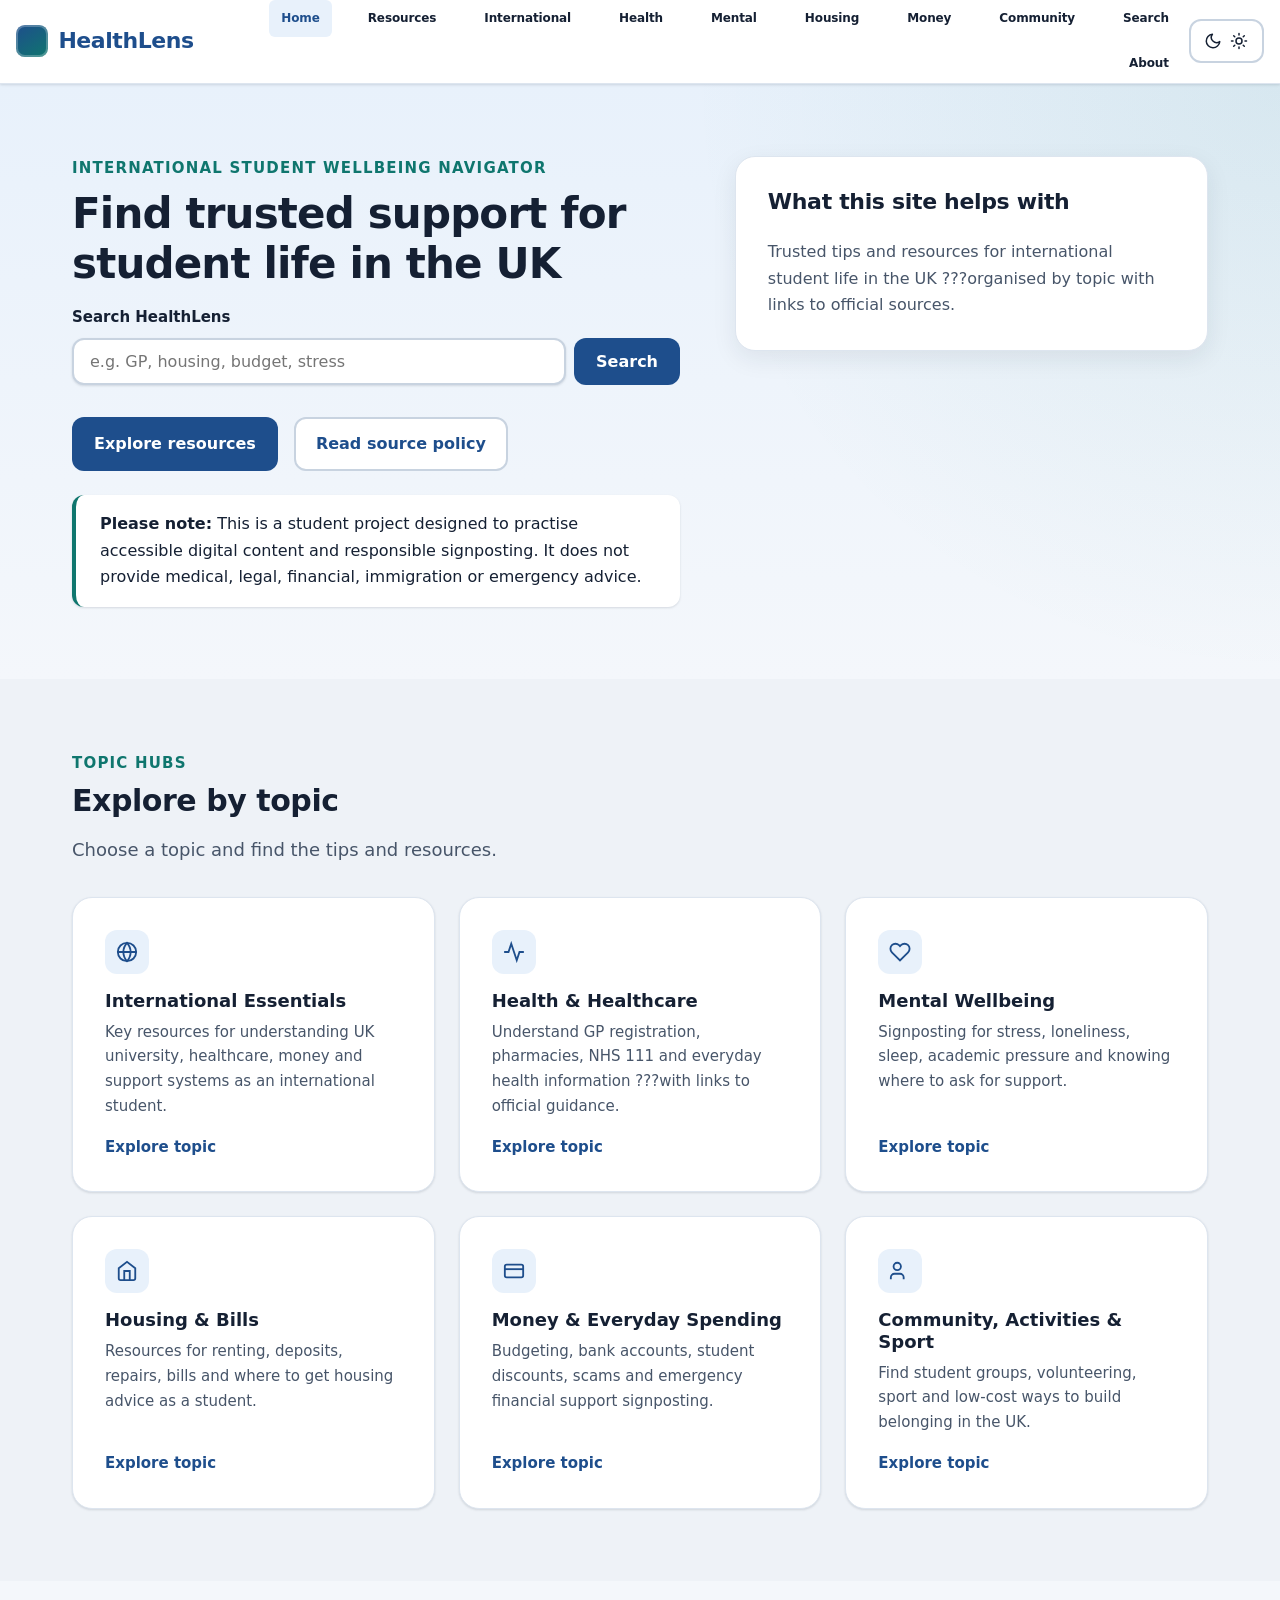
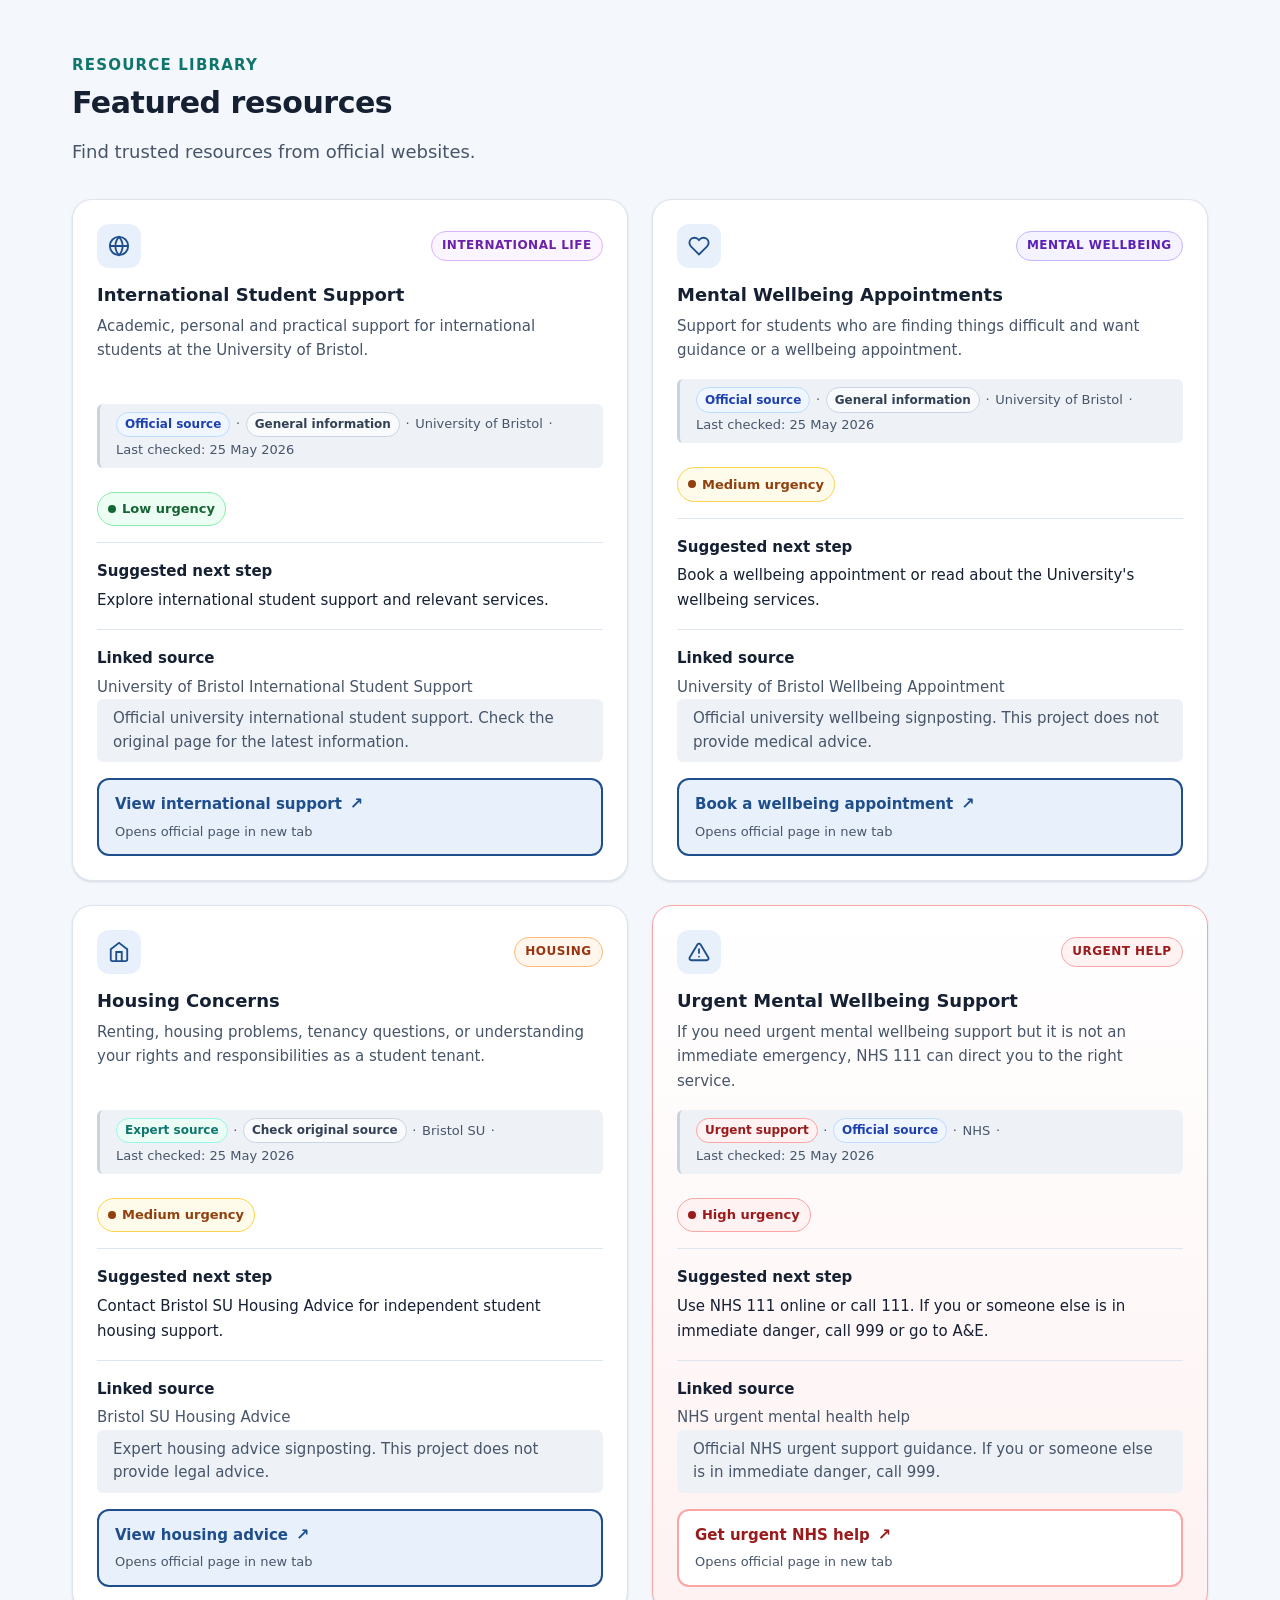
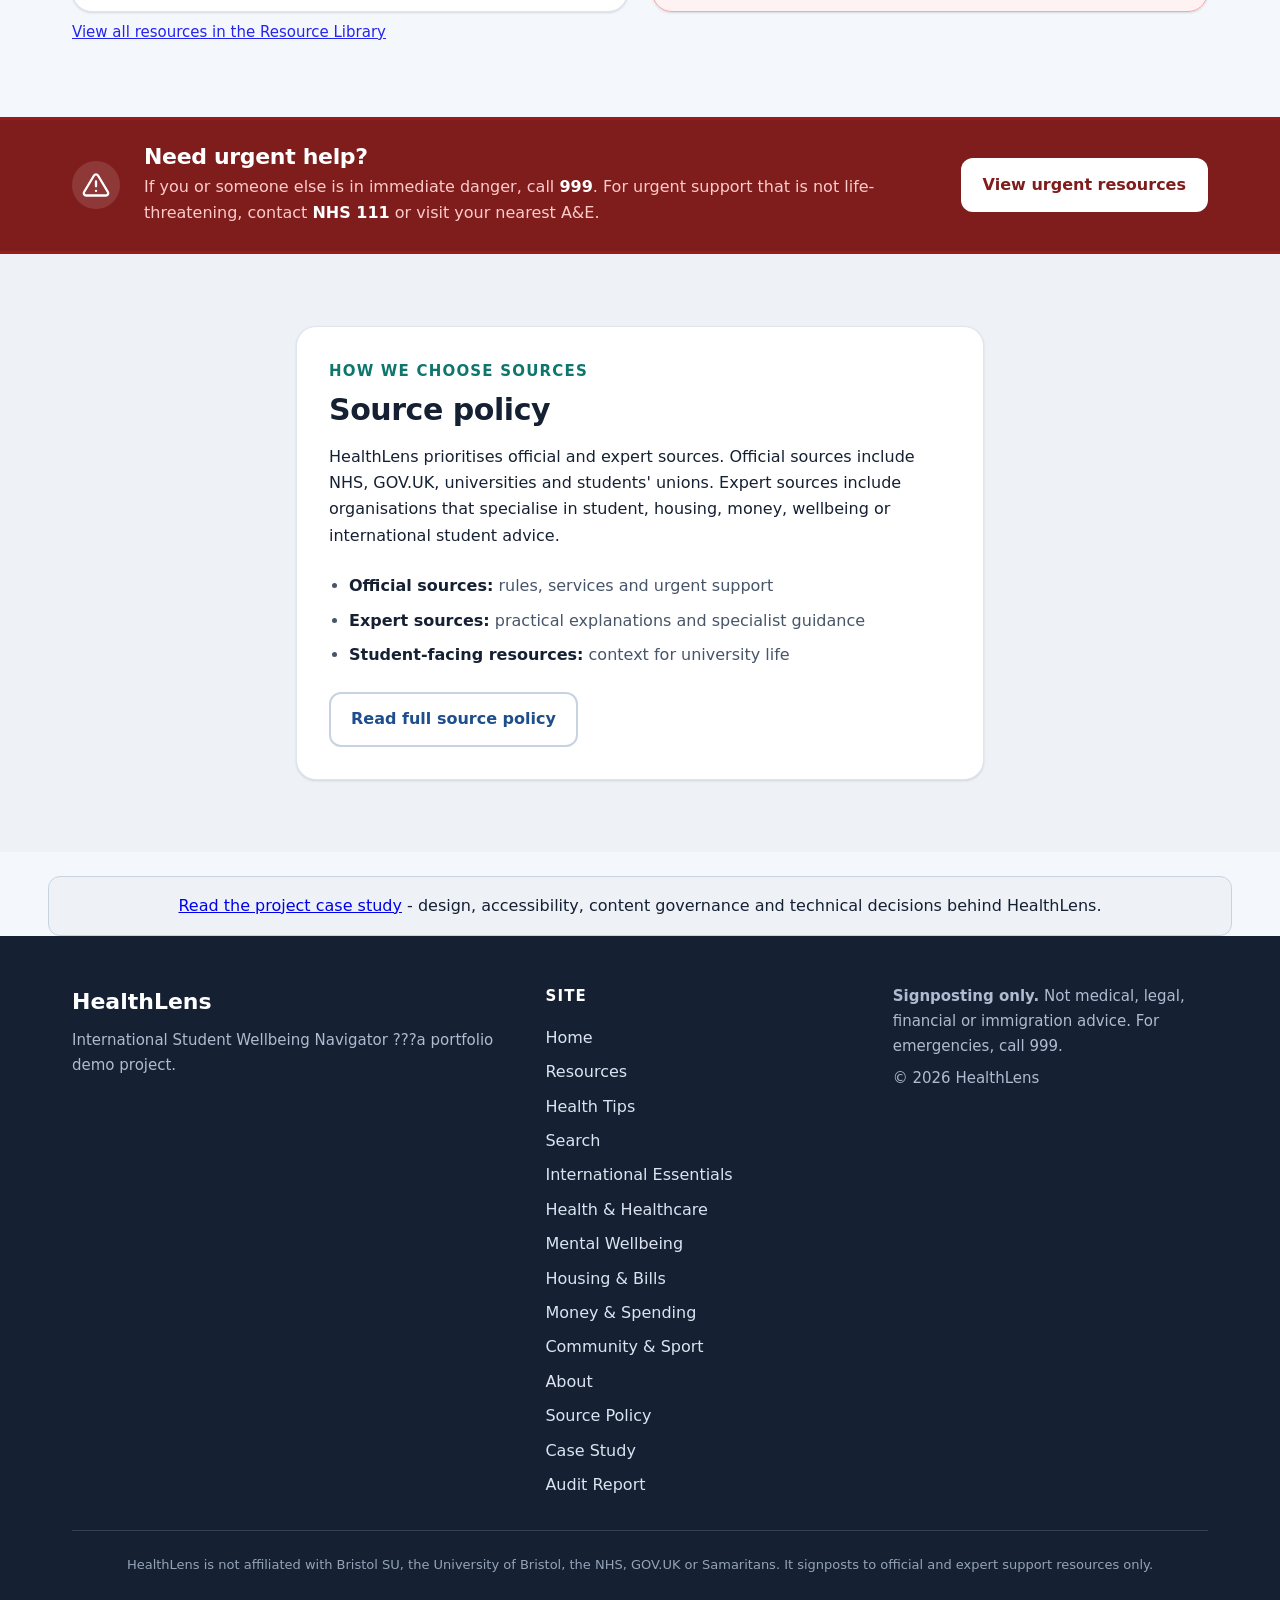
<file: index.html>
<!DOCTYPE html>
<html lang="en">
<head>
  <meta charset="UTF-8">
  <meta name="viewport" content="width=device-width, initial-scale=1.0">
  <meta name="description" content="HealthLens helps international students in the UK navigate official and expert resources for studying, wellbeing, healthcare, housing, money, community and everyday life.">
  <title>HealthLens - International Student Wellbeing Navigator</title>
  <link rel="icon" href="./assets/favicon.svg" type="image/svg+xml">
  <link rel="stylesheet" href="./styles.css">
  <script>
    (function () {
      try {
        var stored = localStorage.getItem("healthlens-theme");
        if (stored === "light" || stored === "dark") {
          document.documentElement.setAttribute("data-theme", stored);
        } else if (window.matchMedia("(prefers-color-scheme: dark)").matches) {
          document.documentElement.setAttribute("data-theme", "dark");
        } else {
          document.documentElement.setAttribute("data-theme", "light");
        }
      } catch (error) {
        document.documentElement.setAttribute("data-theme", "light");
      }
    })();
  </script>
</head>
<body>
  <a class="skip-link" href="#main-content">Skip to main content</a>

  <header class="site-header">
    <div class="container header-inner">
      <a class="site-logo" href="./index.html">
        <span class="site-logo__mark" aria-hidden="true"></span>
        <span class="site-logo__text">HealthLens</span>
      </a>

      <nav id="site-nav" class="site-nav" aria-label="Main navigation">
        <ul class="nav-list nav-list--global">
          <li><a href="./index.html" aria-current="page">Home</a></li>
          <li><a href="./resources.html" title="Resources">Resources</a></li>
          <li><a href="./international-essentials.html" title="International Essentials">International</a></li>
          <li><a href="./health-healthcare.html" title="Health and Healthcare">Health</a></li>
          <li><a href="./mental-wellbeing.html" title="Mental Wellbeing">Mental</a></li>
          <li><a href="./housing-bills.html" title="Housing and Bills">Housing</a></li>
          <li><a href="./money-spending.html" title="Money and Spending">Money</a></li>
          <li><a href="./community-activities-sport.html" title="Community, Activities and Sport">Community</a></li>
          <li><a href="./search.html" title="Search HealthLens">Search</a></li>
          <li><a href="./about.html">About</a></li>
        </ul>
      </nav>

      <div class="header-actions">
        <button type="button" id="theme-toggle" class="theme-toggle" aria-label="Switch to dark mode" aria-pressed="false">
          <span class="theme-toggle__icon theme-toggle__icon--light" aria-hidden="true">
            <svg width="18" height="18" viewBox="0 0 24 24" fill="none" xmlns="http://www.w3.org/2000/svg"><path d="M21 12.79A9 9 0 1 1 11.21 3 7 7 0 0 0 21 12.79Z" stroke="currentColor" stroke-width="2" stroke-linecap="round" stroke-linejoin="round"/></svg>
          </span>
          <span class="theme-toggle__icon theme-toggle__icon--dark" aria-hidden="true" hidden>
            <svg width="18" height="18" viewBox="0 0 24 24" fill="none" xmlns="http://www.w3.org/2000/svg"><circle cx="12" cy="12" r="4" stroke="currentColor" stroke-width="2"/><path d="M12 2v2M12 20v2M4.93 4.93l1.41 1.41M17.66 17.66l1.41 1.41M2 12h2M20 12h2M4.93 19.07l1.41-1.41M17.66 6.34l1.41-1.41" stroke="currentColor" stroke-width="2" stroke-linecap="round"/></svg>
          </span>
          <span class="theme-toggle__text">Dark mode</span>
        </button>
        <button class="nav-toggle" type="button" aria-expanded="false" aria-controls="site-nav" aria-label="Open navigation menu">
          <span class="nav-toggle-bar" aria-hidden="true"></span>
          <span class="nav-toggle-bar" aria-hidden="true"></span>
          <span class="nav-toggle-bar" aria-hidden="true"></span>
        </button>
      </div>
    </div>
  </header>

  <main id="main-content">
    <section id="hero" class="hero" aria-labelledby="hero-heading">
      <div class="container hero-grid">
        <div class="hero-content">
          <p class="hero-eyebrow">International Student Wellbeing Navigator</p>
          <h1 id="hero-heading">Find trusted support for student life in the UK</h1>
          <form class="hero-search-form" action="./search.html" method="get" role="search" aria-label="Search HealthLens">
            <label for="home-search-input">Search HealthLens</label>
            <div class="hero-search-form__row">
              <input type="search" id="home-search-input" name="q" autocomplete="off" placeholder="e.g. GP, housing, budget, stress">
              <button type="submit" class="btn btn-primary">Search</button>
            </div>
          </form>
          <div class="hero-actions">
            <a class="btn btn-primary" href="./resources.html">Explore resources</a>
            <a class="btn btn-secondary" href="./about.html#source-policy">Read source policy</a>
          </div>
          <p class="disclaimer" role="note">
            <strong>Please note:</strong> This is a student project designed to practise accessible digital content and responsible signposting.
            It does not provide medical, legal, financial, immigration or emergency advice.
          </p>
        </div>

        <aside class="hero-panel" aria-labelledby="what-helps-heading">
          <h2 id="what-helps-heading" class="hero-panel__title">What this site helps with</h2>
          <p class="hero-panel__summary">Trusted tips and resources for international student life in the UK ???organised by topic with links to official sources.</p>
        </aside>
      </div>
    </section>

    <section class="section section--alt" aria-labelledby="topics-heading">
      <div class="container">
        <header class="section-header">
          <p class="section-eyebrow">Topic hubs</p>
          <h2 id="topics-heading">Explore by topic</h2>
          <p class="section-intro">Choose a topic and find the tips and resources.</p>
        </header>

        <ul class="topic-cards-grid">
          <li class="topic-card">
            <span class="topic-card__icon" aria-hidden="true"><svg width="22" height="22" viewBox="0 0 24 24" fill="none"><circle cx="12" cy="12" r="10" stroke="currentColor" stroke-width="2"/><path d="M2 12h20M12 2a15.3 15.3 0 0 1 4 10 15.3 15.3 0 0 1-4 10 15.3 15.3 0 0 1-4-10 15.3 15.3 0 0 1 4-10Z" stroke="currentColor" stroke-width="2"/></svg></span>
            <h3>International Essentials</h3>
            <p>Key resources for understanding UK university, healthcare, money and support systems as an international student.</p>
            <a class="topic-card__link" href="./international-essentials.html">Explore topic</a>
          </li>
          <li class="topic-card">
            <span class="topic-card__icon" aria-hidden="true"><svg width="22" height="22" viewBox="0 0 24 24" fill="none"><path d="M22 12h-4l-3 9L9 3l-3 9H2" stroke="currentColor" stroke-width="2" stroke-linecap="round"/></svg></span>
            <h3>Health &amp; Healthcare</h3>
            <p>Understand GP registration, pharmacies, NHS 111 and everyday health information ???with links to official guidance.</p>
            <a class="topic-card__link" href="./health-healthcare.html">Explore topic</a>
          </li>
          <li class="topic-card">
            <span class="topic-card__icon" aria-hidden="true"><svg width="22" height="22" viewBox="0 0 24 24" fill="none"><path d="M20.84 4.61a5.5 5.5 0 0 0-7.78 0L12 5.67l-1.06-1.06a5.5 5.5 0 0 0-7.78 7.78l1.06 1.06L12 21.23l7.78-7.78 1.06-1.06a5.5 5.5 0 0 0 0-7.78Z" stroke="currentColor" stroke-width="2"/></svg></span>
            <h3>Mental Wellbeing</h3>
            <p>Signposting for stress, loneliness, sleep, academic pressure and knowing where to ask for support.</p>
            <a class="topic-card__link" href="./mental-wellbeing.html">Explore topic</a>
          </li>
          <li class="topic-card">
            <span class="topic-card__icon" aria-hidden="true"><svg width="22" height="22" viewBox="0 0 24 24" fill="none"><path d="m3 9 9-7 9 7v11a2 2 0 0 1-2 2H5a2 2 0 0 1-2-2Z" stroke="currentColor" stroke-width="2"/><path d="M9 22V12h6v10" stroke="currentColor" stroke-width="2"/></svg></span>
            <h3>Housing &amp; Bills</h3>
            <p>Resources for renting, deposits, repairs, bills and where to get housing advice as a student.</p>
            <a class="topic-card__link" href="./housing-bills.html">Explore topic</a>
          </li>
          <li class="topic-card">
            <span class="topic-card__icon" aria-hidden="true"><svg width="22" height="22" viewBox="0 0 24 24" fill="none"><rect x="2" y="5" width="20" height="14" rx="2" stroke="currentColor" stroke-width="2"/><path d="M2 10h20" stroke="currentColor" stroke-width="2"/></svg></span>
            <h3>Money &amp; Everyday Spending</h3>
            <p>Budgeting, bank accounts, student discounts, scams and emergency financial support signposting.</p>
            <a class="topic-card__link" href="./money-spending.html">Explore topic</a>
          </li>
          <li class="topic-card">
            <span class="topic-card__icon" aria-hidden="true"><svg width="22" height="22" viewBox="0 0 24 24" fill="none"><path d="M16 21v-2a4 4 0 0 0-4-4H6a4 4 0 0 0-4 4v2" stroke="currentColor" stroke-width="2"/><circle cx="9" cy="7" r="4" stroke="currentColor" stroke-width="2"/></svg></span>
            <h3>Community, Activities &amp; Sport</h3>
            <p>Find student groups, volunteering, sport and low-cost ways to build belonging in the UK.</p>
            <a class="topic-card__link" href="./community-activities-sport.html">Explore topic</a>
          </li>
        </ul>
      </div>
    </section>

    <section class="section" aria-labelledby="featured-heading">
      <div class="container">
        <header class="section-header">
          <p class="section-eyebrow">Resource library</p>
          <h2 id="featured-heading">Featured resources</h2>
          <p class="section-intro">Find trusted resources from official websites.</p>
        </header>

        <div id="featured-resources" class="featured-resources-grid" data-featured-ids="international-support,mental-wellbeing,housing-concerns,urgent-mental-health" aria-live="polite"></div>

        <p class="content-meta"><a href="./resources.html">View all resources in the Resource Library</a></p>
      </div>
    </section>

    <aside class="crisis-banner" aria-labelledby="crisis-heading">
      <div class="container crisis-banner__inner">
        <div class="crisis-banner__icon" aria-hidden="true">
          <svg width="28" height="28" viewBox="0 0 24 24" fill="none"><path d="M12 9v4m0 4h.01M10.29 3.86 1.82 18a2 2 0 0 0 1.71 3h16.94a2 2 0 0 0 1.71-3L13.71 3.86a2 2 0 0 0-3.42 0Z" stroke="currentColor" stroke-width="2" stroke-linecap="round"/></svg>
        </div>
        <div class="crisis-banner__content">
          <h2 id="crisis-heading">Need urgent help?</h2>
          <p>If you or someone else is in immediate danger, call <strong>999</strong>. For urgent support that is not life-threatening, contact <strong>NHS 111</strong> or visit your nearest A&amp;E.</p>
        </div>
        <a class="btn btn-crisis" href="./resources.html?category=urgent-help">View urgent resources</a>
      </div>
    </aside>

    <section class="section section--alt" aria-labelledby="policy-preview-heading">
      <div class="container container--narrow">
        <div class="source-policy-preview">
          <p class="section-eyebrow">How we choose sources</p>
          <h2 id="policy-preview-heading">Source policy</h2>
          <p>HealthLens prioritises official and expert sources. Official sources include NHS, GOV.UK, universities and students' unions. Expert sources include organisations that specialise in student, housing, money, wellbeing or international student advice.</p>
          <ul class="source-policy-list">
            <li><strong>Official sources:</strong> rules, services and urgent support</li>
            <li><strong>Expert sources:</strong> practical explanations and specialist guidance</li>
            <li><strong>Student-facing resources:</strong> context for university life</li>
          </ul>
          <a class="btn btn-secondary" href="./about.html#source-policy">Read full source policy</a>
        </div>
      </div>
    </section>

    <section class="home-case-study-cta container" aria-labelledby="case-study-cta-heading">
      <h2 id="case-study-cta-heading" class="visually-hidden">Project documentation</h2>
      <p><a href="./case-study.html">Read the project case study</a> - design, accessibility, content governance and technical decisions behind HealthLens.</p>
    </section>
  </main>

  <footer class="site-footer">
    <div class="container footer-grid">
      <div class="footer-brand">
        <p class="footer-logo">HealthLens</p>
        <p class="footer-tagline">International Student Wellbeing Navigator ???a portfolio demo project.</p>
      </div>
      <nav class="footer-nav" aria-label="Footer navigation">
        <p class="footer-nav__title">Site</p>
        <ul>
          <li><a href="./index.html">Home</a></li>
          <li><a href="./resources.html">Resources</a></li>
          <li><a href="./guides.html">Health Tips</a></li>
          <li><a href="./search.html">Search</a></li>
          <li><a href="./international-essentials.html">International Essentials</a></li>
          <li><a href="./health-healthcare.html">Health &amp; Healthcare</a></li>
          <li><a href="./mental-wellbeing.html">Mental Wellbeing</a></li>
          <li><a href="./housing-bills.html">Housing &amp; Bills</a></li>
          <li><a href="./money-spending.html">Money &amp; Spending</a></li>
          <li><a href="./community-activities-sport.html">Community &amp; Sport</a></li>
          <li><a href="./about.html">About</a></li>
          <li><a href="./about.html#source-policy">Source Policy</a></li>
          <li><a href="./case-study.html">Case Study</a></li>
          <li><a href="./audit-report.html">Audit Report</a></li>
        </ul>
      </nav>
      <div class="footer-meta">
        <p class="footer-disclaimer"><strong>Signposting only.</strong> Not medical, legal, financial or immigration advice. For emergencies, call 999.</p>
        <p class="footer-copy">&copy; 2026 HealthLens</p>
      </div>
    </div>
    <div class="container">
      <p class="site-footnote" role="note">HealthLens is not affiliated with Bristol SU, the University of Bristol, the NHS, GOV.UK or Samaritans. It signposts to official and expert support resources only.</p>
    </div>
  </footer>

  <script src="./script.js"></script>
</body>
</html>
</file>
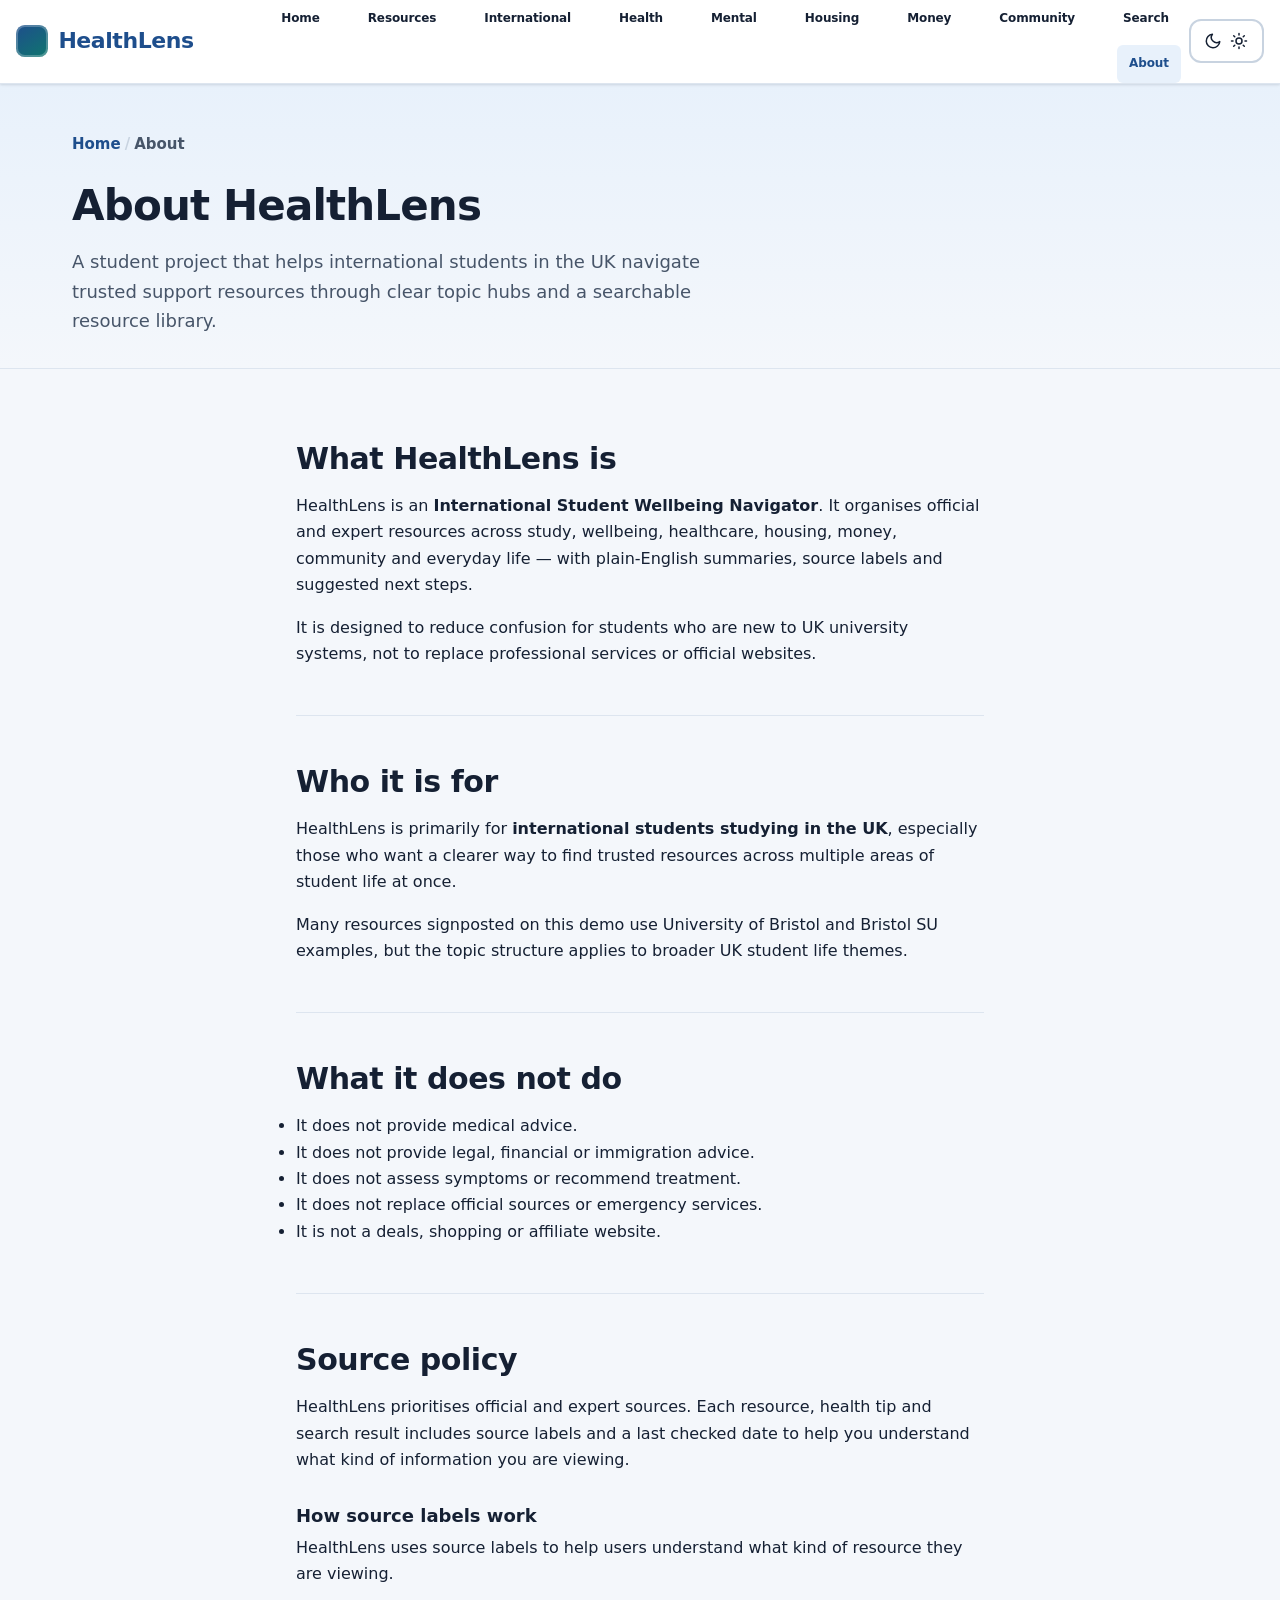
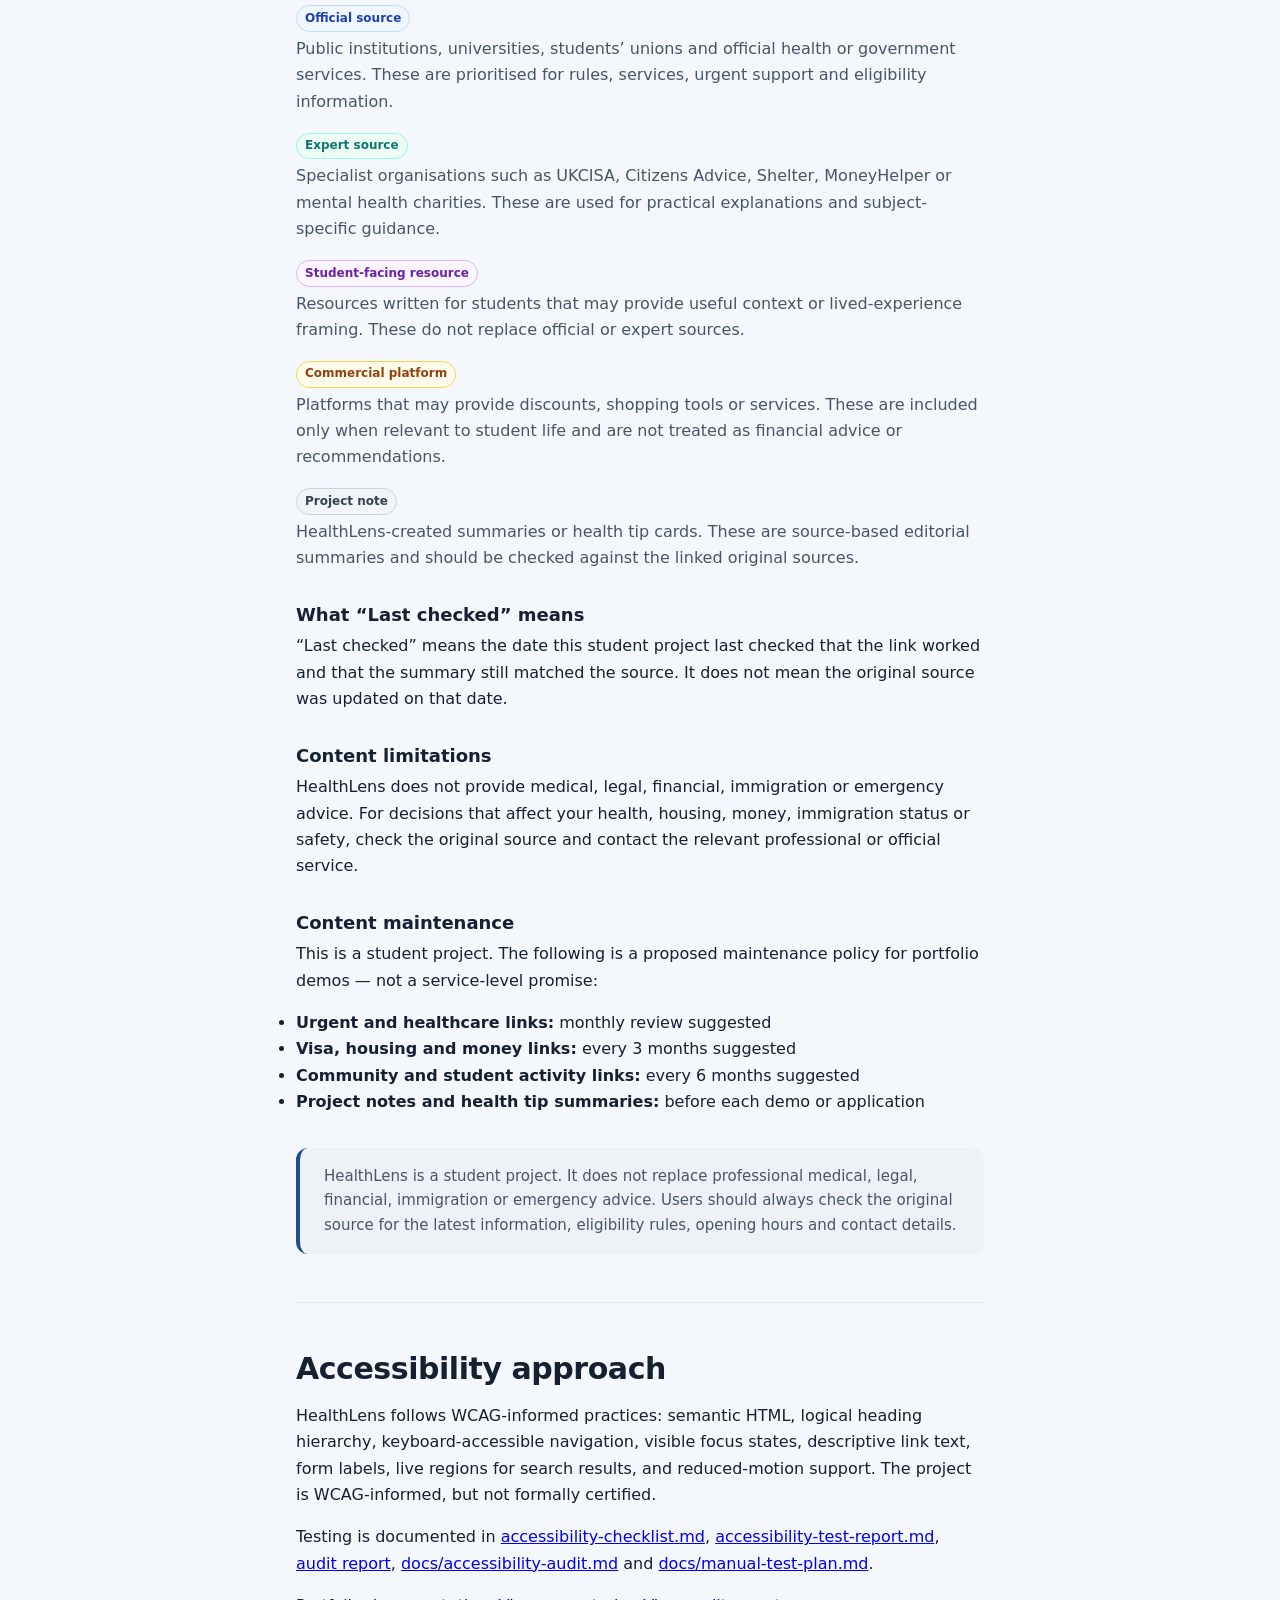
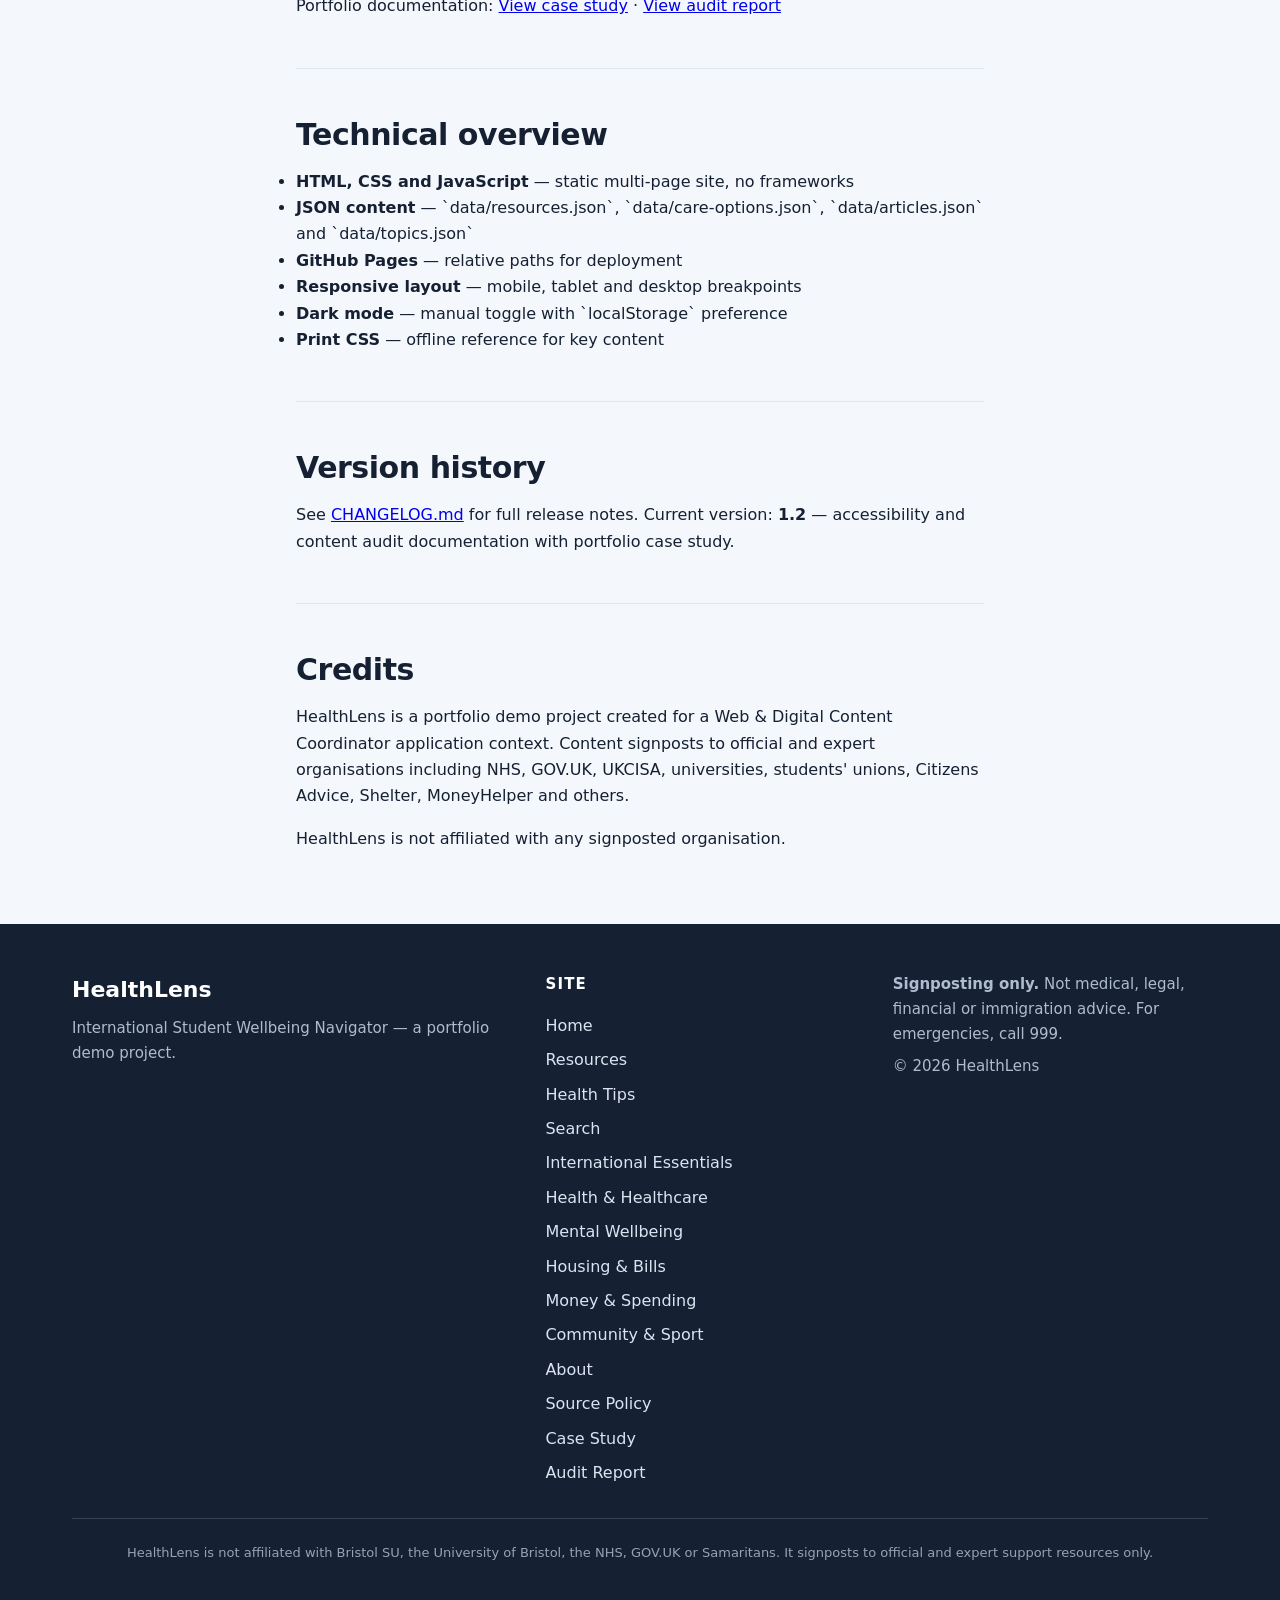
<file: about.html>
<!DOCTYPE html>
<html lang="en">
<head>
  <meta charset="UTF-8">
  <meta name="viewport" content="width=device-width, initial-scale=1.0">
  <meta name="description" content="About HealthLens — an international student wellbeing navigator, source policy, limitations, accessibility approach and technical overview.">
  <title>About — HealthLens</title>
  <link rel="icon" href="./assets/favicon.svg" type="image/svg+xml">
  <link rel="stylesheet" href="./styles.css">
  <script>
    (function () {
      try {
        var stored = localStorage.getItem("healthlens-theme");
        if (stored === "light" || stored === "dark") {
          document.documentElement.setAttribute("data-theme", stored);
        } else if (window.matchMedia("(prefers-color-scheme: dark)").matches) {
          document.documentElement.setAttribute("data-theme", "dark");
        } else {
          document.documentElement.setAttribute("data-theme", "light");
        }
      } catch (error) {
        document.documentElement.setAttribute("data-theme", "light");
      }
    })();
  </script>
</head>
<body>
  <a class="skip-link" href="#main-content">Skip to main content</a>

  <header class="site-header">
    <div class="container header-inner">
      <a class="site-logo" href="./index.html">
        <span class="site-logo__mark" aria-hidden="true"></span>
        <span class="site-logo__text">HealthLens</span>
      </a>
      <nav id="site-nav" class="site-nav" aria-label="Main navigation">
        <ul class="nav-list nav-list--global">
          <li><a href="./index.html">Home</a></li>
          <li><a href="./resources.html" title="Resources">Resources</a></li>
          <li><a href="./international-essentials.html" title="International Essentials">International</a></li>
          <li><a href="./health-healthcare.html" title="Health and Healthcare">Health</a></li>
          <li><a href="./mental-wellbeing.html" title="Mental Wellbeing">Mental</a></li>
          <li><a href="./housing-bills.html" title="Housing and Bills">Housing</a></li>
          <li><a href="./money-spending.html" title="Money and Spending">Money</a></li>
          <li><a href="./community-activities-sport.html" title="Community, Activities and Sport">Community</a></li>
          <li><a href="./search.html" title="Search HealthLens">Search</a></li>
          <li><a href="./about.html" aria-current="page">About</a></li>
        </ul>
      </nav>
      <div class="header-actions">
        <button type="button" id="theme-toggle" class="theme-toggle" aria-label="Switch to dark mode" aria-pressed="false">
          <span class="theme-toggle__icon theme-toggle__icon--light" aria-hidden="true">
            <svg width="18" height="18" viewBox="0 0 24 24" fill="none"><path d="M21 12.79A9 9 0 1 1 11.21 3 7 7 0 0 0 21 12.79Z" stroke="currentColor" stroke-width="2" stroke-linecap="round" stroke-linejoin="round"/></svg>
          </span>
          <span class="theme-toggle__icon theme-toggle__icon--dark" aria-hidden="true" hidden>
            <svg width="18" height="18" viewBox="0 0 24 24" fill="none"><circle cx="12" cy="12" r="4" stroke="currentColor" stroke-width="2"/><path d="M12 2v2M12 20v2M4.93 4.93l1.41 1.41M17.66 17.66l1.41 1.41M2 12h2M20 12h2M4.93 19.07l1.41-1.41M17.66 6.34l1.41-1.41" stroke="currentColor" stroke-width="2" stroke-linecap="round"/></svg>
          </span>
          <span class="theme-toggle__text">Dark mode</span>
        </button>
        <button class="nav-toggle" type="button" aria-expanded="false" aria-controls="site-nav" aria-label="Open navigation menu">
          <span class="nav-toggle-bar" aria-hidden="true"></span>
          <span class="nav-toggle-bar" aria-hidden="true"></span>
          <span class="nav-toggle-bar" aria-hidden="true"></span>
        </button>
      </div>
    </div>
  </header>

  <main id="main-content">
    <section class="topic-hero" aria-labelledby="about-heading">
      <div class="container">
        <nav class="breadcrumb" aria-label="Breadcrumb">
          <ol>
            <li><a href="./index.html">Home</a></li>
            <li aria-current="page">About</li>
          </ol>
        </nav>
        <h1 id="about-heading">About HealthLens</h1>
        <p class="topic-summary">A student project that helps international students in the UK navigate trusted support resources through clear topic hubs and a searchable resource library.</p>
      </div>
    </section>

    <section class="section">
      <div class="container container--narrow">
        <article class="about-section" aria-labelledby="what-is-heading">
          <h2 id="what-is-heading">What HealthLens is</h2>
          <p>HealthLens is an <strong>International Student Wellbeing Navigator</strong>. It organises official and expert resources across study, wellbeing, healthcare, housing, money, community and everyday life — with plain-English summaries, source labels and suggested next steps.</p>
          <p>It is designed to reduce confusion for students who are new to UK university systems, not to replace professional services or official websites.</p>
        </article>

        <article class="about-section" aria-labelledby="who-for-heading">
          <h2 id="who-for-heading">Who it is for</h2>
          <p>HealthLens is primarily for <strong>international students studying in the UK</strong>, especially those who want a clearer way to find trusted resources across multiple areas of student life at once.</p>
          <p>Many resources signposted on this demo use University of Bristol and Bristol SU examples, but the topic structure applies to broader UK student life themes.</p>
        </article>

        <article class="about-section" aria-labelledby="what-not-heading">
          <h2 id="what-not-heading">What it does not do</h2>
          <ul>
            <li>It does not provide medical advice.</li>
            <li>It does not provide legal, financial or immigration advice.</li>
            <li>It does not assess symptoms or recommend treatment.</li>
            <li>It does not replace official sources or emergency services.</li>
            <li>It is not a deals, shopping or affiliate website.</li>
          </ul>
        </article>

        <article id="source-policy" class="about-section source-policy" aria-labelledby="source-policy-heading">
          <h2 id="source-policy-heading">Source policy</h2>
          <p>HealthLens prioritises official and expert sources. Each resource, health tip and search result includes source labels and a last checked date to help you understand what kind of information you are viewing.</p>

          <h3 id="source-labels-heading">How source labels work</h3>
          <p>HealthLens uses source labels to help users understand what kind of resource they are viewing.</p>
          <dl class="source-policy-definitions">
            <dt><span class="source-label source-label--official">Official source</span></dt>
            <dd>Public institutions, universities, students’ unions and official health or government services. These are prioritised for rules, services, urgent support and eligibility information.</dd>
            <dt><span class="source-label source-label--expert">Expert source</span></dt>
            <dd>Specialist organisations such as UKCISA, Citizens Advice, Shelter, MoneyHelper or mental health charities. These are used for practical explanations and subject-specific guidance.</dd>
            <dt><span class="source-label source-label--student">Student-facing resource</span></dt>
            <dd>Resources written for students that may provide useful context or lived-experience framing. These do not replace official or expert sources.</dd>
            <dt><span class="source-label source-label--commercial">Commercial platform</span></dt>
            <dd>Platforms that may provide discounts, shopping tools or services. These are included only when relevant to student life and are not treated as financial advice or recommendations.</dd>
            <dt><span class="source-label source-label--project">Project note</span></dt>
            <dd>HealthLens-created summaries or health tip cards. These are source-based editorial summaries and should be checked against the linked original sources.</dd>
          </dl>

          <h3 id="last-checked-heading">What “Last checked” means</h3>
          <p>“Last checked” means the date this student project last checked that the link worked and that the summary still matched the source. It does not mean the original source was updated on that date.</p>

          <h3 id="content-limitations-heading">Content limitations</h3>
          <p>HealthLens does not provide medical, legal, financial, immigration or emergency advice. For decisions that affect your health, housing, money, immigration status or safety, check the original source and contact the relevant professional or official service.</p>

          <h3 id="content-maintenance-heading">Content maintenance</h3>
          <p>This is a student project. The following is a proposed maintenance policy for portfolio demos — not a service-level promise:</p>
          <ul>
            <li><strong>Urgent and healthcare links:</strong> monthly review suggested</li>
            <li><strong>Visa, housing and money links:</strong> every 3 months suggested</li>
            <li><strong>Community and student activity links:</strong> every 6 months suggested</li>
            <li><strong>Project notes and health tip summaries:</strong> before each demo or application</li>
          </ul>

          <p class="source-policy-disclaimer" role="note">HealthLens is a student project. It does not replace professional medical, legal, financial, immigration or emergency advice. Users should always check the original source for the latest information, eligibility rules, opening hours and contact details.</p>
        </article>

        <article class="about-section" aria-labelledby="a11y-heading">
          <h2 id="a11y-heading">Accessibility approach</h2>
          <p>HealthLens follows WCAG-informed practices: semantic HTML, logical heading hierarchy, keyboard-accessible navigation, visible focus states, descriptive link text, form labels, live regions for search results, and reduced-motion support. The project is WCAG-informed, but not formally certified.</p>
          <p>Testing is documented in <a href="./accessibility-checklist.md">accessibility-checklist.md</a>, <a href="./accessibility-test-report.md">accessibility-test-report.md</a>, <a href="./audit-report.html">audit report</a>, <a href="./docs/accessibility-audit.md">docs/accessibility-audit.md</a> and <a href="./docs/manual-test-plan.md">docs/manual-test-plan.md</a>.</p>
          <p>Portfolio documentation: <a href="./case-study.html">View case study</a> · <a href="./audit-report.html">View audit report</a></p>
        </article>

        <article class="about-section" aria-labelledby="tech-heading">
          <h2 id="tech-heading">Technical overview</h2>
          <ul>
            <li><strong>HTML, CSS and JavaScript</strong> — static multi-page site, no frameworks</li>
            <li><strong>JSON content</strong> — `data/resources.json`, `data/care-options.json`, `data/articles.json` and `data/topics.json`</li>
            <li><strong>GitHub Pages</strong> — relative paths for deployment</li>
            <li><strong>Responsive layout</strong> — mobile, tablet and desktop breakpoints</li>
            <li><strong>Dark mode</strong> — manual toggle with `localStorage` preference</li>
            <li><strong>Print CSS</strong> — offline reference for key content</li>
          </ul>
        </article>

        <article class="about-section" aria-labelledby="version-heading">
          <h2 id="version-heading">Version history</h2>
          <p>See <a href="./CHANGELOG.md">CHANGELOG.md</a> for full release notes. Current version: <strong>1.2</strong> — accessibility and content audit documentation with portfolio case study.</p>
        </article>

        <article class="about-section" aria-labelledby="credits-heading">
          <h2 id="credits-heading">Credits</h2>
          <p>HealthLens is a portfolio demo project created for a Web &amp; Digital Content Coordinator application context. Content signposts to official and expert organisations including NHS, GOV.UK, UKCISA, universities, students' unions, Citizens Advice, Shelter, MoneyHelper and others.</p>
          <p>HealthLens is not affiliated with any signposted organisation.</p>
        </article>
      </div>
    </section>
  </main>

  <footer class="site-footer">
    <div class="container footer-grid">
      <div class="footer-brand">
        <p class="footer-logo">HealthLens</p>
        <p class="footer-tagline">International Student Wellbeing Navigator — a portfolio demo project.</p>
      </div>
      <nav class="footer-nav" aria-label="Footer navigation">
        <p class="footer-nav__title">Site</p>
        <ul>
          <li><a href="./index.html">Home</a></li>
          <li><a href="./resources.html">Resources</a></li>
          <li><a href="./guides.html">Health Tips</a></li>
          <li><a href="./search.html">Search</a></li>
          <li><a href="./international-essentials.html">International Essentials</a></li>
          <li><a href="./health-healthcare.html">Health &amp; Healthcare</a></li>
          <li><a href="./mental-wellbeing.html">Mental Wellbeing</a></li>
          <li><a href="./housing-bills.html">Housing &amp; Bills</a></li>
          <li><a href="./money-spending.html">Money &amp; Spending</a></li>
          <li><a href="./community-activities-sport.html">Community &amp; Sport</a></li>
          <li><a href="./about.html">About</a></li>
          <li><a href="./about.html#source-policy">Source Policy</a></li>
          <li><a href="./case-study.html">Case Study</a></li>
          <li><a href="./audit-report.html">Audit Report</a></li>
        </ul>
      </nav>
      <div class="footer-meta">
        <p class="footer-disclaimer"><strong>Signposting only.</strong> Not medical, legal, financial or immigration advice. For emergencies, call 999.</p>
        <p class="footer-copy">&copy; 2026 HealthLens</p>
      </div>
    </div>
    <div class="container">
      <p class="site-footnote" role="note">HealthLens is not affiliated with Bristol SU, the University of Bristol, the NHS, GOV.UK or Samaritans. It signposts to official and expert support resources only.</p>
    </div>
  </footer>

  <script src="./script.js"></script>
</body>
</html>
</file>
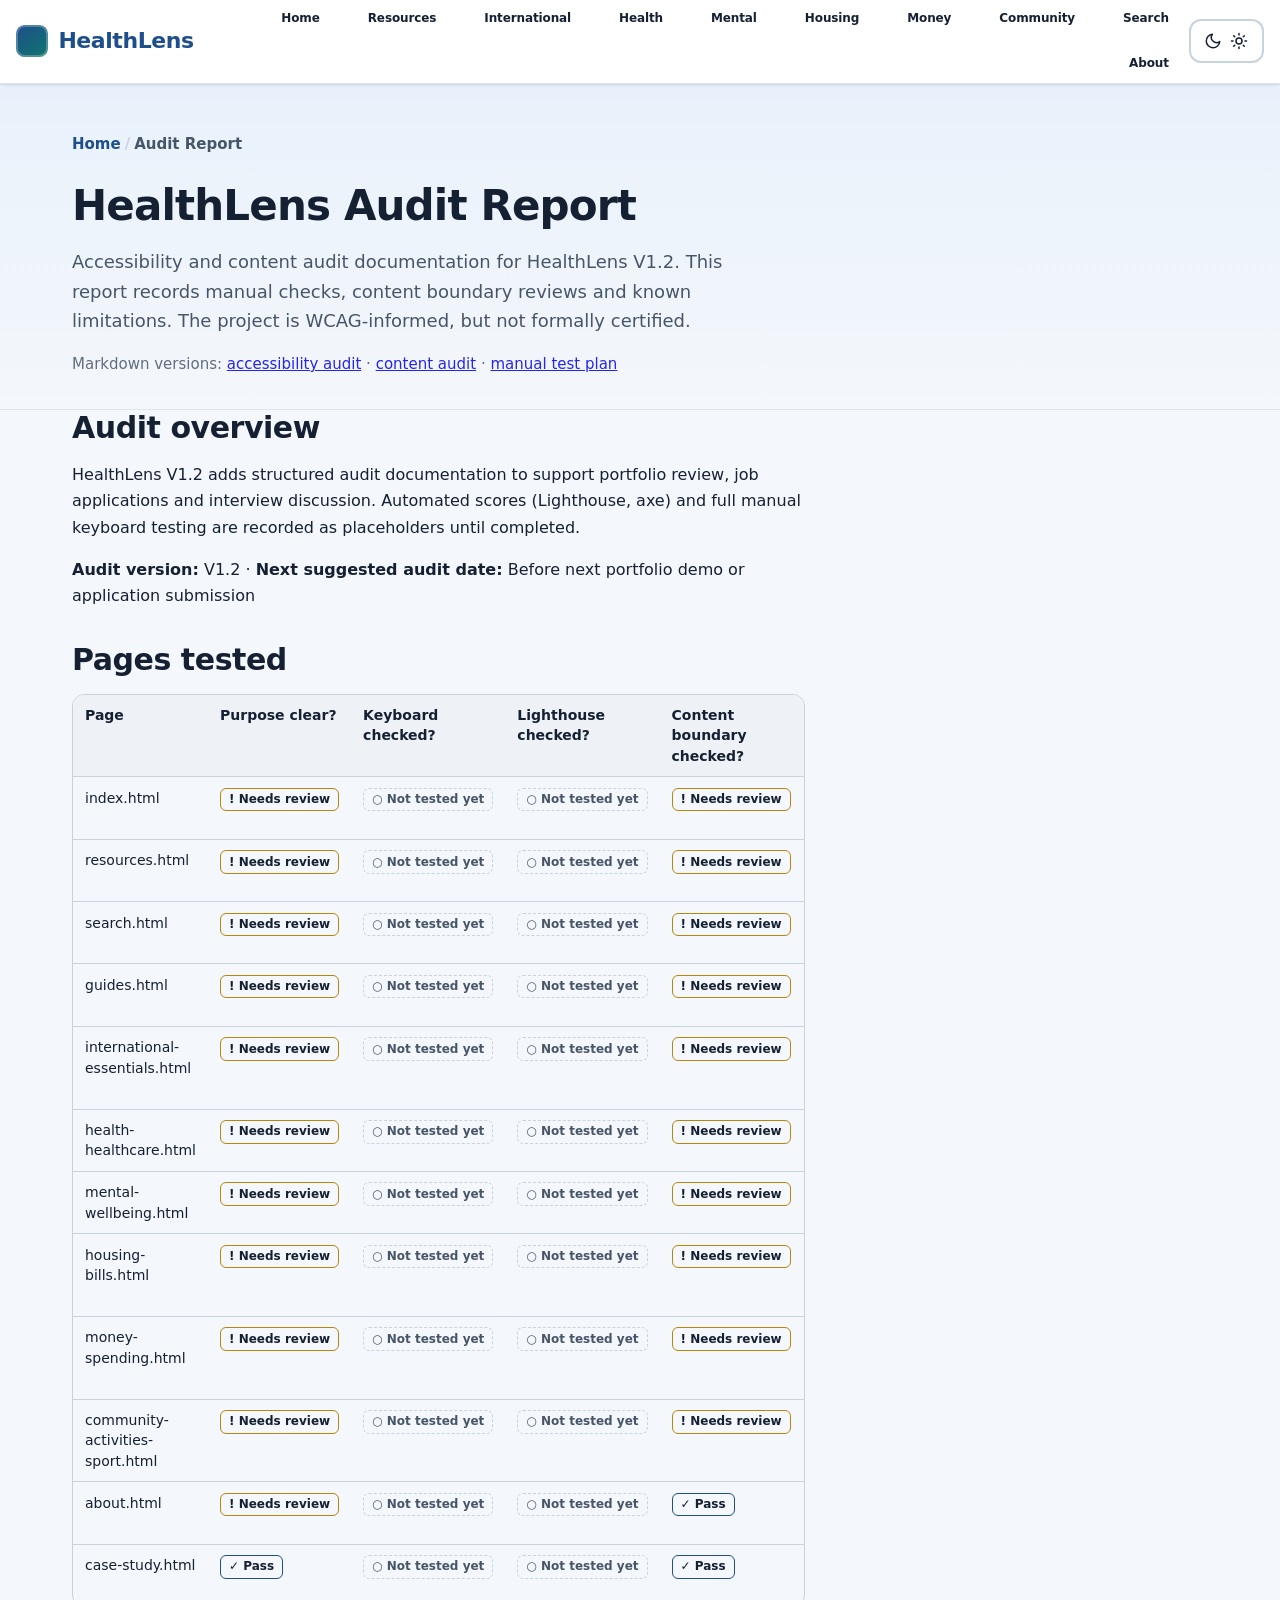
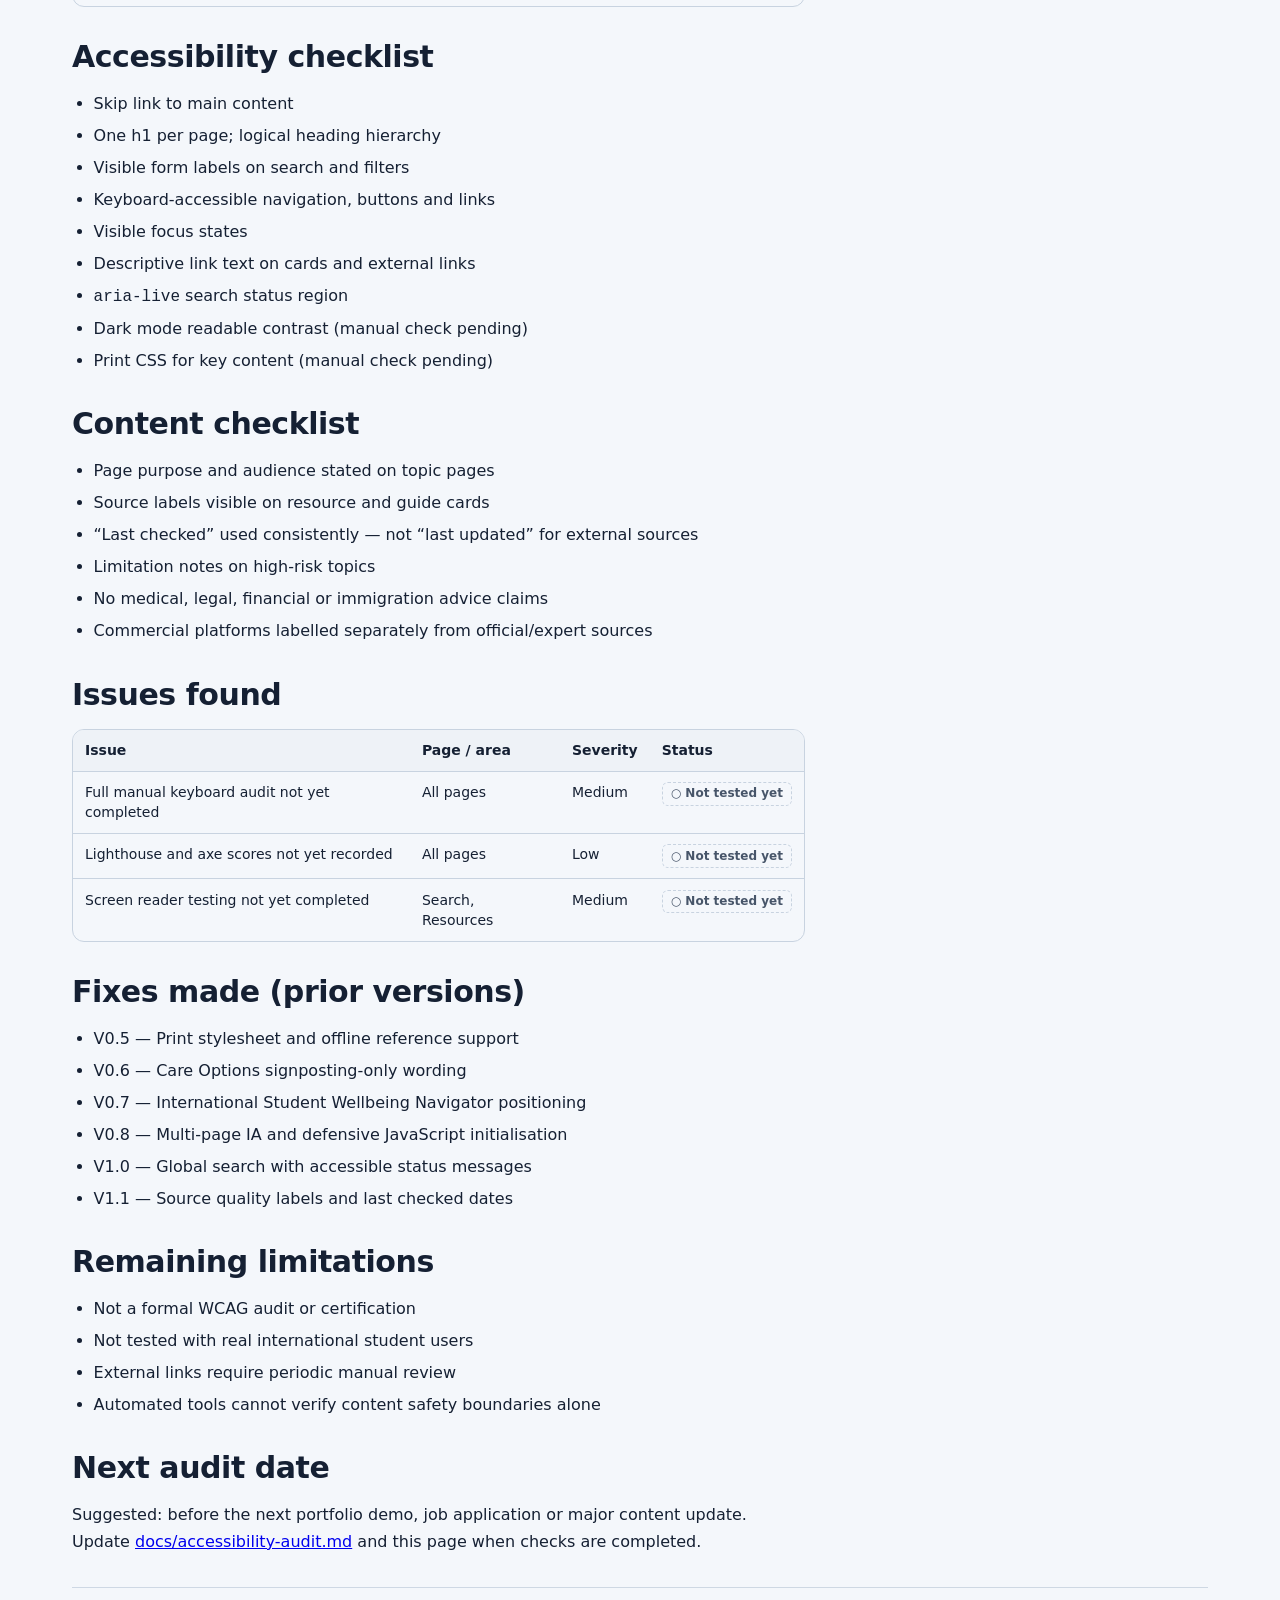
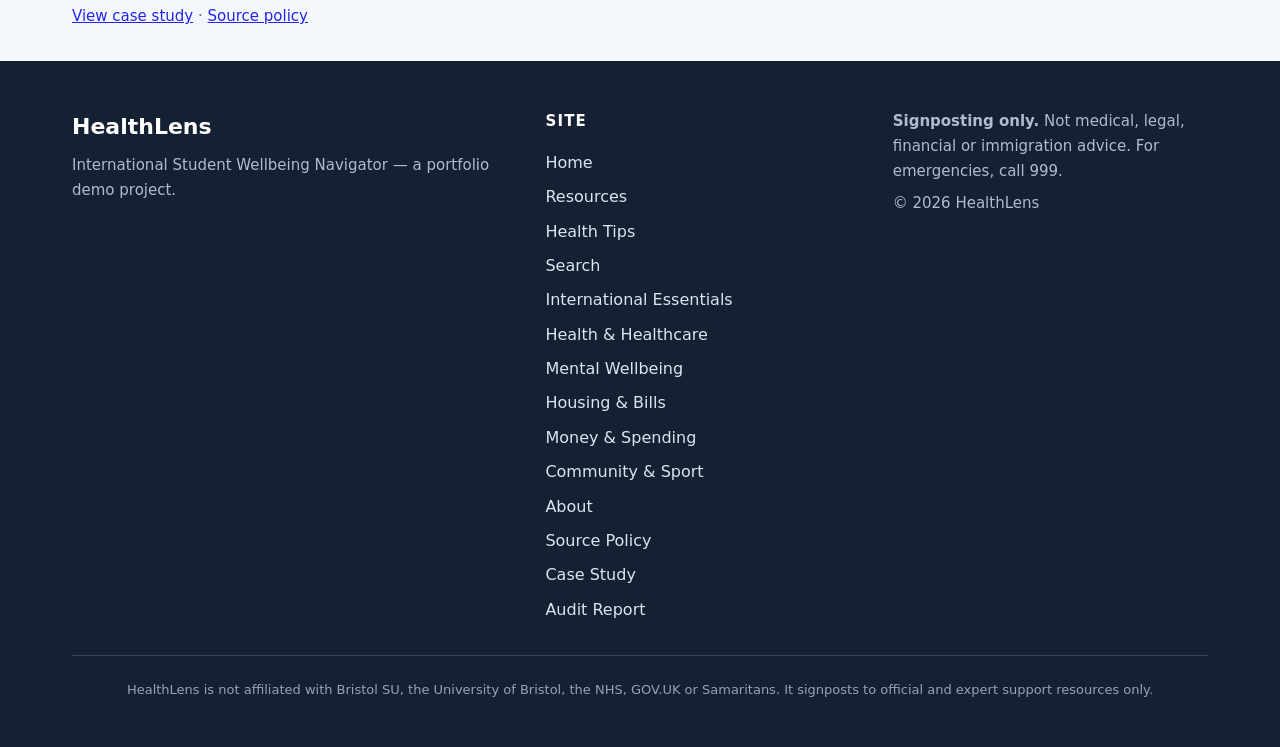
<file: audit-report.html>
<!DOCTYPE html>
<html lang="en">
<head>
  <meta charset="UTF-8">
  <meta name="viewport" content="width=device-width, initial-scale=1.0">
  <meta name="description" content="HealthLens accessibility and content audit report — page checks, issues, fixes and limitations.">
  <title>HealthLens Audit Report — HealthLens</title>
  <link rel="icon" href="./assets/favicon.svg" type="image/svg+xml">
  <link rel="stylesheet" href="./styles.css">
  <script>
    (function () {
      try {
        var stored = localStorage.getItem("healthlens-theme");
        if (stored === "light" || stored === "dark") {
          document.documentElement.setAttribute("data-theme", stored);
        } else if (window.matchMedia("(prefers-color-scheme: dark)").matches) {
          document.documentElement.setAttribute("data-theme", "dark");
        } else {
          document.documentElement.setAttribute("data-theme", "light");
        }
      } catch (error) {
        document.documentElement.setAttribute("data-theme", "light");
      }
    })();
  </script>
</head>
<body>
  <a class="skip-link" href="#main-content">Skip to main content</a>

  <header class="site-header">
    <div class="container header-inner">
      <a class="site-logo" href="./index.html">
        <span class="site-logo__mark" aria-hidden="true"></span>
        <span class="site-logo__text">HealthLens</span>
      </a>
      <nav id="site-nav" class="site-nav" aria-label="Main navigation">
        <ul class="nav-list nav-list--global">
          <li><a href="./index.html">Home</a></li>
          <li><a href="./resources.html" title="Resources">Resources</a></li>
          <li><a href="./international-essentials.html" title="International Essentials">International</a></li>
          <li><a href="./health-healthcare.html" title="Health and Healthcare">Health</a></li>
          <li><a href="./mental-wellbeing.html" title="Mental Wellbeing">Mental</a></li>
          <li><a href="./housing-bills.html" title="Housing and Bills">Housing</a></li>
          <li><a href="./money-spending.html" title="Money and Spending">Money</a></li>
          <li><a href="./community-activities-sport.html" title="Community, Activities and Sport">Community</a></li>
          <li><a href="./search.html" title="Search HealthLens">Search</a></li>
          <li><a href="./about.html">About</a></li>
        </ul>
      </nav>
      <div class="header-actions">
        <button type="button" id="theme-toggle" class="theme-toggle" aria-label="Switch to dark mode" aria-pressed="false">
          <span class="theme-toggle__icon theme-toggle__icon--light" aria-hidden="true">
            <svg width="18" height="18" viewBox="0 0 24 24" fill="none"><path d="M21 12.79A9 9 0 1 1 11.21 3 7 7 0 0 0 21 12.79Z" stroke="currentColor" stroke-width="2" stroke-linecap="round" stroke-linejoin="round"/></svg>
          </span>
          <span class="theme-toggle__icon theme-toggle__icon--dark" aria-hidden="true" hidden>
            <svg width="18" height="18" viewBox="0 0 24 24" fill="none"><circle cx="12" cy="12" r="4" stroke="currentColor" stroke-width="2"/><path d="M12 2v2M12 20v2M4.93 4.93l1.41 1.41M17.66 17.66l1.41 1.41M2 12h2M20 12h2M4.93 19.07l1.41-1.41M17.66 6.34l1.41-1.41" stroke="currentColor" stroke-width="2" stroke-linecap="round"/></svg>
          </span>
          <span class="theme-toggle__text">Dark mode</span>
        </button>
        <button class="nav-toggle" type="button" aria-expanded="false" aria-controls="site-nav" aria-label="Open navigation menu">
          <span class="nav-toggle-bar" aria-hidden="true"></span>
          <span class="nav-toggle-bar" aria-hidden="true"></span>
          <span class="nav-toggle-bar" aria-hidden="true"></span>
        </button>
      </div>
    </div>
  </header>

  <main id="main-content" class="case-study-page">
    <section class="topic-hero" aria-labelledby="audit-heading">
      <div class="container">
        <nav class="breadcrumb" aria-label="Breadcrumb">
          <ol>
            <li><a href="./index.html">Home</a></li>
            <li aria-current="page">Audit Report</li>
          </ol>
        </nav>
        <h1 id="audit-heading">HealthLens Audit Report</h1>
        <p class="topic-summary">Accessibility and content audit documentation for HealthLens V1.2. This report records manual checks, content boundary reviews and known limitations. The project is WCAG-informed, but not formally certified.</p>
        <p class="content-meta">Markdown versions: <a href="./docs/accessibility-audit.md">accessibility audit</a> · <a href="./docs/content-audit.md">content audit</a> · <a href="./docs/manual-test-plan.md">manual test plan</a></p>
      </div>
    </section>

    <div class="container">
      <article class="case-study-section" aria-labelledby="overview-heading">
        <h2 id="overview-heading">Audit overview</h2>
        <p>HealthLens V1.2 adds structured audit documentation to support portfolio review, job applications and interview discussion. Automated scores (Lighthouse, axe) and full manual keyboard testing are recorded as placeholders until completed.</p>
        <p><strong>Audit version:</strong> V1.2 · <strong>Next suggested audit date:</strong> Before next portfolio demo or application submission</p>
      </article>

      <article class="case-study-section" aria-labelledby="pages-heading">
        <h2 id="pages-heading">Pages tested</h2>
        <div class="audit-table-wrap">
          <table class="audit-table">
            <caption class="visually-hidden">Page-level audit status</caption>
            <thead>
              <tr>
                <th scope="col">Page</th>
                <th scope="col">Purpose clear?</th>
                <th scope="col">Keyboard checked?</th>
                <th scope="col">Lighthouse checked?</th>
                <th scope="col">Content boundary checked?</th>
                <th scope="col">Notes</th>
              </tr>
            </thead>
            <tbody>
              <tr>
                <td>index.html</td>
                <td><span class="status-badge status-review">Needs review</span></td>
                <td><span class="status-badge status-not-tested">Not tested yet</span></td>
                <td><span class="status-badge status-not-tested">Not tested yet</span></td>
                <td><span class="status-badge status-review">Needs review</span></td>
                <td>Home search and topic hubs</td>
              </tr>
              <tr>
                <td>resources.html</td>
                <td><span class="status-badge status-review">Needs review</span></td>
                <td><span class="status-badge status-not-tested">Not tested yet</span></td>
                <td><span class="status-badge status-not-tested">Not tested yet</span></td>
                <td><span class="status-badge status-review">Needs review</span></td>
                <td>Support Finder filters</td>
              </tr>
              <tr>
                <td>search.html</td>
                <td><span class="status-badge status-review">Needs review</span></td>
                <td><span class="status-badge status-not-tested">Not tested yet</span></td>
                <td><span class="status-badge status-not-tested">Not tested yet</span></td>
                <td><span class="status-badge status-review">Needs review</span></td>
                <td>Global search and filters</td>
              </tr>
              <tr>
                <td>guides.html</td>
                <td><span class="status-badge status-review">Needs review</span></td>
                <td><span class="status-badge status-not-tested">Not tested yet</span></td>
                <td><span class="status-badge status-not-tested">Not tested yet</span></td>
                <td><span class="status-badge status-review">Needs review</span></td>
                <td>Health tips library</td>
              </tr>
              <tr>
                <td>international-essentials.html</td>
                <td><span class="status-badge status-review">Needs review</span></td>
                <td><span class="status-badge status-not-tested">Not tested yet</span></td>
                <td><span class="status-badge status-not-tested">Not tested yet</span></td>
                <td><span class="status-badge status-review">Needs review</span></td>
                <td>Immigration signposting only</td>
              </tr>
              <tr>
                <td>health-healthcare.html</td>
                <td><span class="status-badge status-review">Needs review</span></td>
                <td><span class="status-badge status-not-tested">Not tested yet</span></td>
                <td><span class="status-badge status-not-tested">Not tested yet</span></td>
                <td><span class="status-badge status-review">Needs review</span></td>
                <td>Care options signposting</td>
              </tr>
              <tr>
                <td>mental-wellbeing.html</td>
                <td><span class="status-badge status-review">Needs review</span></td>
                <td><span class="status-badge status-not-tested">Not tested yet</span></td>
                <td><span class="status-badge status-not-tested">Not tested yet</span></td>
                <td><span class="status-badge status-review">Needs review</span></td>
                <td>Urgent routes signposted</td>
              </tr>
              <tr>
                <td>housing-bills.html</td>
                <td><span class="status-badge status-review">Needs review</span></td>
                <td><span class="status-badge status-not-tested">Not tested yet</span></td>
                <td><span class="status-badge status-not-tested">Not tested yet</span></td>
                <td><span class="status-badge status-review">Needs review</span></td>
                <td>No legal advice wording</td>
              </tr>
              <tr>
                <td>money-spending.html</td>
                <td><span class="status-badge status-review">Needs review</span></td>
                <td><span class="status-badge status-not-tested">Not tested yet</span></td>
                <td><span class="status-badge status-not-tested">Not tested yet</span></td>
                <td><span class="status-badge status-review">Needs review</span></td>
                <td>Commercial labels where relevant</td>
              </tr>
              <tr>
                <td>community-activities-sport.html</td>
                <td><span class="status-badge status-review">Needs review</span></td>
                <td><span class="status-badge status-not-tested">Not tested yet</span></td>
                <td><span class="status-badge status-not-tested">Not tested yet</span></td>
                <td><span class="status-badge status-review">Needs review</span></td>
                <td>Community signposting</td>
              </tr>
              <tr>
                <td>about.html</td>
                <td><span class="status-badge status-review">Needs review</span></td>
                <td><span class="status-badge status-not-tested">Not tested yet</span></td>
                <td><span class="status-badge status-not-tested">Not tested yet</span></td>
                <td><span class="status-badge status-pass">Pass</span></td>
                <td>Source policy expanded V1.1</td>
              </tr>
              <tr>
                <td>case-study.html</td>
                <td><span class="status-badge status-pass">Pass</span></td>
                <td><span class="status-badge status-not-tested">Not tested yet</span></td>
                <td><span class="status-badge status-not-tested">Not tested yet</span></td>
                <td><span class="status-badge status-pass">Pass</span></td>
                <td>Portfolio documentation</td>
              </tr>
            </tbody>
          </table>
        </div>
      </article>

      <article class="case-study-section" aria-labelledby="a11y-checklist-heading">
        <h2 id="a11y-checklist-heading">Accessibility checklist</h2>
        <ul>
          <li>Skip link to main content</li>
          <li>One h1 per page; logical heading hierarchy</li>
          <li>Visible form labels on search and filters</li>
          <li>Keyboard-accessible navigation, buttons and links</li>
          <li>Visible focus states</li>
          <li>Descriptive link text on cards and external links</li>
          <li><code>aria-live</code> search status region</li>
          <li>Dark mode readable contrast (manual check pending)</li>
          <li>Print CSS for key content (manual check pending)</li>
        </ul>
      </article>

      <article class="case-study-section" aria-labelledby="content-checklist-heading">
        <h2 id="content-checklist-heading">Content checklist</h2>
        <ul>
          <li>Page purpose and audience stated on topic pages</li>
          <li>Source labels visible on resource and guide cards</li>
          <li>“Last checked” used consistently — not “last updated” for external sources</li>
          <li>Limitation notes on high-risk topics</li>
          <li>No medical, legal, financial or immigration advice claims</li>
          <li>Commercial platforms labelled separately from official/expert sources</li>
        </ul>
      </article>

      <article class="case-study-section" aria-labelledby="issues-heading">
        <h2 id="issues-heading">Issues found</h2>
        <div class="audit-table-wrap">
          <table class="audit-table">
            <thead>
              <tr>
                <th scope="col">Issue</th>
                <th scope="col">Page / area</th>
                <th scope="col">Severity</th>
                <th scope="col">Status</th>
              </tr>
            </thead>
            <tbody>
              <tr>
                <td>Full manual keyboard audit not yet completed</td>
                <td>All pages</td>
                <td>Medium</td>
                <td><span class="status-badge status-not-tested">Not tested yet</span></td>
              </tr>
              <tr>
                <td>Lighthouse and axe scores not yet recorded</td>
                <td>All pages</td>
                <td>Low</td>
                <td><span class="status-badge status-not-tested">Not tested yet</span></td>
              </tr>
              <tr>
                <td>Screen reader testing not yet completed</td>
                <td>Search, Resources</td>
                <td>Medium</td>
                <td><span class="status-badge status-not-tested">Not tested yet</span></td>
              </tr>
            </tbody>
          </table>
        </div>
      </article>

      <article class="case-study-section" aria-labelledby="fixes-heading">
        <h2 id="fixes-heading">Fixes made (prior versions)</h2>
        <ul>
          <li>V0.5 — Print stylesheet and offline reference support</li>
          <li>V0.6 — Care Options signposting-only wording</li>
          <li>V0.7 — International Student Wellbeing Navigator positioning</li>
          <li>V0.8 — Multi-page IA and defensive JavaScript initialisation</li>
          <li>V1.0 — Global search with accessible status messages</li>
          <li>V1.1 — Source quality labels and last checked dates</li>
        </ul>
      </article>

      <article class="case-study-section" aria-labelledby="remaining-heading">
        <h2 id="remaining-heading">Remaining limitations</h2>
        <ul>
          <li>Not a formal WCAG audit or certification</li>
          <li>Not tested with real international student users</li>
          <li>External links require periodic manual review</li>
          <li>Automated tools cannot verify content safety boundaries alone</li>
        </ul>
      </article>

      <article class="case-study-section" aria-labelledby="next-audit-heading">
        <h2 id="next-audit-heading">Next audit date</h2>
        <p>Suggested: before the next portfolio demo, job application or major content update. Update <a href="./docs/accessibility-audit.md">docs/accessibility-audit.md</a> and this page when checks are completed.</p>
      </article>

      <p class="content-meta case-study-links">
        <a href="./case-study.html">View case study</a> ·
        <a href="./about.html#source-policy">Source policy</a>
      </p>
    </div>
  </main>

  <footer class="site-footer">
    <div class="container footer-grid">
      <div class="footer-brand">
        <p class="footer-logo">HealthLens</p>
        <p class="footer-tagline">International Student Wellbeing Navigator — a portfolio demo project.</p>
      </div>
      <nav class="footer-nav" aria-label="Footer navigation">
        <p class="footer-nav__title">Site</p>
        <ul>
          <li><a href="./index.html">Home</a></li>
          <li><a href="./resources.html">Resources</a></li>
          <li><a href="./guides.html">Health Tips</a></li>
          <li><a href="./search.html">Search</a></li>
          <li><a href="./international-essentials.html">International Essentials</a></li>
          <li><a href="./health-healthcare.html">Health &amp; Healthcare</a></li>
          <li><a href="./mental-wellbeing.html">Mental Wellbeing</a></li>
          <li><a href="./housing-bills.html">Housing &amp; Bills</a></li>
          <li><a href="./money-spending.html">Money &amp; Spending</a></li>
          <li><a href="./community-activities-sport.html">Community &amp; Sport</a></li>
          <li><a href="./about.html">About</a></li>
          <li><a href="./about.html#source-policy">Source Policy</a></li>
          <li><a href="./case-study.html">Case Study</a></li>
          <li><a href="./audit-report.html" aria-current="page">Audit Report</a></li>
        </ul>
      </nav>
      <div class="footer-meta">
        <p class="footer-disclaimer"><strong>Signposting only.</strong> Not medical, legal, financial or immigration advice. For emergencies, call 999.</p>
        <p class="footer-copy">&copy; 2026 HealthLens</p>
      </div>
    </div>
    <div class="container">
      <p class="site-footnote" role="note">HealthLens is not affiliated with Bristol SU, the University of Bristol, the NHS, GOV.UK or Samaritans. It signposts to official and expert support resources only.</p>
    </div>
  </footer>

  <script src="./script.js"></script>
</body>
</html>
</file>
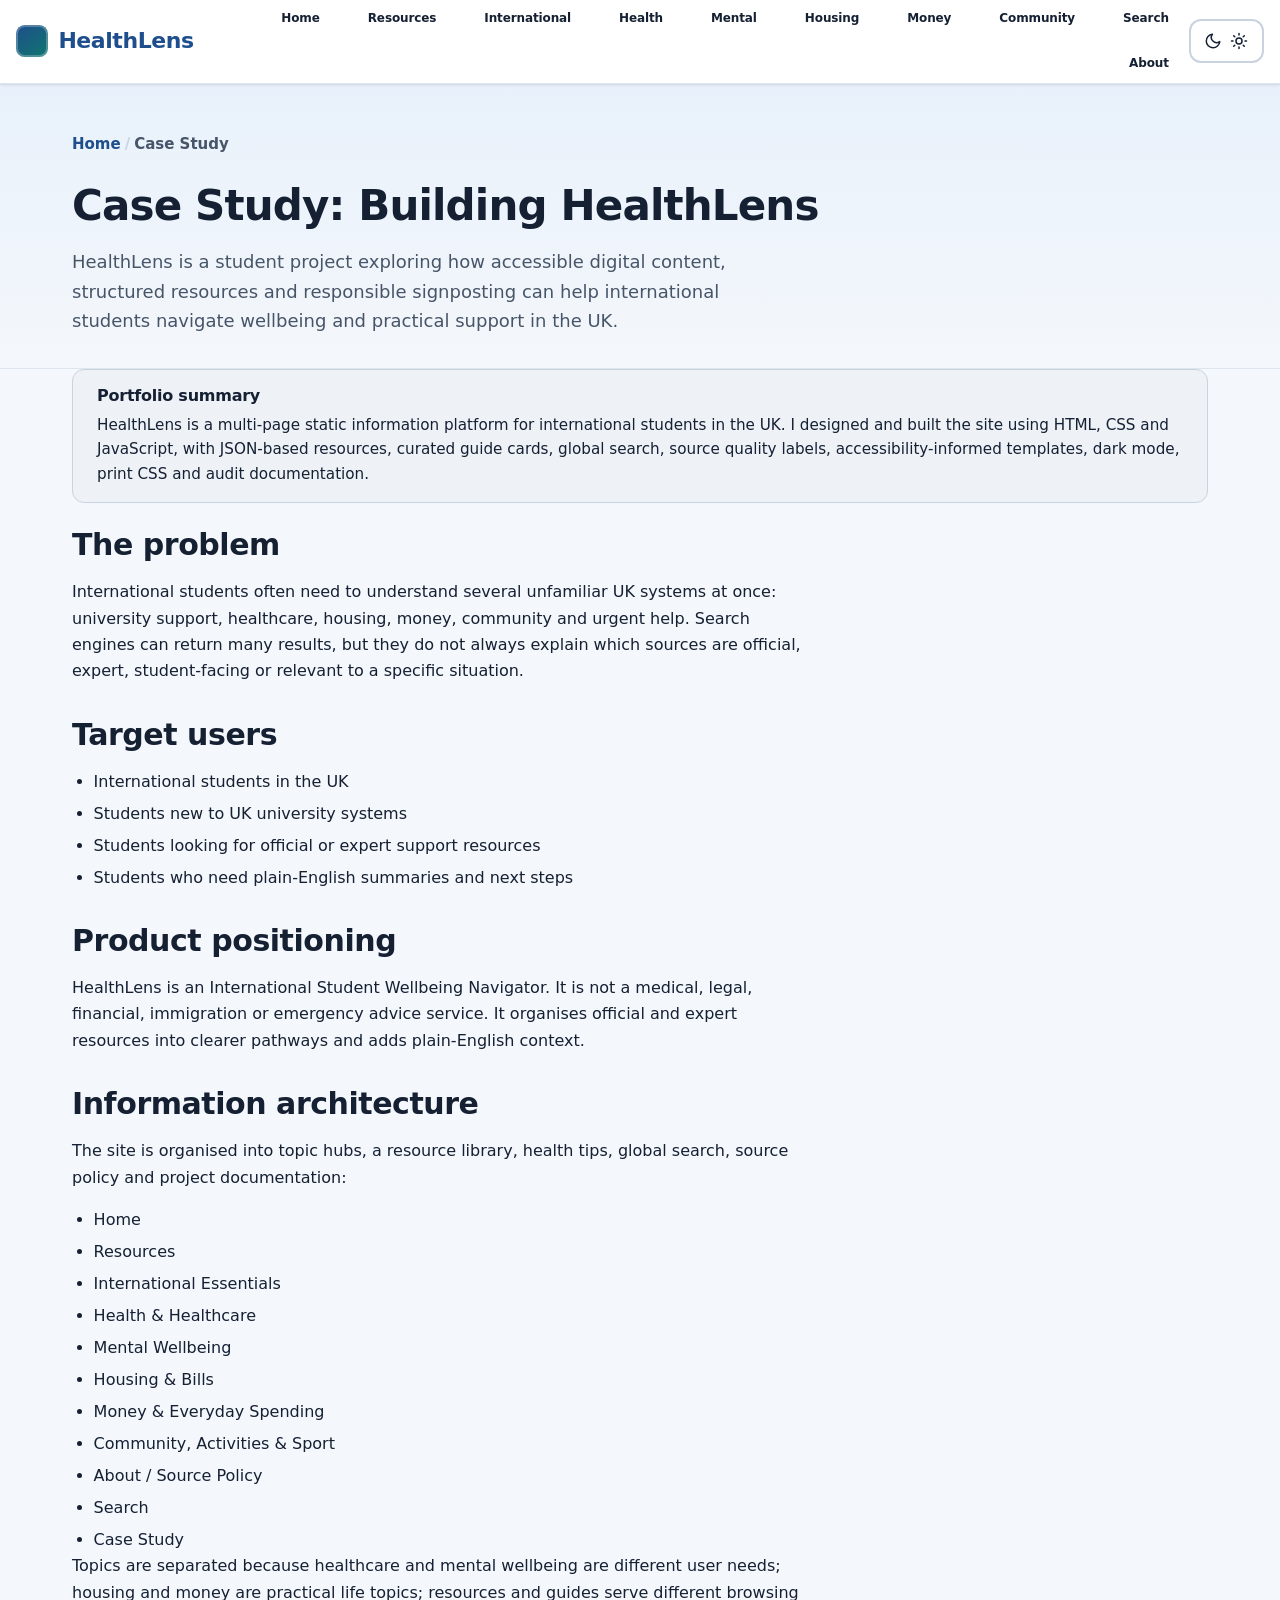
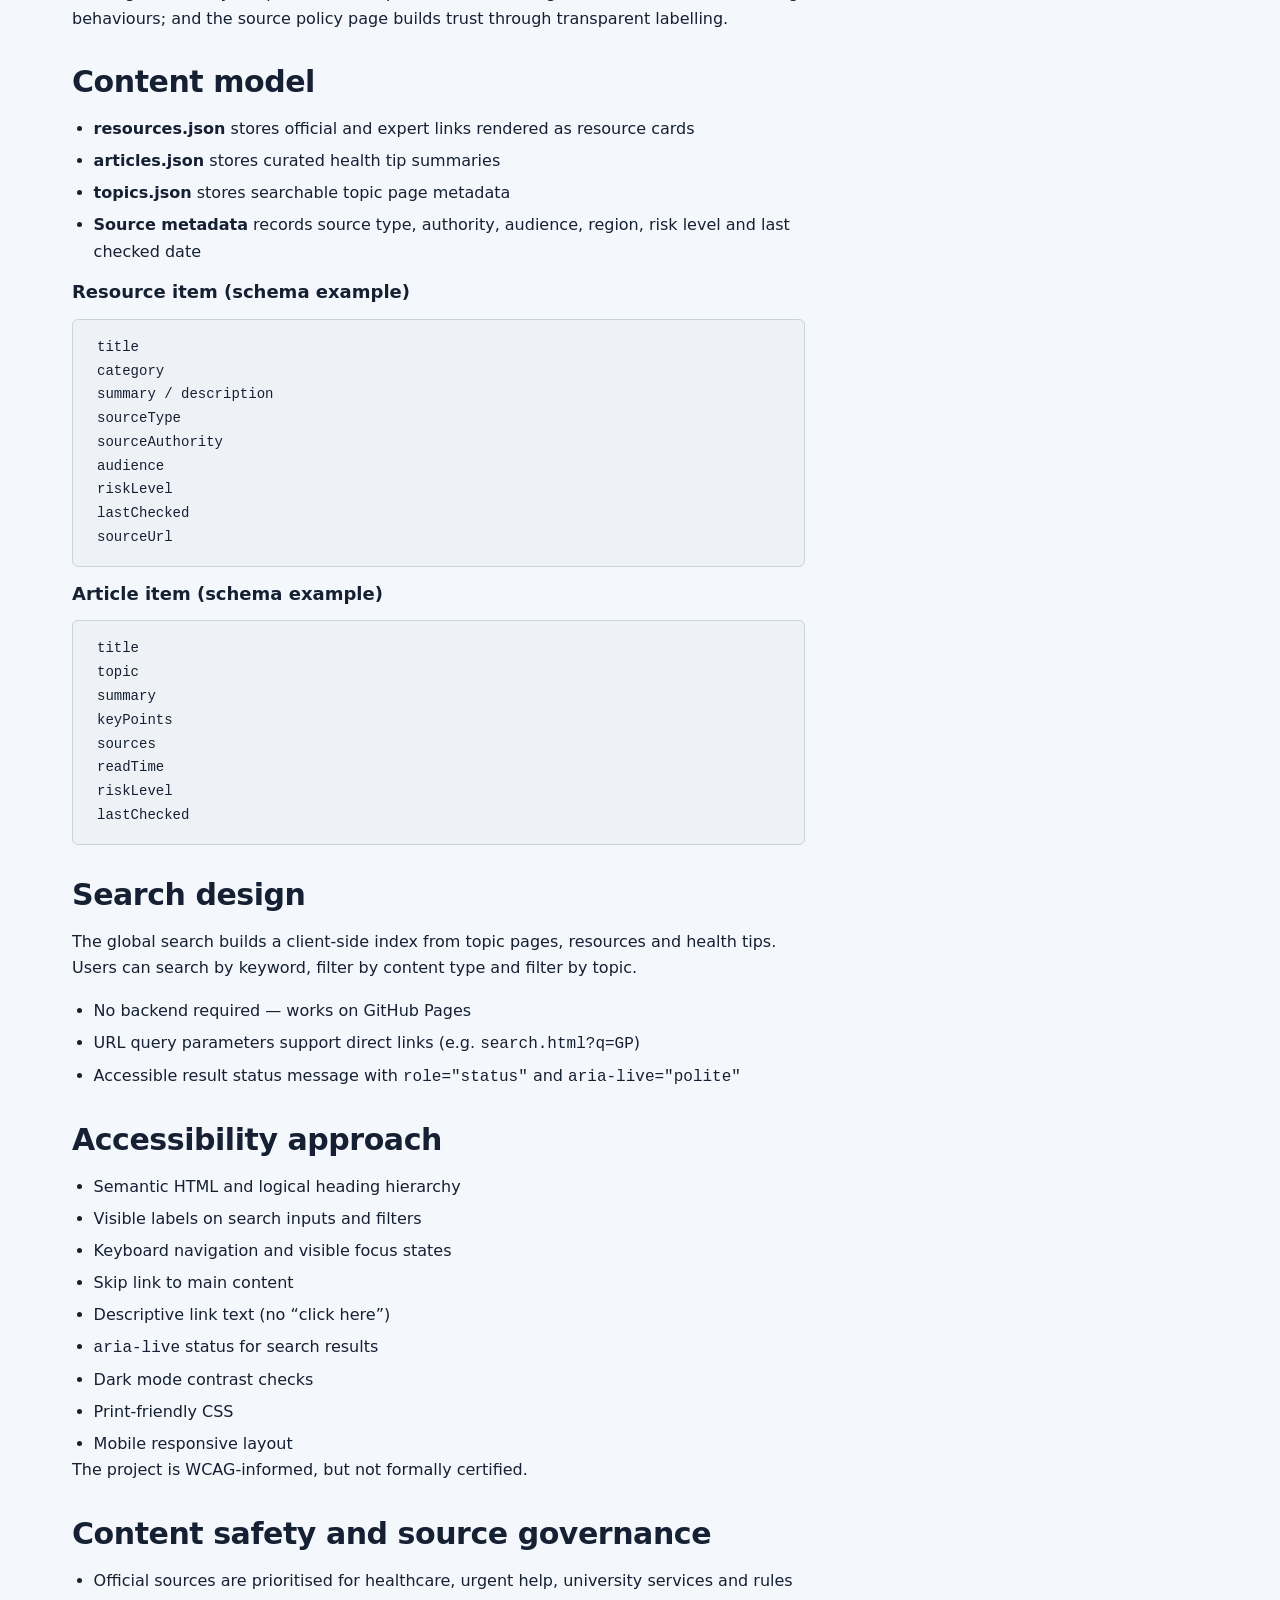
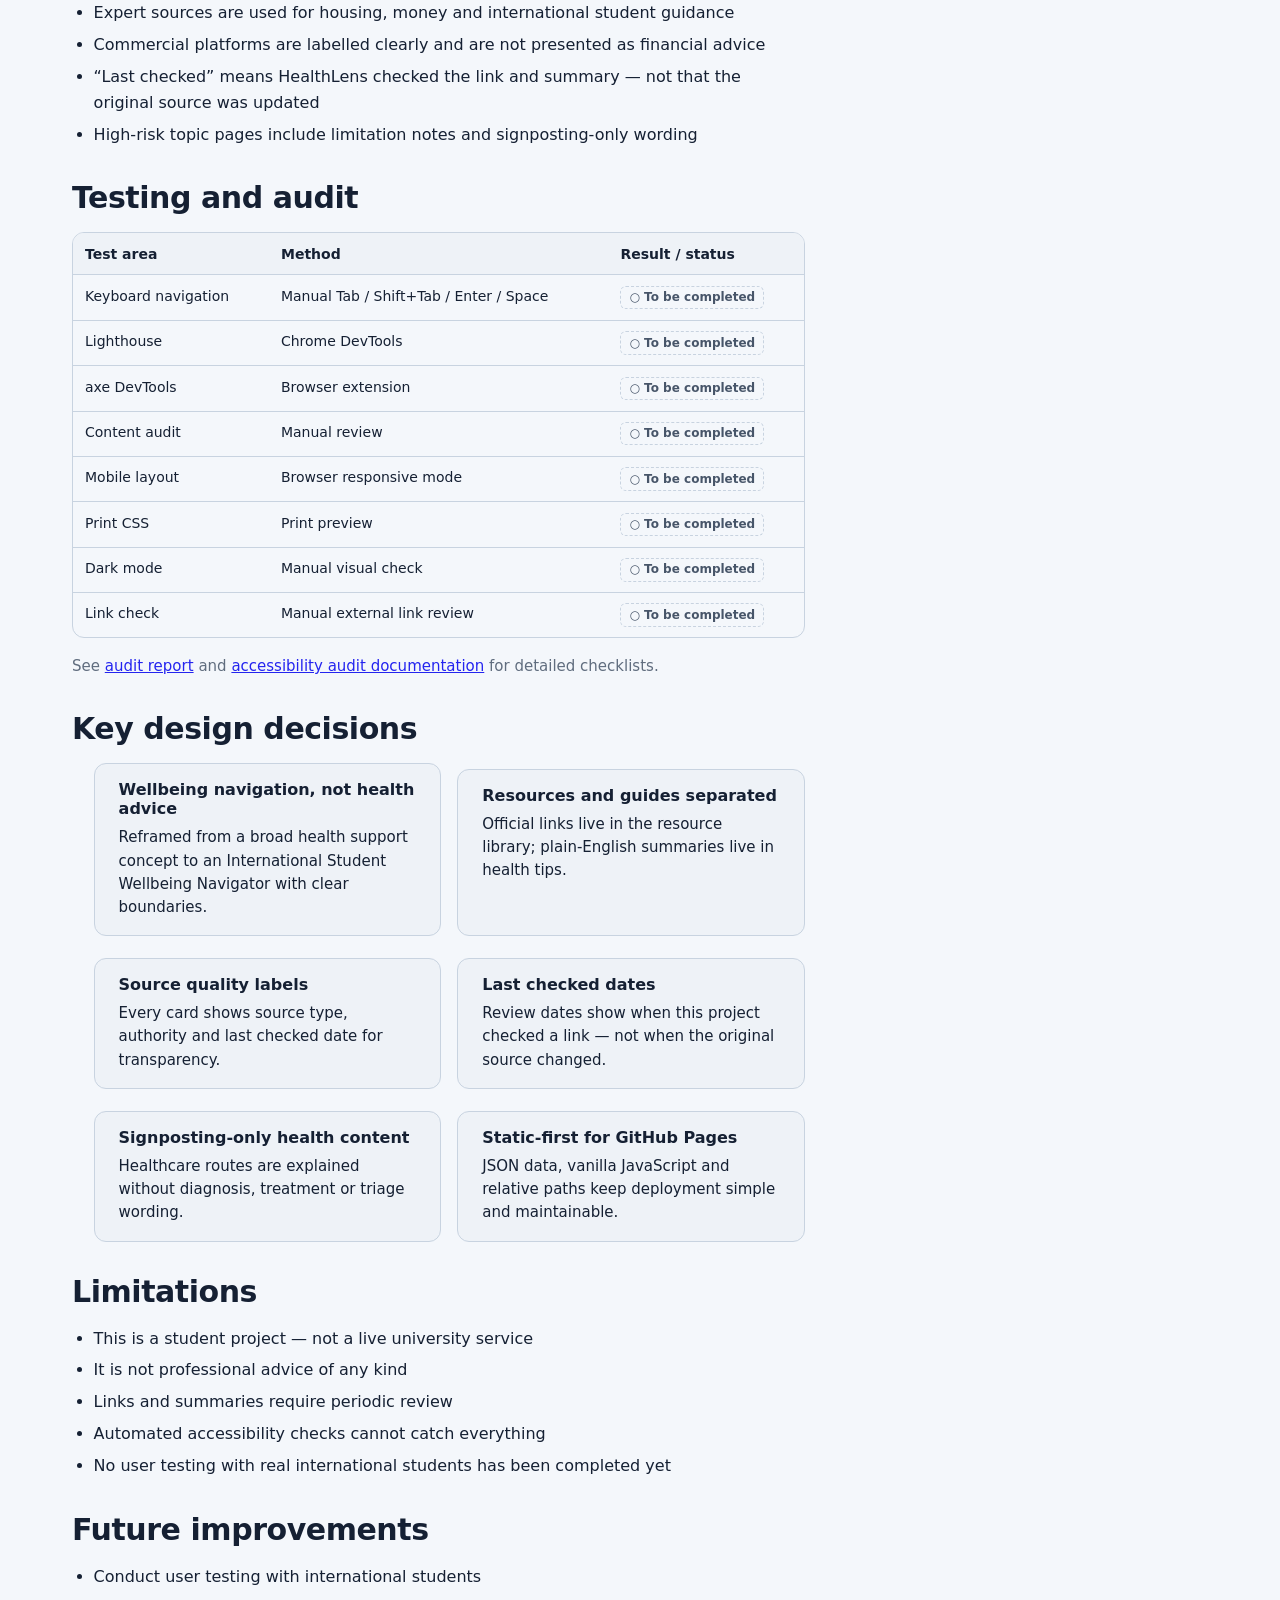
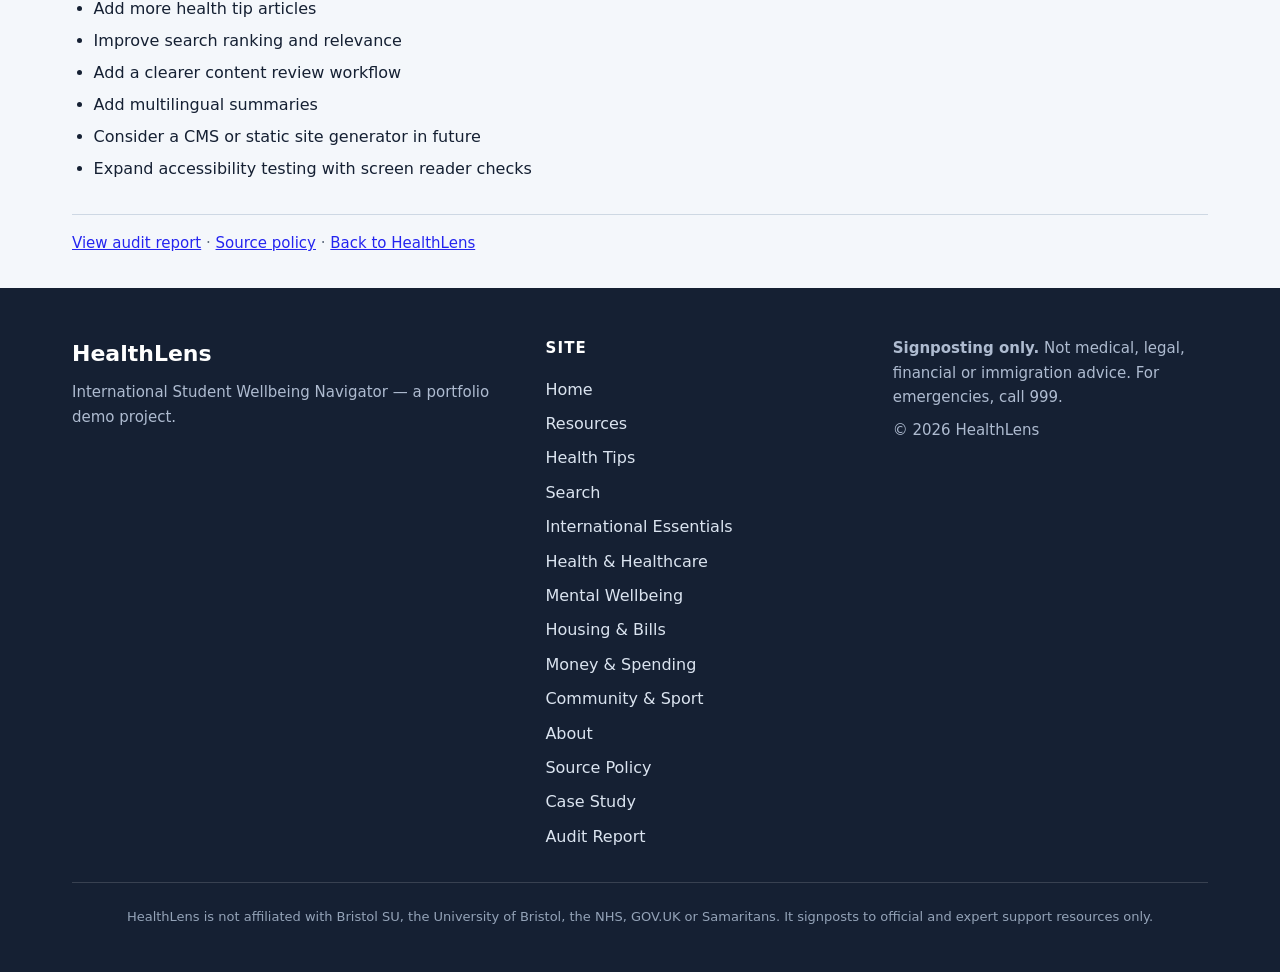
<file: case-study.html>
<!DOCTYPE html>
<html lang="en">
<head>
  <meta charset="UTF-8">
  <meta name="viewport" content="width=device-width, initial-scale=1.0">
  <meta name="description" content="A case study explaining the design, content, accessibility and technical decisions behind HealthLens, an International Student Wellbeing Navigator.">
  <title>HealthLens Case Study — HealthLens</title>
  <link rel="icon" href="./assets/favicon.svg" type="image/svg+xml">
  <link rel="stylesheet" href="./styles.css">
  <script>
    (function () {
      try {
        var stored = localStorage.getItem("healthlens-theme");
        if (stored === "light" || stored === "dark") {
          document.documentElement.setAttribute("data-theme", stored);
        } else if (window.matchMedia("(prefers-color-scheme: dark)").matches) {
          document.documentElement.setAttribute("data-theme", "dark");
        } else {
          document.documentElement.setAttribute("data-theme", "light");
        }
      } catch (error) {
        document.documentElement.setAttribute("data-theme", "light");
      }
    })();
  </script>
</head>
<body>
  <a class="skip-link" href="#main-content">Skip to main content</a>

  <header class="site-header">
    <div class="container header-inner">
      <a class="site-logo" href="./index.html">
        <span class="site-logo__mark" aria-hidden="true"></span>
        <span class="site-logo__text">HealthLens</span>
      </a>
      <nav id="site-nav" class="site-nav" aria-label="Main navigation">
        <ul class="nav-list nav-list--global">
          <li><a href="./index.html">Home</a></li>
          <li><a href="./resources.html" title="Resources">Resources</a></li>
          <li><a href="./international-essentials.html" title="International Essentials">International</a></li>
          <li><a href="./health-healthcare.html" title="Health and Healthcare">Health</a></li>
          <li><a href="./mental-wellbeing.html" title="Mental Wellbeing">Mental</a></li>
          <li><a href="./housing-bills.html" title="Housing and Bills">Housing</a></li>
          <li><a href="./money-spending.html" title="Money and Spending">Money</a></li>
          <li><a href="./community-activities-sport.html" title="Community, Activities and Sport">Community</a></li>
          <li><a href="./search.html" title="Search HealthLens">Search</a></li>
          <li><a href="./about.html">About</a></li>
        </ul>
      </nav>
      <div class="header-actions">
        <button type="button" id="theme-toggle" class="theme-toggle" aria-label="Switch to dark mode" aria-pressed="false">
          <span class="theme-toggle__icon theme-toggle__icon--light" aria-hidden="true">
            <svg width="18" height="18" viewBox="0 0 24 24" fill="none"><path d="M21 12.79A9 9 0 1 1 11.21 3 7 7 0 0 0 21 12.79Z" stroke="currentColor" stroke-width="2" stroke-linecap="round" stroke-linejoin="round"/></svg>
          </span>
          <span class="theme-toggle__icon theme-toggle__icon--dark" aria-hidden="true" hidden>
            <svg width="18" height="18" viewBox="0 0 24 24" fill="none"><circle cx="12" cy="12" r="4" stroke="currentColor" stroke-width="2"/><path d="M12 2v2M12 20v2M4.93 4.93l1.41 1.41M17.66 17.66l1.41 1.41M2 12h2M20 12h2M4.93 19.07l1.41-1.41M17.66 6.34l1.41-1.41" stroke="currentColor" stroke-width="2" stroke-linecap="round"/></svg>
          </span>
          <span class="theme-toggle__text">Dark mode</span>
        </button>
        <button class="nav-toggle" type="button" aria-expanded="false" aria-controls="site-nav" aria-label="Open navigation menu">
          <span class="nav-toggle-bar" aria-hidden="true"></span>
          <span class="nav-toggle-bar" aria-hidden="true"></span>
          <span class="nav-toggle-bar" aria-hidden="true"></span>
        </button>
      </div>
    </div>
  </header>

  <main id="main-content" class="case-study-page">
    <section class="topic-hero" aria-labelledby="case-study-heading">
      <div class="container">
        <nav class="breadcrumb" aria-label="Breadcrumb">
          <ol>
            <li><a href="./index.html">Home</a></li>
            <li aria-current="page">Case Study</li>
          </ol>
        </nav>
        <h1 id="case-study-heading">Case Study: Building HealthLens</h1>
        <p class="topic-summary">HealthLens is a student project exploring how accessible digital content, structured resources and responsible signposting can help international students navigate wellbeing and practical support in the UK.</p>
      </div>
    </section>

    <div class="container">
      <aside class="case-study-meta" aria-label="Portfolio summary">
        <h2 class="case-study-meta__title">Portfolio summary</h2>
        <p>HealthLens is a multi-page static information platform for international students in the UK. I designed and built the site using HTML, CSS and JavaScript, with JSON-based resources, curated guide cards, global search, source quality labels, accessibility-informed templates, dark mode, print CSS and audit documentation.</p>
      </aside>

      <article class="case-study-section" aria-labelledby="problem-heading">
        <h2 id="problem-heading">The problem</h2>
        <p>International students often need to understand several unfamiliar UK systems at once: university support, healthcare, housing, money, community and urgent help. Search engines can return many results, but they do not always explain which sources are official, expert, student-facing or relevant to a specific situation.</p>
      </article>

      <article class="case-study-section" aria-labelledby="users-heading">
        <h2 id="users-heading">Target users</h2>
        <ul>
          <li>International students in the UK</li>
          <li>Students new to UK university systems</li>
          <li>Students looking for official or expert support resources</li>
          <li>Students who need plain-English summaries and next steps</li>
        </ul>
      </article>

      <article class="case-study-section" aria-labelledby="positioning-heading">
        <h2 id="positioning-heading">Product positioning</h2>
        <p>HealthLens is an International Student Wellbeing Navigator. It is not a medical, legal, financial, immigration or emergency advice service. It organises official and expert resources into clearer pathways and adds plain-English context.</p>
      </article>

      <article class="case-study-section" aria-labelledby="ia-heading">
        <h2 id="ia-heading">Information architecture</h2>
        <p>The site is organised into topic hubs, a resource library, health tips, global search, source policy and project documentation:</p>
        <ul>
          <li>Home</li>
          <li>Resources</li>
          <li>International Essentials</li>
          <li>Health &amp; Healthcare</li>
          <li>Mental Wellbeing</li>
          <li>Housing &amp; Bills</li>
          <li>Money &amp; Everyday Spending</li>
          <li>Community, Activities &amp; Sport</li>
          <li>About / Source Policy</li>
          <li>Search</li>
          <li>Case Study</li>
        </ul>
        <p>Topics are separated because healthcare and mental wellbeing are different user needs; housing and money are practical life topics; resources and guides serve different browsing behaviours; and the source policy page builds trust through transparent labelling.</p>
      </article>

      <article class="case-study-section" aria-labelledby="content-model-heading">
        <h2 id="content-model-heading">Content model</h2>
        <ul>
          <li><strong>resources.json</strong> stores official and expert links rendered as resource cards</li>
          <li><strong>articles.json</strong> stores curated health tip summaries</li>
          <li><strong>topics.json</strong> stores searchable topic page metadata</li>
          <li><strong>Source metadata</strong> records source type, authority, audience, region, risk level and last checked date</li>
        </ul>
        <h3>Resource item (schema example)</h3>
        <pre class="case-study-code"><code>title
category
summary / description
sourceType
sourceAuthority
audience
riskLevel
lastChecked
sourceUrl</code></pre>
        <h3>Article item (schema example)</h3>
        <pre class="case-study-code"><code>title
topic
summary
keyPoints
sources
readTime
riskLevel
lastChecked</code></pre>
      </article>

      <article class="case-study-section" aria-labelledby="search-design-heading">
        <h2 id="search-design-heading">Search design</h2>
        <p>The global search builds a client-side index from topic pages, resources and health tips. Users can search by keyword, filter by content type and filter by topic.</p>
        <ul>
          <li>No backend required — works on GitHub Pages</li>
          <li>URL query parameters support direct links (e.g. <code>search.html?q=GP</code>)</li>
          <li>Accessible result status message with <code>role="status"</code> and <code>aria-live="polite"</code></li>
        </ul>
      </article>

      <article class="case-study-section" aria-labelledby="a11y-heading">
        <h2 id="a11y-heading">Accessibility approach</h2>
        <ul>
          <li>Semantic HTML and logical heading hierarchy</li>
          <li>Visible labels on search inputs and filters</li>
          <li>Keyboard navigation and visible focus states</li>
          <li>Skip link to main content</li>
          <li>Descriptive link text (no “click here”)</li>
          <li><code>aria-live</code> status for search results</li>
          <li>Dark mode contrast checks</li>
          <li>Print-friendly CSS</li>
          <li>Mobile responsive layout</li>
        </ul>
        <p>The project is WCAG-informed, but not formally certified.</p>
      </article>

      <article class="case-study-section" aria-labelledby="governance-heading">
        <h2 id="governance-heading">Content safety and source governance</h2>
        <ul>
          <li>Official sources are prioritised for healthcare, urgent help, university services and rules</li>
          <li>Expert sources are used for housing, money and international student guidance</li>
          <li>Commercial platforms are labelled clearly and are not presented as financial advice</li>
          <li>“Last checked” means HealthLens checked the link and summary — not that the original source was updated</li>
          <li>High-risk topic pages include limitation notes and signposting-only wording</li>
        </ul>
      </article>

      <article class="case-study-section" aria-labelledby="testing-heading">
        <h2 id="testing-heading">Testing and audit</h2>
        <div class="audit-table-wrap">
          <table class="audit-table">
            <caption class="visually-hidden">Testing and audit summary</caption>
            <thead>
              <tr>
                <th scope="col">Test area</th>
                <th scope="col">Method</th>
                <th scope="col">Result / status</th>
              </tr>
            </thead>
            <tbody>
              <tr>
                <td>Keyboard navigation</td>
                <td>Manual Tab / Shift+Tab / Enter / Space</td>
                <td><span class="status-badge status-not-tested">To be completed</span></td>
              </tr>
              <tr>
                <td>Lighthouse</td>
                <td>Chrome DevTools</td>
                <td><span class="status-badge status-not-tested">To be completed</span></td>
              </tr>
              <tr>
                <td>axe DevTools</td>
                <td>Browser extension</td>
                <td><span class="status-badge status-not-tested">To be completed</span></td>
              </tr>
              <tr>
                <td>Content audit</td>
                <td>Manual review</td>
                <td><span class="status-badge status-not-tested">To be completed</span></td>
              </tr>
              <tr>
                <td>Mobile layout</td>
                <td>Browser responsive mode</td>
                <td><span class="status-badge status-not-tested">To be completed</span></td>
              </tr>
              <tr>
                <td>Print CSS</td>
                <td>Print preview</td>
                <td><span class="status-badge status-not-tested">To be completed</span></td>
              </tr>
              <tr>
                <td>Dark mode</td>
                <td>Manual visual check</td>
                <td><span class="status-badge status-not-tested">To be completed</span></td>
              </tr>
              <tr>
                <td>Link check</td>
                <td>Manual external link review</td>
                <td><span class="status-badge status-not-tested">To be completed</span></td>
              </tr>
            </tbody>
          </table>
        </div>
        <p class="content-meta">See <a href="./audit-report.html">audit report</a> and <a href="./docs/accessibility-audit.md">accessibility audit documentation</a> for detailed checklists.</p>
      </article>

      <article class="case-study-section" aria-labelledby="decisions-heading">
        <h2 id="decisions-heading">Key design decisions</h2>
        <ul class="decision-cards">
          <li class="decision-card">
            <h3>Wellbeing navigation, not health advice</h3>
            <p>Reframed from a broad health support concept to an International Student Wellbeing Navigator with clear boundaries.</p>
          </li>
          <li class="decision-card">
            <h3>Resources and guides separated</h3>
            <p>Official links live in the resource library; plain-English summaries live in health tips.</p>
          </li>
          <li class="decision-card">
            <h3>Source quality labels</h3>
            <p>Every card shows source type, authority and last checked date for transparency.</p>
          </li>
          <li class="decision-card">
            <h3>Last checked dates</h3>
            <p>Review dates show when this project checked a link — not when the original source changed.</p>
          </li>
          <li class="decision-card">
            <h3>Signposting-only health content</h3>
            <p>Healthcare routes are explained without diagnosis, treatment or triage wording.</p>
          </li>
          <li class="decision-card">
            <h3>Static-first for GitHub Pages</h3>
            <p>JSON data, vanilla JavaScript and relative paths keep deployment simple and maintainable.</p>
          </li>
        </ul>
      </article>

      <article class="case-study-section" aria-labelledby="limitations-heading">
        <h2 id="limitations-heading">Limitations</h2>
        <ul>
          <li>This is a student project — not a live university service</li>
          <li>It is not professional advice of any kind</li>
          <li>Links and summaries require periodic review</li>
          <li>Automated accessibility checks cannot catch everything</li>
          <li>No user testing with real international students has been completed yet</li>
        </ul>
      </article>

      <article class="case-study-section" aria-labelledby="future-heading">
        <h2 id="future-heading">Future improvements</h2>
        <ul>
          <li>Conduct user testing with international students</li>
          <li>Add more health tip articles</li>
          <li>Improve search ranking and relevance</li>
          <li>Add a clearer content review workflow</li>
          <li>Add multilingual summaries</li>
          <li>Consider a CMS or static site generator in future</li>
          <li>Expand accessibility testing with screen reader checks</li>
        </ul>
      </article>

      <p class="content-meta case-study-links">
        <a href="./audit-report.html">View audit report</a> ·
        <a href="./about.html#source-policy">Source policy</a> ·
        <a href="./index.html">Back to HealthLens</a>
      </p>
    </div>
  </main>

  <footer class="site-footer">
    <div class="container footer-grid">
      <div class="footer-brand">
        <p class="footer-logo">HealthLens</p>
        <p class="footer-tagline">International Student Wellbeing Navigator — a portfolio demo project.</p>
      </div>
      <nav class="footer-nav" aria-label="Footer navigation">
        <p class="footer-nav__title">Site</p>
        <ul>
          <li><a href="./index.html">Home</a></li>
          <li><a href="./resources.html">Resources</a></li>
          <li><a href="./guides.html">Health Tips</a></li>
          <li><a href="./search.html">Search</a></li>
          <li><a href="./international-essentials.html">International Essentials</a></li>
          <li><a href="./health-healthcare.html">Health &amp; Healthcare</a></li>
          <li><a href="./mental-wellbeing.html">Mental Wellbeing</a></li>
          <li><a href="./housing-bills.html">Housing &amp; Bills</a></li>
          <li><a href="./money-spending.html">Money &amp; Spending</a></li>
          <li><a href="./community-activities-sport.html">Community &amp; Sport</a></li>
          <li><a href="./about.html">About</a></li>
          <li><a href="./about.html#source-policy">Source Policy</a></li>
          <li><a href="./case-study.html" aria-current="page">Case Study</a></li>
          <li><a href="./audit-report.html">Audit Report</a></li>
        </ul>
      </nav>
      <div class="footer-meta">
        <p class="footer-disclaimer"><strong>Signposting only.</strong> Not medical, legal, financial or immigration advice. For emergencies, call 999.</p>
        <p class="footer-copy">&copy; 2026 HealthLens</p>
      </div>
    </div>
    <div class="container">
      <p class="site-footnote" role="note">HealthLens is not affiliated with Bristol SU, the University of Bristol, the NHS, GOV.UK or Samaritans. It signposts to official and expert support resources only.</p>
    </div>
  </footer>

  <script src="./script.js"></script>
</body>
</html>
</file>
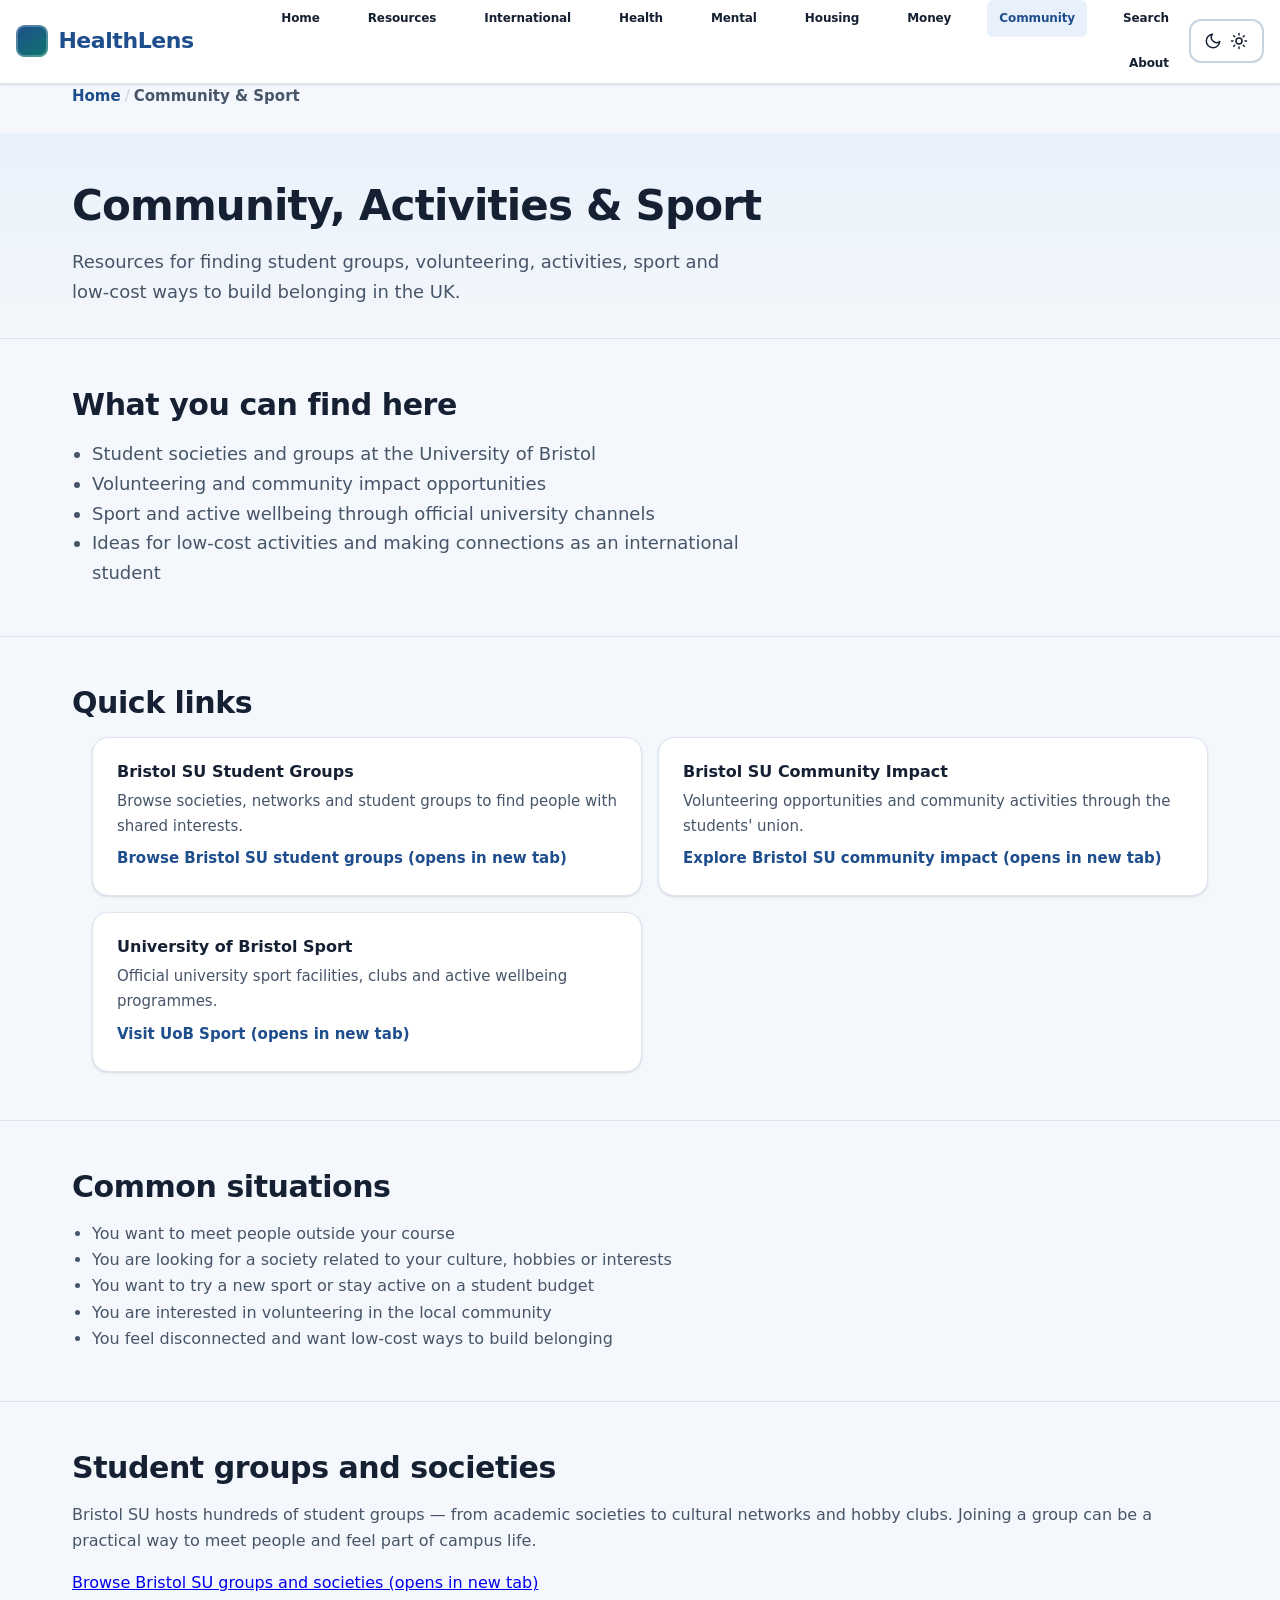
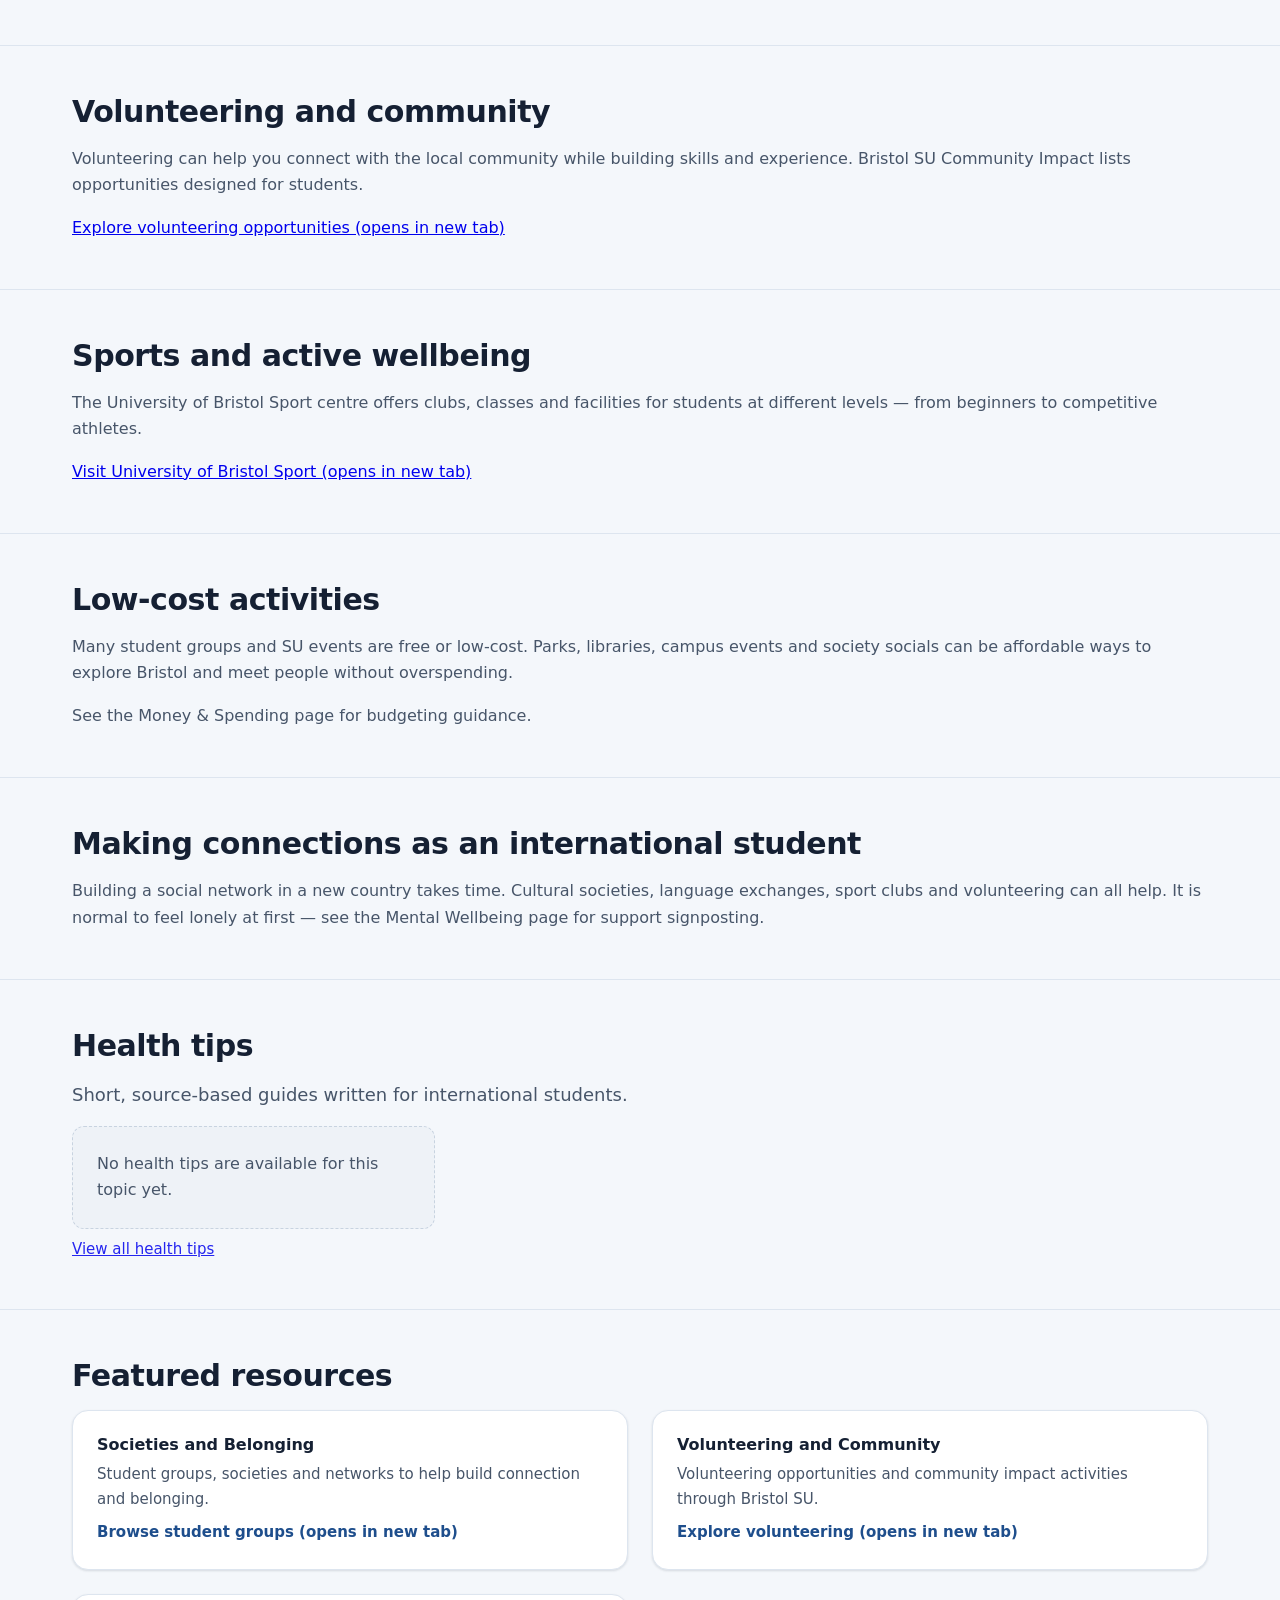
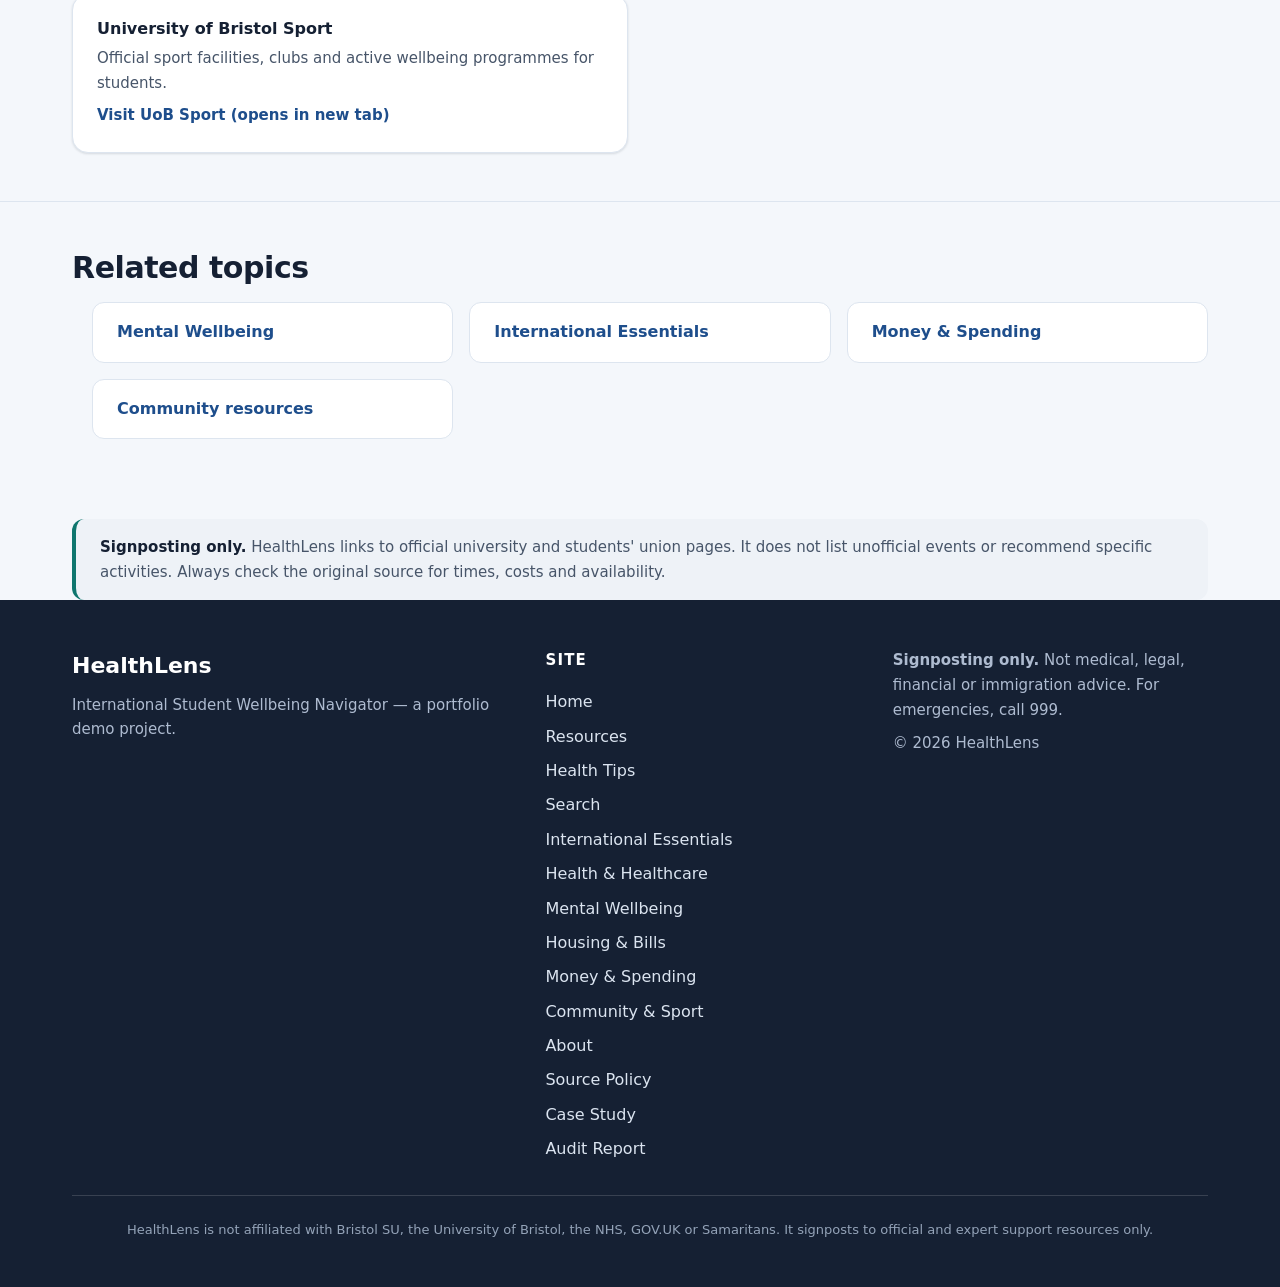
<file: community-activities-sport.html>
<!DOCTYPE html>
<html lang="en">
<head>
  <meta charset="UTF-8">
  <meta name="viewport" content="width=device-width, initial-scale=1.0">
  <meta name="description" content="Community, activities and sport resources for international students — societies, volunteering and low-cost ways to build belonging.">
  <title>Community &amp; Sport — HealthLens</title>
  <link rel="icon" href="./assets/favicon.svg" type="image/svg+xml">
  <link rel="stylesheet" href="./styles.css">
  <script>
    (function () {
      try {
        var stored = localStorage.getItem("healthlens-theme");
        if (stored === "light" || stored === "dark") {
          document.documentElement.setAttribute("data-theme", stored);
        } else if (window.matchMedia("(prefers-color-scheme: dark)").matches) {
          document.documentElement.setAttribute("data-theme", "dark");
        } else {
          document.documentElement.setAttribute("data-theme", "light");
        }
      } catch (error) {
        document.documentElement.setAttribute("data-theme", "light");
      }
    })();
  </script>
</head>
<body>
  <a class="skip-link" href="#main-content">Skip to main content</a>

  <header class="site-header">
    <div class="container header-inner">
      <a class="site-logo" href="./index.html">
        <span class="site-logo__mark" aria-hidden="true"></span>
        <span class="site-logo__text">HealthLens</span>
      </a>

      <nav id="site-nav" class="site-nav" aria-label="Main navigation">
        <ul class="nav-list nav-list--global">
          <li><a href="./index.html">Home</a></li>
          <li><a href="./resources.html" title="Resources">Resources</a></li>
          <li><a href="./international-essentials.html" title="International Essentials">International</a></li>
          <li><a href="./health-healthcare.html" title="Health and Healthcare">Health</a></li>
          <li><a href="./mental-wellbeing.html" title="Mental Wellbeing">Mental</a></li>
          <li><a href="./housing-bills.html" title="Housing and Bills">Housing</a></li>
          <li><a href="./money-spending.html" title="Money and Spending">Money</a></li>
          <li><a href="./community-activities-sport.html" aria-current="page" title="Community, Activities and Sport">Community</a></li>
          <li><a href="./search.html" title="Search HealthLens">Search</a></li>
          <li><a href="./about.html">About</a></li>
        </ul>
      </nav>

      <div class="header-actions">
        <button type="button" id="theme-toggle" class="theme-toggle" aria-label="Switch to dark mode" aria-pressed="false">
          <span class="theme-toggle__icon theme-toggle__icon--light" aria-hidden="true">
            <svg width="18" height="18" viewBox="0 0 24 24" fill="none" xmlns="http://www.w3.org/2000/svg"><path d="M21 12.79A9 9 0 1 1 11.21 3 7 7 0 0 0 21 12.79Z" stroke="currentColor" stroke-width="2" stroke-linecap="round" stroke-linejoin="round"/></svg>
          </span>
          <span class="theme-toggle__icon theme-toggle__icon--dark" aria-hidden="true" hidden>
            <svg width="18" height="18" viewBox="0 0 24 24" fill="none" xmlns="http://www.w3.org/2000/svg"><circle cx="12" cy="12" r="4" stroke="currentColor" stroke-width="2"/><path d="M12 2v2M12 20v2M4.93 4.93l1.41 1.41M17.66 17.66l1.41 1.41M2 12h2M20 12h2M4.93 19.07l1.41-1.41M17.66 6.34l1.41-1.41" stroke="currentColor" stroke-width="2" stroke-linecap="round"/></svg>
          </span>
          <span class="theme-toggle__text">Dark mode</span>
        </button>
        <button class="nav-toggle" type="button" aria-expanded="false" aria-controls="site-nav" aria-label="Open navigation menu">
          <span class="nav-toggle-bar" aria-hidden="true"></span>
          <span class="nav-toggle-bar" aria-hidden="true"></span>
          <span class="nav-toggle-bar" aria-hidden="true"></span>
        </button>
      </div>
    </div>
  </header>

  <main id="main-content">
    <div class="container">
      <nav class="breadcrumb" aria-label="Breadcrumb">
        <ol>
          <li><a href="./index.html">Home</a></li>
          <li><span aria-current="page">Community &amp; Sport</span></li>
        </ol>
      </nav>
    </div>

    <section class="topic-hero">
      <div class="container">
        <h1>Community, Activities &amp; Sport</h1>
        <p class="topic-summary">Resources for finding student groups, volunteering, activities, sport and low-cost ways to build belonging in the UK.</p>
      </div>
    </section>

    <section class="topic-section">
      <div class="container">
        <h2>What you can find here</h2>
        <ul class="topic-summary">
          <li>Student societies and groups at the University of Bristol</li>
          <li>Volunteering and community impact opportunities</li>
          <li>Sport and active wellbeing through official university channels</li>
          <li>Ideas for low-cost activities and making connections as an international student</li>
        </ul>
      </div>
    </section>

    <section class="topic-section">
      <div class="container">
        <h2>Quick links</h2>
        <ul class="quick-links-grid">
          <li class="quick-link-card">
            <h3>Bristol SU Student Groups</h3>
            <p>Browse societies, networks and student groups to find people with shared interests.</p>
            <a href="https://www.bristolsu.org.uk/student-groups" target="_blank" rel="noopener noreferrer">Browse Bristol SU student groups (opens in new tab)</a>
          </li>
          <li class="quick-link-card">
            <h3>Bristol SU Community Impact</h3>
            <p>Volunteering opportunities and community activities through the students' union.</p>
            <a href="https://www.bristolsu.org.uk/community-impact" target="_blank" rel="noopener noreferrer">Explore Bristol SU community impact (opens in new tab)</a>
          </li>
          <li class="quick-link-card">
            <h3>University of Bristol Sport</h3>
            <p>Official university sport facilities, clubs and active wellbeing programmes.</p>
            <a href="https://www.bristol.ac.uk/sport/" target="_blank" rel="noopener noreferrer">Visit UoB Sport (opens in new tab)</a>
          </li>
        </ul>
      </div>
    </section>

    <section class="topic-section">
      <div class="container">
        <h2>Common situations</h2>
        <ul>
          <li>You want to meet people outside your course</li>
          <li>You are looking for a society related to your culture, hobbies or interests</li>
          <li>You want to try a new sport or stay active on a student budget</li>
          <li>You are interested in volunteering in the local community</li>
          <li>You feel disconnected and want low-cost ways to build belonging</li>
        </ul>
      </div>
    </section>

    <section class="topic-section">
      <div class="container">
        <h2>Student groups and societies</h2>
        <p>Bristol SU hosts hundreds of student groups — from academic societies to cultural networks and hobby clubs. Joining a group can be a practical way to meet people and feel part of campus life.</p>
        <p><a href="https://www.bristolsu.org.uk/groups" target="_blank" rel="noopener noreferrer">Browse Bristol SU groups and societies (opens in new tab)</a></p>
      </div>
    </section>

    <section class="topic-section">
      <div class="container">
        <h2>Volunteering and community</h2>
        <p>Volunteering can help you connect with the local community while building skills and experience. Bristol SU Community Impact lists opportunities designed for students.</p>
        <p><a href="https://www.bristolsu.org.uk/community-impact" target="_blank" rel="noopener noreferrer">Explore volunteering opportunities (opens in new tab)</a></p>
      </div>
    </section>

    <section class="topic-section">
      <div class="container">
        <h2>Sports and active wellbeing</h2>
        <p>The University of Bristol Sport centre offers clubs, classes and facilities for students at different levels — from beginners to competitive athletes.</p>
        <p><a href="https://www.bristol.ac.uk/sport/" target="_blank" rel="noopener noreferrer">Visit University of Bristol Sport (opens in new tab)</a></p>
      </div>
    </section>

    <section class="topic-section">
      <div class="container">
        <h2>Low-cost activities</h2>
        <p>Many student groups and SU events are free or low-cost. Parks, libraries, campus events and society socials can be affordable ways to explore Bristol and meet people without overspending.</p>
        <p>See the Money &amp; Spending page for budgeting guidance.</p>
      </div>
    </section>

    <section class="topic-section">
      <div class="container">
        <h2>Making connections as an international student</h2>
        <p>Building a social network in a new country takes time. Cultural societies, language exchanges, sport clubs and volunteering can all help. It is normal to feel lonely at first — see the Mental Wellbeing page for support signposting.</p>
      </div>
    </section>

    <section class="topic-section curated-guides" aria-labelledby="health-tips-heading">
      <div class="container">
        <h2 id="health-tips-heading">Health tips</h2>
        <p class="topic-summary">Short, source-based guides written for international students.</p>
        <div class="guide-grid" data-guides-container data-topic="community-activities-sport" aria-live="polite"></div>
        <p class="content-meta"><a href="./guides.html">View all health tips</a></p>
      </div>
    </section>

    <section class="topic-section">
      <div class="container">
        <h2>Featured resources</h2>
        <div class="featured-resources-grid">
          <article class="quick-link-card">
            <h3>Societies and Belonging</h3>
            <p>Student groups, societies and networks to help build connection and belonging.</p>
            <a href="https://www.bristolsu.org.uk/groups" target="_blank" rel="noopener noreferrer">Browse student groups (opens in new tab)</a>
          </article>
          <article class="quick-link-card">
            <h3>Volunteering and Community</h3>
            <p>Volunteering opportunities and community impact activities through Bristol SU.</p>
            <a href="https://www.bristolsu.org.uk/community-impact" target="_blank" rel="noopener noreferrer">Explore volunteering (opens in new tab)</a>
          </article>
          <article class="quick-link-card">
            <h3>University of Bristol Sport</h3>
            <p>Official sport facilities, clubs and active wellbeing programmes for students.</p>
            <a href="https://www.bristol.ac.uk/sport/" target="_blank" rel="noopener noreferrer">Visit UoB Sport (opens in new tab)</a>
          </article>
        </div>
      </div>
    </section>

    <section class="topic-section">
      <div class="container">
        <h2>Related topics</h2>
        <ul class="related-topics">
          <li><a href="./mental-wellbeing.html">Mental Wellbeing</a></li>
          <li><a href="./international-essentials.html">International Essentials</a></li>
          <li><a href="./money-spending.html">Money &amp; Spending</a></li>
          <li><a href="./resources.html?category=community">Community resources</a></li>
        </ul>
      </div>
    </section>

    <div class="container">
      <p class="source-note" role="note"><strong>Signposting only.</strong> HealthLens links to official university and students' union pages. It does not list unofficial events or recommend specific activities. Always check the original source for times, costs and availability.</p>
    </div>
  </main>

  <footer class="site-footer">
    <div class="container footer-grid">
      <div class="footer-brand">
        <p class="footer-logo">HealthLens</p>
        <p class="footer-tagline">International Student Wellbeing Navigator — a portfolio demo project.</p>
      </div>
      <nav class="footer-nav" aria-label="Footer navigation">
        <p class="footer-nav__title">Site</p>
        <ul>
          <li><a href="./index.html">Home</a></li>
          <li><a href="./resources.html">Resources</a></li>
          <li><a href="./guides.html">Health Tips</a></li>
          <li><a href="./search.html">Search</a></li>
          <li><a href="./international-essentials.html">International Essentials</a></li>
          <li><a href="./health-healthcare.html">Health &amp; Healthcare</a></li>
          <li><a href="./mental-wellbeing.html">Mental Wellbeing</a></li>
          <li><a href="./housing-bills.html">Housing &amp; Bills</a></li>
          <li><a href="./money-spending.html">Money &amp; Spending</a></li>
          <li><a href="./community-activities-sport.html">Community &amp; Sport</a></li>
          <li><a href="./about.html">About</a></li>
          <li><a href="./about.html#source-policy">Source Policy</a></li>
          <li><a href="./case-study.html">Case Study</a></li>
          <li><a href="./audit-report.html">Audit Report</a></li>
        </ul>
      </nav>
      <div class="footer-meta">
        <p class="footer-disclaimer"><strong>Signposting only.</strong> Not medical, legal, financial or immigration advice. For emergencies, call 999.</p>
        <p class="footer-copy">&copy; 2026 HealthLens</p>
      </div>
    </div>
    <div class="container">
      <p class="site-footnote" role="note">HealthLens is not affiliated with Bristol SU, the University of Bristol, the NHS, GOV.UK or Samaritans. It signposts to official and expert support resources only.</p>
    </div>
  </footer>

  <script src="./script.js"></script>
</body>
</html>
</file>
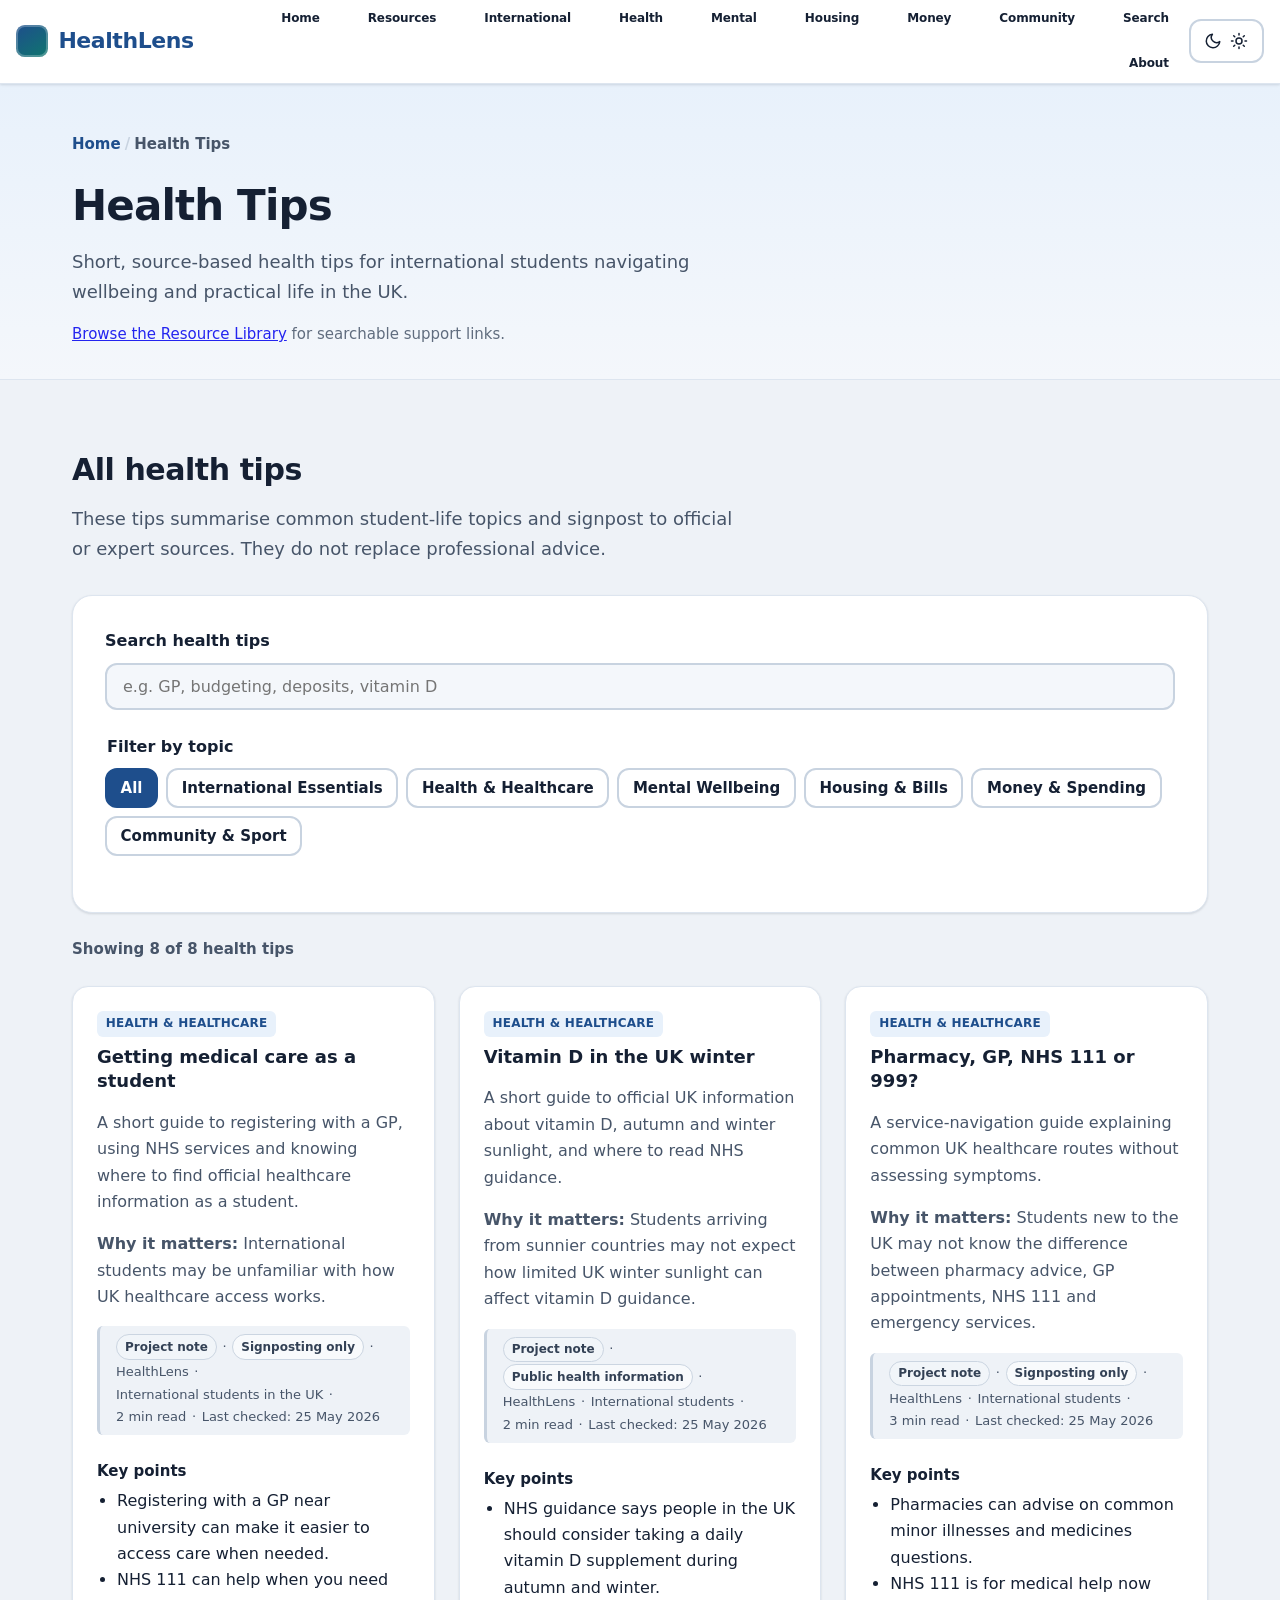
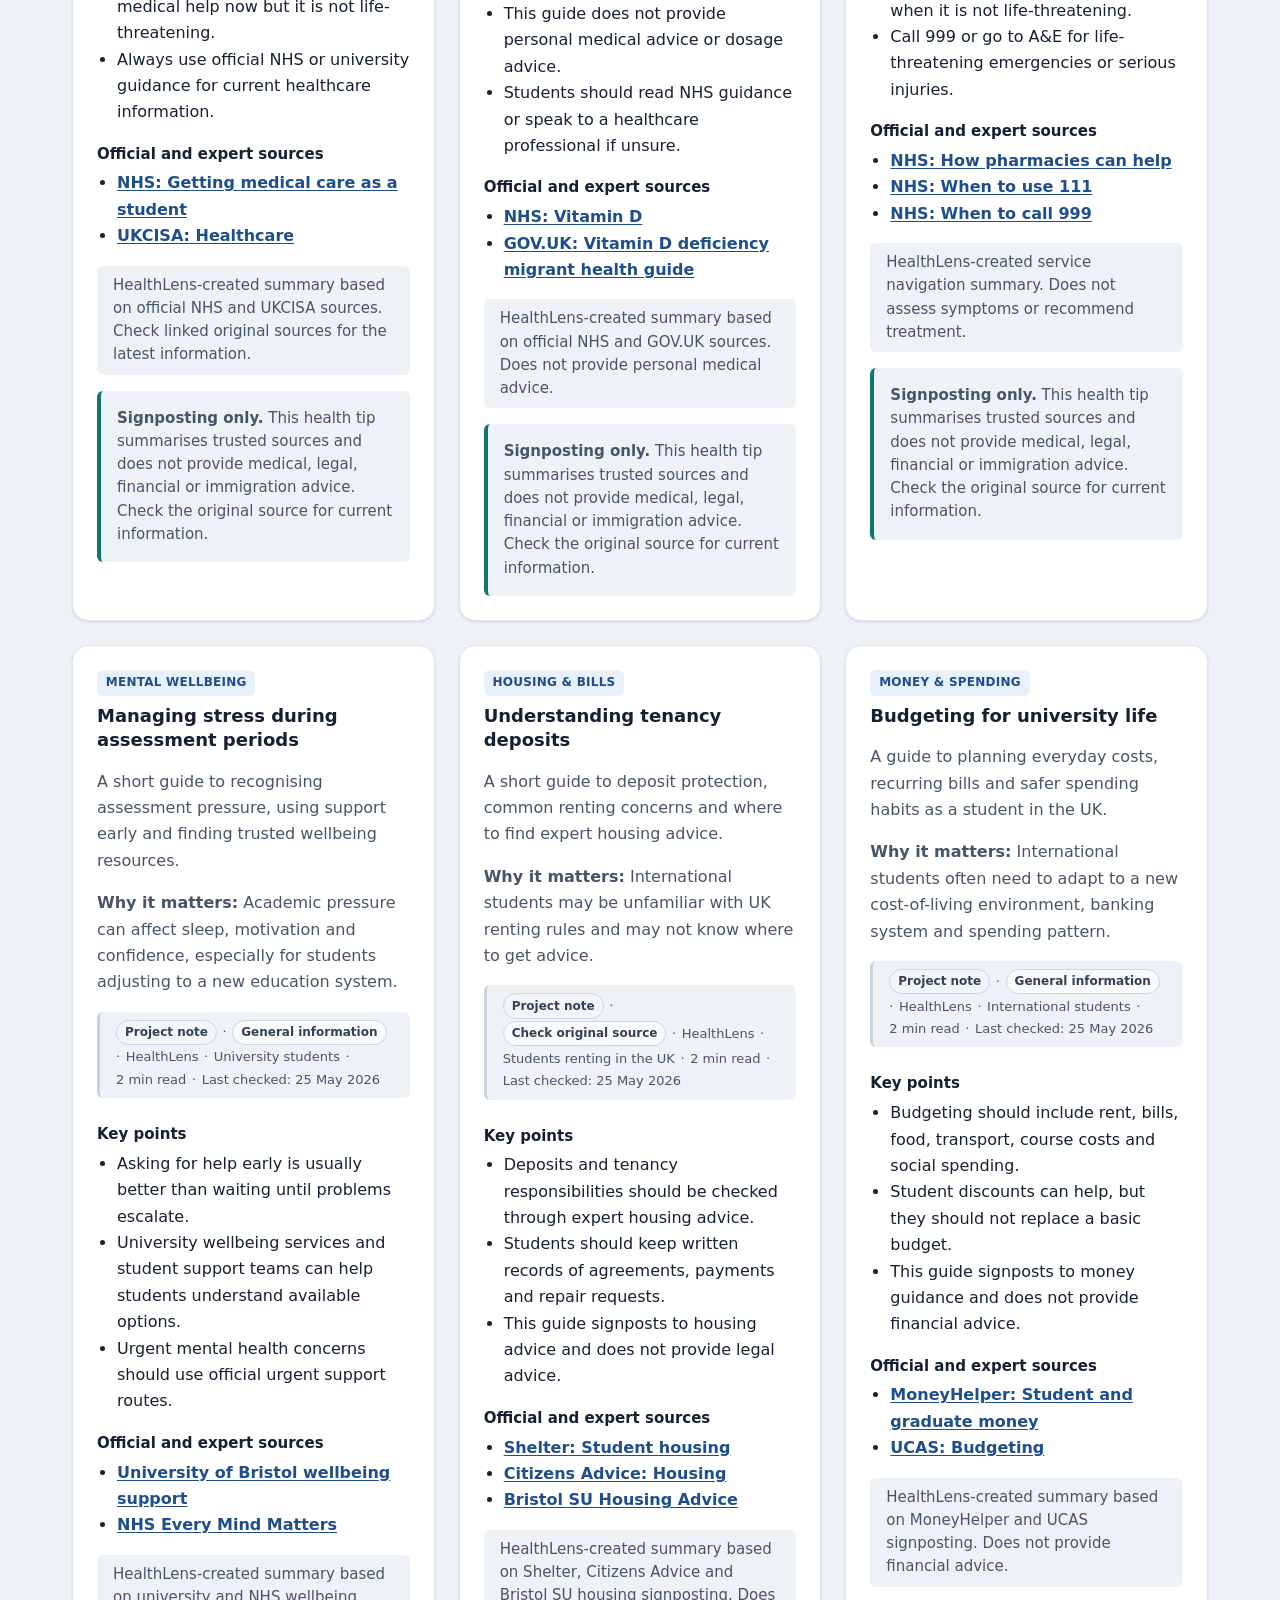
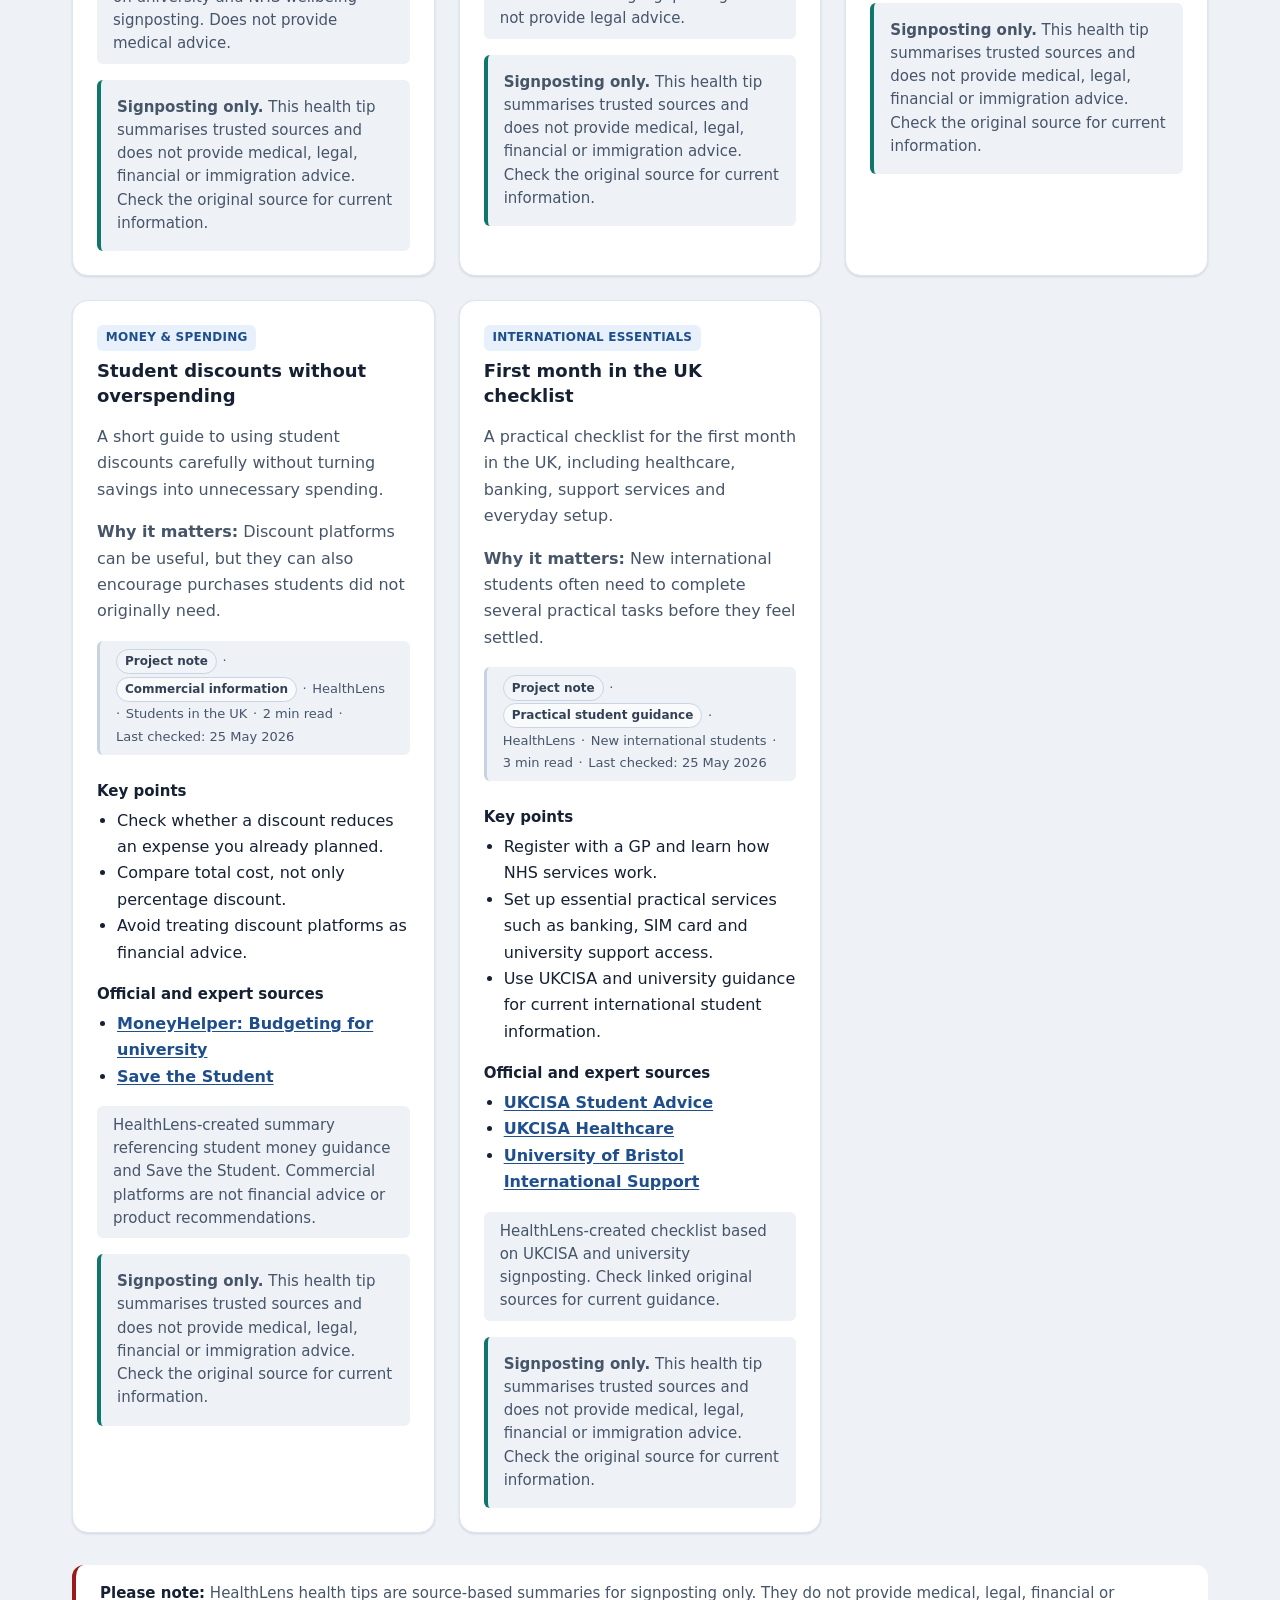
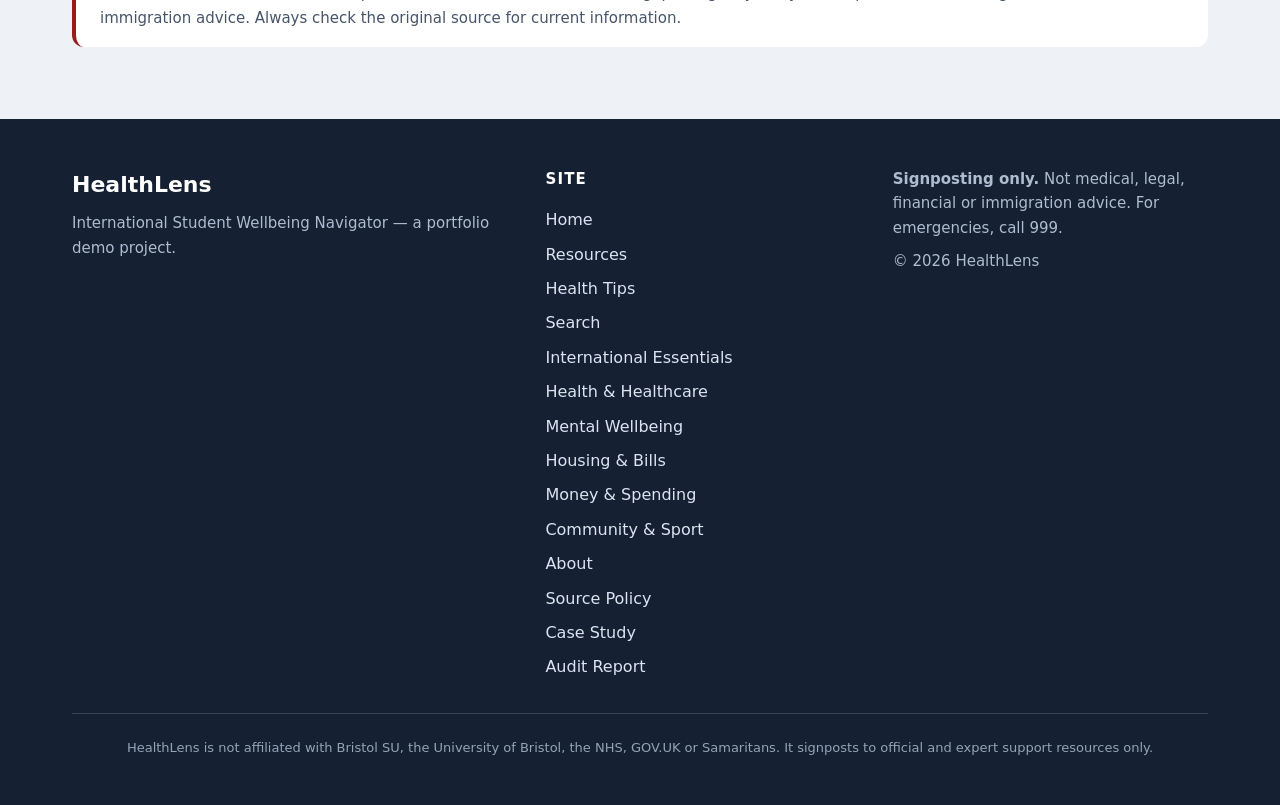
<file: guides.html>
<!DOCTYPE html>
<html lang="en">
<head>
  <meta charset="UTF-8">
  <meta name="viewport" content="width=device-width, initial-scale=1.0">
  <meta name="description" content="Health tips for international students in the UK — short, source-based summaries with links to official and expert guidance.">
  <title>Health Tips — HealthLens</title>
  <link rel="icon" href="./assets/favicon.svg" type="image/svg+xml">
  <link rel="stylesheet" href="./styles.css">
  <script>
    (function () {
      try {
        var stored = localStorage.getItem("healthlens-theme");
        if (stored === "light" || stored === "dark") {
          document.documentElement.setAttribute("data-theme", stored);
        } else if (window.matchMedia("(prefers-color-scheme: dark)").matches) {
          document.documentElement.setAttribute("data-theme", "dark");
        } else {
          document.documentElement.setAttribute("data-theme", "light");
        }
      } catch (error) {
        document.documentElement.setAttribute("data-theme", "light");
      }
    })();
  </script>
</head>
<body>
  <a class="skip-link" href="#main-content">Skip to main content</a>

  <header class="site-header">
    <div class="container header-inner">
      <a class="site-logo" href="./index.html">
        <span class="site-logo__mark" aria-hidden="true"></span>
        <span class="site-logo__text">HealthLens</span>
      </a>

      <nav id="site-nav" class="site-nav" aria-label="Main navigation">
        <ul class="nav-list nav-list--global">
          <li><a href="./index.html">Home</a></li>
          <li><a href="./resources.html" title="Resources">Resources</a></li>
          <li><a href="./international-essentials.html" title="International Essentials">International</a></li>
          <li><a href="./health-healthcare.html" title="Health and Healthcare">Health</a></li>
          <li><a href="./mental-wellbeing.html" title="Mental Wellbeing">Mental</a></li>
          <li><a href="./housing-bills.html" title="Housing and Bills">Housing</a></li>
          <li><a href="./money-spending.html" title="Money and Spending">Money</a></li>
          <li><a href="./community-activities-sport.html" title="Community, Activities and Sport">Community</a></li>
          <li><a href="./search.html" title="Search HealthLens">Search</a></li>
          <li><a href="./about.html">About</a></li>
        </ul>
      </nav>

      <div class="header-actions">
        <button type="button" id="theme-toggle" class="theme-toggle" aria-label="Switch to dark mode" aria-pressed="false">
          <span class="theme-toggle__icon theme-toggle__icon--light" aria-hidden="true">
            <svg width="18" height="18" viewBox="0 0 24 24" fill="none" xmlns="http://www.w3.org/2000/svg"><path d="M21 12.79A9 9 0 1 1 11.21 3 7 7 0 0 0 21 12.79Z" stroke="currentColor" stroke-width="2" stroke-linecap="round" stroke-linejoin="round"/></svg>
          </span>
          <span class="theme-toggle__icon theme-toggle__icon--dark" aria-hidden="true" hidden>
            <svg width="18" height="18" viewBox="0 0 24 24" fill="none"><circle cx="12" cy="12" r="4" stroke="currentColor" stroke-width="2"/><path d="M12 2v2M12 20v2M4.93 4.93l1.41 1.41M17.66 17.66l1.41 1.41M2 12h2M20 12h2M4.93 19.07l1.41-1.41M17.66 6.34l1.41-1.41" stroke="currentColor" stroke-width="2" stroke-linecap="round"/></svg>
          </span>
          <span class="theme-toggle__text">Dark mode</span>
        </button>
        <button class="nav-toggle" type="button" aria-expanded="false" aria-controls="site-nav" aria-label="Open navigation menu">
          <span class="nav-toggle-bar" aria-hidden="true"></span>
          <span class="nav-toggle-bar" aria-hidden="true"></span>
          <span class="nav-toggle-bar" aria-hidden="true"></span>
        </button>
      </div>
    </div>
  </header>

  <main id="main-content">
    <section class="topic-hero" aria-labelledby="guides-heading">
      <div class="container">
        <nav class="breadcrumb" aria-label="Breadcrumb">
          <ol>
            <li><a href="./index.html">Home</a></li>
            <li aria-current="page">Health Tips</li>
          </ol>
        </nav>
        <h1 id="guides-heading">Health Tips</h1>
        <p class="topic-summary">Short, source-based health tips for international students navigating wellbeing and practical life in the UK.</p>
        <p class="content-meta"><a href="./resources.html">Browse the Resource Library</a> for searchable support links.</p>
      </div>
    </section>

    <section class="section section--alt curated-guides-library" aria-labelledby="guides-library-heading">
      <div class="container">
        <header class="section-header">
          <h2 id="guides-library-heading">All health tips</h2>
          <p class="section-intro">These tips summarise common student-life topics and signpost to official or expert sources. They do not replace professional advice.</p>
        </header>

        <div class="finder-controls">
          <div class="search-wrapper">
            <label for="guide-search">Search health tips</label>
            <input type="search" id="guide-search" name="guide-search" autocomplete="off" placeholder="e.g. GP, budgeting, deposits, vitamin D">
          </div>
          <fieldset class="filter-fieldset">
            <legend>Filter by topic</legend>
            <div class="guide-filters" role="group" aria-label="Guide topic filters">
              <button type="button" class="guide-filter-btn is-active" data-topic="all" aria-pressed="true">All</button>
              <button type="button" class="guide-filter-btn" data-topic="international-essentials" aria-pressed="false">International Essentials</button>
              <button type="button" class="guide-filter-btn" data-topic="health-healthcare" aria-pressed="false">Health &amp; Healthcare</button>
              <button type="button" class="guide-filter-btn" data-topic="mental-wellbeing" aria-pressed="false">Mental Wellbeing</button>
              <button type="button" class="guide-filter-btn" data-topic="housing-bills" aria-pressed="false">Housing &amp; Bills</button>
              <button type="button" class="guide-filter-btn" data-topic="money-spending" aria-pressed="false">Money &amp; Spending</button>
              <button type="button" class="guide-filter-btn" data-topic="community-activities-sport" aria-pressed="false">Community &amp; Sport</button>
            </div>
          </fieldset>
        </div>

        <p id="guides-count" class="results-count" aria-live="polite" aria-atomic="true">Loading health tips…</p>
        <p id="guides-status" class="visually-hidden" aria-live="polite" aria-atomic="true"></p>

        <div class="guide-grid" data-guides-all aria-live="polite"></div>

        <p class="support-note" role="note">
          <strong>Please note:</strong> HealthLens health tips are source-based summaries for signposting only.
          They do not provide medical, legal, financial or immigration advice. Always check the original source for current information.
        </p>
      </div>
    </section>
  </main>

  <footer class="site-footer">
    <div class="container footer-grid">
      <div class="footer-brand">
        <p class="footer-logo">HealthLens</p>
        <p class="footer-tagline">International Student Wellbeing Navigator — a portfolio demo project.</p>
      </div>
      <nav class="footer-nav" aria-label="Footer navigation">
        <p class="footer-nav__title">Site</p>
        <ul>
          <li><a href="./index.html">Home</a></li>
          <li><a href="./resources.html">Resources</a></li>
          <li><a href="./guides.html" aria-current="page">Health Tips</a></li>
          <li><a href="./search.html">Search</a></li>
          <li><a href="./international-essentials.html">International Essentials</a></li>
          <li><a href="./health-healthcare.html">Health &amp; Healthcare</a></li>
          <li><a href="./mental-wellbeing.html">Mental Wellbeing</a></li>
          <li><a href="./housing-bills.html">Housing &amp; Bills</a></li>
          <li><a href="./money-spending.html">Money &amp; Spending</a></li>
          <li><a href="./community-activities-sport.html">Community &amp; Sport</a></li>
          <li><a href="./about.html">About</a></li>
          <li><a href="./about.html#source-policy">Source Policy</a></li>
          <li><a href="./case-study.html">Case Study</a></li>
          <li><a href="./audit-report.html">Audit Report</a></li>
        </ul>
      </nav>
      <div class="footer-meta">
        <p class="footer-disclaimer"><strong>Signposting only.</strong> Not medical, legal, financial or immigration advice. For emergencies, call 999.</p>
        <p class="footer-copy">&copy; 2026 HealthLens</p>
      </div>
    </div>
    <div class="container">
      <p class="site-footnote" role="note">HealthLens is not affiliated with Bristol SU, the University of Bristol, the NHS, GOV.UK or Samaritans. It signposts to official and expert support resources only.</p>
    </div>
  </footer>

  <script src="./script.js"></script>
</body>
</html>
</file>
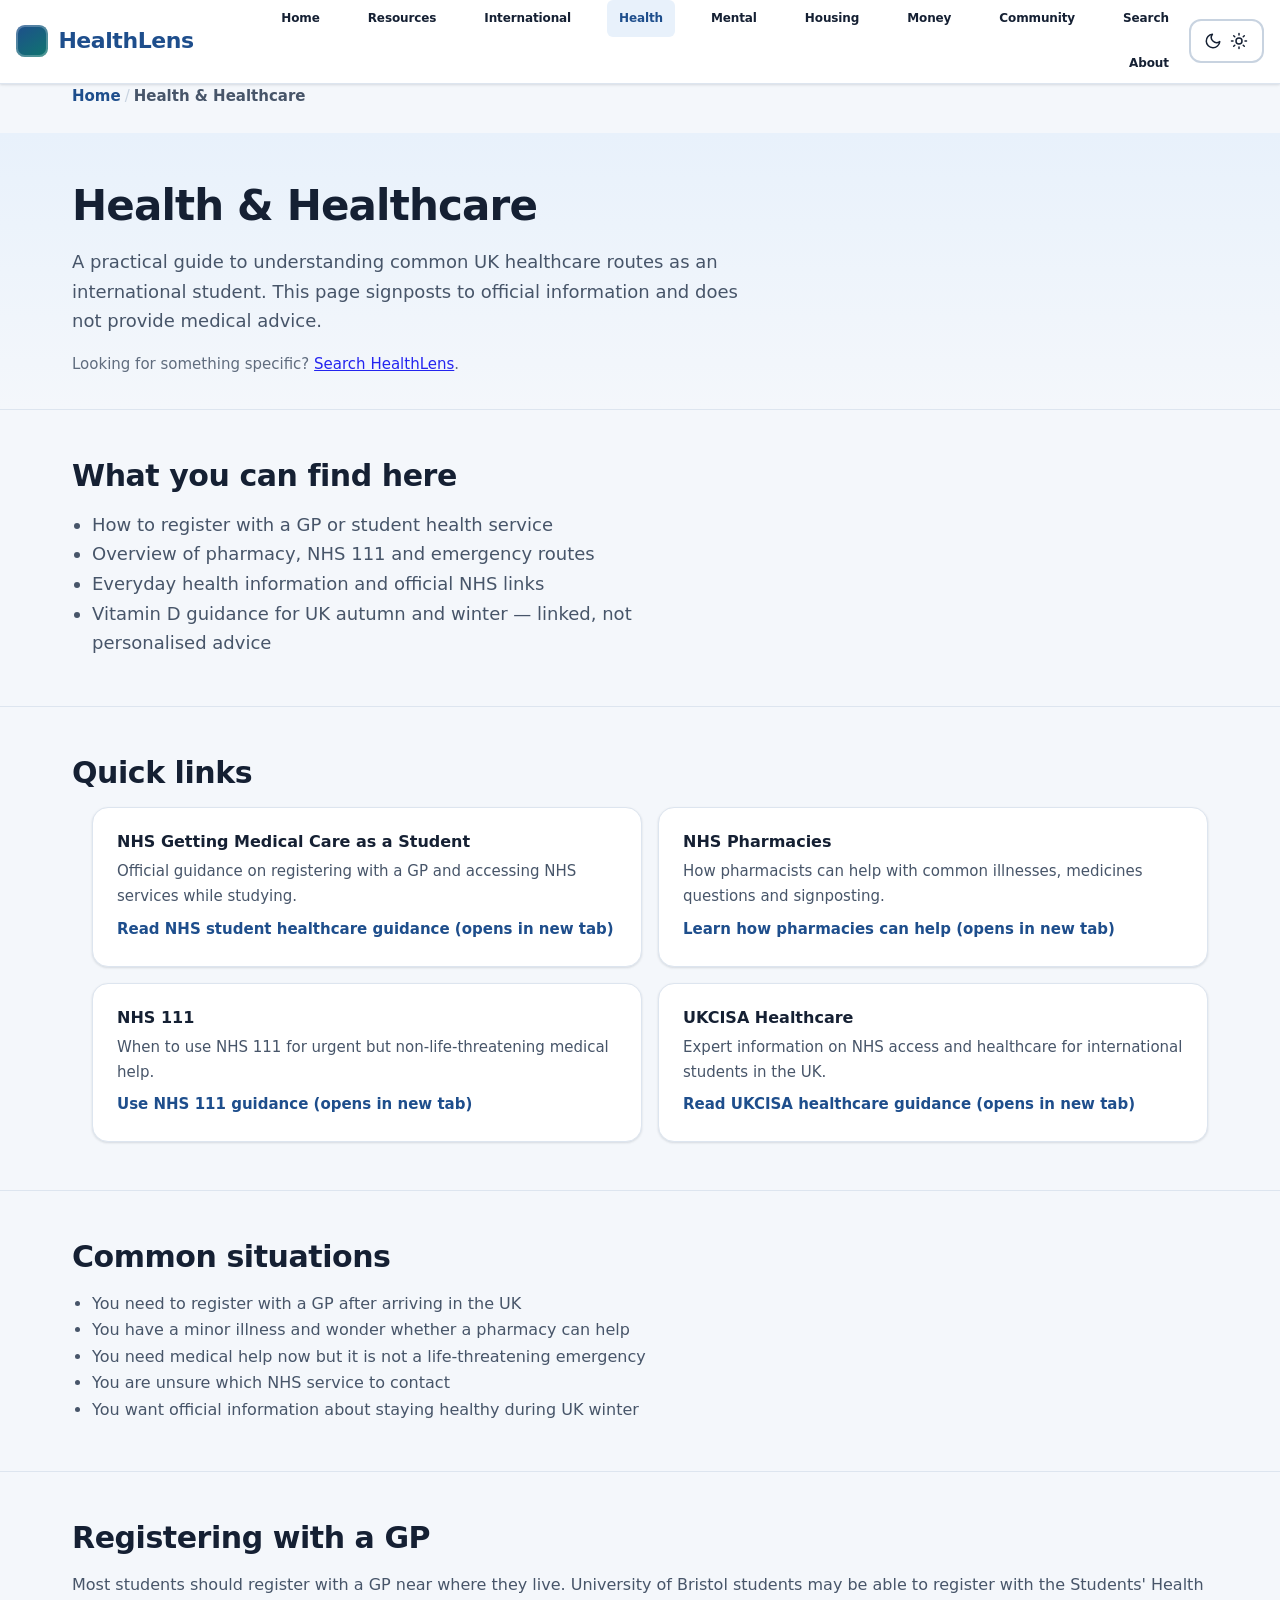
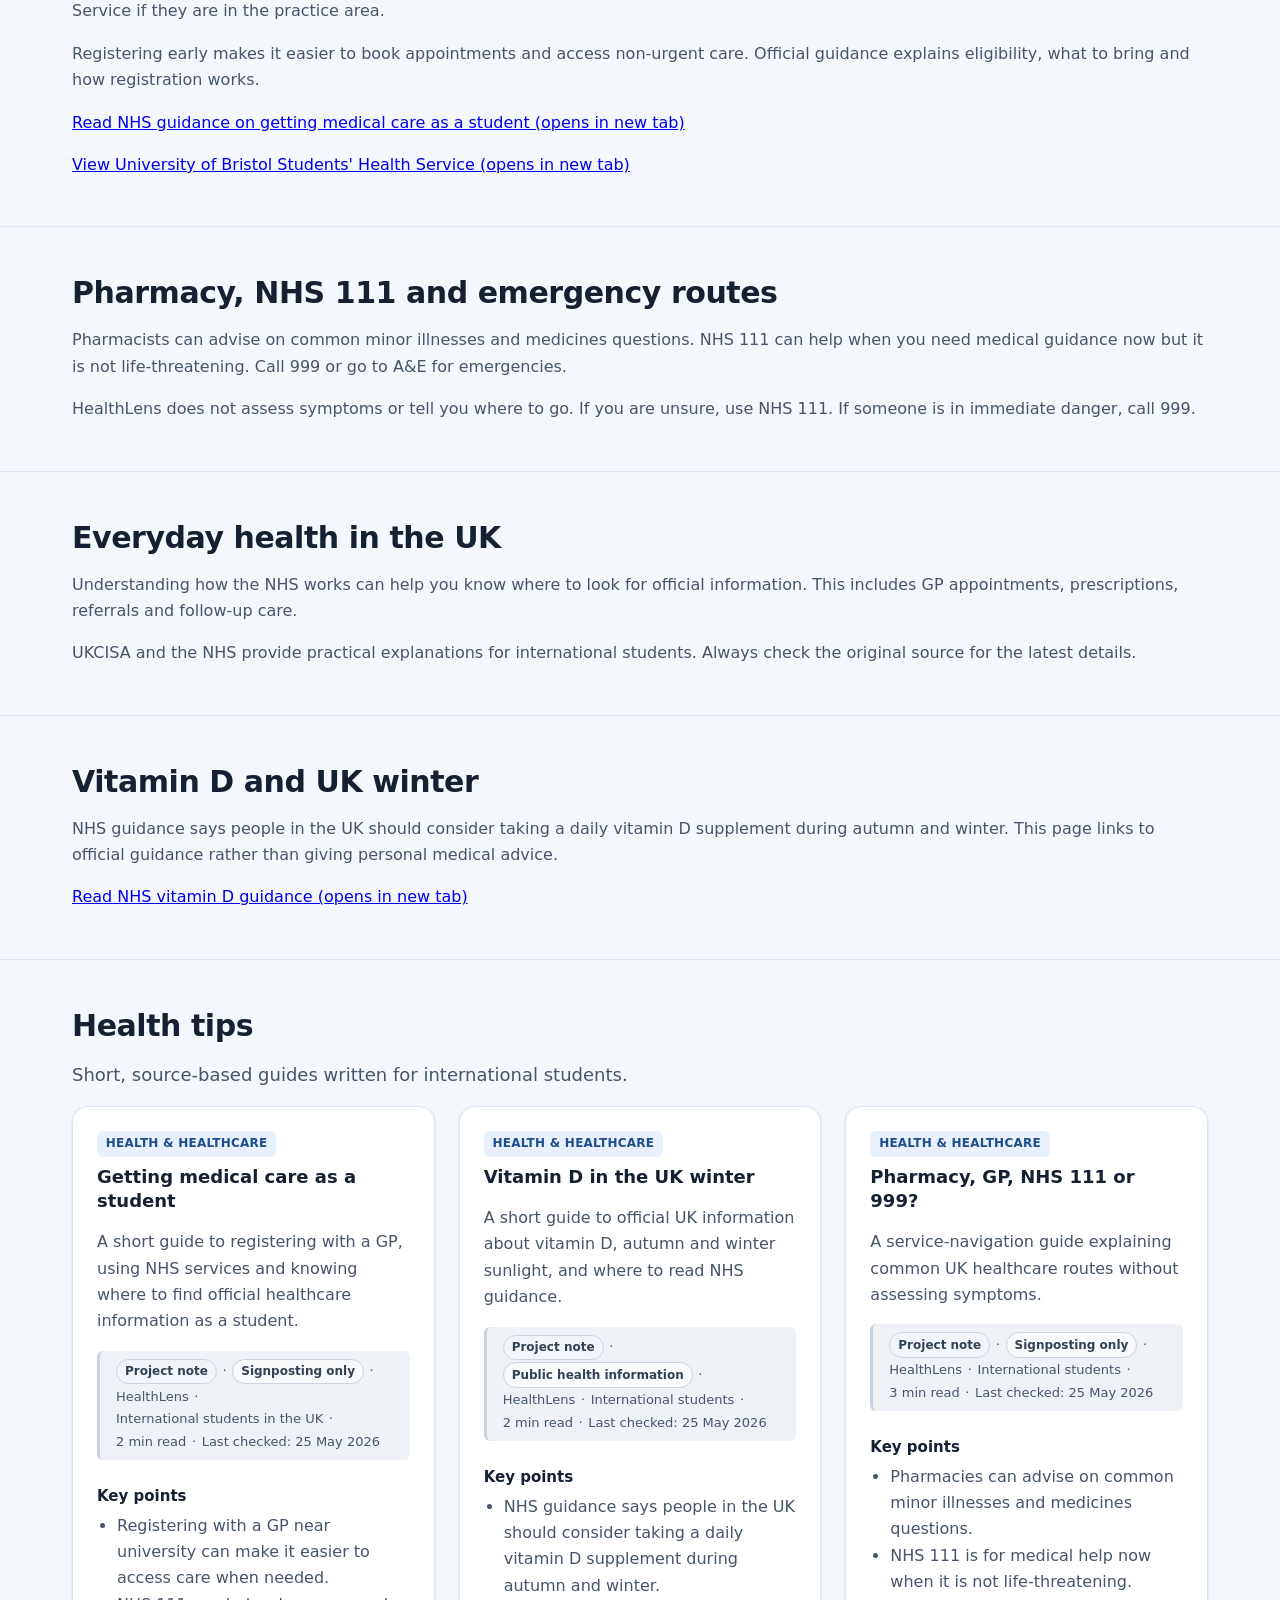
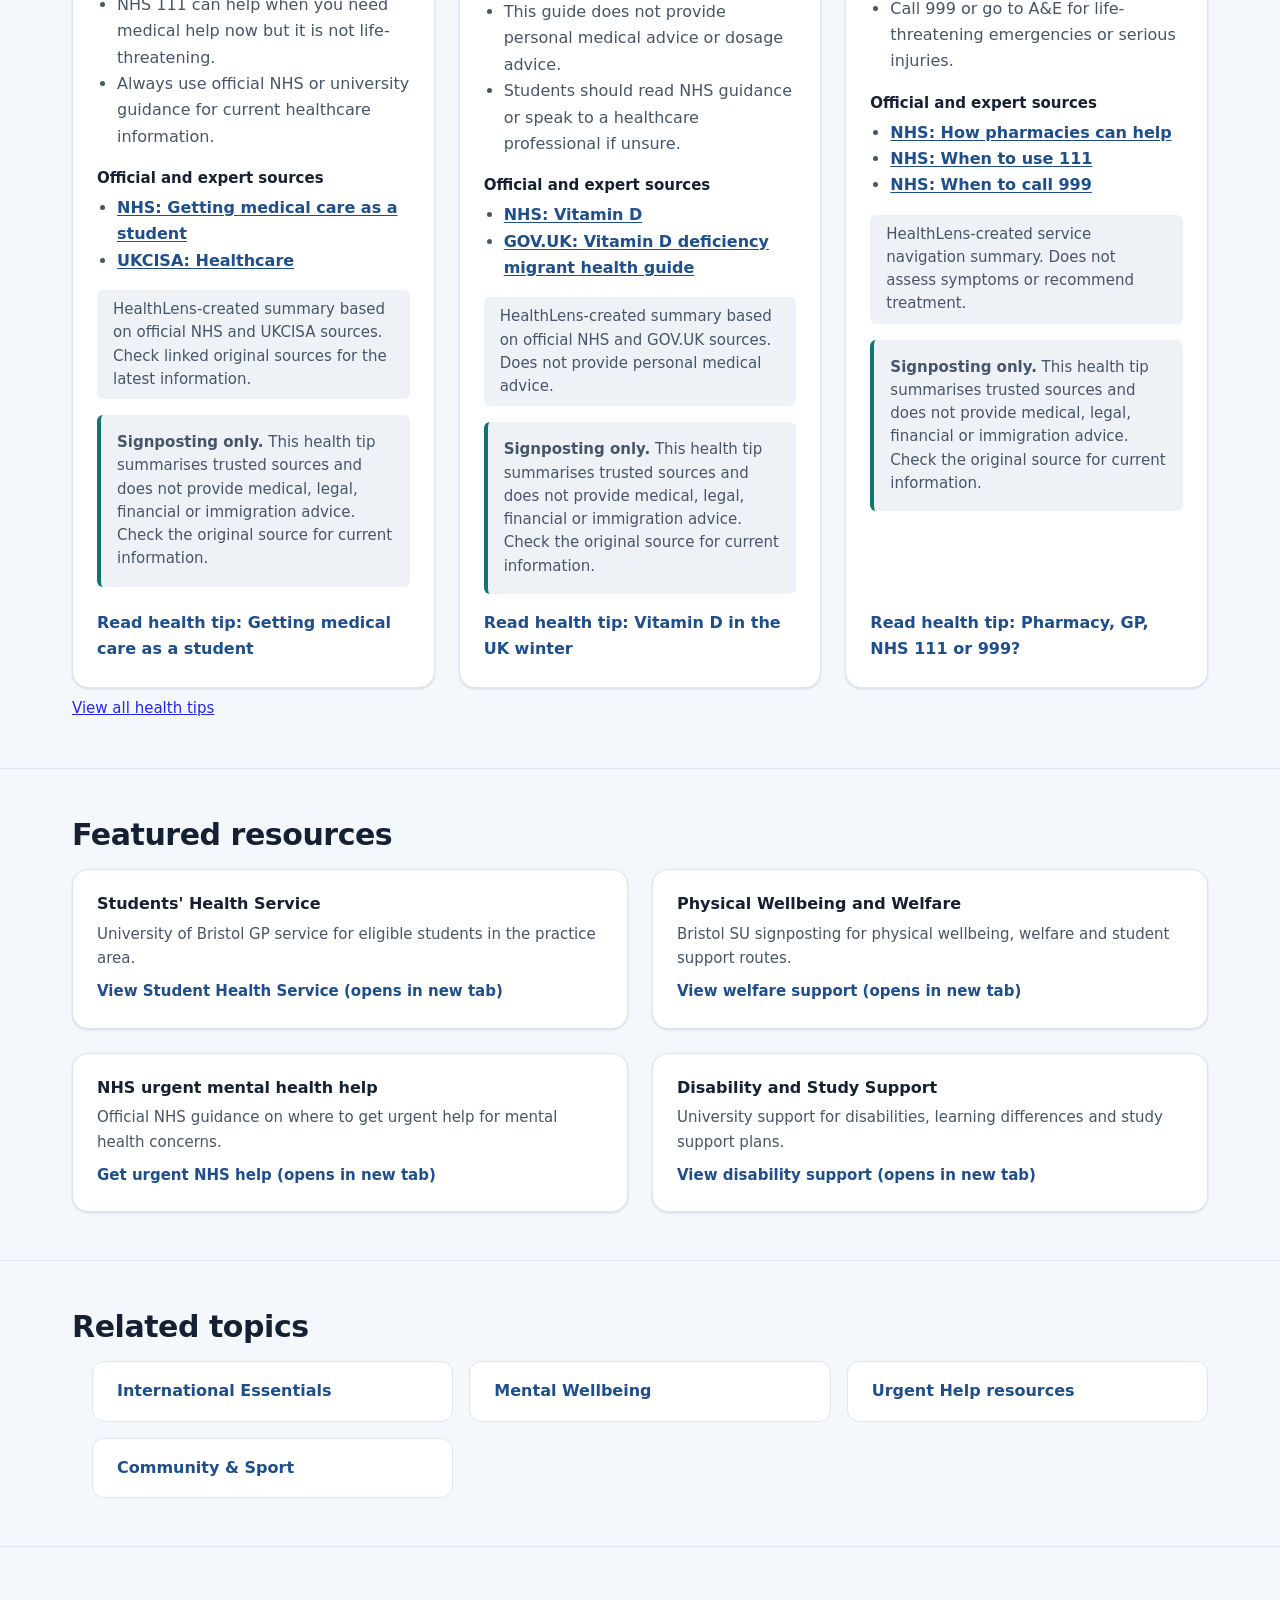
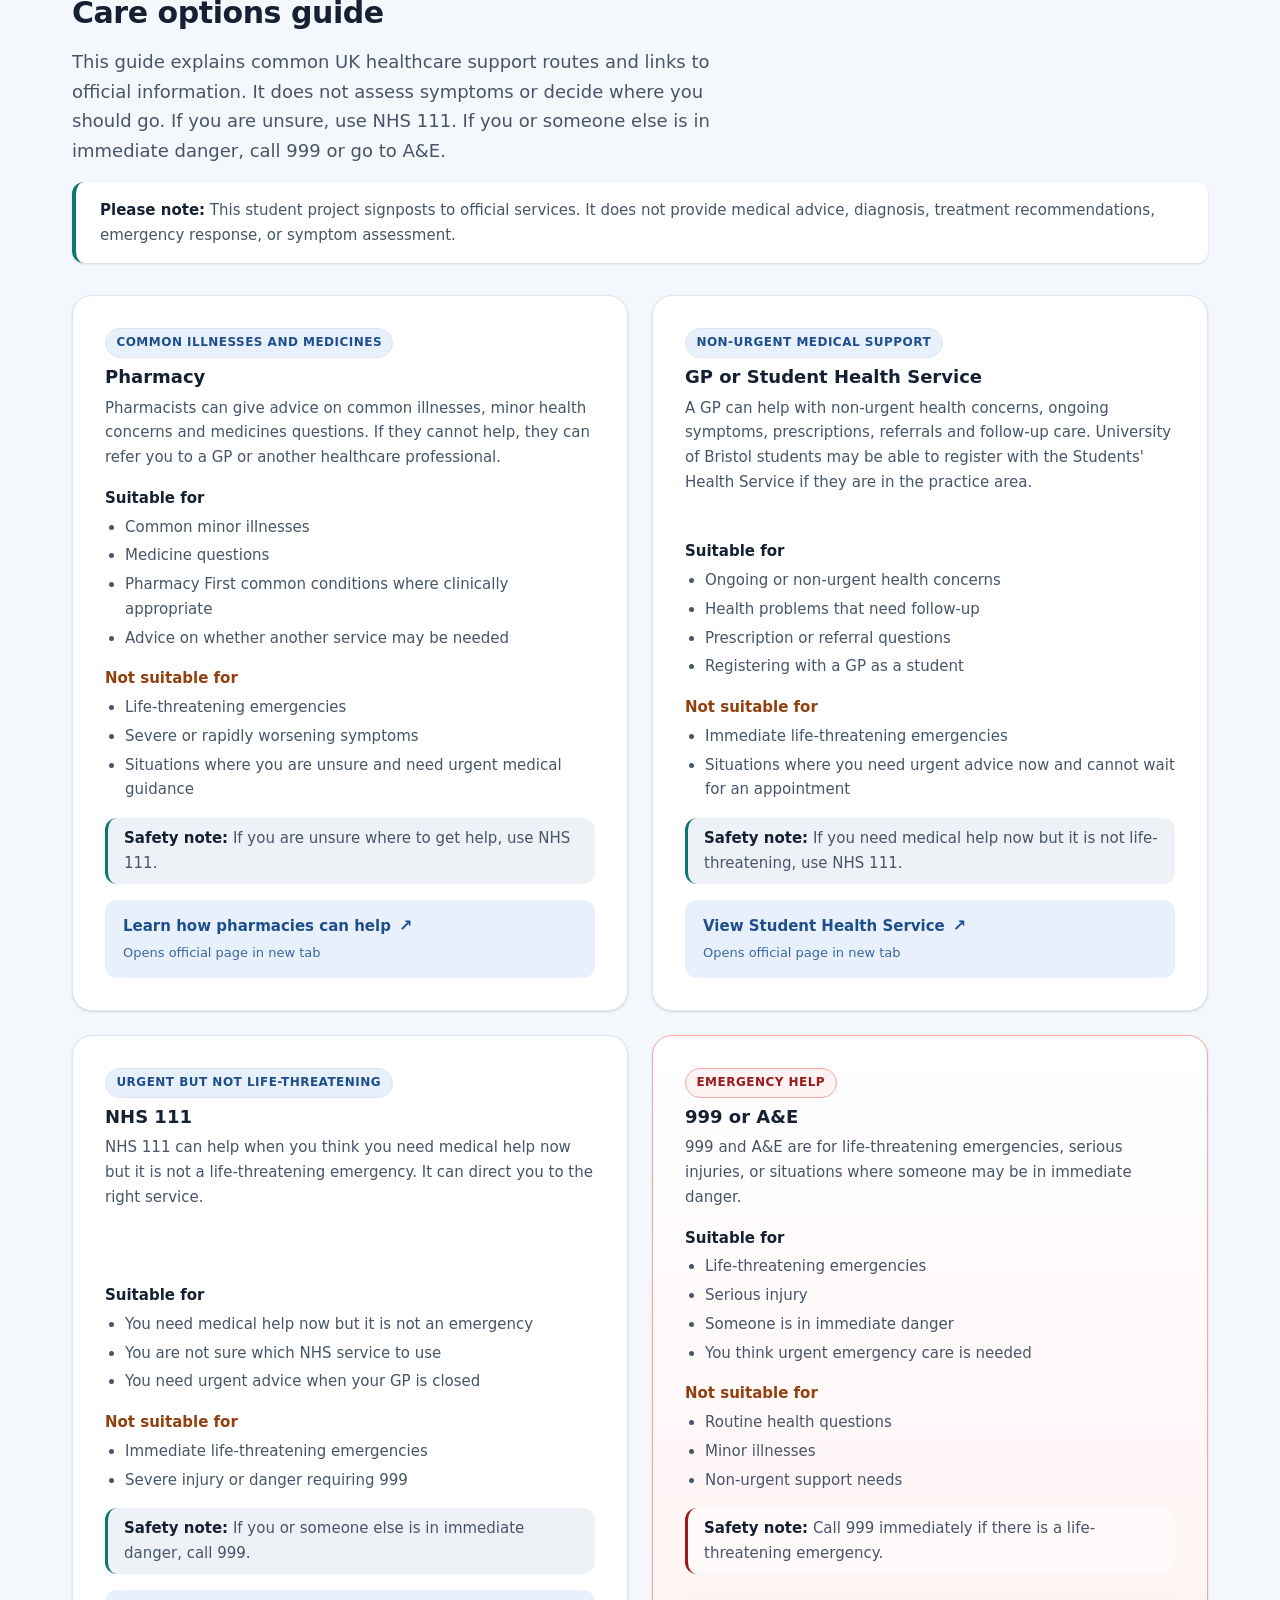
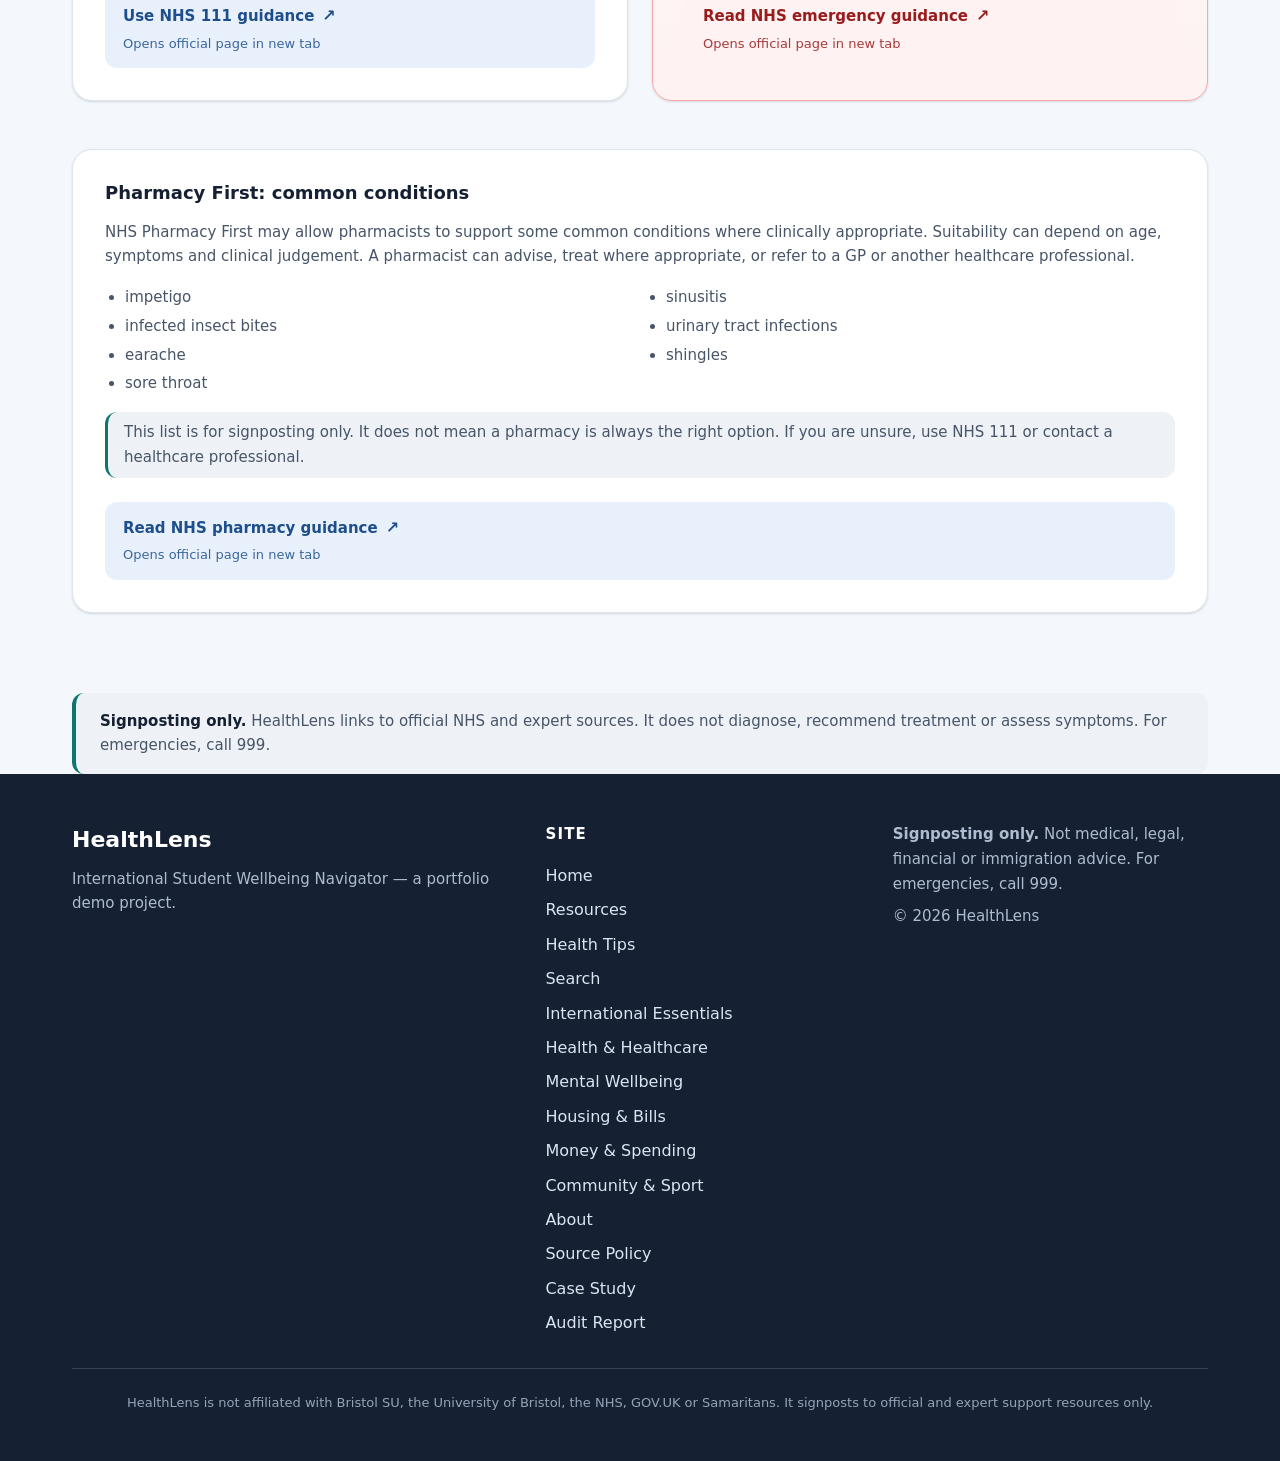
<file: health-healthcare.html>
<!DOCTYPE html>
<html lang="en">
<head>
  <meta charset="UTF-8">
  <meta name="viewport" content="width=device-width, initial-scale=1.0">
  <meta name="description" content="Health and healthcare routes for international students in the UK — GP registration, NHS services and everyday health signposting.">
  <title>Health &amp; Healthcare — HealthLens</title>
  <link rel="icon" href="./assets/favicon.svg" type="image/svg+xml">
  <link rel="stylesheet" href="./styles.css">
  <script>
    (function () {
      try {
        var stored = localStorage.getItem("healthlens-theme");
        if (stored === "light" || stored === "dark") {
          document.documentElement.setAttribute("data-theme", stored);
        } else if (window.matchMedia("(prefers-color-scheme: dark)").matches) {
          document.documentElement.setAttribute("data-theme", "dark");
        } else {
          document.documentElement.setAttribute("data-theme", "light");
        }
      } catch (error) {
        document.documentElement.setAttribute("data-theme", "light");
      }
    })();
  </script>
</head>
<body>
  <a class="skip-link" href="#main-content">Skip to main content</a>

  <header class="site-header">
    <div class="container header-inner">
      <a class="site-logo" href="./index.html">
        <span class="site-logo__mark" aria-hidden="true"></span>
        <span class="site-logo__text">HealthLens</span>
      </a>

      <nav id="site-nav" class="site-nav" aria-label="Main navigation">
        <ul class="nav-list nav-list--global">
          <li><a href="./index.html">Home</a></li>
          <li><a href="./resources.html" title="Resources">Resources</a></li>
          <li><a href="./international-essentials.html" title="International Essentials">International</a></li>
          <li><a href="./health-healthcare.html" aria-current="page" title="Health and Healthcare">Health</a></li>
          <li><a href="./mental-wellbeing.html" title="Mental Wellbeing">Mental</a></li>
          <li><a href="./housing-bills.html" title="Housing and Bills">Housing</a></li>
          <li><a href="./money-spending.html" title="Money and Spending">Money</a></li>
          <li><a href="./community-activities-sport.html" title="Community, Activities and Sport">Community</a></li>
          <li><a href="./search.html" title="Search HealthLens">Search</a></li>
          <li><a href="./about.html">About</a></li>
        </ul>
      </nav>

      <div class="header-actions">
        <button type="button" id="theme-toggle" class="theme-toggle" aria-label="Switch to dark mode" aria-pressed="false">
          <span class="theme-toggle__icon theme-toggle__icon--light" aria-hidden="true">
            <svg width="18" height="18" viewBox="0 0 24 24" fill="none" xmlns="http://www.w3.org/2000/svg"><path d="M21 12.79A9 9 0 1 1 11.21 3 7 7 0 0 0 21 12.79Z" stroke="currentColor" stroke-width="2" stroke-linecap="round" stroke-linejoin="round"/></svg>
          </span>
          <span class="theme-toggle__icon theme-toggle__icon--dark" aria-hidden="true" hidden>
            <svg width="18" height="18" viewBox="0 0 24 24" fill="none" xmlns="http://www.w3.org/2000/svg"><circle cx="12" cy="12" r="4" stroke="currentColor" stroke-width="2"/><path d="M12 2v2M12 20v2M4.93 4.93l1.41 1.41M17.66 17.66l1.41 1.41M2 12h2M20 12h2M4.93 19.07l1.41-1.41M17.66 6.34l1.41-1.41" stroke="currentColor" stroke-width="2" stroke-linecap="round"/></svg>
          </span>
          <span class="theme-toggle__text">Dark mode</span>
        </button>
        <button class="nav-toggle" type="button" aria-expanded="false" aria-controls="site-nav" aria-label="Open navigation menu">
          <span class="nav-toggle-bar" aria-hidden="true"></span>
          <span class="nav-toggle-bar" aria-hidden="true"></span>
          <span class="nav-toggle-bar" aria-hidden="true"></span>
        </button>
      </div>
    </div>
  </header>

  <main id="main-content">
    <div class="container">
      <nav class="breadcrumb" aria-label="Breadcrumb">
        <ol>
          <li><a href="./index.html">Home</a></li>
          <li><span aria-current="page">Health &amp; Healthcare</span></li>
        </ol>
      </nav>
    </div>

    <section class="topic-hero">
      <div class="container">
        <h1>Health &amp; Healthcare</h1>
        <p class="topic-summary">A practical guide to understanding common UK healthcare routes as an international student. This page signposts to official information and does not provide medical advice.</p>
        <p class="search-cta content-meta">Looking for something specific? <a href="./search.html?q=GP">Search HealthLens</a>.</p>
      </div>
    </section>

    <section class="topic-section">
      <div class="container">
        <h2>What you can find here</h2>
        <ul class="topic-summary">
          <li>How to register with a GP or student health service</li>
          <li>Overview of pharmacy, NHS 111 and emergency routes</li>
          <li>Everyday health information and official NHS links</li>
          <li>Vitamin D guidance for UK autumn and winter — linked, not personalised advice</li>
        </ul>
      </div>
    </section>

    <section class="topic-section">
      <div class="container">
        <h2>Quick links</h2>
        <ul class="quick-links-grid">
          <li class="quick-link-card">
            <h3>NHS Getting Medical Care as a Student</h3>
            <p>Official guidance on registering with a GP and accessing NHS services while studying.</p>
            <a href="https://www.nhs.uk/nhs-services/getting-medical-care-as-a-student/" target="_blank" rel="noopener noreferrer">Read NHS student healthcare guidance (opens in new tab)</a>
          </li>
          <li class="quick-link-card">
            <h3>NHS Pharmacies</h3>
            <p>How pharmacists can help with common illnesses, medicines questions and signposting.</p>
            <a href="https://www.nhs.uk/nhs-services/pharmacies/how-pharmacies-can-help/" target="_blank" rel="noopener noreferrer">Learn how pharmacies can help (opens in new tab)</a>
          </li>
          <li class="quick-link-card">
            <h3>NHS 111</h3>
            <p>When to use NHS 111 for urgent but non-life-threatening medical help.</p>
            <a href="https://www.nhs.uk/nhs-services/urgent-and-emergency-care-services/when-to-use-111/" target="_blank" rel="noopener noreferrer">Use NHS 111 guidance (opens in new tab)</a>
          </li>
          <li class="quick-link-card">
            <h3>UKCISA Healthcare</h3>
            <p>Expert information on NHS access and healthcare for international students in the UK.</p>
            <a href="https://www.ukcisa.org.uk/student-advice/life-in-the-uk/healthcare/" target="_blank" rel="noopener noreferrer">Read UKCISA healthcare guidance (opens in new tab)</a>
          </li>
        </ul>
      </div>
    </section>

    <section class="topic-section">
      <div class="container">
        <h2>Common situations</h2>
        <ul>
          <li>You need to register with a GP after arriving in the UK</li>
          <li>You have a minor illness and wonder whether a pharmacy can help</li>
          <li>You need medical help now but it is not a life-threatening emergency</li>
          <li>You are unsure which NHS service to contact</li>
          <li>You want official information about staying healthy during UK winter</li>
        </ul>
      </div>
    </section>

    <section class="topic-section">
      <div class="container">
        <h2>Registering with a GP</h2>
        <p>Most students should register with a GP near where they live. University of Bristol students may be able to register with the Students' Health Service if they are in the practice area.</p>
        <p>Registering early makes it easier to book appointments and access non-urgent care. Official guidance explains eligibility, what to bring and how registration works.</p>
        <p><a href="https://www.nhs.uk/nhs-services/getting-medical-care-as-a-student/" target="_blank" rel="noopener noreferrer">Read NHS guidance on getting medical care as a student (opens in new tab)</a></p>
        <p><a href="https://www.bristol.ac.uk/students-health/" target="_blank" rel="noopener noreferrer">View University of Bristol Students' Health Service (opens in new tab)</a></p>
      </div>
    </section>

    <section class="topic-section">
      <div class="container">
        <h2>Pharmacy, NHS 111 and emergency routes</h2>
        <p>Pharmacists can advise on common minor illnesses and medicines questions. NHS 111 can help when you need medical guidance now but it is not life-threatening. Call 999 or go to A&amp;E for emergencies.</p>
        <p>HealthLens does not assess symptoms or tell you where to go. If you are unsure, use NHS 111. If someone is in immediate danger, call 999.</p>
      </div>
    </section>

    <section class="topic-section">
      <div class="container">
        <h2>Everyday health in the UK</h2>
        <p>Understanding how the NHS works can help you know where to look for official information. This includes GP appointments, prescriptions, referrals and follow-up care.</p>
        <p>UKCISA and the NHS provide practical explanations for international students. Always check the original source for the latest details.</p>
      </div>
    </section>

    <section class="topic-section">
      <div class="container">
        <h2>Vitamin D and UK winter</h2>
        <p>NHS guidance says people in the UK should consider taking a daily vitamin D supplement during autumn and winter. This page links to official guidance rather than giving personal medical advice.</p>
        <p><a href="https://www.nhs.uk/conditions/vitamins-and-minerals/vitamin-d/" target="_blank" rel="noopener noreferrer">Read NHS vitamin D guidance (opens in new tab)</a></p>
      </div>
    </section>

    <section class="topic-section curated-guides" aria-labelledby="health-tips-heading">
      <div class="container">
        <h2 id="health-tips-heading">Health tips</h2>
        <p class="topic-summary">Short, source-based guides written for international students.</p>
        <div class="guide-grid" data-guides-container data-topic="health-healthcare" aria-live="polite"></div>
        <p class="content-meta"><a href="./guides.html">View all health tips</a></p>
      </div>
    </section>

    <section class="topic-section">
      <div class="container">
        <h2>Featured resources</h2>
        <div class="featured-resources-grid">
          <article class="quick-link-card">
            <h3>Students' Health Service</h3>
            <p>University of Bristol GP service for eligible students in the practice area.</p>
            <a href="https://www.bristol.ac.uk/students-health/" target="_blank" rel="noopener noreferrer">View Student Health Service (opens in new tab)</a>
          </article>
          <article class="quick-link-card">
            <h3>Physical Wellbeing and Welfare</h3>
            <p>Bristol SU signposting for physical wellbeing, welfare and student support routes.</p>
            <a href="https://www.bristolsu.org.uk/support-centre/health-and-welfare" target="_blank" rel="noopener noreferrer">View welfare support (opens in new tab)</a>
          </article>
          <article class="quick-link-card">
            <h3>NHS urgent mental health help</h3>
            <p>Official NHS guidance on where to get urgent help for mental health concerns.</p>
            <a href="https://www.nhs.uk/nhs-services/mental-health-services/where-to-get-urgent-help-for-mental-health/" target="_blank" rel="noopener noreferrer">Get urgent NHS help (opens in new tab)</a>
          </article>
          <article class="quick-link-card">
            <h3>Disability and Study Support</h3>
            <p>University support for disabilities, learning differences and study support plans.</p>
            <a href="https://www.bristol.ac.uk/students/support/disability-support/" target="_blank" rel="noopener noreferrer">View disability support (opens in new tab)</a>
          </article>
        </div>
      </div>
    </section>

    <section class="topic-section">
      <div class="container">
        <h2>Related topics</h2>
        <ul class="related-topics">
          <li><a href="./international-essentials.html">International Essentials</a></li>
          <li><a href="./mental-wellbeing.html">Mental Wellbeing</a></li>
          <li><a href="./resources.html?category=urgent-help">Urgent Help resources</a></li>
          <li><a href="./community-activities-sport.html">Community &amp; Sport</a></li>
        </ul>
      </div>
    </section>

    <section id="care-options" class="topic-section care-options-section care-options-section--secondary" aria-labelledby="care-options-heading">
      <div class="container">
        <h2 id="care-options-heading">Care options guide</h2>
        <p class="topic-summary">This guide explains common UK healthcare support routes and links to official information. It does not assess symptoms or decide where you should go. If you are unsure, use NHS 111. If you or someone else is in immediate danger, call 999 or go to A&amp;E.</p>

        <p class="care-options-disclaimer" role="note">
          <strong>Please note:</strong> This student project signposts to official services. It does not provide medical advice, diagnosis, treatment recommendations, emergency response, or symptom assessment.
        </p>

        <p id="care-options-error" class="error-message" role="alert" hidden></p>

        <div id="care-options-list" class="care-options-grid" aria-live="polite" aria-atomic="true">
          <!-- Care option cards rendered by script.js -->
        </div>

        <aside class="pharmacy-first-panel" aria-labelledby="pharmacy-first-heading">
          <h3 id="pharmacy-first-heading">Pharmacy First: common conditions</h3>
          <p>
            NHS Pharmacy First may allow pharmacists to support some common conditions where clinically appropriate.
            Suitability can depend on age, symptoms and clinical judgement. A pharmacist can advise, treat where appropriate,
            or refer to a GP or another healthcare professional.
          </p>
          <ul class="pharmacy-first-list">
            <li>impetigo</li>
            <li>infected insect bites</li>
            <li>earache</li>
            <li>sore throat</li>
            <li>sinusitis</li>
            <li>urinary tract infections</li>
            <li>shingles</li>
          </ul>
          <p class="pharmacy-first-note" role="note">
            This list is for signposting only. It does not mean a pharmacy is always the right option.
            If you are unsure, use NHS 111 or contact a healthcare professional.
          </p>
          <a
            class="care-option-card__link pharmacy-first-link"
            href="https://www.nhs.uk/nhs-services/pharmacies/how-pharmacies-can-help/"
            target="_blank"
            rel="noopener noreferrer"
            aria-label="Read NHS pharmacy guidance (NHS: How pharmacies can help), opens in a new tab"
          >
            <span>Read NHS pharmacy guidance</span>
            <span class="care-option-card__link-icon" aria-hidden="true">↗</span>
            <span class="care-option-card__link-note">Opens official page in new tab</span>
          </a>
        </aside>
      </div>
    </section>

    <div class="container">
      <p class="source-note" role="note"><strong>Signposting only.</strong> HealthLens links to official NHS and expert sources. It does not diagnose, recommend treatment or assess symptoms. For emergencies, call 999.</p>
    </div>
  </main>

  <footer class="site-footer">
    <div class="container footer-grid">
      <div class="footer-brand">
        <p class="footer-logo">HealthLens</p>
        <p class="footer-tagline">International Student Wellbeing Navigator — a portfolio demo project.</p>
      </div>
      <nav class="footer-nav" aria-label="Footer navigation">
        <p class="footer-nav__title">Site</p>
        <ul>
          <li><a href="./index.html">Home</a></li>
          <li><a href="./resources.html">Resources</a></li>
          <li><a href="./guides.html">Health Tips</a></li>
          <li><a href="./search.html">Search</a></li>
          <li><a href="./international-essentials.html">International Essentials</a></li>
          <li><a href="./health-healthcare.html">Health &amp; Healthcare</a></li>
          <li><a href="./mental-wellbeing.html">Mental Wellbeing</a></li>
          <li><a href="./housing-bills.html">Housing &amp; Bills</a></li>
          <li><a href="./money-spending.html">Money &amp; Spending</a></li>
          <li><a href="./community-activities-sport.html">Community &amp; Sport</a></li>
          <li><a href="./about.html">About</a></li>
          <li><a href="./about.html#source-policy">Source Policy</a></li>
          <li><a href="./case-study.html">Case Study</a></li>
          <li><a href="./audit-report.html">Audit Report</a></li>
        </ul>
      </nav>
      <div class="footer-meta">
        <p class="footer-disclaimer"><strong>Signposting only.</strong> Not medical, legal, financial or immigration advice. For emergencies, call 999.</p>
        <p class="footer-copy">&copy; 2026 HealthLens</p>
      </div>
    </div>
    <div class="container">
      <p class="site-footnote" role="note">HealthLens is not affiliated with Bristol SU, the University of Bristol, the NHS, GOV.UK or Samaritans. It signposts to official and expert support resources only.</p>
    </div>
  </footer>

  <script src="./script.js"></script>
</body>
</html>
</file>
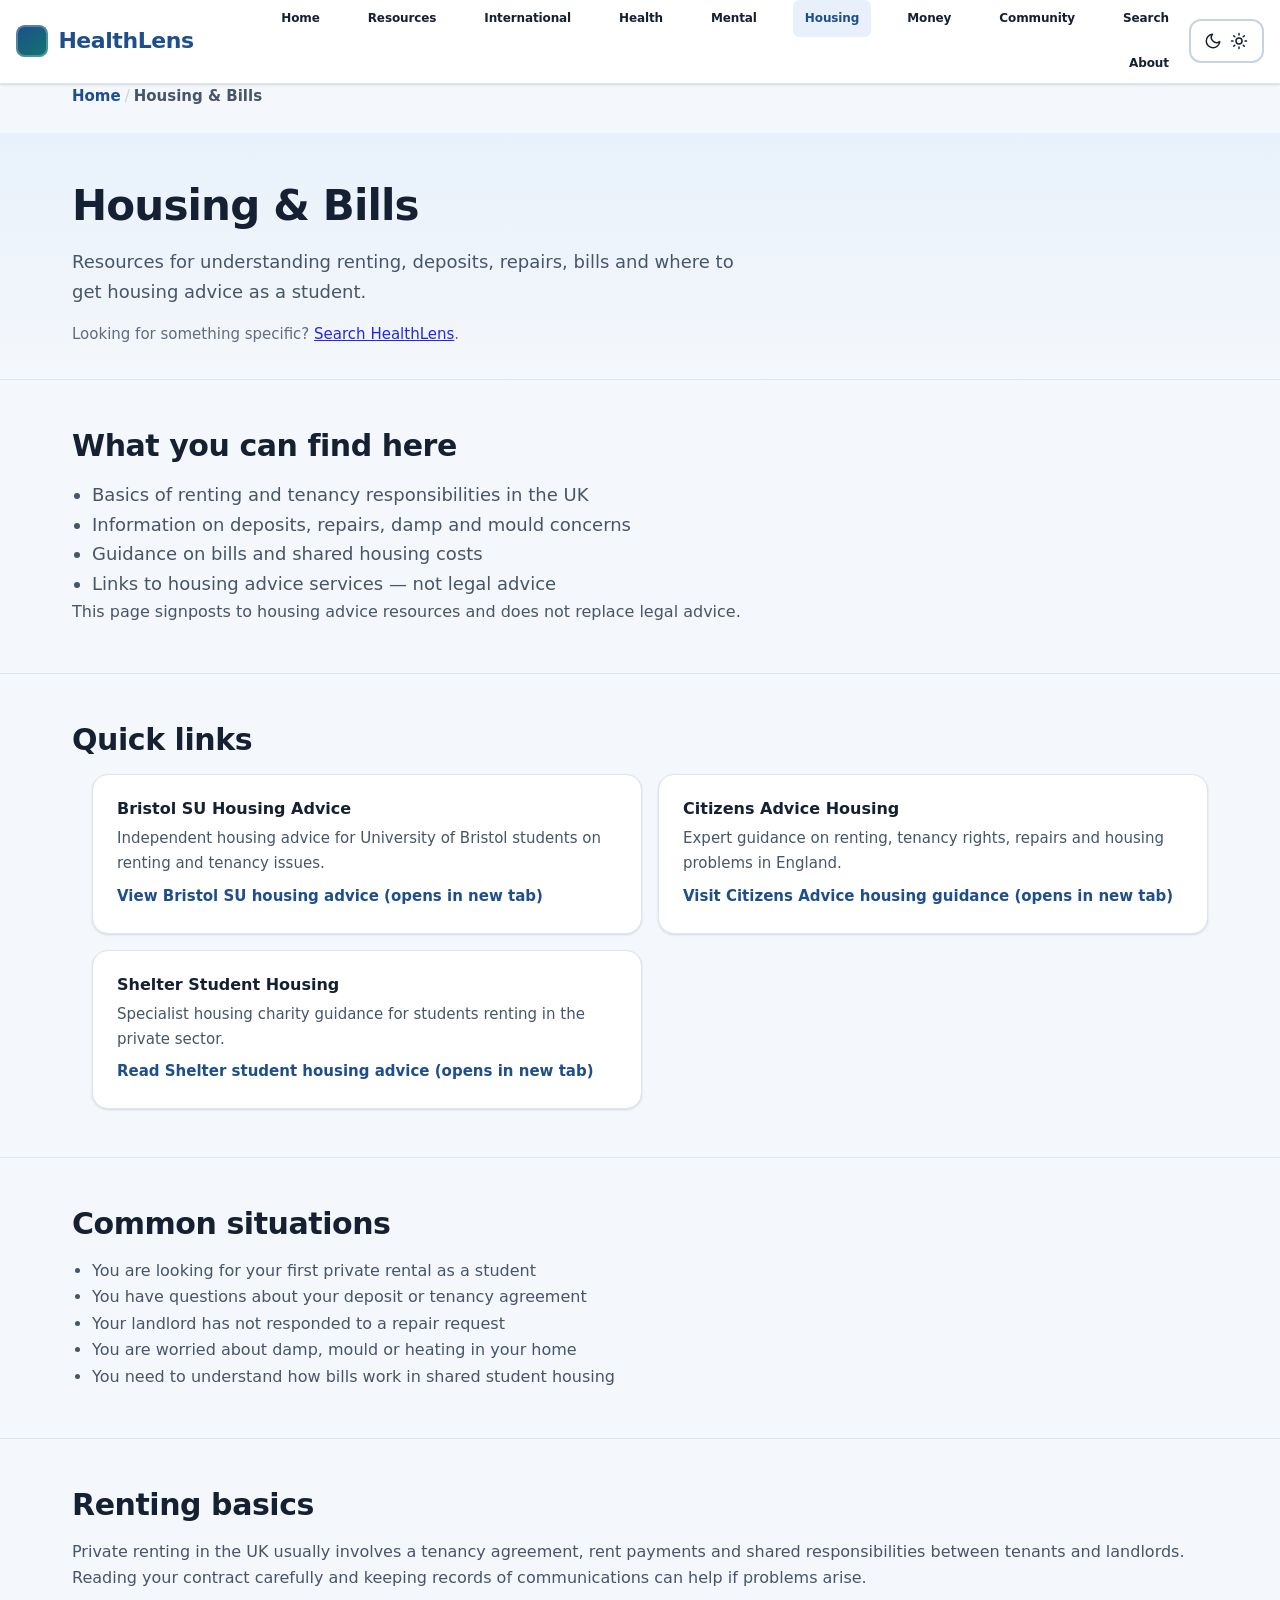
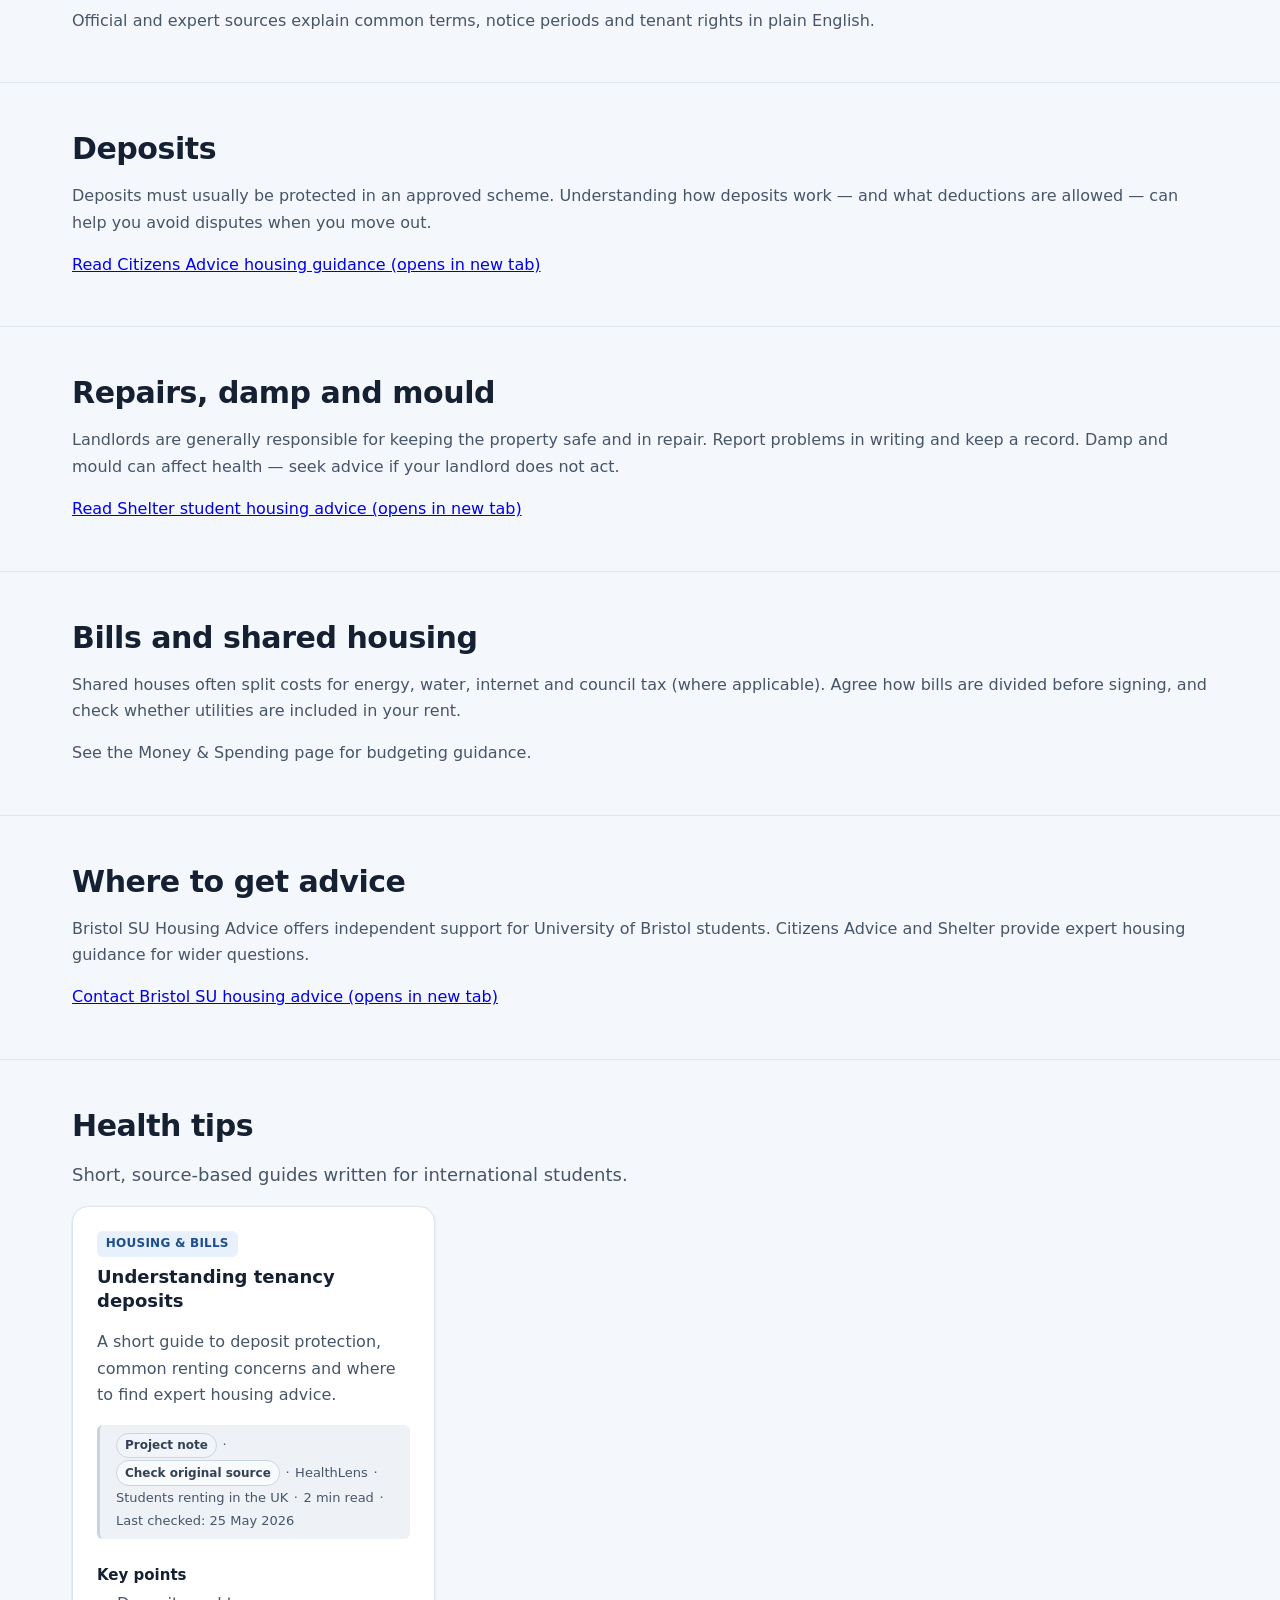
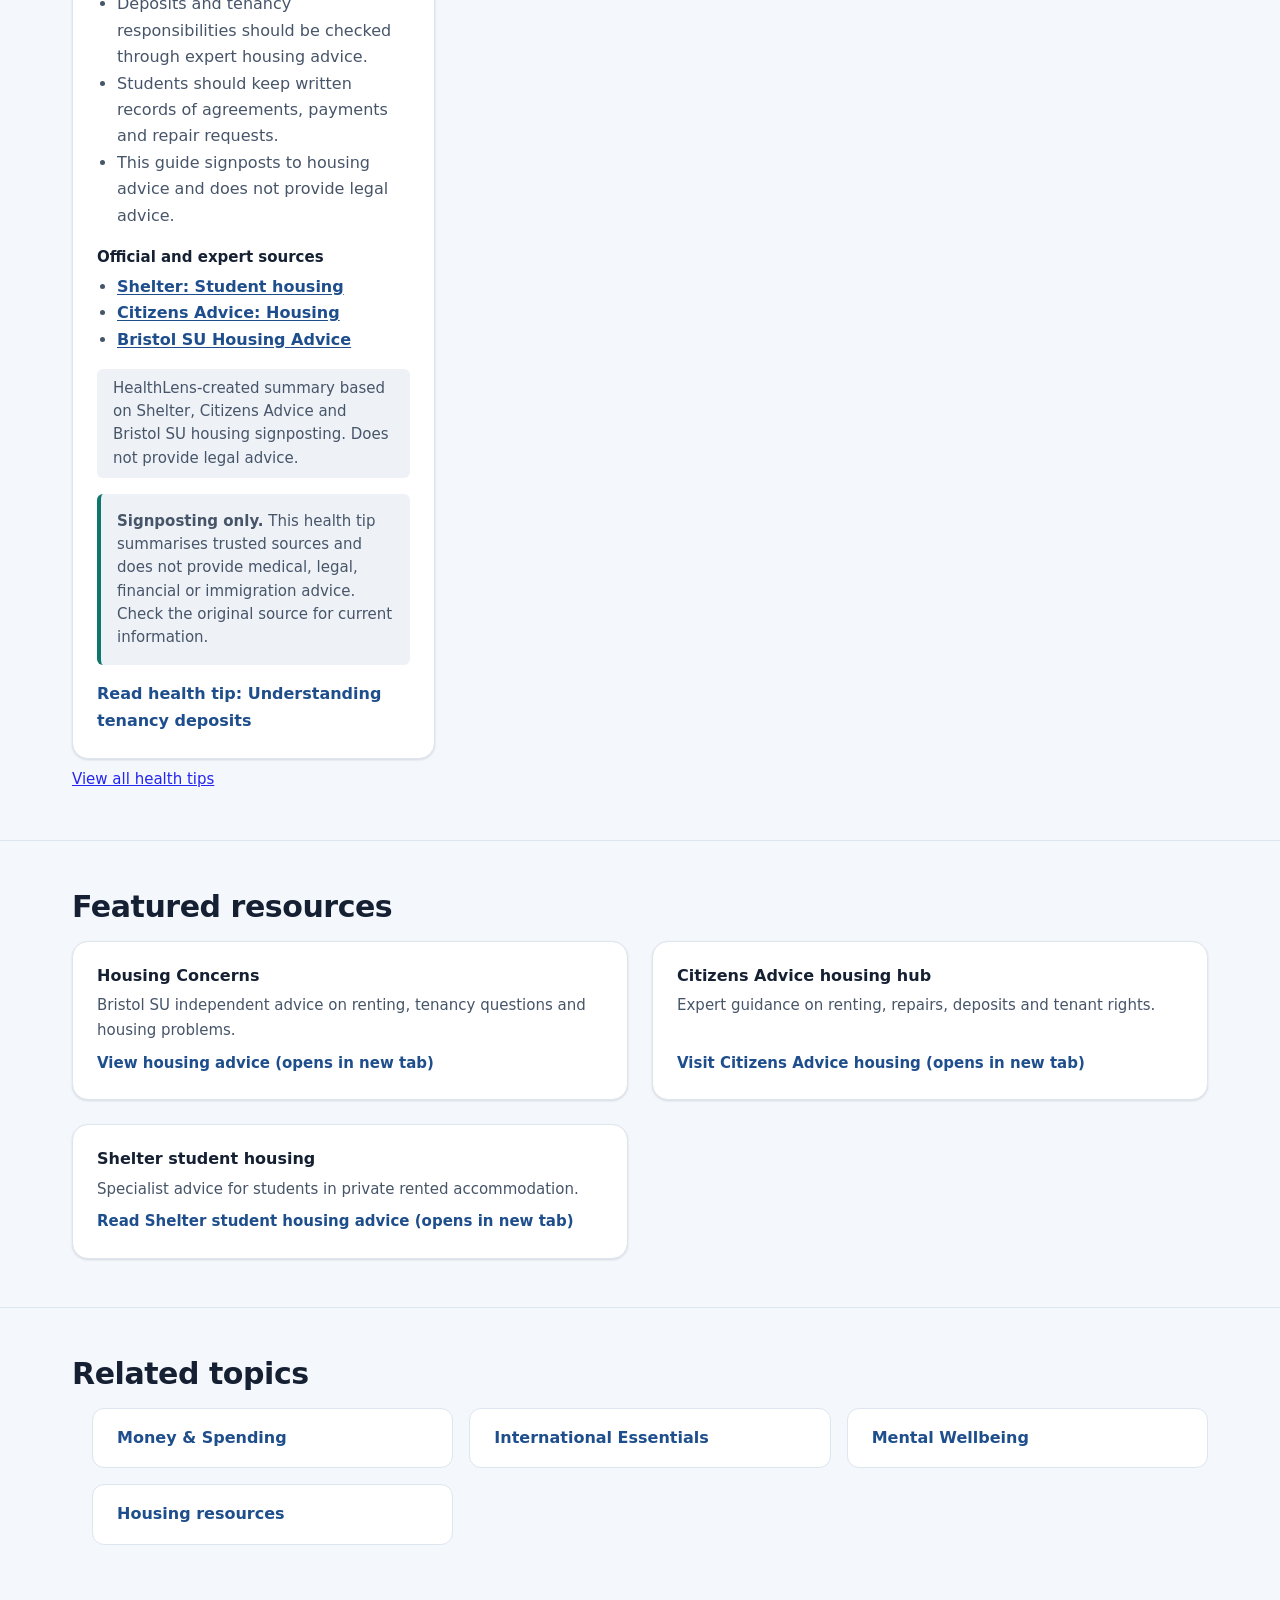
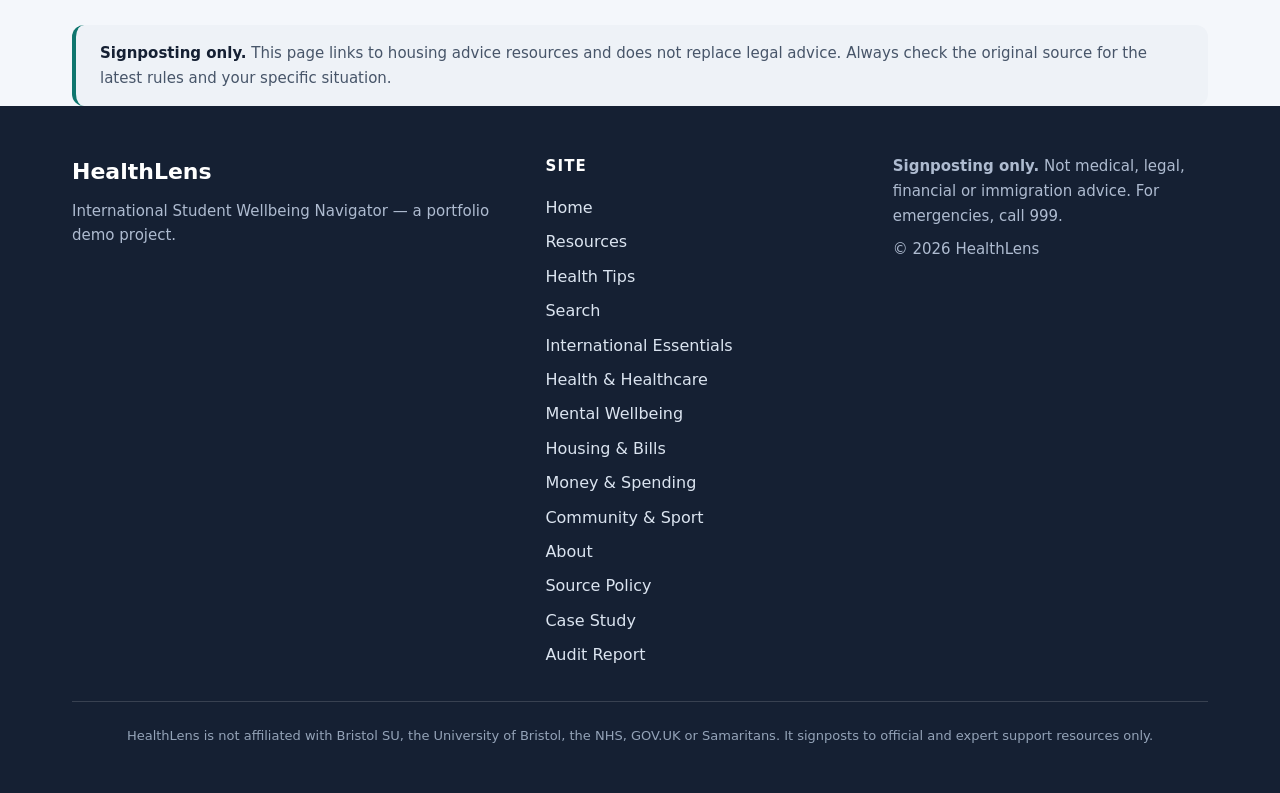
<file: housing-bills.html>
<!DOCTYPE html>
<html lang="en">
<head>
  <meta charset="UTF-8">
  <meta name="viewport" content="width=device-width, initial-scale=1.0">
  <meta name="description" content="Housing and bills resources for student renters in the UK — deposits, repairs, tenancy advice and signposting.">
  <title>Housing &amp; Bills — HealthLens</title>
  <link rel="icon" href="./assets/favicon.svg" type="image/svg+xml">
  <link rel="stylesheet" href="./styles.css">
  <script>
    (function () {
      try {
        var stored = localStorage.getItem("healthlens-theme");
        if (stored === "light" || stored === "dark") {
          document.documentElement.setAttribute("data-theme", stored);
        } else if (window.matchMedia("(prefers-color-scheme: dark)").matches) {
          document.documentElement.setAttribute("data-theme", "dark");
        } else {
          document.documentElement.setAttribute("data-theme", "light");
        }
      } catch (error) {
        document.documentElement.setAttribute("data-theme", "light");
      }
    })();
  </script>
</head>
<body>
  <a class="skip-link" href="#main-content">Skip to main content</a>

  <header class="site-header">
    <div class="container header-inner">
      <a class="site-logo" href="./index.html">
        <span class="site-logo__mark" aria-hidden="true"></span>
        <span class="site-logo__text">HealthLens</span>
      </a>

      <nav id="site-nav" class="site-nav" aria-label="Main navigation">
        <ul class="nav-list nav-list--global">
          <li><a href="./index.html">Home</a></li>
          <li><a href="./resources.html" title="Resources">Resources</a></li>
          <li><a href="./international-essentials.html" title="International Essentials">International</a></li>
          <li><a href="./health-healthcare.html" title="Health and Healthcare">Health</a></li>
          <li><a href="./mental-wellbeing.html" title="Mental Wellbeing">Mental</a></li>
          <li><a href="./housing-bills.html" aria-current="page" title="Housing and Bills">Housing</a></li>
          <li><a href="./money-spending.html" title="Money and Spending">Money</a></li>
          <li><a href="./community-activities-sport.html" title="Community, Activities and Sport">Community</a></li>
          <li><a href="./search.html" title="Search HealthLens">Search</a></li>
          <li><a href="./about.html">About</a></li>
        </ul>
      </nav>

      <div class="header-actions">
        <button type="button" id="theme-toggle" class="theme-toggle" aria-label="Switch to dark mode" aria-pressed="false">
          <span class="theme-toggle__icon theme-toggle__icon--light" aria-hidden="true">
            <svg width="18" height="18" viewBox="0 0 24 24" fill="none" xmlns="http://www.w3.org/2000/svg"><path d="M21 12.79A9 9 0 1 1 11.21 3 7 7 0 0 0 21 12.79Z" stroke="currentColor" stroke-width="2" stroke-linecap="round" stroke-linejoin="round"/></svg>
          </span>
          <span class="theme-toggle__icon theme-toggle__icon--dark" aria-hidden="true" hidden>
            <svg width="18" height="18" viewBox="0 0 24 24" fill="none" xmlns="http://www.w3.org/2000/svg"><circle cx="12" cy="12" r="4" stroke="currentColor" stroke-width="2"/><path d="M12 2v2M12 20v2M4.93 4.93l1.41 1.41M17.66 17.66l1.41 1.41M2 12h2M20 12h2M4.93 19.07l1.41-1.41M17.66 6.34l1.41-1.41" stroke="currentColor" stroke-width="2" stroke-linecap="round"/></svg>
          </span>
          <span class="theme-toggle__text">Dark mode</span>
        </button>
        <button class="nav-toggle" type="button" aria-expanded="false" aria-controls="site-nav" aria-label="Open navigation menu">
          <span class="nav-toggle-bar" aria-hidden="true"></span>
          <span class="nav-toggle-bar" aria-hidden="true"></span>
          <span class="nav-toggle-bar" aria-hidden="true"></span>
        </button>
      </div>
    </div>
  </header>

  <main id="main-content">
    <div class="container">
      <nav class="breadcrumb" aria-label="Breadcrumb">
        <ol>
          <li><a href="./index.html">Home</a></li>
          <li><span aria-current="page">Housing &amp; Bills</span></li>
        </ol>
      </nav>
    </div>

    <section class="topic-hero">
      <div class="container">
        <h1>Housing &amp; Bills</h1>
        <p class="topic-summary">Resources for understanding renting, deposits, repairs, bills and where to get housing advice as a student.</p>
        <p class="search-cta content-meta">Looking for something specific? <a href="./search.html?q=deposit">Search HealthLens</a>.</p>
      </div>
    </section>

    <section class="topic-section">
      <div class="container">
        <h2>What you can find here</h2>
        <ul class="topic-summary">
          <li>Basics of renting and tenancy responsibilities in the UK</li>
          <li>Information on deposits, repairs, damp and mould concerns</li>
          <li>Guidance on bills and shared housing costs</li>
          <li>Links to housing advice services — not legal advice</li>
        </ul>
        <p>This page signposts to housing advice resources and does not replace legal advice.</p>
      </div>
    </section>

    <section class="topic-section">
      <div class="container">
        <h2>Quick links</h2>
        <ul class="quick-links-grid">
          <li class="quick-link-card">
            <h3>Bristol SU Housing Advice</h3>
            <p>Independent housing advice for University of Bristol students on renting and tenancy issues.</p>
            <a href="https://www.bristolsu.org.uk/housing-advice" target="_blank" rel="noopener noreferrer">View Bristol SU housing advice (opens in new tab)</a>
          </li>
          <li class="quick-link-card">
            <h3>Citizens Advice Housing</h3>
            <p>Expert guidance on renting, tenancy rights, repairs and housing problems in England.</p>
            <a href="https://www.citizensadvice.org.uk/housing/" target="_blank" rel="noopener noreferrer">Visit Citizens Advice housing guidance (opens in new tab)</a>
          </li>
          <li class="quick-link-card">
            <h3>Shelter Student Housing</h3>
            <p>Specialist housing charity guidance for students renting in the private sector.</p>
            <a href="https://england.shelter.org.uk/housing_advice/private_renting/student_housing" target="_blank" rel="noopener noreferrer">Read Shelter student housing advice (opens in new tab)</a>
          </li>
        </ul>
      </div>
    </section>

    <section class="topic-section">
      <div class="container">
        <h2>Common situations</h2>
        <ul>
          <li>You are looking for your first private rental as a student</li>
          <li>You have questions about your deposit or tenancy agreement</li>
          <li>Your landlord has not responded to a repair request</li>
          <li>You are worried about damp, mould or heating in your home</li>
          <li>You need to understand how bills work in shared student housing</li>
        </ul>
      </div>
    </section>

    <section class="topic-section">
      <div class="container">
        <h2>Renting basics</h2>
        <p>Private renting in the UK usually involves a tenancy agreement, rent payments and shared responsibilities between tenants and landlords. Reading your contract carefully and keeping records of communications can help if problems arise.</p>
        <p>Official and expert sources explain common terms, notice periods and tenant rights in plain English.</p>
      </div>
    </section>

    <section class="topic-section">
      <div class="container">
        <h2>Deposits</h2>
        <p>Deposits must usually be protected in an approved scheme. Understanding how deposits work — and what deductions are allowed — can help you avoid disputes when you move out.</p>
        <p><a href="https://www.citizensadvice.org.uk/housing/" target="_blank" rel="noopener noreferrer">Read Citizens Advice housing guidance (opens in new tab)</a></p>
      </div>
    </section>

    <section class="topic-section">
      <div class="container">
        <h2>Repairs, damp and mould</h2>
        <p>Landlords are generally responsible for keeping the property safe and in repair. Report problems in writing and keep a record. Damp and mould can affect health — seek advice if your landlord does not act.</p>
        <p><a href="https://england.shelter.org.uk/housing_advice/private_renting/student_housing" target="_blank" rel="noopener noreferrer">Read Shelter student housing advice (opens in new tab)</a></p>
      </div>
    </section>

    <section class="topic-section">
      <div class="container">
        <h2>Bills and shared housing</h2>
        <p>Shared houses often split costs for energy, water, internet and council tax (where applicable). Agree how bills are divided before signing, and check whether utilities are included in your rent.</p>
        <p>See the Money &amp; Spending page for budgeting guidance.</p>
      </div>
    </section>

    <section class="topic-section">
      <div class="container">
        <h2>Where to get advice</h2>
        <p>Bristol SU Housing Advice offers independent support for University of Bristol students. Citizens Advice and Shelter provide expert housing guidance for wider questions.</p>
        <p><a href="https://www.bristolsu.org.uk/housing-advice" target="_blank" rel="noopener noreferrer">Contact Bristol SU housing advice (opens in new tab)</a></p>
      </div>
    </section>

    <section class="topic-section curated-guides" aria-labelledby="health-tips-heading">
      <div class="container">
        <h2 id="health-tips-heading">Health tips</h2>
        <p class="topic-summary">Short, source-based guides written for international students.</p>
        <div class="guide-grid" data-guides-container data-topic="housing-bills" aria-live="polite"></div>
        <p class="content-meta"><a href="./guides.html">View all health tips</a></p>
      </div>
    </section>

    <section class="topic-section">
      <div class="container">
        <h2>Featured resources</h2>
        <div class="featured-resources-grid">
          <article class="quick-link-card">
            <h3>Housing Concerns</h3>
            <p>Bristol SU independent advice on renting, tenancy questions and housing problems.</p>
            <a href="https://www.bristolsu.org.uk/housing-advice" target="_blank" rel="noopener noreferrer">View housing advice (opens in new tab)</a>
          </article>
          <article class="quick-link-card">
            <h3>Citizens Advice housing hub</h3>
            <p>Expert guidance on renting, repairs, deposits and tenant rights.</p>
            <a href="https://www.citizensadvice.org.uk/housing/" target="_blank" rel="noopener noreferrer">Visit Citizens Advice housing (opens in new tab)</a>
          </article>
          <article class="quick-link-card">
            <h3>Shelter student housing</h3>
            <p>Specialist advice for students in private rented accommodation.</p>
            <a href="https://england.shelter.org.uk/housing_advice/private_renting/student_housing" target="_blank" rel="noopener noreferrer">Read Shelter student housing advice (opens in new tab)</a>
          </article>
        </div>
      </div>
    </section>

    <section class="topic-section">
      <div class="container">
        <h2>Related topics</h2>
        <ul class="related-topics">
          <li><a href="./money-spending.html">Money &amp; Spending</a></li>
          <li><a href="./international-essentials.html">International Essentials</a></li>
          <li><a href="./mental-wellbeing.html">Mental Wellbeing</a></li>
          <li><a href="./resources.html?category=housing">Housing resources</a></li>
        </ul>
      </div>
    </section>

    <div class="container">
      <p class="source-note" role="note"><strong>Signposting only.</strong> This page links to housing advice resources and does not replace legal advice. Always check the original source for the latest rules and your specific situation.</p>
    </div>
  </main>

  <footer class="site-footer">
    <div class="container footer-grid">
      <div class="footer-brand">
        <p class="footer-logo">HealthLens</p>
        <p class="footer-tagline">International Student Wellbeing Navigator — a portfolio demo project.</p>
      </div>
      <nav class="footer-nav" aria-label="Footer navigation">
        <p class="footer-nav__title">Site</p>
        <ul>
          <li><a href="./index.html">Home</a></li>
          <li><a href="./resources.html">Resources</a></li>
          <li><a href="./guides.html">Health Tips</a></li>
          <li><a href="./search.html">Search</a></li>
          <li><a href="./international-essentials.html">International Essentials</a></li>
          <li><a href="./health-healthcare.html">Health &amp; Healthcare</a></li>
          <li><a href="./mental-wellbeing.html">Mental Wellbeing</a></li>
          <li><a href="./housing-bills.html">Housing &amp; Bills</a></li>
          <li><a href="./money-spending.html">Money &amp; Spending</a></li>
          <li><a href="./community-activities-sport.html">Community &amp; Sport</a></li>
          <li><a href="./about.html">About</a></li>
          <li><a href="./about.html#source-policy">Source Policy</a></li>
          <li><a href="./case-study.html">Case Study</a></li>
          <li><a href="./audit-report.html">Audit Report</a></li>
        </ul>
      </nav>
      <div class="footer-meta">
        <p class="footer-disclaimer"><strong>Signposting only.</strong> Not medical, legal, financial or immigration advice. For emergencies, call 999.</p>
        <p class="footer-copy">&copy; 2026 HealthLens</p>
      </div>
    </div>
    <div class="container">
      <p class="site-footnote" role="note">HealthLens is not affiliated with Bristol SU, the University of Bristol, the NHS, GOV.UK or Samaritans. It signposts to official and expert support resources only.</p>
    </div>
  </footer>

  <script src="./script.js"></script>
</body>
</html>
</file>
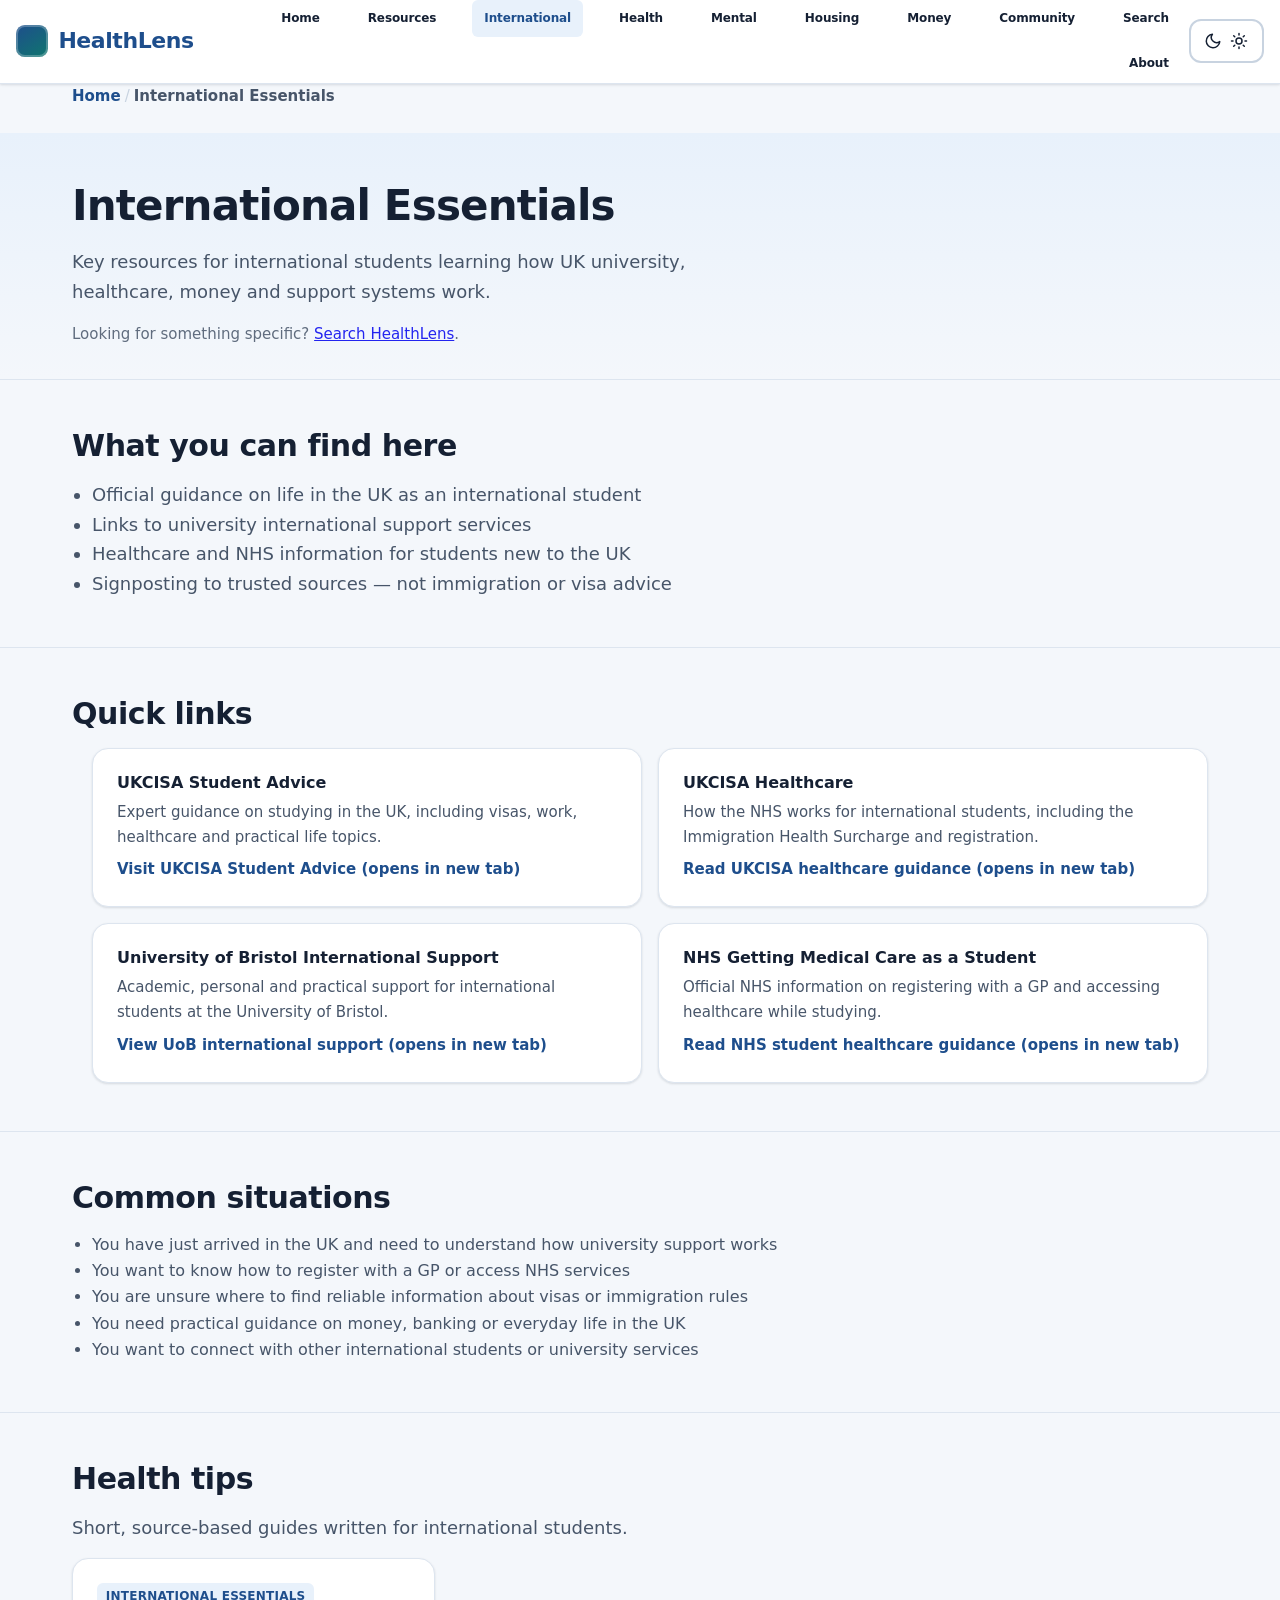
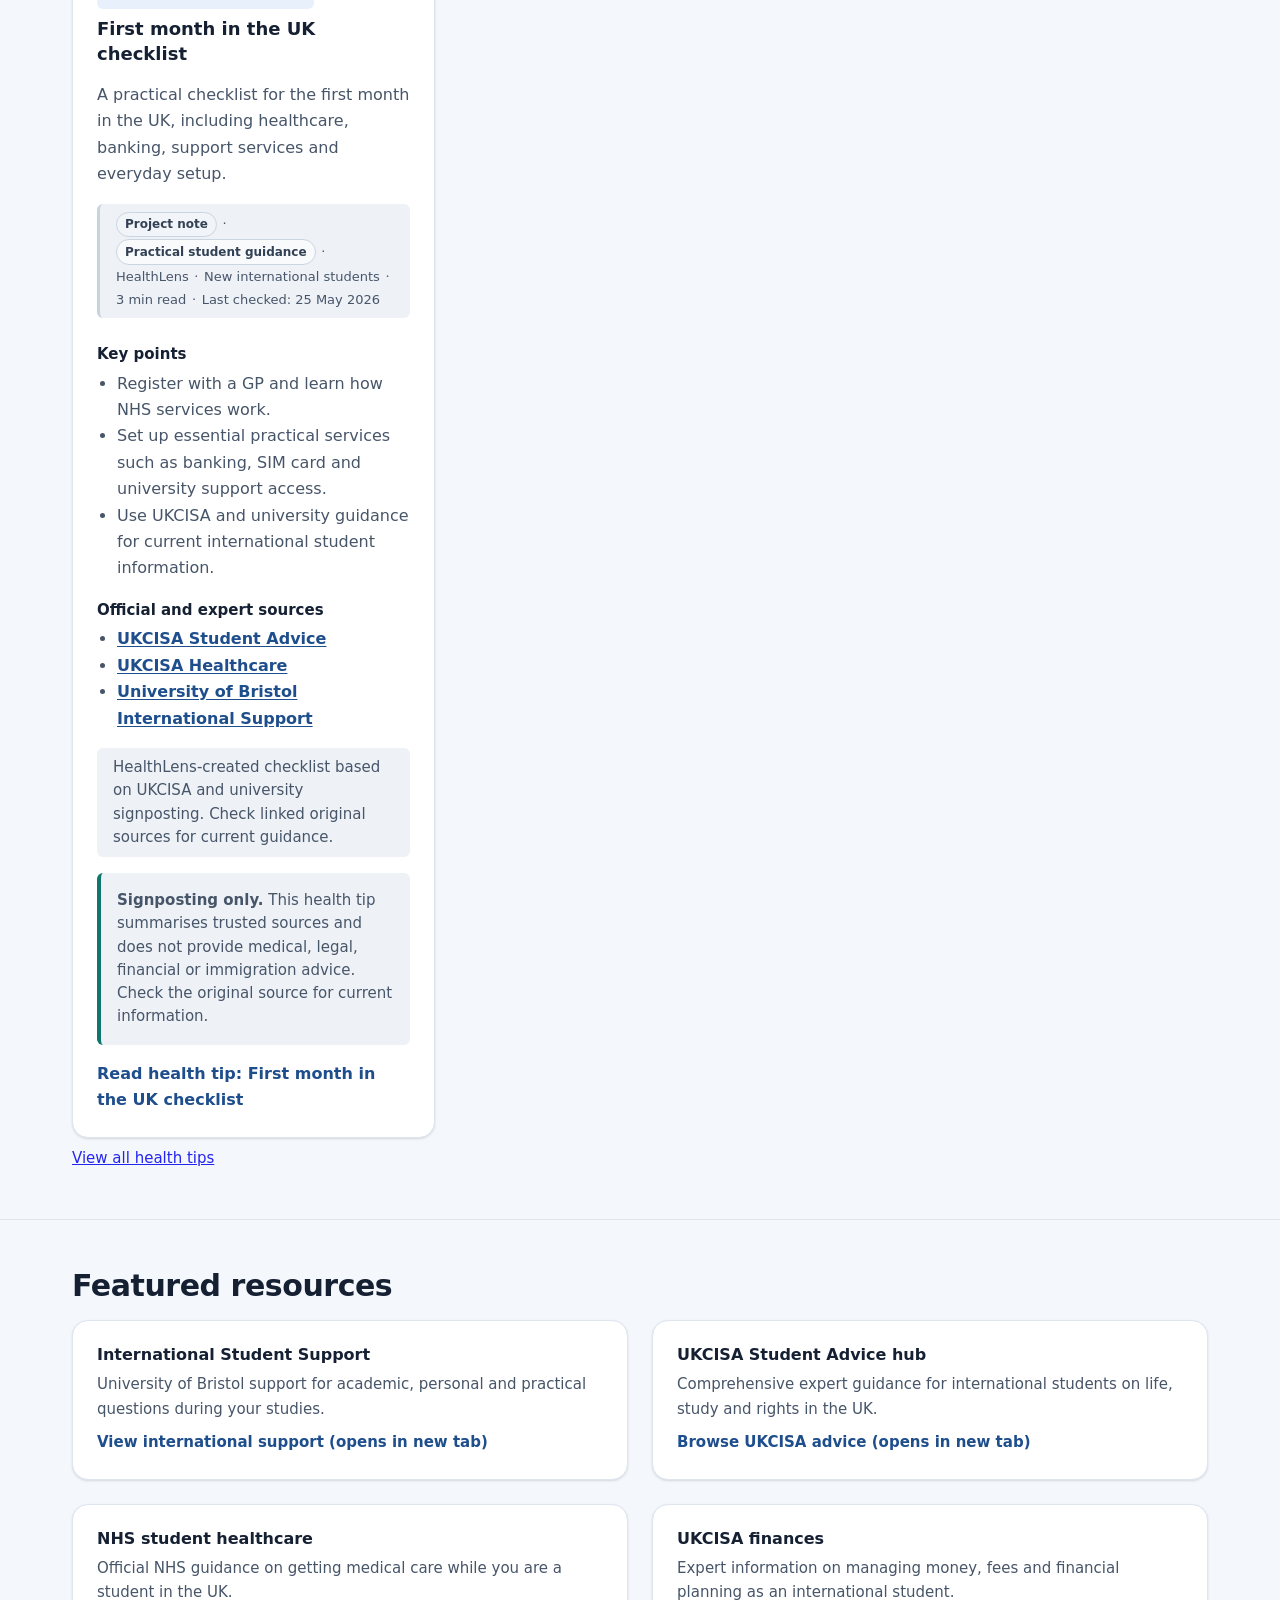
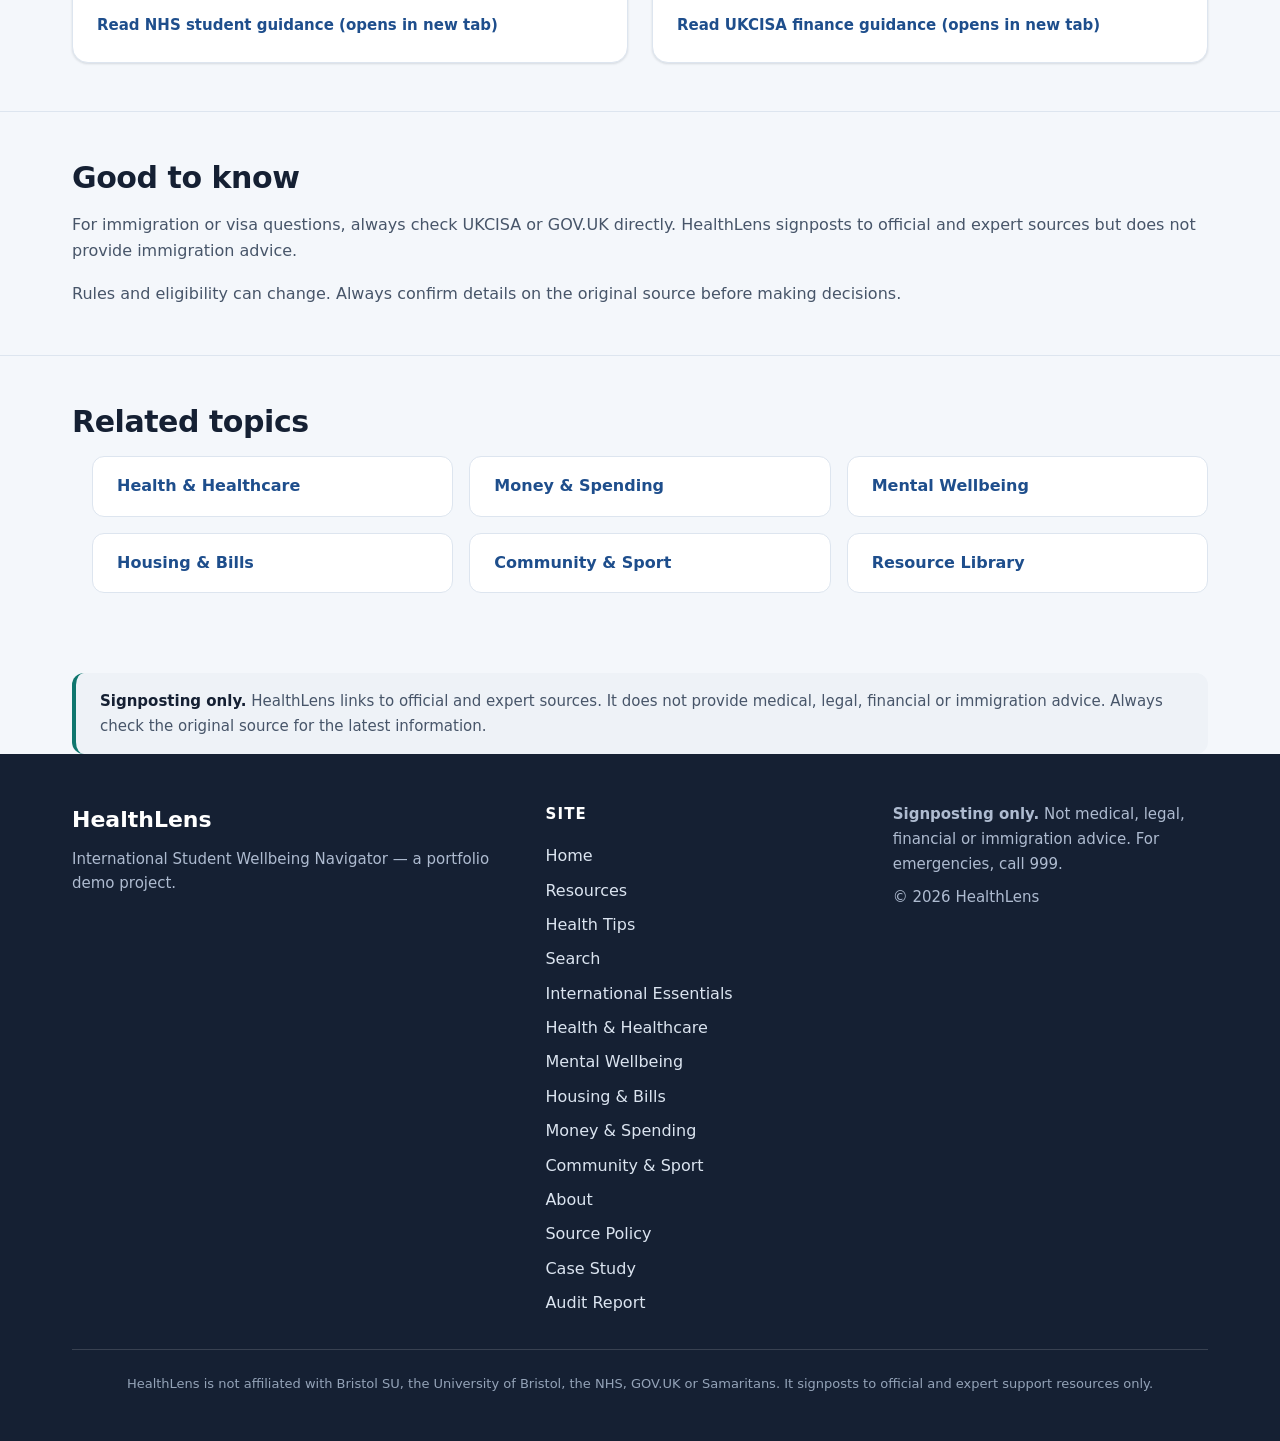
<file: international-essentials.html>
<!DOCTYPE html>
<html lang="en">
<head>
  <meta charset="UTF-8">
  <meta name="viewport" content="width=device-width, initial-scale=1.0">
  <meta name="description" content="International Essentials for UK international students — key resources for university, healthcare, money and support systems.">
  <title>International Essentials — HealthLens</title>
  <link rel="icon" href="./assets/favicon.svg" type="image/svg+xml">
  <link rel="stylesheet" href="./styles.css">
  <script>
    (function () {
      try {
        var stored = localStorage.getItem("healthlens-theme");
        if (stored === "light" || stored === "dark") {
          document.documentElement.setAttribute("data-theme", stored);
        } else if (window.matchMedia("(prefers-color-scheme: dark)").matches) {
          document.documentElement.setAttribute("data-theme", "dark");
        } else {
          document.documentElement.setAttribute("data-theme", "light");
        }
      } catch (error) {
        document.documentElement.setAttribute("data-theme", "light");
      }
    })();
  </script>
</head>
<body>
  <a class="skip-link" href="#main-content">Skip to main content</a>

  <header class="site-header">
    <div class="container header-inner">
      <a class="site-logo" href="./index.html">
        <span class="site-logo__mark" aria-hidden="true"></span>
        <span class="site-logo__text">HealthLens</span>
      </a>

      <nav id="site-nav" class="site-nav" aria-label="Main navigation">
        <ul class="nav-list nav-list--global">
          <li><a href="./index.html">Home</a></li>
          <li><a href="./resources.html" title="Resources">Resources</a></li>
          <li><a href="./international-essentials.html" aria-current="page" title="International Essentials">International</a></li>
          <li><a href="./health-healthcare.html" title="Health and Healthcare">Health</a></li>
          <li><a href="./mental-wellbeing.html" title="Mental Wellbeing">Mental</a></li>
          <li><a href="./housing-bills.html" title="Housing and Bills">Housing</a></li>
          <li><a href="./money-spending.html" title="Money and Spending">Money</a></li>
          <li><a href="./community-activities-sport.html" title="Community, Activities and Sport">Community</a></li>
          <li><a href="./search.html" title="Search HealthLens">Search</a></li>
          <li><a href="./about.html">About</a></li>
        </ul>
      </nav>

      <div class="header-actions">
        <button type="button" id="theme-toggle" class="theme-toggle" aria-label="Switch to dark mode" aria-pressed="false">
          <span class="theme-toggle__icon theme-toggle__icon--light" aria-hidden="true">
            <svg width="18" height="18" viewBox="0 0 24 24" fill="none" xmlns="http://www.w3.org/2000/svg"><path d="M21 12.79A9 9 0 1 1 11.21 3 7 7 0 0 0 21 12.79Z" stroke="currentColor" stroke-width="2" stroke-linecap="round" stroke-linejoin="round"/></svg>
          </span>
          <span class="theme-toggle__icon theme-toggle__icon--dark" aria-hidden="true" hidden>
            <svg width="18" height="18" viewBox="0 0 24 24" fill="none" xmlns="http://www.w3.org/2000/svg"><circle cx="12" cy="12" r="4" stroke="currentColor" stroke-width="2"/><path d="M12 2v2M12 20v2M4.93 4.93l1.41 1.41M17.66 17.66l1.41 1.41M2 12h2M20 12h2M4.93 19.07l1.41-1.41M17.66 6.34l1.41-1.41" stroke="currentColor" stroke-width="2" stroke-linecap="round"/></svg>
          </span>
          <span class="theme-toggle__text">Dark mode</span>
        </button>
        <button class="nav-toggle" type="button" aria-expanded="false" aria-controls="site-nav" aria-label="Open navigation menu">
          <span class="nav-toggle-bar" aria-hidden="true"></span>
          <span class="nav-toggle-bar" aria-hidden="true"></span>
          <span class="nav-toggle-bar" aria-hidden="true"></span>
        </button>
      </div>
    </div>
  </header>

  <main id="main-content">
    <div class="container">
      <nav class="breadcrumb" aria-label="Breadcrumb">
        <ol>
          <li><a href="./index.html">Home</a></li>
          <li><span aria-current="page">International Essentials</span></li>
        </ol>
      </nav>
    </div>

    <section class="topic-hero">
      <div class="container">
        <h1>International Essentials</h1>
        <p class="topic-summary">Key resources for international students learning how UK university, healthcare, money and support systems work.</p>
        <p class="search-cta content-meta">Looking for something specific? <a href="./search.html?q=healthcare">Search HealthLens</a>.</p>
      </div>
    </section>

    <section class="topic-section">
      <div class="container">
        <h2>What you can find here</h2>
        <ul class="topic-summary">
          <li>Official guidance on life in the UK as an international student</li>
          <li>Links to university international support services</li>
          <li>Healthcare and NHS information for students new to the UK</li>
          <li>Signposting to trusted sources — not immigration or visa advice</li>
        </ul>
      </div>
    </section>

    <section class="topic-section">
      <div class="container">
        <h2>Quick links</h2>
        <ul class="quick-links-grid">
          <li class="quick-link-card">
            <h3>UKCISA Student Advice</h3>
            <p>Expert guidance on studying in the UK, including visas, work, healthcare and practical life topics.</p>
            <a href="https://www.ukcisa.org.uk/student-advice/" target="_blank" rel="noopener noreferrer">Visit UKCISA Student Advice (opens in new tab)</a>
          </li>
          <li class="quick-link-card">
            <h3>UKCISA Healthcare</h3>
            <p>How the NHS works for international students, including the Immigration Health Surcharge and registration.</p>
            <a href="https://www.ukcisa.org.uk/student-advice/life-in-the-uk/healthcare/" target="_blank" rel="noopener noreferrer">Read UKCISA healthcare guidance (opens in new tab)</a>
          </li>
          <li class="quick-link-card">
            <h3>University of Bristol International Support</h3>
            <p>Academic, personal and practical support for international students at the University of Bristol.</p>
            <a href="https://www.bristol.ac.uk/international/why/support/" target="_blank" rel="noopener noreferrer">View UoB international support (opens in new tab)</a>
          </li>
          <li class="quick-link-card">
            <h3>NHS Getting Medical Care as a Student</h3>
            <p>Official NHS information on registering with a GP and accessing healthcare while studying.</p>
            <a href="https://www.nhs.uk/nhs-services/getting-medical-care-as-a-student/" target="_blank" rel="noopener noreferrer">Read NHS student healthcare guidance (opens in new tab)</a>
          </li>
        </ul>
      </div>
    </section>

    <section class="topic-section">
      <div class="container">
        <h2>Common situations</h2>
        <ul>
          <li>You have just arrived in the UK and need to understand how university support works</li>
          <li>You want to know how to register with a GP or access NHS services</li>
          <li>You are unsure where to find reliable information about visas or immigration rules</li>
          <li>You need practical guidance on money, banking or everyday life in the UK</li>
          <li>You want to connect with other international students or university services</li>
        </ul>
      </div>
    </section>

    <section class="topic-section curated-guides" aria-labelledby="health-tips-heading">
      <div class="container">
        <h2 id="health-tips-heading">Health tips</h2>
        <p class="topic-summary">Short, source-based guides written for international students.</p>
        <div class="guide-grid" data-guides-container data-topic="international-essentials" aria-live="polite"></div>
        <p class="content-meta"><a href="./guides.html">View all health tips</a></p>
      </div>
    </section>

    <section class="topic-section">
      <div class="container">
        <h2>Featured resources</h2>
        <div class="featured-resources-grid">
          <article class="quick-link-card">
            <h3>International Student Support</h3>
            <p>University of Bristol support for academic, personal and practical questions during your studies.</p>
            <a href="https://www.bristol.ac.uk/international/why/support/" target="_blank" rel="noopener noreferrer">View international support (opens in new tab)</a>
          </article>
          <article class="quick-link-card">
            <h3>UKCISA Student Advice hub</h3>
            <p>Comprehensive expert guidance for international students on life, study and rights in the UK.</p>
            <a href="https://www.ukcisa.org.uk/student-advice/" target="_blank" rel="noopener noreferrer">Browse UKCISA advice (opens in new tab)</a>
          </article>
          <article class="quick-link-card">
            <h3>NHS student healthcare</h3>
            <p>Official NHS guidance on getting medical care while you are a student in the UK.</p>
            <a href="https://www.nhs.uk/nhs-services/getting-medical-care-as-a-student/" target="_blank" rel="noopener noreferrer">Read NHS student guidance (opens in new tab)</a>
          </article>
          <article class="quick-link-card">
            <h3>UKCISA finances</h3>
            <p>Expert information on managing money, fees and financial planning as an international student.</p>
            <a href="https://www.ukcisa.org.uk/student-advice/finances/" target="_blank" rel="noopener noreferrer">Read UKCISA finance guidance (opens in new tab)</a>
          </article>
        </div>
      </div>
    </section>

    <section class="topic-section">
      <div class="container">
        <h2>Good to know</h2>
        <p>For immigration or visa questions, always check UKCISA or GOV.UK directly. HealthLens signposts to official and expert sources but does not provide immigration advice.</p>
        <p>Rules and eligibility can change. Always confirm details on the original source before making decisions.</p>
      </div>
    </section>

    <section class="topic-section">
      <div class="container">
        <h2>Related topics</h2>
        <ul class="related-topics">
          <li><a href="./health-healthcare.html">Health &amp; Healthcare</a></li>
          <li><a href="./money-spending.html">Money &amp; Spending</a></li>
          <li><a href="./mental-wellbeing.html">Mental Wellbeing</a></li>
          <li><a href="./housing-bills.html">Housing &amp; Bills</a></li>
          <li><a href="./community-activities-sport.html">Community &amp; Sport</a></li>
          <li><a href="./resources.html">Resource Library</a></li>
        </ul>
      </div>
    </section>

    <div class="container">
      <p class="source-note" role="note"><strong>Signposting only.</strong> HealthLens links to official and expert sources. It does not provide medical, legal, financial or immigration advice. Always check the original source for the latest information.</p>
    </div>
  </main>

  <footer class="site-footer">
    <div class="container footer-grid">
      <div class="footer-brand">
        <p class="footer-logo">HealthLens</p>
        <p class="footer-tagline">International Student Wellbeing Navigator — a portfolio demo project.</p>
      </div>
      <nav class="footer-nav" aria-label="Footer navigation">
        <p class="footer-nav__title">Site</p>
        <ul>
          <li><a href="./index.html">Home</a></li>
          <li><a href="./resources.html">Resources</a></li>
          <li><a href="./guides.html">Health Tips</a></li>
          <li><a href="./search.html">Search</a></li>
          <li><a href="./international-essentials.html">International Essentials</a></li>
          <li><a href="./health-healthcare.html">Health &amp; Healthcare</a></li>
          <li><a href="./mental-wellbeing.html">Mental Wellbeing</a></li>
          <li><a href="./housing-bills.html">Housing &amp; Bills</a></li>
          <li><a href="./money-spending.html">Money &amp; Spending</a></li>
          <li><a href="./community-activities-sport.html">Community &amp; Sport</a></li>
          <li><a href="./about.html">About</a></li>
          <li><a href="./about.html#source-policy">Source Policy</a></li>
          <li><a href="./case-study.html">Case Study</a></li>
          <li><a href="./audit-report.html">Audit Report</a></li>
        </ul>
      </nav>
      <div class="footer-meta">
        <p class="footer-disclaimer"><strong>Signposting only.</strong> Not medical, legal, financial or immigration advice. For emergencies, call 999.</p>
        <p class="footer-copy">&copy; 2026 HealthLens</p>
      </div>
    </div>
    <div class="container">
      <p class="site-footnote" role="note">HealthLens is not affiliated with Bristol SU, the University of Bristol, the NHS, GOV.UK or Samaritans. It signposts to official and expert support resources only.</p>
    </div>
  </footer>

  <script src="./script.js"></script>
</body>
</html>
</file>
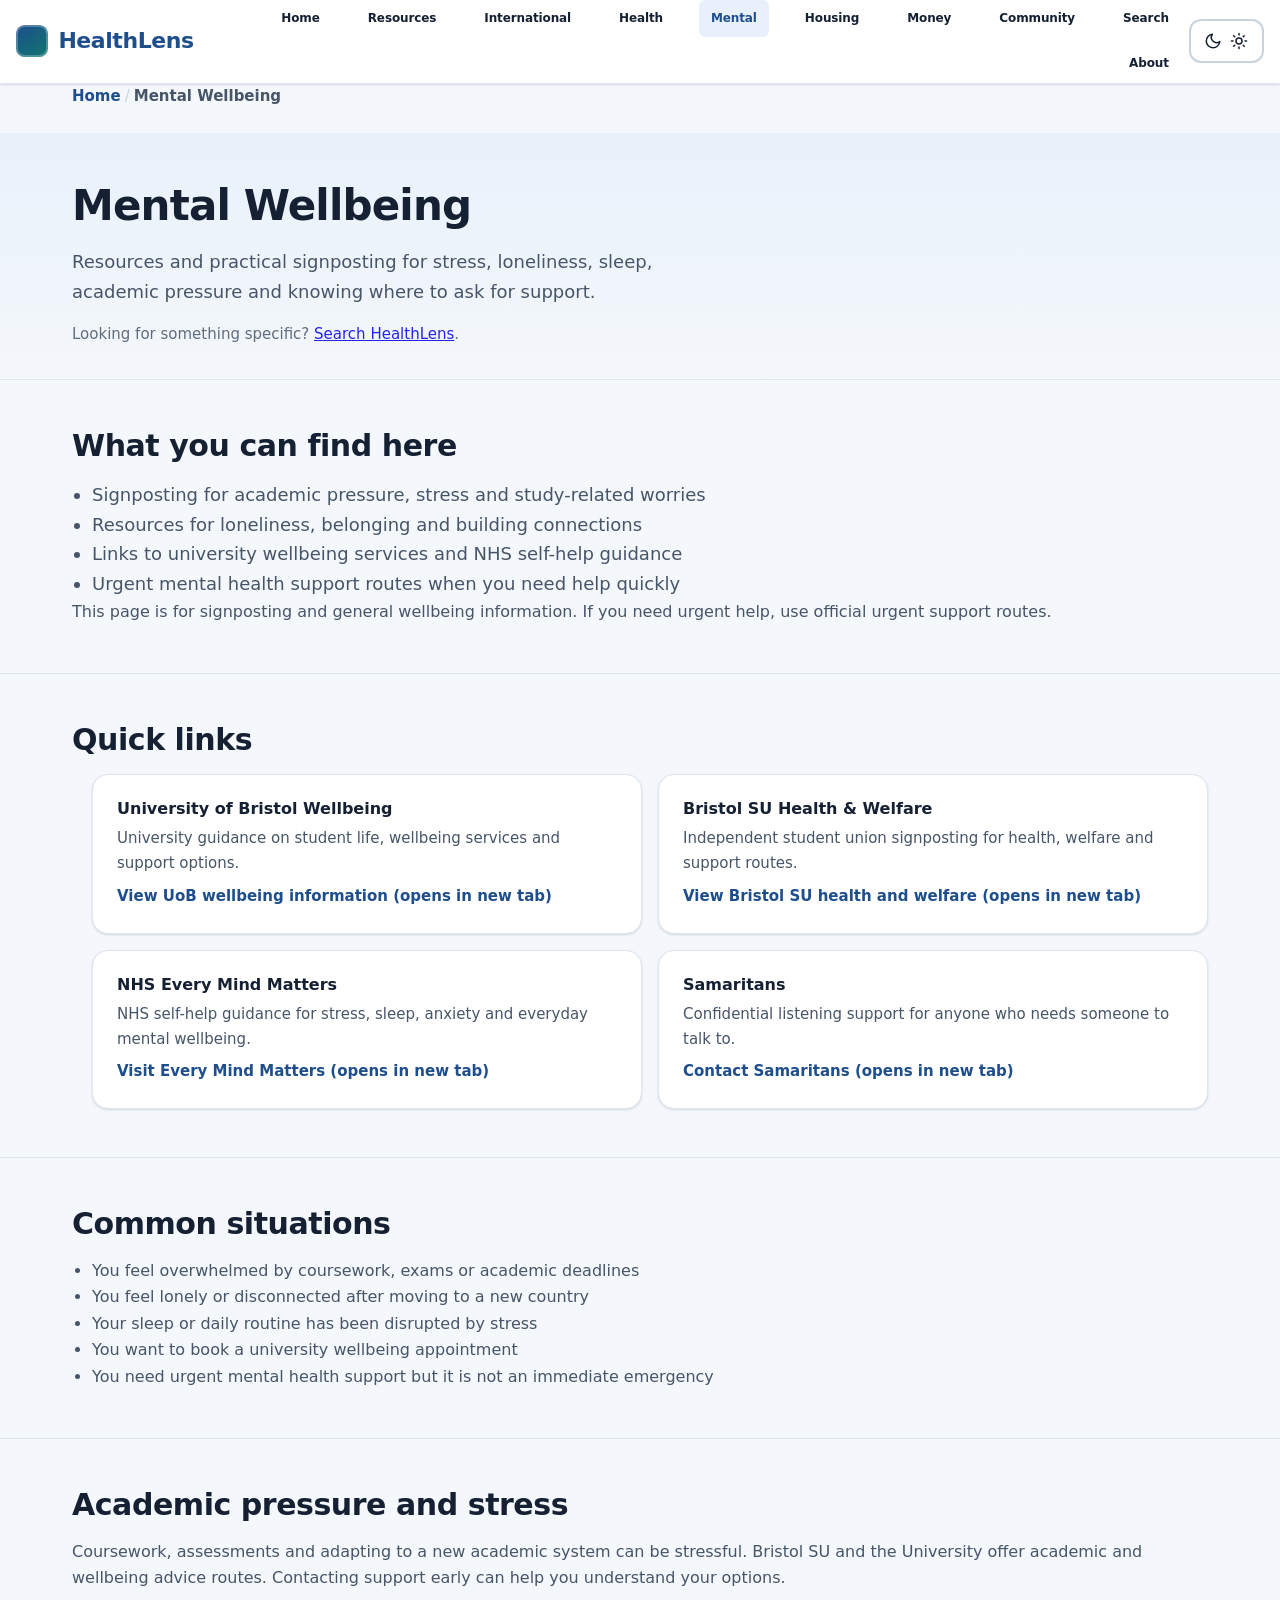
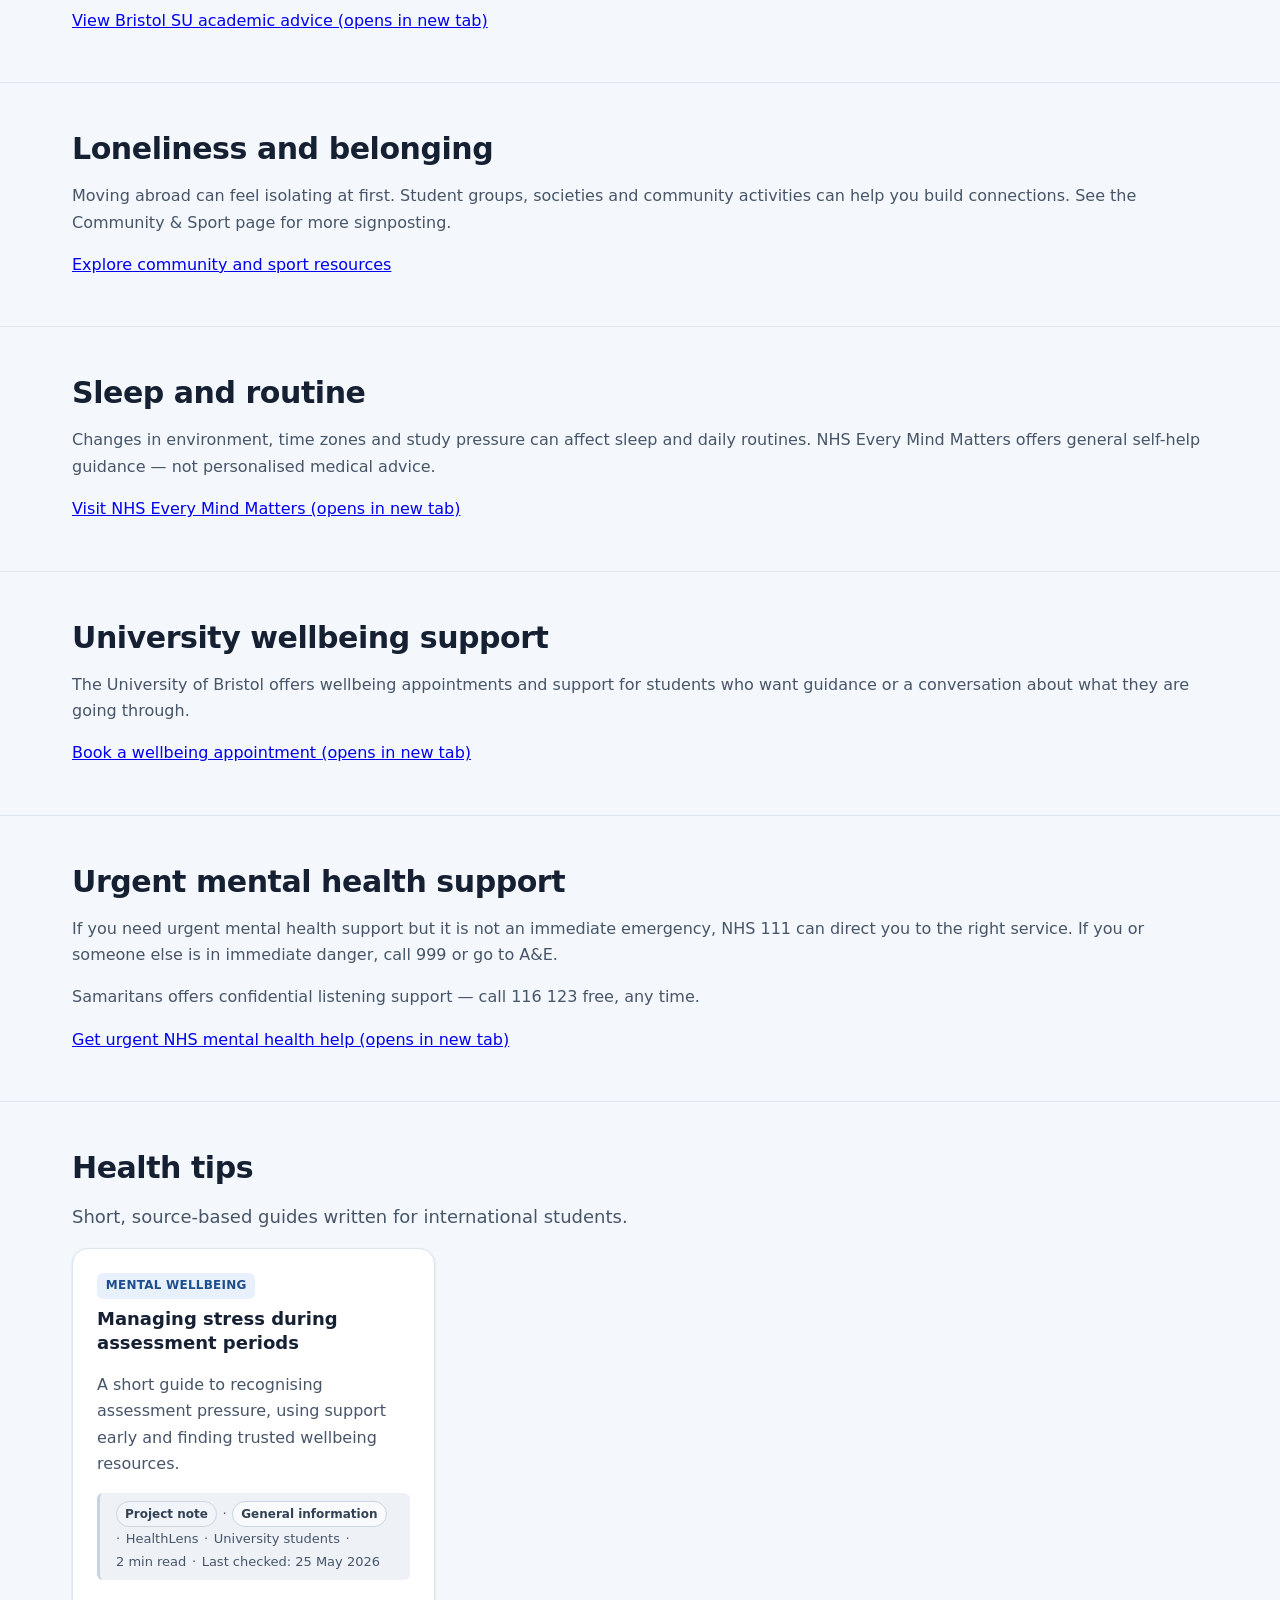
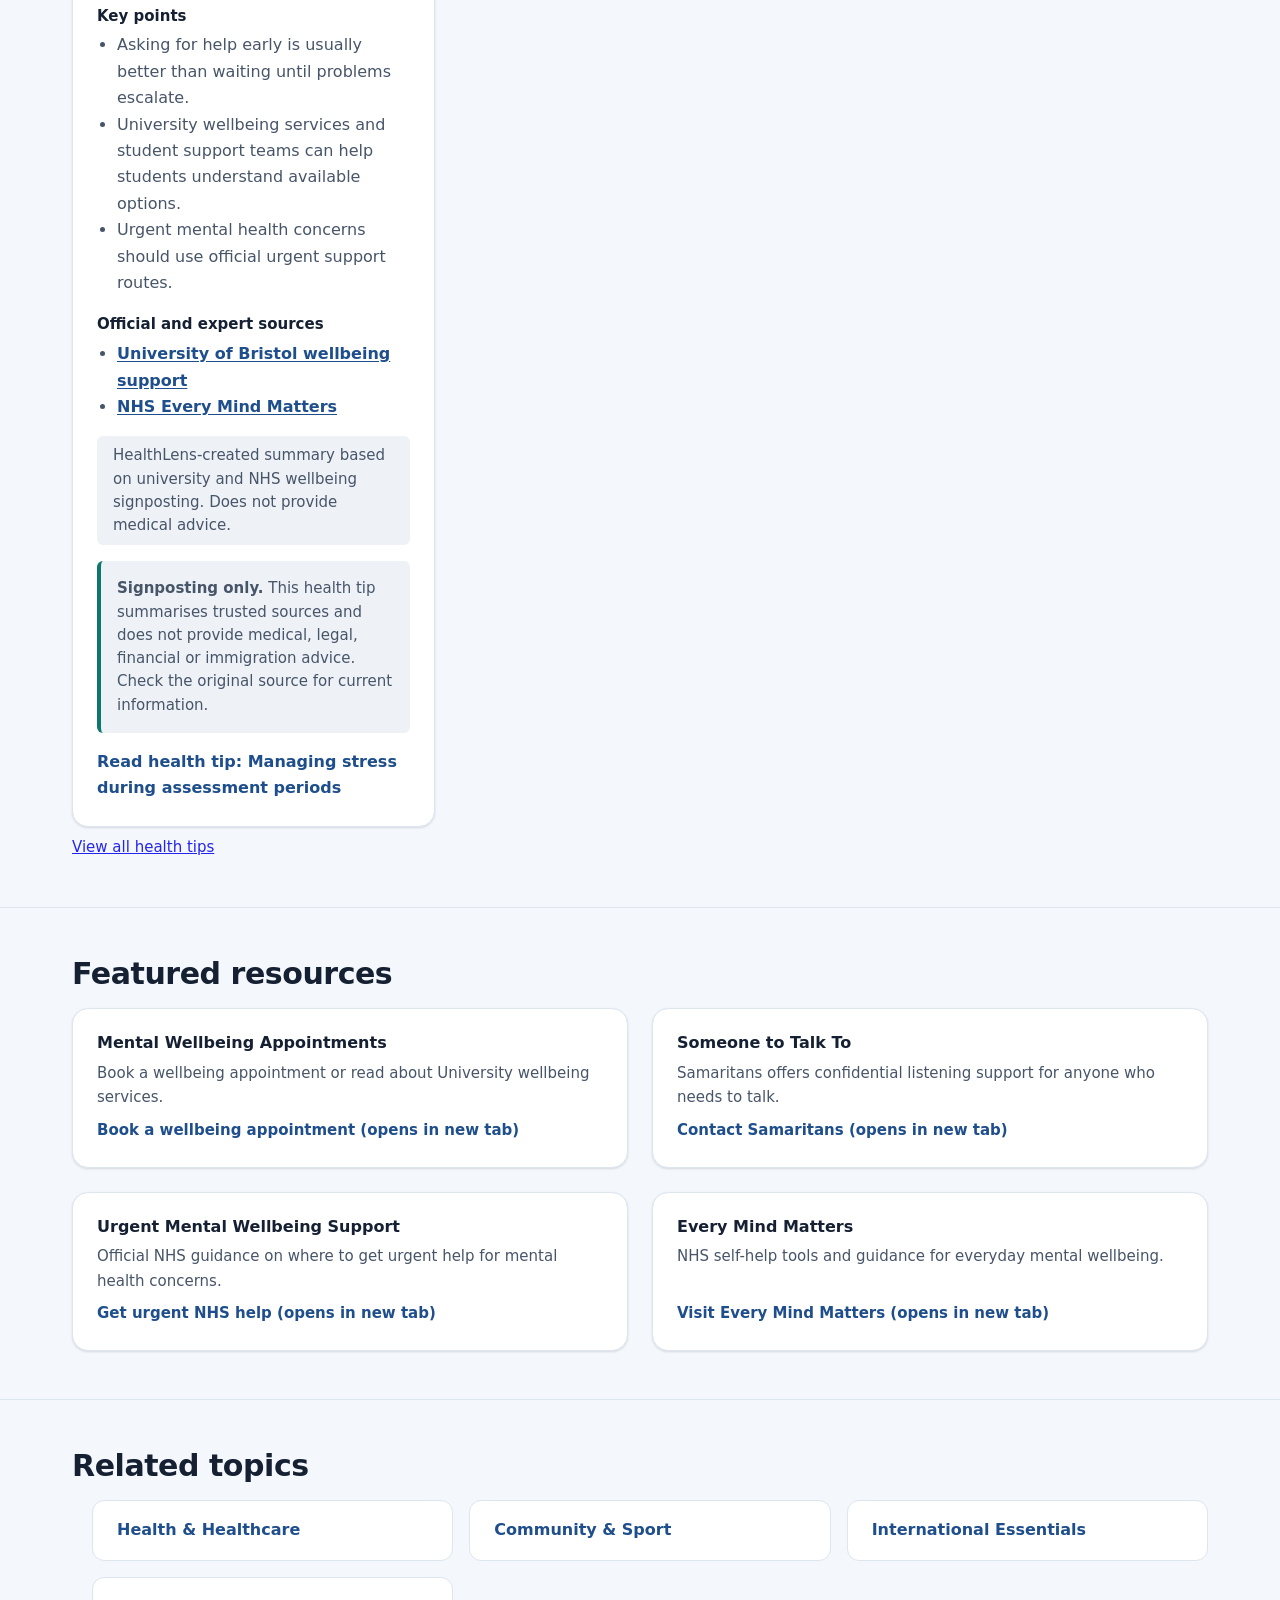
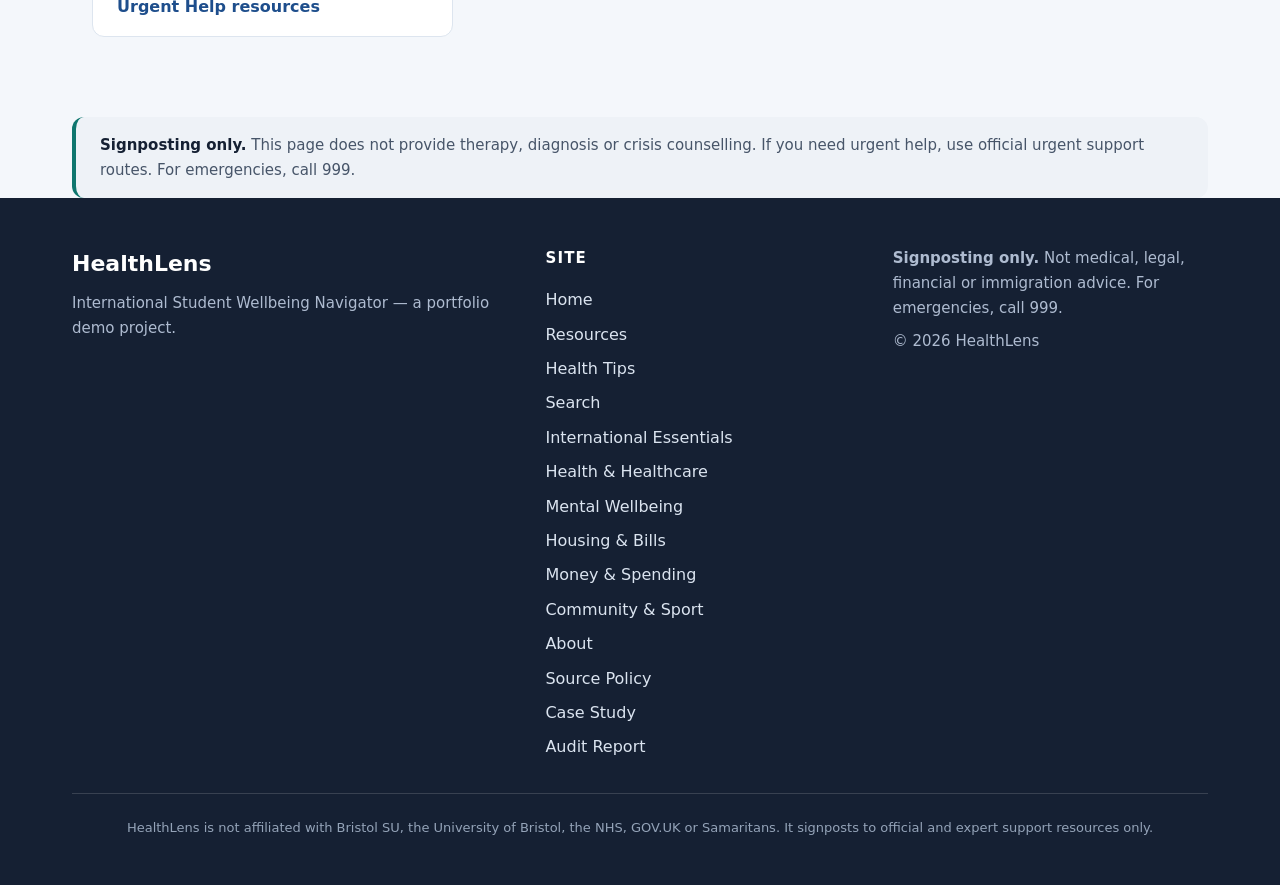
<file: mental-wellbeing.html>
<!DOCTYPE html>
<html lang="en">
<head>
  <meta charset="UTF-8">
  <meta name="viewport" content="width=device-width, initial-scale=1.0">
  <meta name="description" content="Mental wellbeing resources for international students — stress, loneliness, sleep, university support and urgent help signposting.">
  <title>Mental Wellbeing — HealthLens</title>
  <link rel="icon" href="./assets/favicon.svg" type="image/svg+xml">
  <link rel="stylesheet" href="./styles.css">
  <script>
    (function () {
      try {
        var stored = localStorage.getItem("healthlens-theme");
        if (stored === "light" || stored === "dark") {
          document.documentElement.setAttribute("data-theme", stored);
        } else if (window.matchMedia("(prefers-color-scheme: dark)").matches) {
          document.documentElement.setAttribute("data-theme", "dark");
        } else {
          document.documentElement.setAttribute("data-theme", "light");
        }
      } catch (error) {
        document.documentElement.setAttribute("data-theme", "light");
      }
    })();
  </script>
</head>
<body>
  <a class="skip-link" href="#main-content">Skip to main content</a>

  <header class="site-header">
    <div class="container header-inner">
      <a class="site-logo" href="./index.html">
        <span class="site-logo__mark" aria-hidden="true"></span>
        <span class="site-logo__text">HealthLens</span>
      </a>

      <nav id="site-nav" class="site-nav" aria-label="Main navigation">
        <ul class="nav-list nav-list--global">
          <li><a href="./index.html">Home</a></li>
          <li><a href="./resources.html" title="Resources">Resources</a></li>
          <li><a href="./international-essentials.html" title="International Essentials">International</a></li>
          <li><a href="./health-healthcare.html" title="Health and Healthcare">Health</a></li>
          <li><a href="./mental-wellbeing.html" aria-current="page" title="Mental Wellbeing">Mental</a></li>
          <li><a href="./housing-bills.html" title="Housing and Bills">Housing</a></li>
          <li><a href="./money-spending.html" title="Money and Spending">Money</a></li>
          <li><a href="./community-activities-sport.html" title="Community, Activities and Sport">Community</a></li>
          <li><a href="./search.html" title="Search HealthLens">Search</a></li>
          <li><a href="./about.html">About</a></li>
        </ul>
      </nav>

      <div class="header-actions">
        <button type="button" id="theme-toggle" class="theme-toggle" aria-label="Switch to dark mode" aria-pressed="false">
          <span class="theme-toggle__icon theme-toggle__icon--light" aria-hidden="true">
            <svg width="18" height="18" viewBox="0 0 24 24" fill="none" xmlns="http://www.w3.org/2000/svg"><path d="M21 12.79A9 9 0 1 1 11.21 3 7 7 0 0 0 21 12.79Z" stroke="currentColor" stroke-width="2" stroke-linecap="round" stroke-linejoin="round"/></svg>
          </span>
          <span class="theme-toggle__icon theme-toggle__icon--dark" aria-hidden="true" hidden>
            <svg width="18" height="18" viewBox="0 0 24 24" fill="none" xmlns="http://www.w3.org/2000/svg"><circle cx="12" cy="12" r="4" stroke="currentColor" stroke-width="2"/><path d="M12 2v2M12 20v2M4.93 4.93l1.41 1.41M17.66 17.66l1.41 1.41M2 12h2M20 12h2M4.93 19.07l1.41-1.41M17.66 6.34l1.41-1.41" stroke="currentColor" stroke-width="2" stroke-linecap="round"/></svg>
          </span>
          <span class="theme-toggle__text">Dark mode</span>
        </button>
        <button class="nav-toggle" type="button" aria-expanded="false" aria-controls="site-nav" aria-label="Open navigation menu">
          <span class="nav-toggle-bar" aria-hidden="true"></span>
          <span class="nav-toggle-bar" aria-hidden="true"></span>
          <span class="nav-toggle-bar" aria-hidden="true"></span>
        </button>
      </div>
    </div>
  </header>

  <main id="main-content">
    <div class="container">
      <nav class="breadcrumb" aria-label="Breadcrumb">
        <ol>
          <li><a href="./index.html">Home</a></li>
          <li><span aria-current="page">Mental Wellbeing</span></li>
        </ol>
      </nav>
    </div>

    <section class="topic-hero">
      <div class="container">
        <h1>Mental Wellbeing</h1>
        <p class="topic-summary">Resources and practical signposting for stress, loneliness, sleep, academic pressure and knowing where to ask for support.</p>
        <p class="search-cta content-meta">Looking for something specific? <a href="./search.html?q=stress">Search HealthLens</a>.</p>
      </div>
    </section>

    <section class="topic-section">
      <div class="container">
        <h2>What you can find here</h2>
        <ul class="topic-summary">
          <li>Signposting for academic pressure, stress and study-related worries</li>
          <li>Resources for loneliness, belonging and building connections</li>
          <li>Links to university wellbeing services and NHS self-help guidance</li>
          <li>Urgent mental health support routes when you need help quickly</li>
        </ul>
        <p>This page is for signposting and general wellbeing information. If you need urgent help, use official urgent support routes.</p>
      </div>
    </section>

    <section class="topic-section">
      <div class="container">
        <h2>Quick links</h2>
        <ul class="quick-links-grid">
          <li class="quick-link-card">
            <h3>University of Bristol Wellbeing</h3>
            <p>University guidance on student life, wellbeing services and support options.</p>
            <a href="https://www.bristol.ac.uk/study/undergraduate/student-life/wellbeing/" target="_blank" rel="noopener noreferrer">View UoB wellbeing information (opens in new tab)</a>
          </li>
          <li class="quick-link-card">
            <h3>Bristol SU Health &amp; Welfare</h3>
            <p>Independent student union signposting for health, welfare and support routes.</p>
            <a href="https://www.bristolsu.org.uk/support-centre/health-and-welfare" target="_blank" rel="noopener noreferrer">View Bristol SU health and welfare (opens in new tab)</a>
          </li>
          <li class="quick-link-card">
            <h3>NHS Every Mind Matters</h3>
            <p>NHS self-help guidance for stress, sleep, anxiety and everyday mental wellbeing.</p>
            <a href="https://www.nhs.uk/every-mind-matters/" target="_blank" rel="noopener noreferrer">Visit Every Mind Matters (opens in new tab)</a>
          </li>
          <li class="quick-link-card">
            <h3>Samaritans</h3>
            <p>Confidential listening support for anyone who needs someone to talk to.</p>
            <a href="https://www.samaritans.org/how-we-can-help/contact-samaritan/" target="_blank" rel="noopener noreferrer">Contact Samaritans (opens in new tab)</a>
          </li>
        </ul>
      </div>
    </section>

    <section class="topic-section">
      <div class="container">
        <h2>Common situations</h2>
        <ul>
          <li>You feel overwhelmed by coursework, exams or academic deadlines</li>
          <li>You feel lonely or disconnected after moving to a new country</li>
          <li>Your sleep or daily routine has been disrupted by stress</li>
          <li>You want to book a university wellbeing appointment</li>
          <li>You need urgent mental health support but it is not an immediate emergency</li>
        </ul>
      </div>
    </section>

    <section class="topic-section">
      <div class="container">
        <h2>Academic pressure and stress</h2>
        <p>Coursework, assessments and adapting to a new academic system can be stressful. Bristol SU and the University offer academic and wellbeing advice routes. Contacting support early can help you understand your options.</p>
        <p><a href="https://www.bristolsu.org.uk/support-centre/academic-advice" target="_blank" rel="noopener noreferrer">View Bristol SU academic advice (opens in new tab)</a></p>
      </div>
    </section>

    <section class="topic-section">
      <div class="container">
        <h2>Loneliness and belonging</h2>
        <p>Moving abroad can feel isolating at first. Student groups, societies and community activities can help you build connections. See the Community &amp; Sport page for more signposting.</p>
        <p><a href="./community-activities-sport.html">Explore community and sport resources</a></p>
      </div>
    </section>

    <section class="topic-section">
      <div class="container">
        <h2>Sleep and routine</h2>
        <p>Changes in environment, time zones and study pressure can affect sleep and daily routines. NHS Every Mind Matters offers general self-help guidance — not personalised medical advice.</p>
        <p><a href="https://www.nhs.uk/every-mind-matters/" target="_blank" rel="noopener noreferrer">Visit NHS Every Mind Matters (opens in new tab)</a></p>
      </div>
    </section>

    <section class="topic-section">
      <div class="container">
        <h2>University wellbeing support</h2>
        <p>The University of Bristol offers wellbeing appointments and support for students who want guidance or a conversation about what they are going through.</p>
        <p><a href="https://www.bristol.ac.uk/students/support/managing-student-life/book-an-appointment/" target="_blank" rel="noopener noreferrer">Book a wellbeing appointment (opens in new tab)</a></p>
      </div>
    </section>

    <section class="topic-section">
      <div class="container">
        <h2>Urgent mental health support</h2>
        <p>If you need urgent mental health support but it is not an immediate emergency, NHS 111 can direct you to the right service. If you or someone else is in immediate danger, call 999 or go to A&amp;E.</p>
        <p>Samaritans offers confidential listening support — call 116 123 free, any time.</p>
        <p><a href="https://www.nhs.uk/nhs-services/mental-health-services/where-to-get-urgent-help-for-mental-health/" target="_blank" rel="noopener noreferrer">Get urgent NHS mental health help (opens in new tab)</a></p>
      </div>
    </section>

    <section class="topic-section curated-guides" aria-labelledby="health-tips-heading">
      <div class="container">
        <h2 id="health-tips-heading">Health tips</h2>
        <p class="topic-summary">Short, source-based guides written for international students.</p>
        <div class="guide-grid" data-guides-container data-topic="mental-wellbeing" aria-live="polite"></div>
        <p class="content-meta"><a href="./guides.html">View all health tips</a></p>
      </div>
    </section>

    <section class="topic-section">
      <div class="container">
        <h2>Featured resources</h2>
        <div class="featured-resources-grid">
          <article class="quick-link-card">
            <h3>Mental Wellbeing Appointments</h3>
            <p>Book a wellbeing appointment or read about University wellbeing services.</p>
            <a href="https://www.bristol.ac.uk/students/support/managing-student-life/book-an-appointment/" target="_blank" rel="noopener noreferrer">Book a wellbeing appointment (opens in new tab)</a>
          </article>
          <article class="quick-link-card">
            <h3>Someone to Talk To</h3>
            <p>Samaritans offers confidential listening support for anyone who needs to talk.</p>
            <a href="https://www.samaritans.org/how-we-can-help/contact-samaritan/" target="_blank" rel="noopener noreferrer">Contact Samaritans (opens in new tab)</a>
          </article>
          <article class="quick-link-card">
            <h3>Urgent Mental Wellbeing Support</h3>
            <p>Official NHS guidance on where to get urgent help for mental health concerns.</p>
            <a href="https://www.nhs.uk/nhs-services/mental-health-services/where-to-get-urgent-help-for-mental-health/" target="_blank" rel="noopener noreferrer">Get urgent NHS help (opens in new tab)</a>
          </article>
          <article class="quick-link-card">
            <h3>Every Mind Matters</h3>
            <p>NHS self-help tools and guidance for everyday mental wellbeing.</p>
            <a href="https://www.nhs.uk/every-mind-matters/" target="_blank" rel="noopener noreferrer">Visit Every Mind Matters (opens in new tab)</a>
          </article>
        </div>
      </div>
    </section>

    <section class="topic-section">
      <div class="container">
        <h2>Related topics</h2>
        <ul class="related-topics">
          <li><a href="./health-healthcare.html">Health &amp; Healthcare</a></li>
          <li><a href="./community-activities-sport.html">Community &amp; Sport</a></li>
          <li><a href="./international-essentials.html">International Essentials</a></li>
          <li><a href="./resources.html?category=urgent-help">Urgent Help resources</a></li>
        </ul>
      </div>
    </section>

    <div class="container">
      <p class="source-note" role="note"><strong>Signposting only.</strong> This page does not provide therapy, diagnosis or crisis counselling. If you need urgent help, use official urgent support routes. For emergencies, call 999.</p>
    </div>
  </main>

  <footer class="site-footer">
    <div class="container footer-grid">
      <div class="footer-brand">
        <p class="footer-logo">HealthLens</p>
        <p class="footer-tagline">International Student Wellbeing Navigator — a portfolio demo project.</p>
      </div>
      <nav class="footer-nav" aria-label="Footer navigation">
        <p class="footer-nav__title">Site</p>
        <ul>
          <li><a href="./index.html">Home</a></li>
          <li><a href="./resources.html">Resources</a></li>
          <li><a href="./guides.html">Health Tips</a></li>
          <li><a href="./search.html">Search</a></li>
          <li><a href="./international-essentials.html">International Essentials</a></li>
          <li><a href="./health-healthcare.html">Health &amp; Healthcare</a></li>
          <li><a href="./mental-wellbeing.html">Mental Wellbeing</a></li>
          <li><a href="./housing-bills.html">Housing &amp; Bills</a></li>
          <li><a href="./money-spending.html">Money &amp; Spending</a></li>
          <li><a href="./community-activities-sport.html">Community &amp; Sport</a></li>
          <li><a href="./about.html">About</a></li>
          <li><a href="./about.html#source-policy">Source Policy</a></li>
          <li><a href="./case-study.html">Case Study</a></li>
          <li><a href="./audit-report.html">Audit Report</a></li>
        </ul>
      </nav>
      <div class="footer-meta">
        <p class="footer-disclaimer"><strong>Signposting only.</strong> Not medical, legal, financial or immigration advice. For emergencies, call 999.</p>
        <p class="footer-copy">&copy; 2026 HealthLens</p>
      </div>
    </div>
    <div class="container">
      <p class="site-footnote" role="note">HealthLens is not affiliated with Bristol SU, the University of Bristol, the NHS, GOV.UK or Samaritans. It signposts to official and expert support resources only.</p>
    </div>
  </footer>

  <script src="./script.js"></script>
</body>
</html>
</file>
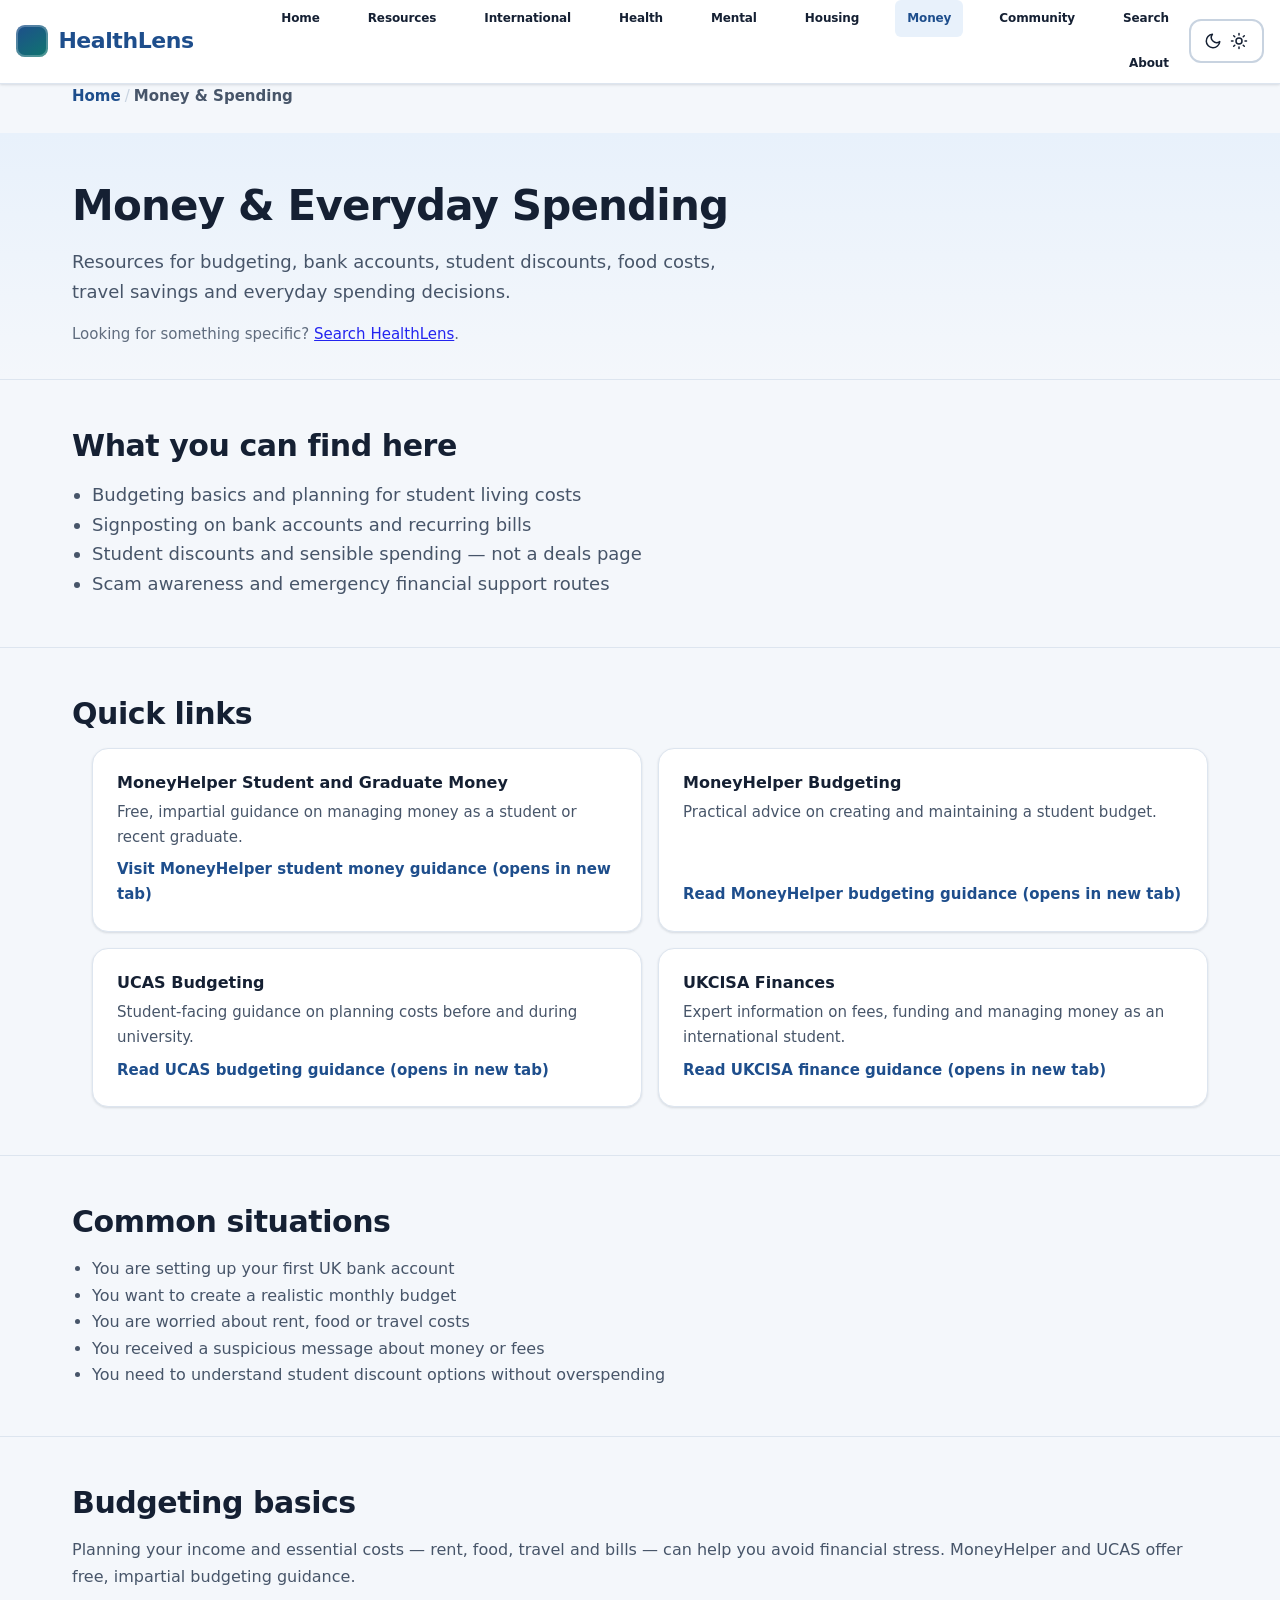
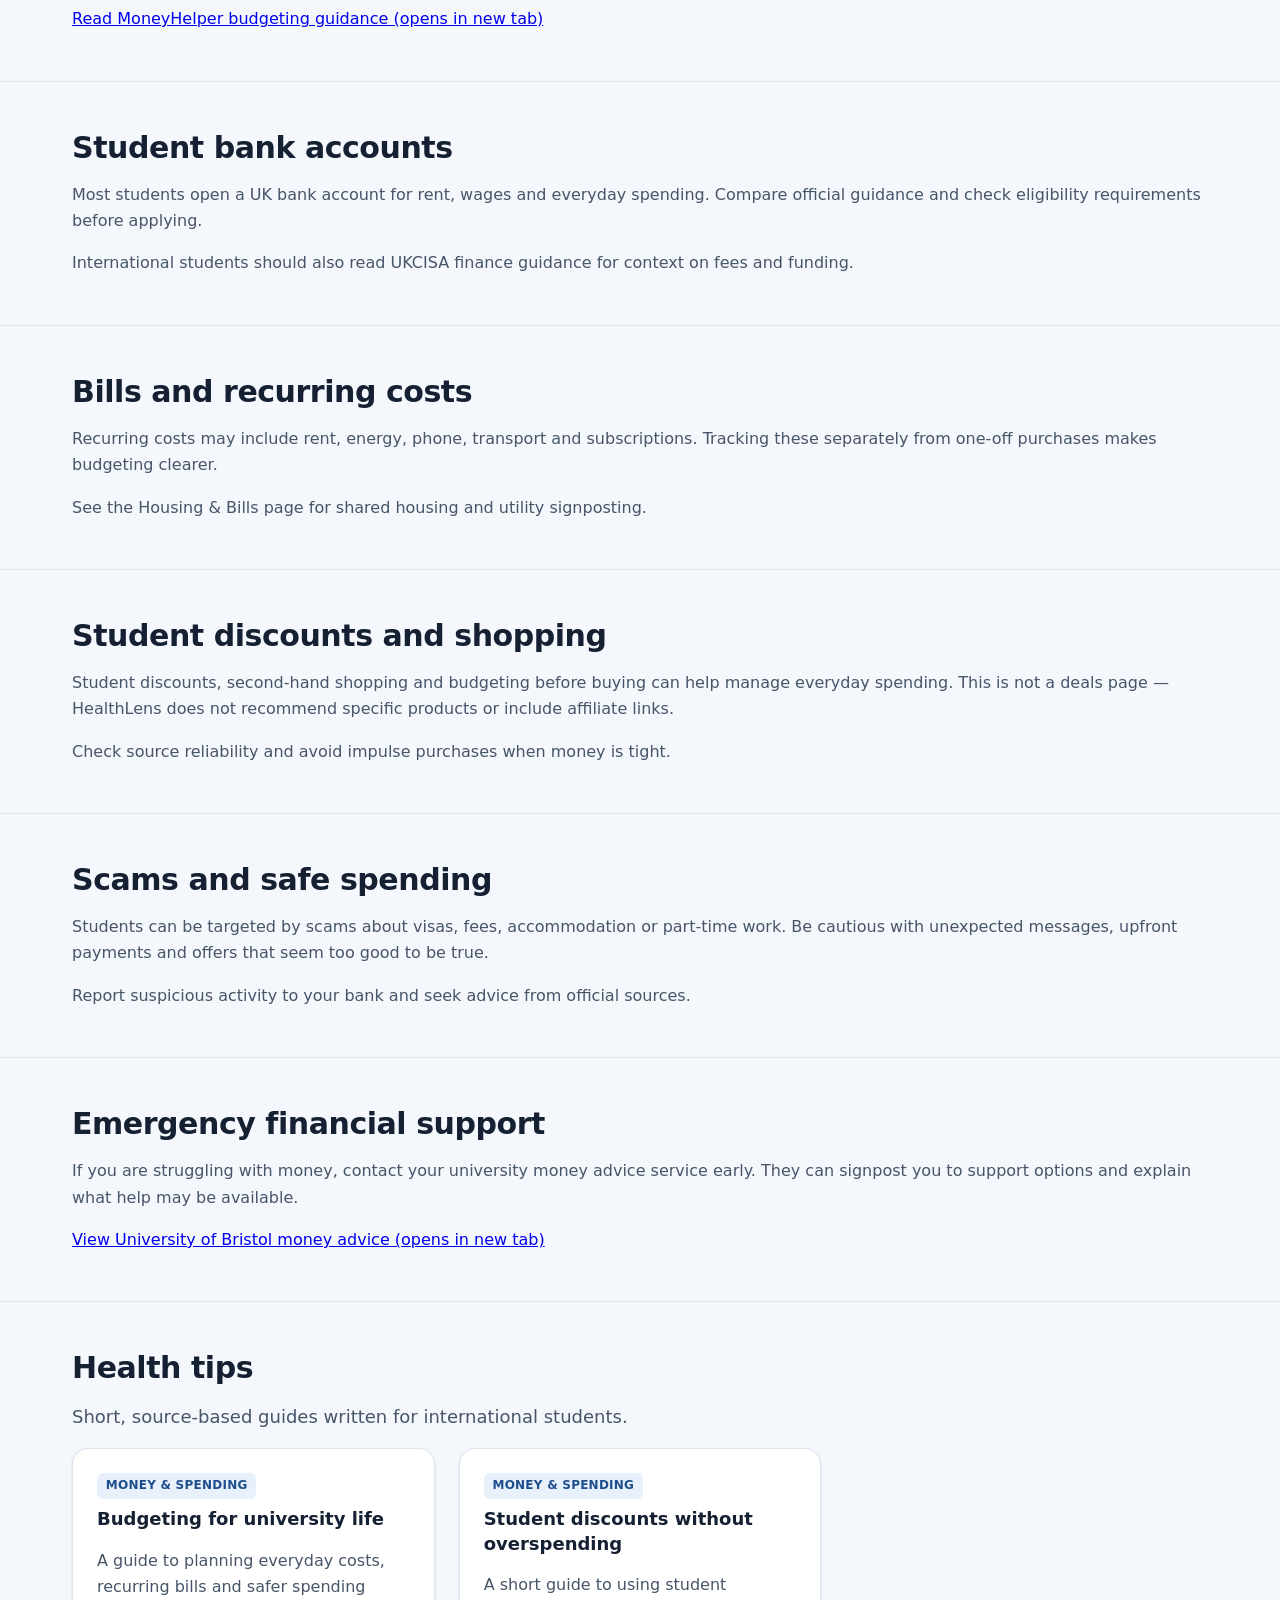
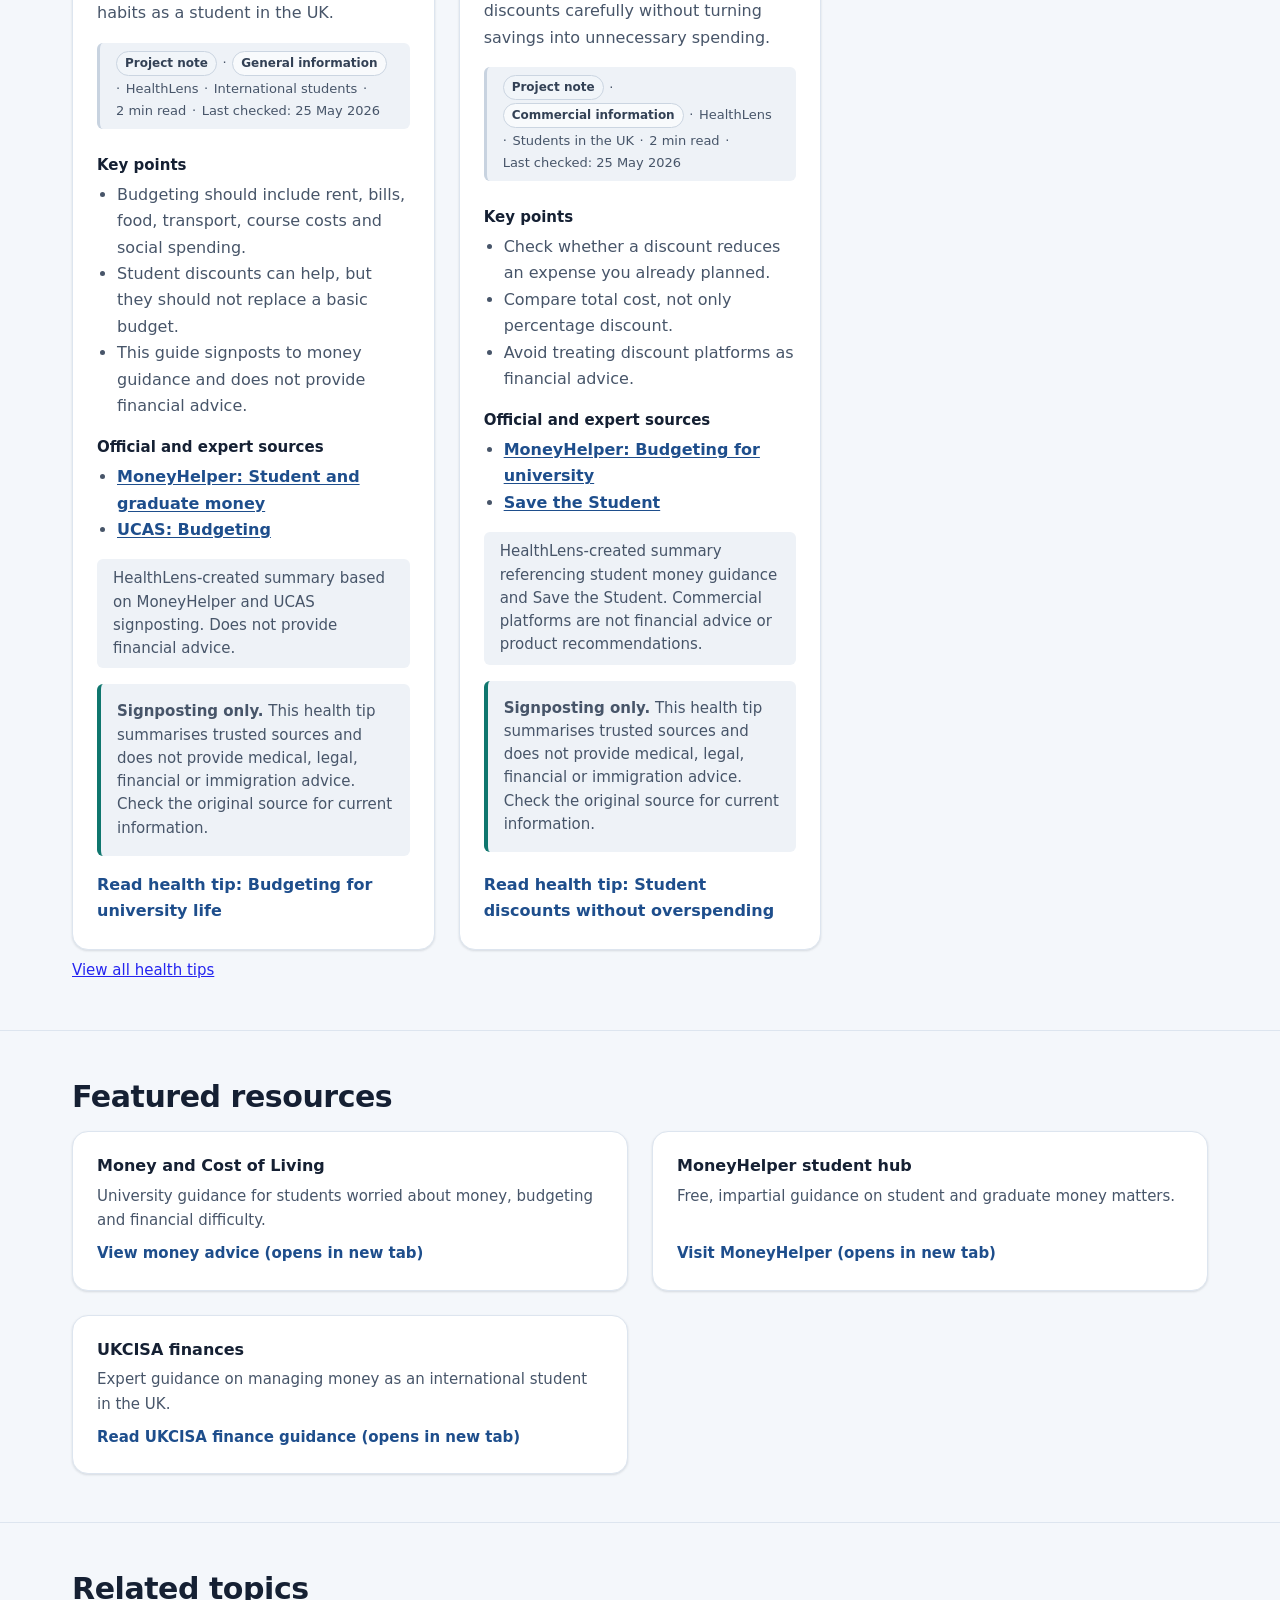
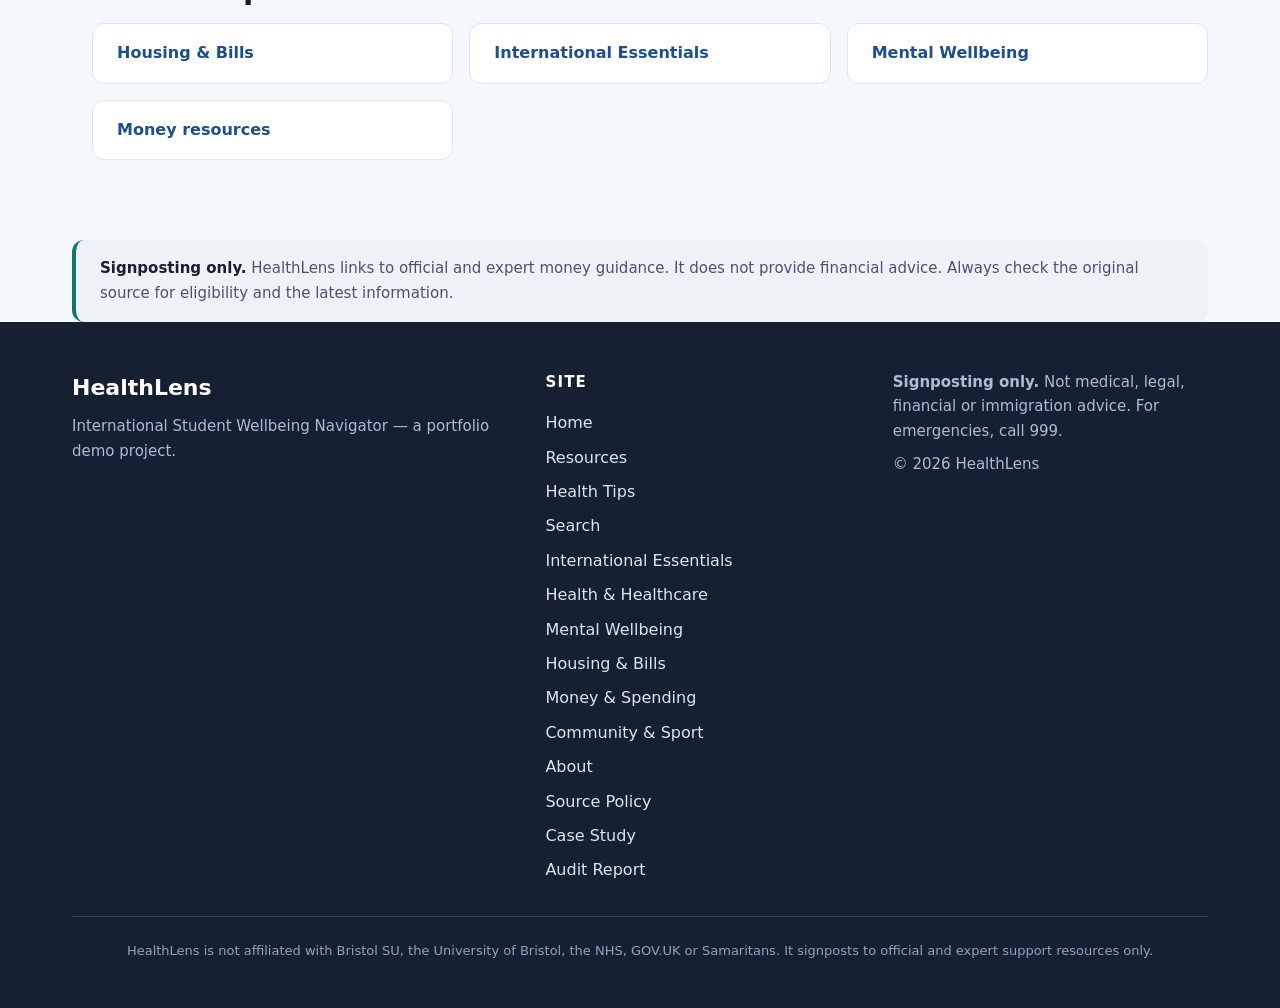
<file: money-spending.html>
<!DOCTYPE html>
<html lang="en">
<head>
  <meta charset="UTF-8">
  <meta name="viewport" content="width=device-width, initial-scale=1.0">
  <meta name="description" content="Money and everyday spending resources for international students — budgeting, bank accounts, discounts and scam awareness.">
  <title>Money &amp; Spending — HealthLens</title>
  <link rel="icon" href="./assets/favicon.svg" type="image/svg+xml">
  <link rel="stylesheet" href="./styles.css">
  <script>
    (function () {
      try {
        var stored = localStorage.getItem("healthlens-theme");
        if (stored === "light" || stored === "dark") {
          document.documentElement.setAttribute("data-theme", stored);
        } else if (window.matchMedia("(prefers-color-scheme: dark)").matches) {
          document.documentElement.setAttribute("data-theme", "dark");
        } else {
          document.documentElement.setAttribute("data-theme", "light");
        }
      } catch (error) {
        document.documentElement.setAttribute("data-theme", "light");
      }
    })();
  </script>
</head>
<body>
  <a class="skip-link" href="#main-content">Skip to main content</a>

  <header class="site-header">
    <div class="container header-inner">
      <a class="site-logo" href="./index.html">
        <span class="site-logo__mark" aria-hidden="true"></span>
        <span class="site-logo__text">HealthLens</span>
      </a>

      <nav id="site-nav" class="site-nav" aria-label="Main navigation">
        <ul class="nav-list nav-list--global">
          <li><a href="./index.html">Home</a></li>
          <li><a href="./resources.html" title="Resources">Resources</a></li>
          <li><a href="./international-essentials.html" title="International Essentials">International</a></li>
          <li><a href="./health-healthcare.html" title="Health and Healthcare">Health</a></li>
          <li><a href="./mental-wellbeing.html" title="Mental Wellbeing">Mental</a></li>
          <li><a href="./housing-bills.html" title="Housing and Bills">Housing</a></li>
          <li><a href="./money-spending.html" aria-current="page" title="Money and Spending">Money</a></li>
          <li><a href="./community-activities-sport.html" title="Community, Activities and Sport">Community</a></li>
          <li><a href="./search.html" title="Search HealthLens">Search</a></li>
          <li><a href="./about.html">About</a></li>
        </ul>
      </nav>

      <div class="header-actions">
        <button type="button" id="theme-toggle" class="theme-toggle" aria-label="Switch to dark mode" aria-pressed="false">
          <span class="theme-toggle__icon theme-toggle__icon--light" aria-hidden="true">
            <svg width="18" height="18" viewBox="0 0 24 24" fill="none" xmlns="http://www.w3.org/2000/svg"><path d="M21 12.79A9 9 0 1 1 11.21 3 7 7 0 0 0 21 12.79Z" stroke="currentColor" stroke-width="2" stroke-linecap="round" stroke-linejoin="round"/></svg>
          </span>
          <span class="theme-toggle__icon theme-toggle__icon--dark" aria-hidden="true" hidden>
            <svg width="18" height="18" viewBox="0 0 24 24" fill="none" xmlns="http://www.w3.org/2000/svg"><circle cx="12" cy="12" r="4" stroke="currentColor" stroke-width="2"/><path d="M12 2v2M12 20v2M4.93 4.93l1.41 1.41M17.66 17.66l1.41 1.41M2 12h2M20 12h2M4.93 19.07l1.41-1.41M17.66 6.34l1.41-1.41" stroke="currentColor" stroke-width="2" stroke-linecap="round"/></svg>
          </span>
          <span class="theme-toggle__text">Dark mode</span>
        </button>
        <button class="nav-toggle" type="button" aria-expanded="false" aria-controls="site-nav" aria-label="Open navigation menu">
          <span class="nav-toggle-bar" aria-hidden="true"></span>
          <span class="nav-toggle-bar" aria-hidden="true"></span>
          <span class="nav-toggle-bar" aria-hidden="true"></span>
        </button>
      </div>
    </div>
  </header>

  <main id="main-content">
    <div class="container">
      <nav class="breadcrumb" aria-label="Breadcrumb">
        <ol>
          <li><a href="./index.html">Home</a></li>
          <li><span aria-current="page">Money &amp; Spending</span></li>
        </ol>
      </nav>
    </div>

    <section class="topic-hero">
      <div class="container">
        <h1>Money &amp; Everyday Spending</h1>
        <p class="topic-summary">Resources for budgeting, bank accounts, student discounts, food costs, travel savings and everyday spending decisions.</p>
        <p class="search-cta content-meta">Looking for something specific? <a href="./search.html?q=budget">Search HealthLens</a>.</p>
      </div>
    </section>

    <section class="topic-section">
      <div class="container">
        <h2>What you can find here</h2>
        <ul class="topic-summary">
          <li>Budgeting basics and planning for student living costs</li>
          <li>Signposting on bank accounts and recurring bills</li>
          <li>Student discounts and sensible spending — not a deals page</li>
          <li>Scam awareness and emergency financial support routes</li>
        </ul>
      </div>
    </section>

    <section class="topic-section">
      <div class="container">
        <h2>Quick links</h2>
        <ul class="quick-links-grid">
          <li class="quick-link-card">
            <h3>MoneyHelper Student and Graduate Money</h3>
            <p>Free, impartial guidance on managing money as a student or recent graduate.</p>
            <a href="https://www.moneyhelper.org.uk/en/family-and-care/student-and-graduate-money" target="_blank" rel="noopener noreferrer">Visit MoneyHelper student money guidance (opens in new tab)</a>
          </li>
          <li class="quick-link-card">
            <h3>MoneyHelper Budgeting</h3>
            <p>Practical advice on creating and maintaining a student budget.</p>
            <a href="https://www.moneyhelper.org.uk/en/family-and-care/student-and-graduate-money/budgeting-for-college-or-university" target="_blank" rel="noopener noreferrer">Read MoneyHelper budgeting guidance (opens in new tab)</a>
          </li>
          <li class="quick-link-card">
            <h3>UCAS Budgeting</h3>
            <p>Student-facing guidance on planning costs before and during university.</p>
            <a href="https://www.ucas.com/money-and-student-life/money/budgeting" target="_blank" rel="noopener noreferrer">Read UCAS budgeting guidance (opens in new tab)</a>
          </li>
          <li class="quick-link-card">
            <h3>UKCISA Finances</h3>
            <p>Expert information on fees, funding and managing money as an international student.</p>
            <a href="https://www.ukcisa.org.uk/student-advice/finances/" target="_blank" rel="noopener noreferrer">Read UKCISA finance guidance (opens in new tab)</a>
          </li>
        </ul>
      </div>
    </section>

    <section class="topic-section">
      <div class="container">
        <h2>Common situations</h2>
        <ul>
          <li>You are setting up your first UK bank account</li>
          <li>You want to create a realistic monthly budget</li>
          <li>You are worried about rent, food or travel costs</li>
          <li>You received a suspicious message about money or fees</li>
          <li>You need to understand student discount options without overspending</li>
        </ul>
      </div>
    </section>

    <section class="topic-section">
      <div class="container">
        <h2>Budgeting basics</h2>
        <p>Planning your income and essential costs — rent, food, travel and bills — can help you avoid financial stress. MoneyHelper and UCAS offer free, impartial budgeting guidance.</p>
        <p><a href="https://www.moneyhelper.org.uk/en/family-and-care/student-and-graduate-money/budgeting-for-college-or-university" target="_blank" rel="noopener noreferrer">Read MoneyHelper budgeting guidance (opens in new tab)</a></p>
      </div>
    </section>

    <section class="topic-section">
      <div class="container">
        <h2>Student bank accounts</h2>
        <p>Most students open a UK bank account for rent, wages and everyday spending. Compare official guidance and check eligibility requirements before applying.</p>
        <p>International students should also read UKCISA finance guidance for context on fees and funding.</p>
      </div>
    </section>

    <section class="topic-section">
      <div class="container">
        <h2>Bills and recurring costs</h2>
        <p>Recurring costs may include rent, energy, phone, transport and subscriptions. Tracking these separately from one-off purchases makes budgeting clearer.</p>
        <p>See the Housing &amp; Bills page for shared housing and utility signposting.</p>
      </div>
    </section>

    <section class="topic-section">
      <div class="container">
        <h2>Student discounts and shopping</h2>
        <p>Student discounts, second-hand shopping and budgeting before buying can help manage everyday spending. This is not a deals page — HealthLens does not recommend specific products or include affiliate links.</p>
        <p>Check source reliability and avoid impulse purchases when money is tight.</p>
      </div>
    </section>

    <section class="topic-section">
      <div class="container">
        <h2>Scams and safe spending</h2>
        <p>Students can be targeted by scams about visas, fees, accommodation or part-time work. Be cautious with unexpected messages, upfront payments and offers that seem too good to be true.</p>
        <p>Report suspicious activity to your bank and seek advice from official sources.</p>
      </div>
    </section>

    <section class="topic-section">
      <div class="container">
        <h2>Emergency financial support</h2>
        <p>If you are struggling with money, contact your university money advice service early. They can signpost you to support options and explain what help may be available.</p>
        <p><a href="https://www.bristol.ac.uk/students/support/finances/advice/" target="_blank" rel="noopener noreferrer">View University of Bristol money advice (opens in new tab)</a></p>
      </div>
    </section>

    <section class="topic-section curated-guides" aria-labelledby="health-tips-heading">
      <div class="container">
        <h2 id="health-tips-heading">Health tips</h2>
        <p class="topic-summary">Short, source-based guides written for international students.</p>
        <div class="guide-grid" data-guides-container data-topic="money-spending" aria-live="polite"></div>
        <p class="content-meta"><a href="./guides.html">View all health tips</a></p>
      </div>
    </section>

    <section class="topic-section">
      <div class="container">
        <h2>Featured resources</h2>
        <div class="featured-resources-grid">
          <article class="quick-link-card">
            <h3>Money and Cost of Living</h3>
            <p>University guidance for students worried about money, budgeting and financial difficulty.</p>
            <a href="https://www.bristol.ac.uk/students/support/finances/advice/" target="_blank" rel="noopener noreferrer">View money advice (opens in new tab)</a>
          </article>
          <article class="quick-link-card">
            <h3>MoneyHelper student hub</h3>
            <p>Free, impartial guidance on student and graduate money matters.</p>
            <a href="https://www.moneyhelper.org.uk/en/family-and-care/student-and-graduate-money" target="_blank" rel="noopener noreferrer">Visit MoneyHelper (opens in new tab)</a>
          </article>
          <article class="quick-link-card">
            <h3>UKCISA finances</h3>
            <p>Expert guidance on managing money as an international student in the UK.</p>
            <a href="https://www.ukcisa.org.uk/student-advice/finances/" target="_blank" rel="noopener noreferrer">Read UKCISA finance guidance (opens in new tab)</a>
          </article>
        </div>
      </div>
    </section>

    <section class="topic-section">
      <div class="container">
        <h2>Related topics</h2>
        <ul class="related-topics">
          <li><a href="./housing-bills.html">Housing &amp; Bills</a></li>
          <li><a href="./international-essentials.html">International Essentials</a></li>
          <li><a href="./mental-wellbeing.html">Mental Wellbeing</a></li>
          <li><a href="./resources.html?category=money">Money resources</a></li>
        </ul>
      </div>
    </section>

    <div class="container">
      <p class="source-note" role="note"><strong>Signposting only.</strong> HealthLens links to official and expert money guidance. It does not provide financial advice. Always check the original source for eligibility and the latest information.</p>
    </div>
  </main>

  <footer class="site-footer">
    <div class="container footer-grid">
      <div class="footer-brand">
        <p class="footer-logo">HealthLens</p>
        <p class="footer-tagline">International Student Wellbeing Navigator — a portfolio demo project.</p>
      </div>
      <nav class="footer-nav" aria-label="Footer navigation">
        <p class="footer-nav__title">Site</p>
        <ul>
          <li><a href="./index.html">Home</a></li>
          <li><a href="./resources.html">Resources</a></li>
          <li><a href="./guides.html">Health Tips</a></li>
          <li><a href="./search.html">Search</a></li>
          <li><a href="./international-essentials.html">International Essentials</a></li>
          <li><a href="./health-healthcare.html">Health &amp; Healthcare</a></li>
          <li><a href="./mental-wellbeing.html">Mental Wellbeing</a></li>
          <li><a href="./housing-bills.html">Housing &amp; Bills</a></li>
          <li><a href="./money-spending.html">Money &amp; Spending</a></li>
          <li><a href="./community-activities-sport.html">Community &amp; Sport</a></li>
          <li><a href="./about.html">About</a></li>
          <li><a href="./about.html#source-policy">Source Policy</a></li>
          <li><a href="./case-study.html">Case Study</a></li>
          <li><a href="./audit-report.html">Audit Report</a></li>
        </ul>
      </nav>
      <div class="footer-meta">
        <p class="footer-disclaimer"><strong>Signposting only.</strong> Not medical, legal, financial or immigration advice. For emergencies, call 999.</p>
        <p class="footer-copy">&copy; 2026 HealthLens</p>
      </div>
    </div>
    <div class="container">
      <p class="site-footnote" role="note">HealthLens is not affiliated with Bristol SU, the University of Bristol, the NHS, GOV.UK or Samaritans. It signposts to official and expert support resources only.</p>
    </div>
  </footer>

  <script src="./script.js"></script>
</body>
</html>
</file>
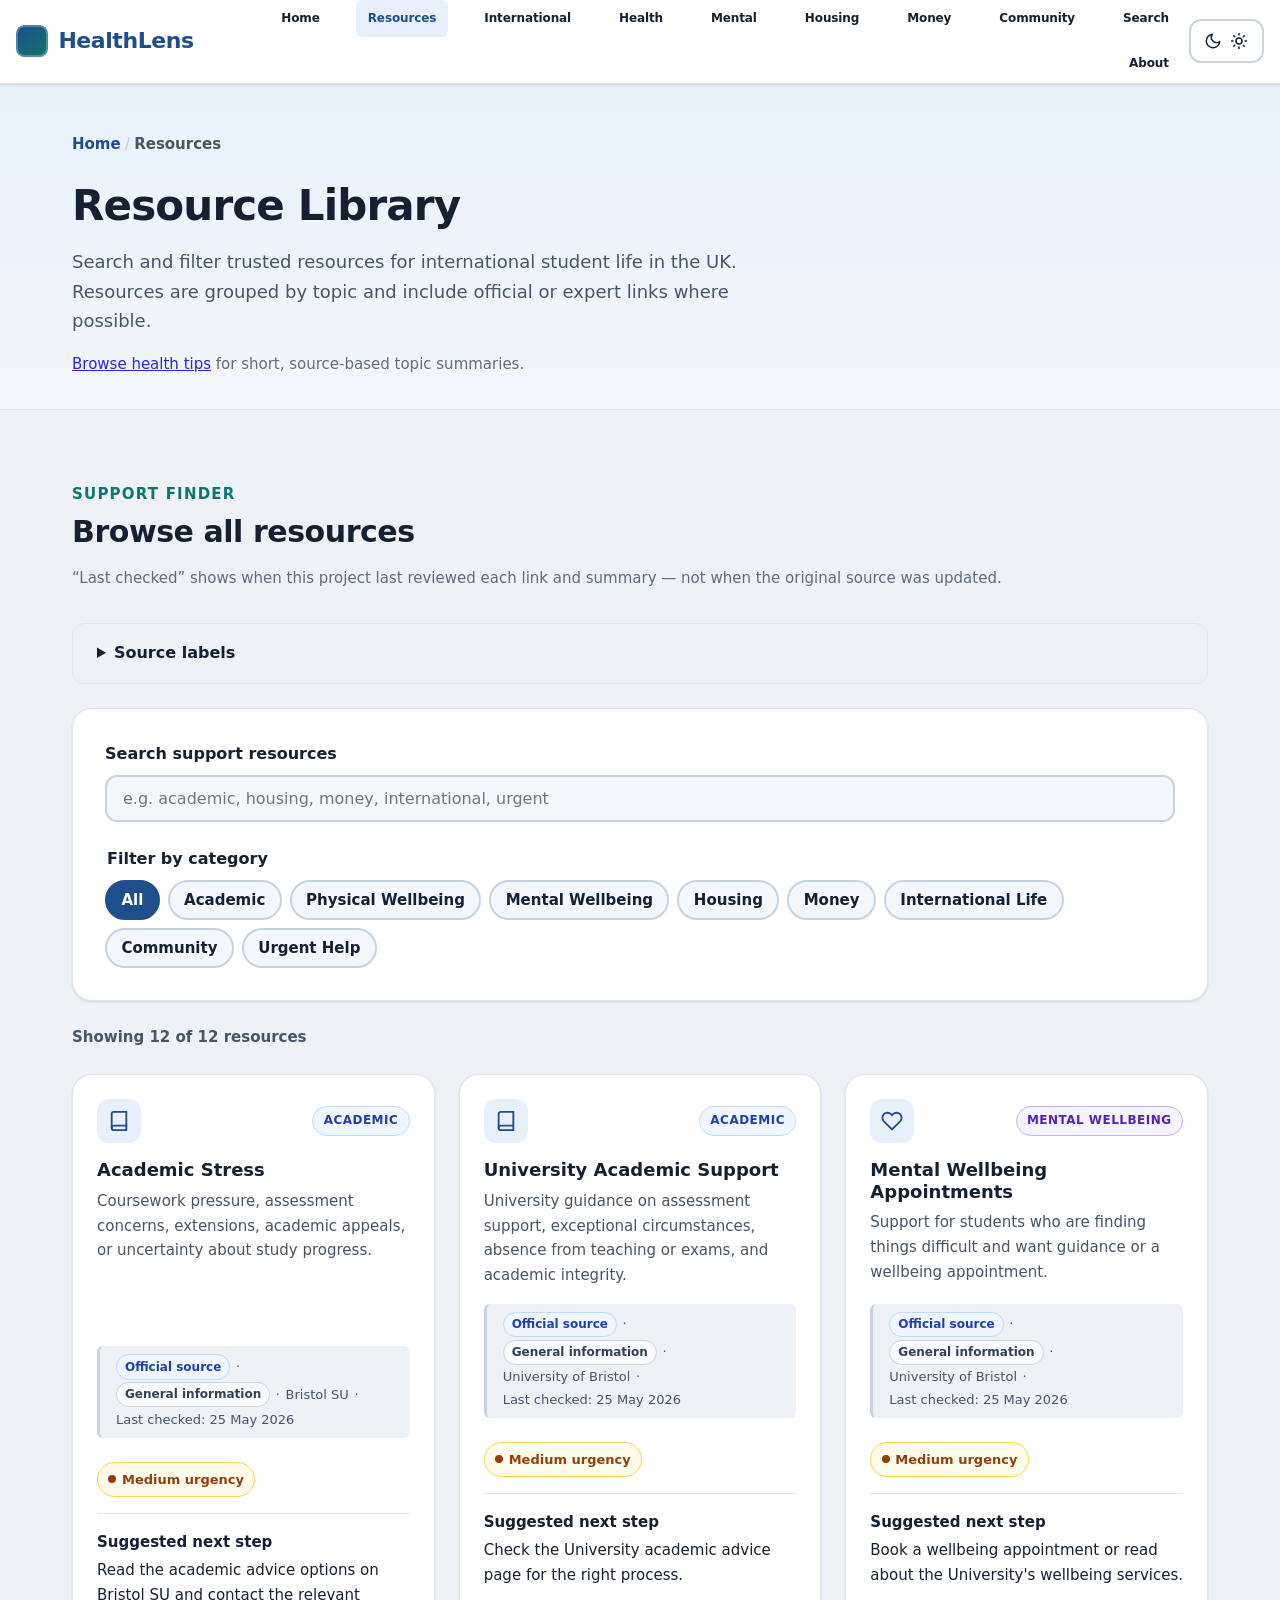
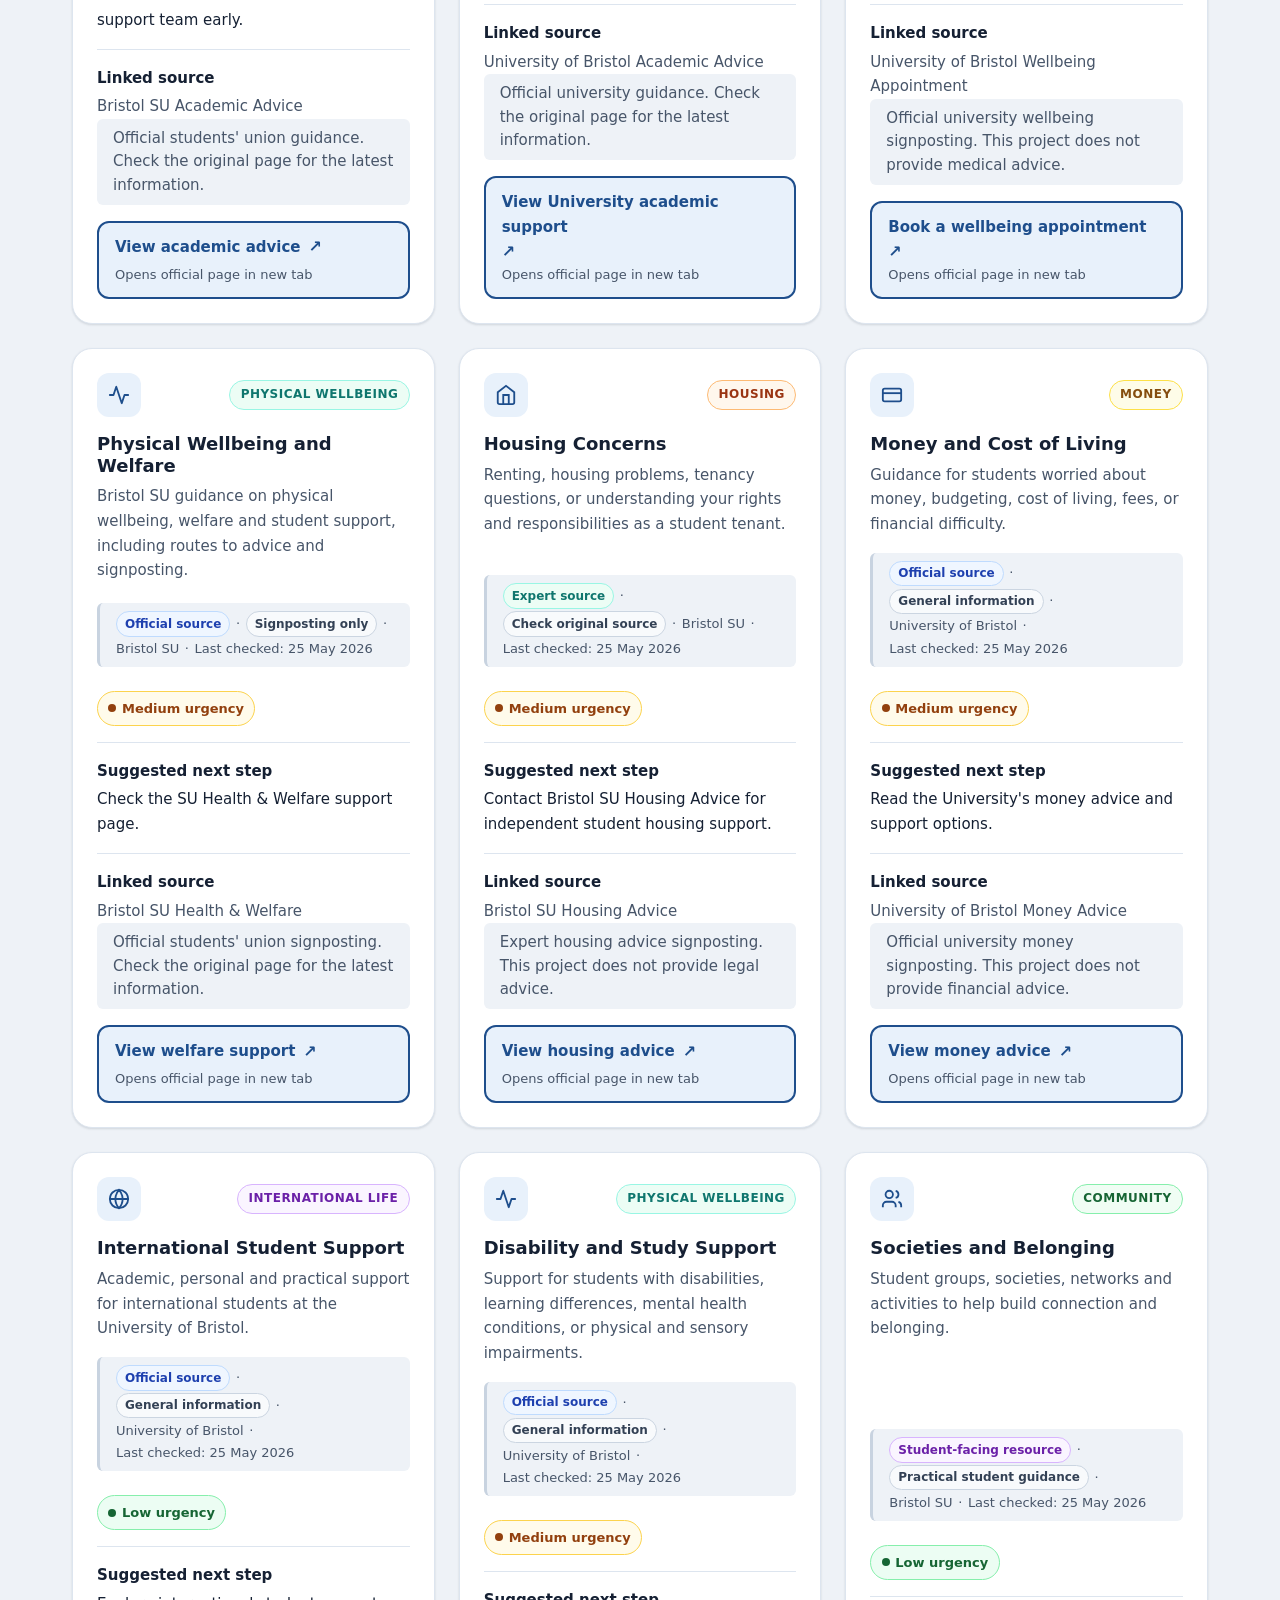
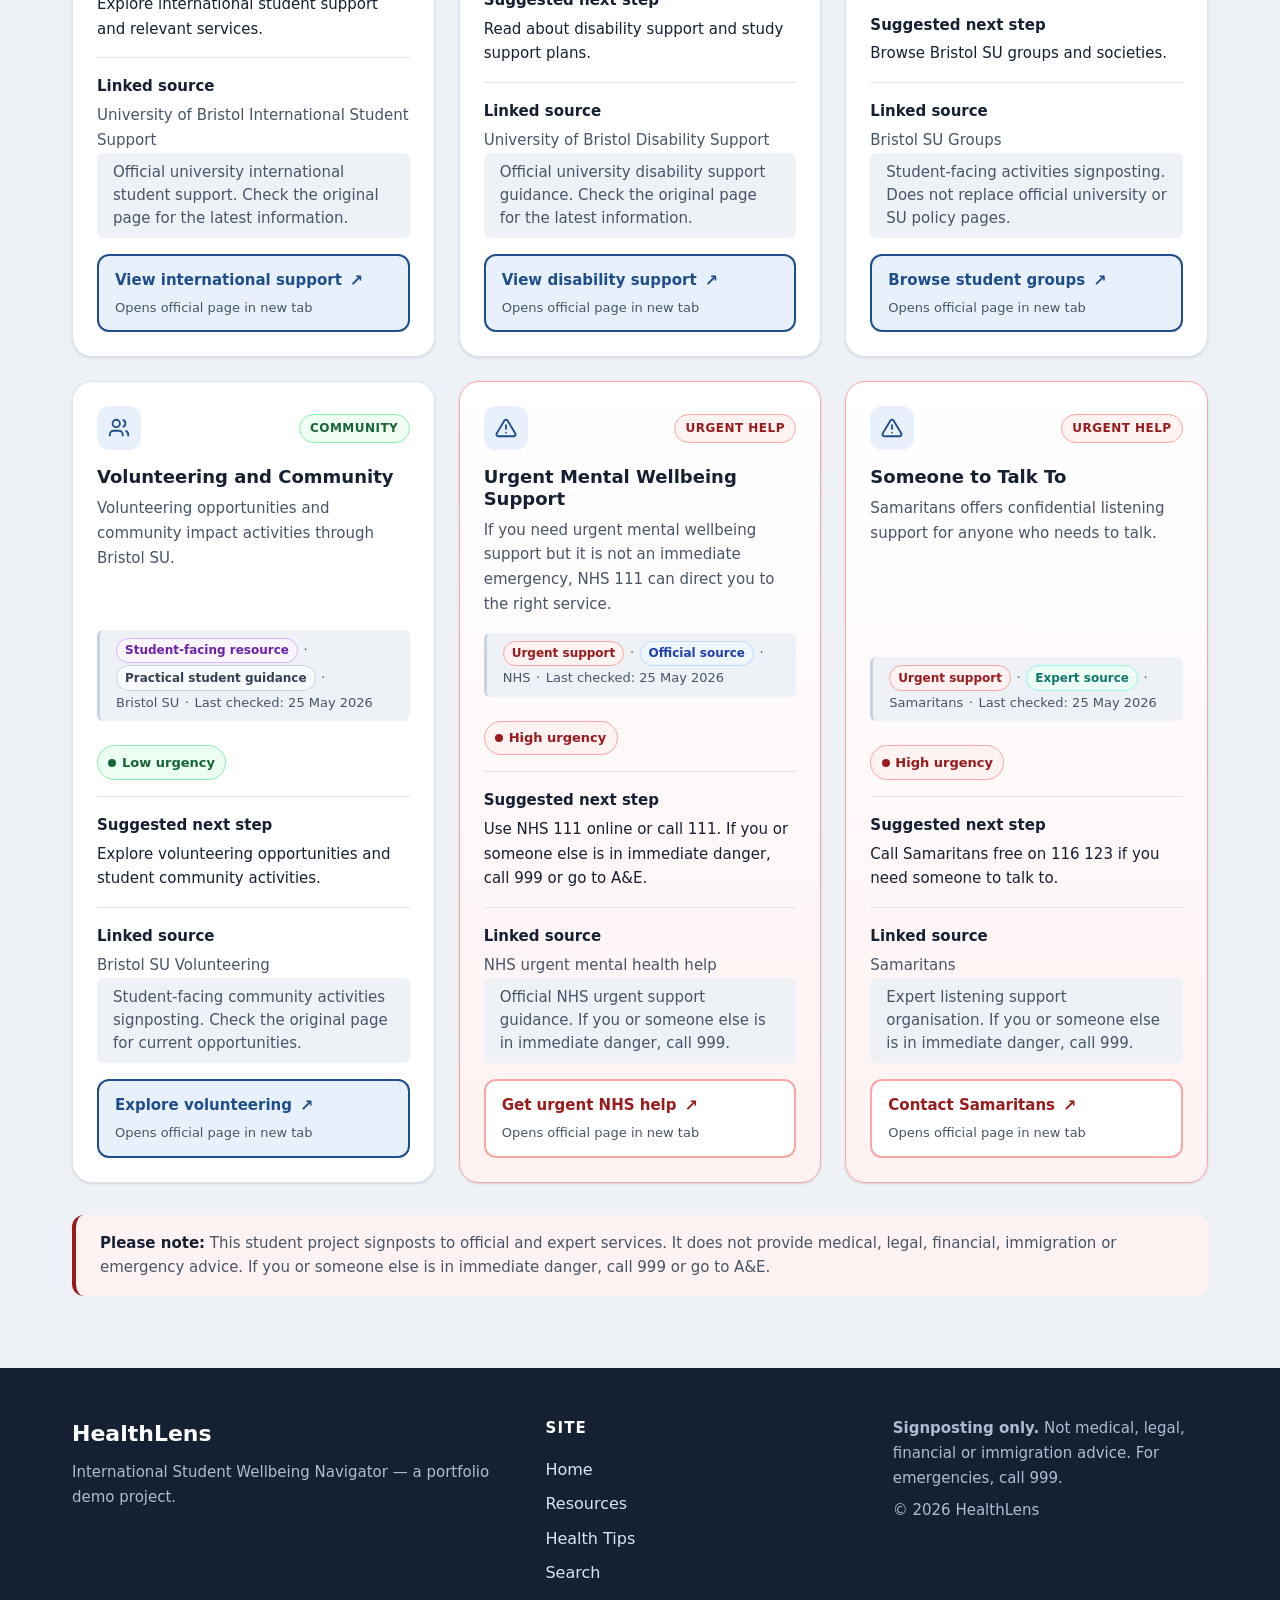
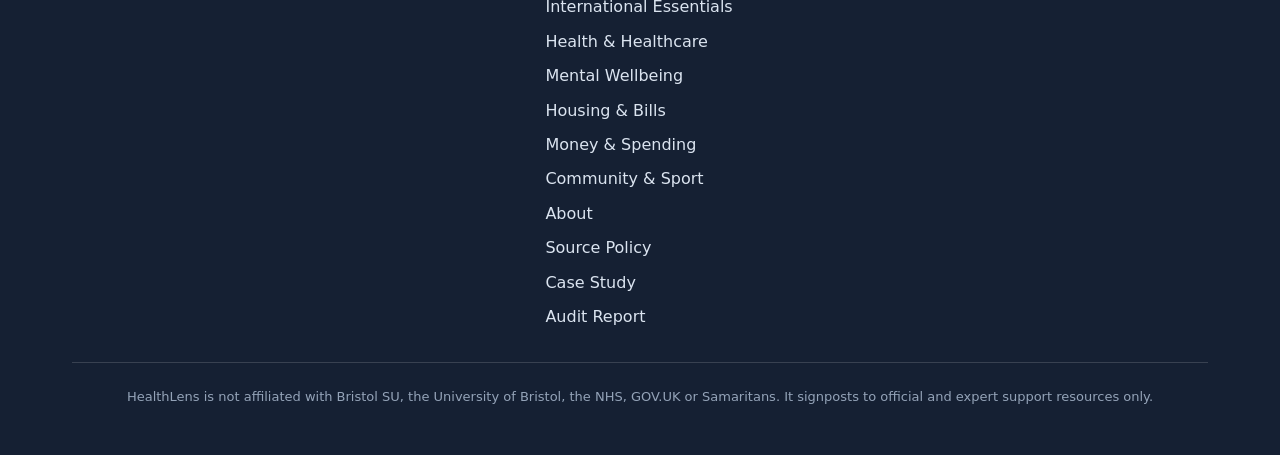
<file: resources.html>
<!DOCTYPE html>
<html lang="en">
<head>
  <meta charset="UTF-8">
  <meta name="viewport" content="width=device-width, initial-scale=1.0">
  <meta name="description" content="Search and filter trusted resources for international student life in the UK. Official and expert links with source labels and suggested next steps.">
  <title>Resource Library — HealthLens</title>
  <link rel="icon" href="./assets/favicon.svg" type="image/svg+xml">
  <link rel="stylesheet" href="./styles.css">
  <script>
    (function () {
      try {
        var stored = localStorage.getItem("healthlens-theme");
        if (stored === "light" || stored === "dark") {
          document.documentElement.setAttribute("data-theme", stored);
        } else if (window.matchMedia("(prefers-color-scheme: dark)").matches) {
          document.documentElement.setAttribute("data-theme", "dark");
        } else {
          document.documentElement.setAttribute("data-theme", "light");
        }
      } catch (error) {
        document.documentElement.setAttribute("data-theme", "light");
      }
    })();
  </script>
</head>
<body>
  <a class="skip-link" href="#main-content">Skip to main content</a>

  <header class="site-header">
    <div class="container header-inner">
      <a class="site-logo" href="./index.html">
        <span class="site-logo__mark" aria-hidden="true"></span>
        <span class="site-logo__text">HealthLens</span>
      </a>
      <nav id="site-nav" class="site-nav" aria-label="Main navigation">
        <ul class="nav-list nav-list--global">
          <li><a href="./index.html">Home</a></li>
          <li><a href="./resources.html" aria-current="page" title="Resources">Resources</a></li>
          <li><a href="./international-essentials.html" title="International Essentials">International</a></li>
          <li><a href="./health-healthcare.html" title="Health and Healthcare">Health</a></li>
          <li><a href="./mental-wellbeing.html" title="Mental Wellbeing">Mental</a></li>
          <li><a href="./housing-bills.html" title="Housing and Bills">Housing</a></li>
          <li><a href="./money-spending.html" title="Money and Spending">Money</a></li>
          <li><a href="./community-activities-sport.html" title="Community, Activities and Sport">Community</a></li>
          <li><a href="./search.html" title="Search HealthLens">Search</a></li>
          <li><a href="./about.html">About</a></li>
        </ul>
      </nav>
      <div class="header-actions">
        <button type="button" id="theme-toggle" class="theme-toggle" aria-label="Switch to dark mode" aria-pressed="false">
          <span class="theme-toggle__icon theme-toggle__icon--light" aria-hidden="true">
            <svg width="18" height="18" viewBox="0 0 24 24" fill="none"><path d="M21 12.79A9 9 0 1 1 11.21 3 7 7 0 0 0 21 12.79Z" stroke="currentColor" stroke-width="2" stroke-linecap="round" stroke-linejoin="round"/></svg>
          </span>
          <span class="theme-toggle__icon theme-toggle__icon--dark" aria-hidden="true" hidden>
            <svg width="18" height="18" viewBox="0 0 24 24" fill="none"><circle cx="12" cy="12" r="4" stroke="currentColor" stroke-width="2"/><path d="M12 2v2M12 20v2M4.93 4.93l1.41 1.41M17.66 17.66l1.41 1.41M2 12h2M20 12h2M4.93 19.07l1.41-1.41M17.66 6.34l1.41-1.41" stroke="currentColor" stroke-width="2" stroke-linecap="round"/></svg>
          </span>
          <span class="theme-toggle__text">Dark mode</span>
        </button>
        <button class="nav-toggle" type="button" aria-expanded="false" aria-controls="site-nav" aria-label="Open navigation menu">
          <span class="nav-toggle-bar" aria-hidden="true"></span>
          <span class="nav-toggle-bar" aria-hidden="true"></span>
          <span class="nav-toggle-bar" aria-hidden="true"></span>
        </button>
      </div>
    </div>
  </header>

  <main id="main-content">
    <section class="topic-hero" aria-labelledby="resources-heading">
      <div class="container">
        <nav class="breadcrumb" aria-label="Breadcrumb">
          <ol>
            <li><a href="./index.html">Home</a></li>
            <li aria-current="page">Resources</li>
          </ol>
        </nav>
        <h1 id="resources-heading">Resource Library</h1>
        <p class="topic-summary">Search and filter trusted resources for international student life in the UK. Resources are grouped by topic and include official or expert links where possible.</p>
        <p class="content-meta"><a href="./guides.html">Browse health tips</a> for short, source-based topic summaries.</p>
      </div>
    </section>

    <section id="support-finder" class="section section--alt support-finder" aria-labelledby="support-finder-heading">
      <div class="container">
        <header class="section-header">
          <p class="section-eyebrow">Support Finder</p>
          <h2 id="support-finder-heading">Browse all resources</h2>
          <p class="content-meta">“Last checked” shows when this project last reviewed each link and summary — not when the original source was updated.</p>
        </header>

        <details class="source-legend">
          <summary>Source labels</summary>
          <p class="source-legend__intro">Use these labels to understand where information comes from.</p>
          <ul class="source-legend__list">
            <li><span class="source-label source-label--official">Official source</span> — NHS, GOV.UK, universities and students’ unions</li>
            <li><span class="source-label source-label--expert">Expert source</span> — UKCISA, Citizens Advice, Shelter, MoneyHelper and similar organisations</li>
            <li><span class="source-label source-label--student">Student-facing resource</span> — student-oriented context, not a replacement for official rules</li>
            <li><span class="source-label source-label--commercial">Commercial platform</span> — discounts or services; not financial advice or recommendations</li>
            <li><span class="source-label source-label--project">Project note</span> — HealthLens summaries; check linked original sources</li>
          </ul>
        </details>

        <div class="finder-controls">
          <div class="search-wrapper">
            <label for="resource-search">Search support resources</label>
            <input type="search" id="resource-search" name="resource-search" autocomplete="off" placeholder="e.g. academic, housing, money, international, urgent">
          </div>
          <fieldset class="filter-fieldset">
            <legend>Filter by category</legend>
            <div class="filter-buttons" role="group" aria-label="Category filters">
              <button type="button" class="filter-btn is-active" data-category="all" aria-pressed="true">All</button>
              <button type="button" class="filter-btn" data-category="academic" aria-pressed="false">Academic</button>
              <button type="button" class="filter-btn" data-category="physical-wellbeing" aria-pressed="false">Physical Wellbeing</button>
              <button type="button" class="filter-btn" data-category="mental-wellbeing" aria-pressed="false">Mental Wellbeing</button>
              <button type="button" class="filter-btn" data-category="housing" aria-pressed="false">Housing</button>
              <button type="button" class="filter-btn" data-category="money" aria-pressed="false">Money</button>
              <button type="button" class="filter-btn" data-category="international-life" aria-pressed="false">International Life</button>
              <button type="button" class="filter-btn" data-category="community" aria-pressed="false">Community</button>
              <button type="button" class="filter-btn" data-category="urgent-help" aria-pressed="false">Urgent Help</button>
            </div>
          </fieldset>
        </div>

        <p id="results-count" class="results-count" aria-live="polite" aria-atomic="true">Loading support resources…</p>
        <p id="results-status" class="visually-hidden" aria-live="polite" aria-atomic="true"></p>

        <div id="resource-grid" class="resource-grid"></div>

        <p class="support-note support-note--urgent" role="note">
          <strong>Please note:</strong> This student project signposts to official and expert services.
          It does not provide medical, legal, financial, immigration or emergency advice.
          If you or someone else is in immediate danger, call 999 or go to A&amp;E.
        </p>

        <p id="no-results" class="no-results" hidden>No matching resources found. Try a different search term or category.</p>
      </div>
    </section>
  </main>

  <footer class="site-footer">
    <div class="container footer-grid">
      <div class="footer-brand">
        <p class="footer-logo">HealthLens</p>
        <p class="footer-tagline">International Student Wellbeing Navigator — a portfolio demo project.</p>
      </div>
      <nav class="footer-nav" aria-label="Footer navigation">
        <p class="footer-nav__title">Site</p>
        <ul>
          <li><a href="./index.html">Home</a></li>
          <li><a href="./resources.html">Resources</a></li>
          <li><a href="./guides.html">Health Tips</a></li>
          <li><a href="./search.html">Search</a></li>
          <li><a href="./international-essentials.html">International Essentials</a></li>
          <li><a href="./health-healthcare.html">Health &amp; Healthcare</a></li>
          <li><a href="./mental-wellbeing.html">Mental Wellbeing</a></li>
          <li><a href="./housing-bills.html">Housing &amp; Bills</a></li>
          <li><a href="./money-spending.html">Money &amp; Spending</a></li>
          <li><a href="./community-activities-sport.html">Community &amp; Sport</a></li>
          <li><a href="./about.html">About</a></li>
          <li><a href="./about.html#source-policy">Source Policy</a></li>
          <li><a href="./case-study.html">Case Study</a></li>
          <li><a href="./audit-report.html">Audit Report</a></li>
        </ul>
      </nav>
      <div class="footer-meta">
        <p class="footer-disclaimer"><strong>Signposting only.</strong> Not medical, legal, financial or immigration advice. For emergencies, call 999.</p>
        <p class="footer-copy">&copy; 2026 HealthLens</p>
      </div>
    </div>
    <div class="container">
      <p class="site-footnote" role="note">HealthLens is not affiliated with Bristol SU, the University of Bristol, the NHS, GOV.UK or Samaritans. It signposts to official and expert support resources only.</p>
    </div>
  </footer>

  <script src="./script.js"></script>
</body>
</html>
</file>
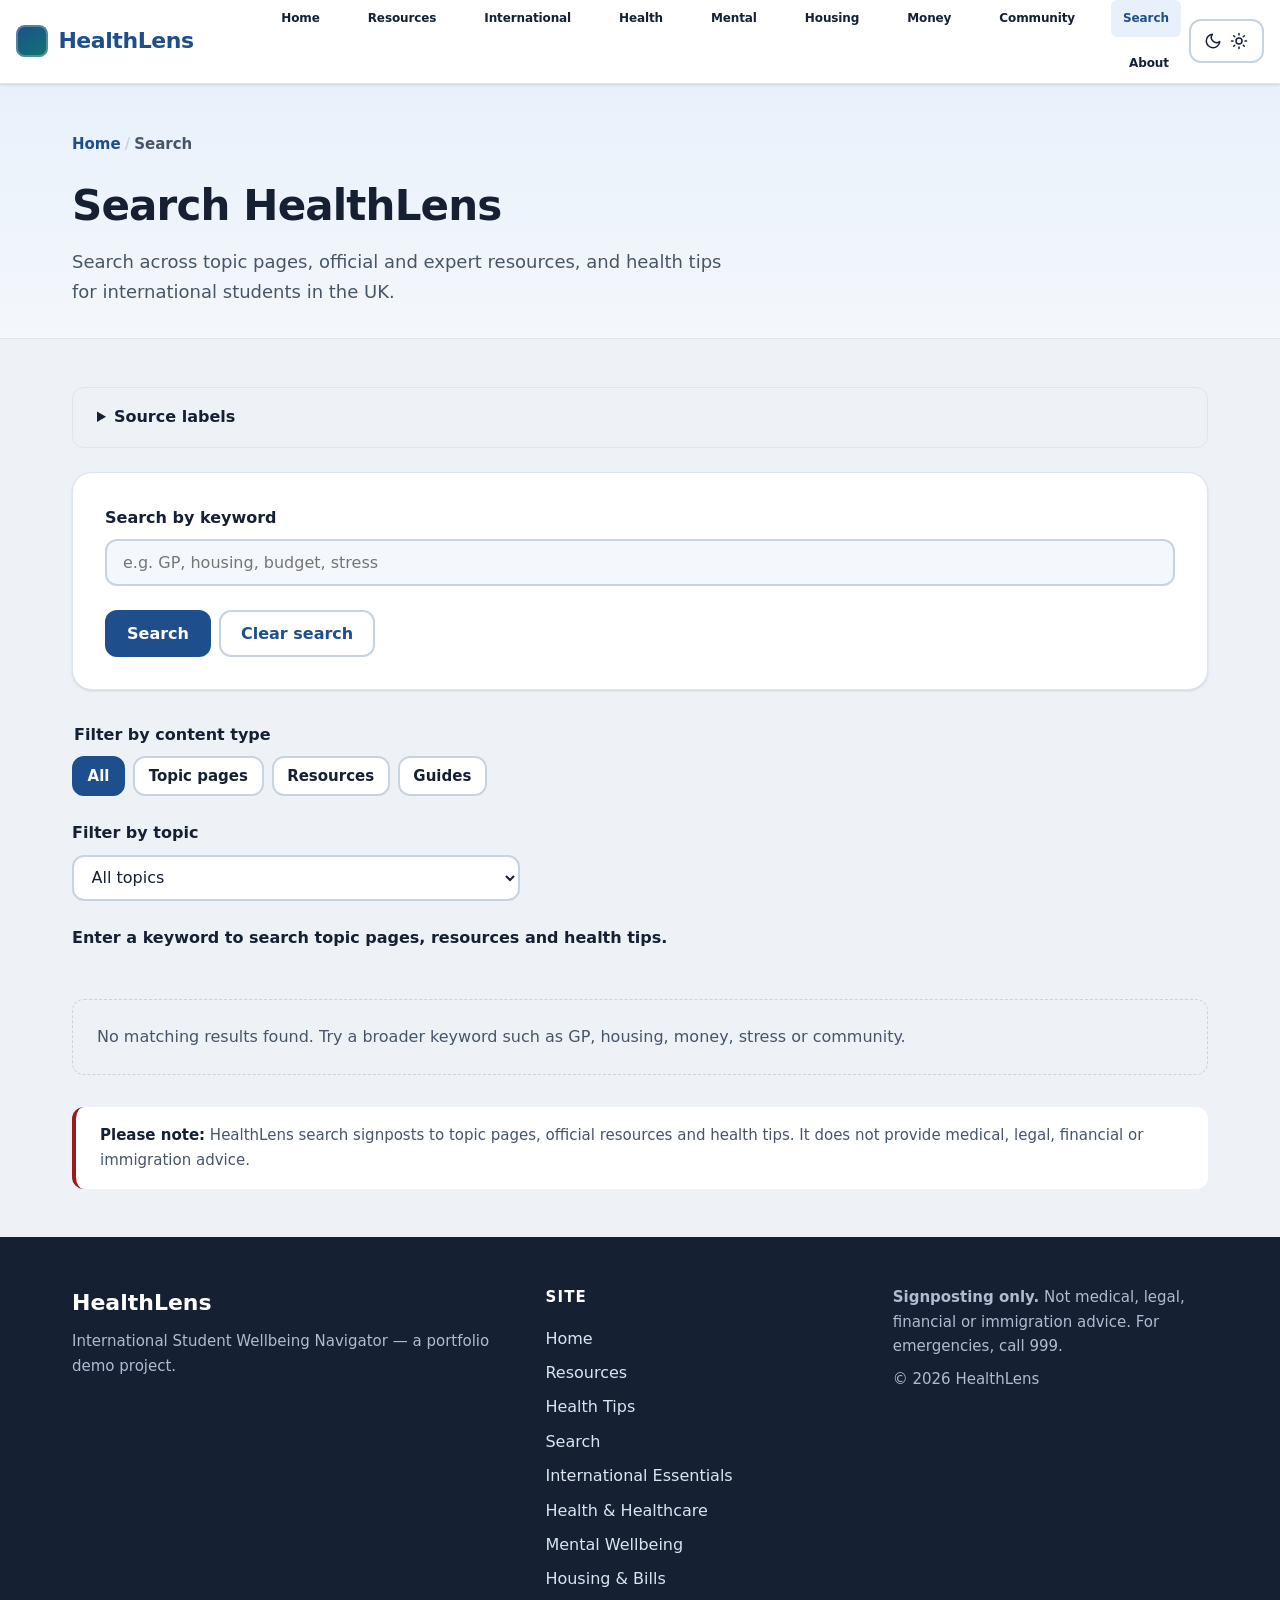
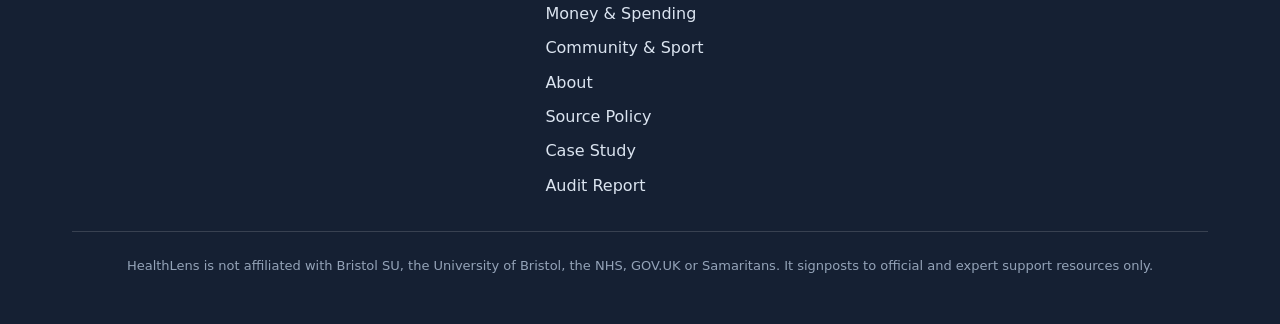
<file: search.html>
<!DOCTYPE html>
<html lang="en">
<head>
  <meta charset="UTF-8">
  <meta name="viewport" content="width=device-width, initial-scale=1.0">
  <meta name="description" content="Search HealthLens resources, guides and topic pages for international student wellbeing and practical support.">
  <title>Search HealthLens — HealthLens</title>
  <link rel="icon" href="./assets/favicon.svg" type="image/svg+xml">
  <link rel="stylesheet" href="./styles.css">
  <script>
    (function () {
      try {
        var stored = localStorage.getItem("healthlens-theme");
        if (stored === "light" || stored === "dark") {
          document.documentElement.setAttribute("data-theme", stored);
        } else if (window.matchMedia("(prefers-color-scheme: dark)").matches) {
          document.documentElement.setAttribute("data-theme", "dark");
        } else {
          document.documentElement.setAttribute("data-theme", "light");
        }
      } catch (error) {
        document.documentElement.setAttribute("data-theme", "light");
      }
    })();
  </script>
</head>
<body>
  <a class="skip-link" href="#main-content">Skip to main content</a>

  <header class="site-header">
    <div class="container header-inner">
      <a class="site-logo" href="./index.html">
        <span class="site-logo__mark" aria-hidden="true"></span>
        <span class="site-logo__text">HealthLens</span>
      </a>

      <nav id="site-nav" class="site-nav" aria-label="Main navigation">
        <ul class="nav-list nav-list--global">
          <li><a href="./index.html">Home</a></li>
          <li><a href="./resources.html" title="Resources">Resources</a></li>
          <li><a href="./international-essentials.html" title="International Essentials">International</a></li>
          <li><a href="./health-healthcare.html" title="Health and Healthcare">Health</a></li>
          <li><a href="./mental-wellbeing.html" title="Mental Wellbeing">Mental</a></li>
          <li><a href="./housing-bills.html" title="Housing and Bills">Housing</a></li>
          <li><a href="./money-spending.html" title="Money and Spending">Money</a></li>
          <li><a href="./community-activities-sport.html" title="Community, Activities and Sport">Community</a></li>
          <li><a href="./search.html" aria-current="page" title="Search HealthLens">Search</a></li>
          <li><a href="./about.html">About</a></li>
        </ul>
      </nav>

      <div class="header-actions">
        <button type="button" id="theme-toggle" class="theme-toggle" aria-label="Switch to dark mode" aria-pressed="false">
          <span class="theme-toggle__icon theme-toggle__icon--light" aria-hidden="true">
            <svg width="18" height="18" viewBox="0 0 24 24" fill="none" xmlns="http://www.w3.org/2000/svg"><path d="M21 12.79A9 9 0 1 1 11.21 3 7 7 0 0 0 21 12.79Z" stroke="currentColor" stroke-width="2" stroke-linecap="round" stroke-linejoin="round"/></svg>
          </span>
          <span class="theme-toggle__icon theme-toggle__icon--dark" aria-hidden="true" hidden>
            <svg width="18" height="18" viewBox="0 0 24 24" fill="none"><circle cx="12" cy="12" r="4" stroke="currentColor" stroke-width="2"/><path d="M12 2v2M12 20v2M4.93 4.93l1.41 1.41M17.66 17.66l1.41 1.41M2 12h2M20 12h2M4.93 19.07l1.41-1.41M17.66 6.34l1.41-1.41" stroke="currentColor" stroke-width="2" stroke-linecap="round"/></svg>
          </span>
          <span class="theme-toggle__text">Dark mode</span>
        </button>
        <button class="nav-toggle" type="button" aria-expanded="false" aria-controls="site-nav" aria-label="Open navigation menu">
          <span class="nav-toggle-bar" aria-hidden="true"></span>
          <span class="nav-toggle-bar" aria-hidden="true"></span>
          <span class="nav-toggle-bar" aria-hidden="true"></span>
        </button>
      </div>
    </div>
  </header>

  <main id="main-content" class="search-page" data-global-search-page>
    <section class="topic-hero" aria-labelledby="search-page-heading">
      <div class="container">
        <nav class="breadcrumb" aria-label="Breadcrumb">
          <ol>
            <li><a href="./index.html">Home</a></li>
            <li aria-current="page">Search</li>
          </ol>
        </nav>
        <h1 id="search-page-heading">Search HealthLens</h1>
        <p class="topic-summary">Search across topic pages, official and expert resources, and health tips for international students in the UK.</p>
      </div>
    </section>

    <section class="section section--alt" aria-labelledby="search-controls-heading">
      <div class="container">
        <h2 id="search-controls-heading" class="visually-hidden">Search controls</h2>

        <details class="source-legend">
          <summary>Source labels</summary>
          <p class="source-legend__intro">Use these labels to understand where information comes from.</p>
          <ul class="source-legend__list">
            <li><span class="source-label source-label--official">Official source</span> — NHS, GOV.UK, universities and students’ unions</li>
            <li><span class="source-label source-label--expert">Expert source</span> — UKCISA, Citizens Advice, Shelter, MoneyHelper and similar organisations</li>
            <li><span class="source-label source-label--student">Student-facing resource</span> — student-oriented context, not a replacement for official rules</li>
            <li><span class="source-label source-label--commercial">Commercial platform</span> — discounts or services; not financial advice or recommendations</li>
            <li><span class="source-label source-label--project">Project note</span> — HealthLens summaries; check linked original sources</li>
          </ul>
        </details>

        <form id="global-search-form" class="search-form" action="./search.html" method="get" role="search">
          <div class="search-form__row">
            <label for="global-search-input">Search by keyword</label>
            <input type="search" id="global-search-input" name="q" autocomplete="off" placeholder="e.g. GP, housing, budget, stress">
          </div>
          <div class="search-form__actions">
            <button type="submit" class="btn btn-primary">Search</button>
            <button type="button" id="search-clear-btn" class="btn btn-secondary">Clear search</button>
          </div>
        </form>

        <div class="search-controls">
          <fieldset class="filter-fieldset">
            <legend>Filter by content type</legend>
            <div class="search-type-filters" role="group" aria-label="Content type filters">
              <button type="button" class="search-type-btn is-active" data-type="all" aria-pressed="true">All</button>
              <button type="button" class="search-type-btn" data-type="page" aria-pressed="false">Topic pages</button>
              <button type="button" class="search-type-btn" data-type="resource" aria-pressed="false">Resources</button>
              <button type="button" class="search-type-btn" data-type="guide" aria-pressed="false">Guides</button>
            </div>
          </fieldset>

          <div class="search-topic-filter">
            <label for="search-topic-filter">Filter by topic</label>
            <select id="search-topic-filter" name="topic">
              <option value="all">All topics</option>
              <option value="international-essentials">International Essentials</option>
              <option value="health-healthcare">Health &amp; Healthcare</option>
              <option value="mental-wellbeing">Mental Wellbeing</option>
              <option value="housing-bills">Housing &amp; Bills</option>
              <option value="money-spending">Money &amp; Spending</option>
              <option value="community-activities-sport">Community &amp; Sport</option>
              <option value="academic">Academic</option>
              <option value="urgent-help">Urgent Help</option>
            </select>
          </div>
        </div>

        <p id="search-status" class="search-status" role="status" aria-live="polite"></p>

        <div id="search-results" class="search-results" aria-live="polite"></div>

        <p id="search-empty-state" class="search-empty-state" hidden>No matching results found. Try a broader keyword such as GP, housing, money, stress or community.</p>

        <p class="support-note" role="note">
          <strong>Please note:</strong> HealthLens search signposts to topic pages, official resources and health tips.
          It does not provide medical, legal, financial or immigration advice.
        </p>
      </div>
    </section>
  </main>

  <footer class="site-footer">
    <div class="container footer-grid">
      <div class="footer-brand">
        <p class="footer-logo">HealthLens</p>
        <p class="footer-tagline">International Student Wellbeing Navigator — a portfolio demo project.</p>
      </div>
      <nav class="footer-nav" aria-label="Footer navigation">
        <p class="footer-nav__title">Site</p>
        <ul>
          <li><a href="./index.html">Home</a></li>
          <li><a href="./resources.html">Resources</a></li>
          <li><a href="./guides.html">Health Tips</a></li>
          <li><a href="./search.html" aria-current="page">Search</a></li>
          <li><a href="./international-essentials.html">International Essentials</a></li>
          <li><a href="./health-healthcare.html">Health &amp; Healthcare</a></li>
          <li><a href="./mental-wellbeing.html">Mental Wellbeing</a></li>
          <li><a href="./housing-bills.html">Housing &amp; Bills</a></li>
          <li><a href="./money-spending.html">Money &amp; Spending</a></li>
          <li><a href="./community-activities-sport.html">Community &amp; Sport</a></li>
          <li><a href="./about.html">About</a></li>
          <li><a href="./about.html#source-policy">Source Policy</a></li>
          <li><a href="./case-study.html">Case Study</a></li>
          <li><a href="./audit-report.html">Audit Report</a></li>
        </ul>
      </nav>
      <div class="footer-meta">
        <p class="footer-disclaimer"><strong>Signposting only.</strong> Not medical, legal, financial or immigration advice. For emergencies, call 999.</p>
        <p class="footer-copy">&copy; 2026 HealthLens</p>
      </div>
    </div>
    <div class="container">
      <p class="site-footnote" role="note">HealthLens is not affiliated with Bristol SU, the University of Bristol, the NHS, GOV.UK or Samaritans. It signposts to official and expert support resources only.</p>
    </div>
  </footer>

  <script src="./script.js"></script>
</body>
</html>
</file>
<file: styles.css>
/* ==========================================================================
   HealthLens — International Student Wellbeing Navigator
   Version 0.8 styles
   ========================================================================== */

:root {
  --color-bg: #f4f7fb;
  --color-bg-alt: #eef2f7;
  --color-surface: #ffffff;
  --color-text: #152033;
  --color-text-muted: #475569;
  --color-primary: #1e4e8c;
  --color-primary-dark: #163a68;
  --color-primary-light: #e8f1fb;
  --color-accent: #0f766e;
  --color-accent-light: #e6fffa;
  --color-border: #c8d3e0;
  --color-border-light: #dde5ef;
  --color-focus: #1e4e8c;
  --color-focus-ring: rgba(30, 78, 140, 0.28);
  --color-error: #b42318;
  --color-error-bg: #fef3f2;
  --color-success: #166534;
  --color-success-bg: #ecfdf3;
  --color-crisis-bg: #7f1d1d;
  --color-crisis-text: #ffffff;
  --color-crisis-border: #991b1b;
  --color-urgency-low: #166534;
  --color-urgency-low-bg: #ecfdf3;
  --color-urgency-low-border: #86efac;
  --color-urgency-medium: #92400e;
  --color-urgency-medium-bg: #fffbeb;
  --color-urgency-medium-border: #fcd34d;
  --color-urgency-high: #991b1b;
  --color-urgency-high-bg: #fef2f2;
  --color-urgency-high-border: #fca5a5;

  --font-family: "Segoe UI", system-ui, -apple-system, BlinkMacSystemFont, "Helvetica Neue", Arial, sans-serif;
  --font-size-base: 1rem;
  --font-size-sm: 0.9375rem;
  --font-size-lg: 1.125rem;
  --font-size-xl: 1.375rem;
  --font-size-2xl: 1.875rem;
  --font-size-3xl: 2.625rem;
  --line-height-base: 1.65;
  --line-height-heading: 1.2;

  --space-xs: 0.25rem;
  --space-sm: 0.5rem;
  --space-md: 1rem;
  --space-lg: 1.5rem;
  --space-xl: 2rem;
  --space-2xl: 3rem;
  --space-3xl: 4.5rem;

  --container-max: 74rem;
  --container-narrow: 42rem;
  --header-height: 4.25rem;
  --radius-sm: 0.375rem;
  --radius-md: 0.75rem;
  --radius-lg: 1rem;
  --radius-xl: 1.25rem;
  --shadow-sm: 0 1px 2px rgba(21, 32, 51, 0.06), 0 1px 3px rgba(21, 32, 51, 0.08);
  --shadow-md: 0 8px 24px rgba(21, 32, 51, 0.08);
  --shadow-lg: 0 16px 40px rgba(21, 32, 51, 0.1);
  --transition-fast: 160ms ease;
}

*,
*::before,
*::after {
  box-sizing: border-box;
}

html {
  scroll-behavior: smooth;
  scroll-padding-top: var(--header-height);
}

body {
  margin: 0;
  font-family: var(--font-family);
  font-size: var(--font-size-base);
  line-height: var(--line-height-base);
  color: var(--color-text);
  background: var(--color-bg);
}

img,
svg {
  display: block;
  max-width: 100%;
}

.visually-hidden {
  position: absolute;
  width: 1px;
  height: 1px;
  padding: 0;
  margin: -1px;
  overflow: hidden;
  clip: rect(0, 0, 0, 0);
  white-space: nowrap;
  border: 0;
}

.skip-link {
  position: absolute;
  top: -100%;
  left: var(--space-md);
  z-index: 1000;
  padding: 0.75rem 1rem;
  background: var(--color-primary);
  color: #fff;
  text-decoration: none;
  font-weight: 700;
  border-radius: var(--radius-sm);
}

.skip-link:focus {
  top: var(--space-md);
}

:focus {
  outline: none;
}

:focus-visible {
  outline: 3px solid var(--color-focus);
  outline-offset: 2px;
  box-shadow: 0 0 0 4px var(--color-focus-ring);
}

.container {
  width: 100%;
  max-width: var(--container-max);
  margin-inline: auto;
  padding-inline: var(--space-lg);
}

.container--narrow {
  max-width: calc(var(--container-narrow) + 4rem);
}

.section {
  padding-block: var(--space-3xl);
}

.section--alt {
  background: var(--color-bg-alt);
}

.section-header {
  margin-bottom: var(--space-xl);
}

.section-header--center {
  text-align: center;
}

.section-header--center .section-intro {
  margin-inline: auto;
}

.section-eyebrow {
  margin: 0 0 var(--space-sm);
  font-size: var(--font-size-sm);
  font-weight: 700;
  letter-spacing: 0.08em;
  text-transform: uppercase;
  color: var(--color-accent);
}

.section-intro {
  max-width: 42rem;
  margin: 0;
  color: var(--color-text-muted);
  font-size: var(--font-size-lg);
}

.content-meta {
  margin: var(--space-sm) 0 0;
  font-size: var(--font-size-sm);
  color: var(--color-text-muted);
  opacity: 0.85;
}

h1,
h2,
h3 {
  line-height: var(--line-height-heading);
  color: var(--color-text);
}

h1 {
  font-size: clamp(2rem, 4.5vw, var(--font-size-3xl));
  margin: 0 0 var(--space-md);
  letter-spacing: -0.02em;
}

h2 {
  font-size: clamp(1.5rem, 3vw, var(--font-size-2xl));
  margin: 0 0 var(--space-md);
  letter-spacing: -0.015em;
}

h3 {
  font-size: var(--font-size-lg);
  margin: 0 0 var(--space-sm);
}

p {
  margin: 0 0 var(--space-md);
}

p:last-child {
  margin-bottom: 0;
}

ul,
ol {
  margin: 0;
  padding: 0;
}

/* Header */
.site-header {
  position: sticky;
  top: 0;
  z-index: 100;
  background: rgba(255, 255, 255, 0.96);
  backdrop-filter: blur(8px);
  border-bottom: 1px solid var(--color-border-light);
  box-shadow: var(--shadow-sm);
}

.header-inner {
  display: grid;
  grid-template-columns: auto 1fr auto;
  align-items: center;
  min-height: var(--header-height);
  gap: var(--space-md);
}

.site-nav {
  justify-self: end;
}

.nav-list--global {
  flex-wrap: nowrap;
  gap: 0.125rem;
  justify-content: flex-end;
}

.nav-list--global a {
  font-size: 0.75rem;
  padding: 0.35rem 0.45rem;
  white-space: nowrap;
  letter-spacing: -0.01em;
}

@media (min-width: 1101px) {
  .site-header .container {
    max-width: 100%;
    padding-inline: var(--space-md);
  }

  .header-inner {
    gap: var(--space-sm);
  }

  .site-logo__text {
    font-size: 1.125rem;
  }

  .site-logo__mark {
    width: 1.65rem;
    height: 1.65rem;
  }

  .theme-toggle__text {
    position: absolute;
    width: 1px;
    height: 1px;
    padding: 0;
    margin: -1px;
    overflow: hidden;
    clip: rect(0, 0, 0, 0);
    white-space: nowrap;
    border: 0;
  }

  .theme-toggle {
    min-width: 2.75rem;
    justify-content: center;
    padding-inline: 0.65rem;
  }
}

.nav-list a[aria-current="page"] {
  color: var(--color-primary);
  background: var(--color-primary-light);
  font-weight: 700;
}

.breadcrumb {
  margin-bottom: var(--space-lg);
  font-size: var(--font-size-sm);
}

.breadcrumb ol {
  display: flex;
  flex-wrap: wrap;
  gap: var(--space-xs);
  list-style: none;
  margin: 0;
  padding: 0;
  color: var(--color-text-muted);
}

.breadcrumb li + li::before {
  content: "/";
  margin-right: var(--space-xs);
  color: var(--color-border);
}

.breadcrumb a {
  color: var(--color-primary);
  text-decoration: none;
  font-weight: 600;
}

.breadcrumb a:hover {
  text-decoration: underline;
}

.breadcrumb [aria-current="page"] {
  color: var(--color-text-muted);
  font-weight: 600;
}

.topic-hero {
  padding-block: var(--space-2xl) var(--space-xl);
  background: linear-gradient(180deg, var(--color-primary-light) 0%, var(--color-bg) 100%);
  border-bottom: 1px solid var(--color-border-light);
}

.topic-hero h1 {
  margin-bottom: var(--space-md);
}

.topic-summary {
  max-width: 42rem;
  color: var(--color-text-muted);
  font-size: var(--font-size-lg);
}

.topic-cards-grid {
  display: grid;
  grid-template-columns: repeat(3, minmax(0, 1fr));
  gap: var(--space-lg);
  list-style: none;
  margin: 0;
  padding: 0;
}

.topic-card {
  display: flex;
  flex-direction: column;
  padding: var(--space-xl);
  background: var(--color-surface);
  border: 1px solid var(--color-border-light);
  border-radius: var(--radius-xl);
  box-shadow: var(--shadow-sm);
  transition: transform var(--transition-fast), box-shadow var(--transition-fast);
}

.topic-card:hover {
  transform: translateY(-2px);
  box-shadow: var(--shadow-md);
}

.topic-card__icon {
  display: inline-flex;
  align-items: center;
  justify-content: center;
  width: 2.75rem;
  height: 2.75rem;
  margin-bottom: var(--space-md);
  color: var(--color-primary);
  background: var(--color-primary-light);
  border-radius: var(--radius-md);
}

.topic-card h3 {
  margin-bottom: var(--space-sm);
}

.topic-card p {
  flex: 1;
  margin-bottom: var(--space-md);
  color: var(--color-text-muted);
  font-size: var(--font-size-sm);
}

.topic-card__link {
  font-size: var(--font-size-sm);
  font-weight: 700;
  color: var(--color-primary);
  text-decoration: none;
}

.topic-card__link:hover {
  text-decoration: underline;
}

.quick-links-grid {
  display: grid;
  grid-template-columns: repeat(2, minmax(0, 1fr));
  gap: var(--space-md);
  list-style: none;
  margin: 0;
  padding: 0;
}

.quick-link-card {
  display: flex;
  flex-direction: column;
  gap: var(--space-sm);
  padding: var(--space-lg);
  background: var(--color-surface);
  border: 1px solid var(--color-border-light);
  border-radius: var(--radius-lg);
  box-shadow: var(--shadow-sm);
}

.quick-link-card h3 {
  margin: 0;
  font-size: var(--font-size-base);
}

.quick-link-card p {
  margin: 0;
  flex: 1;
  color: var(--color-text-muted);
  font-size: var(--font-size-sm);
}

.quick-link-card a {
  font-weight: 700;
  font-size: var(--font-size-sm);
  color: var(--color-primary);
  text-decoration: none;
}

.quick-link-card a:hover {
  text-decoration: underline;
}

.topic-section {
  padding-block: var(--space-2xl);
}

.topic-section + .topic-section {
  border-top: 1px solid var(--color-border-light);
}

.topic-section h2 {
  margin-bottom: var(--space-md);
}

.topic-section p,
.topic-section li {
  color: var(--color-text-muted);
}

.topic-section ul {
  padding-left: 1.25rem;
}

.featured-resources-grid {
  display: grid;
  grid-template-columns: repeat(2, minmax(0, 1fr));
  gap: var(--space-lg);
}

.guide-grid {
  display: grid;
  grid-template-columns: repeat(auto-fill, minmax(min(100%, 19rem), 1fr));
  gap: var(--space-lg);
}

.guide-card {
  display: flex;
  flex-direction: column;
  gap: var(--space-md);
  padding: var(--space-lg);
  background: var(--color-surface);
  border: 1px solid var(--color-border-light);
  border-radius: var(--radius-lg);
  box-shadow: var(--shadow-sm);
}

.guide-card:hover {
  border-color: var(--color-primary);
  box-shadow: var(--shadow-md);
}

.guide-card__header {
  display: flex;
  flex-direction: column;
  gap: var(--space-sm);
}

.guide-card__title {
  margin: 0;
  font-size: var(--font-size-lg);
  line-height: 1.35;
}

.guide-card__summary,
.guide-card__why {
  margin: 0;
  color: var(--color-text-muted);
  line-height: 1.65;
}

.guide-badge {
  display: inline-block;
  align-self: flex-start;
  padding: 0.2rem 0.55rem;
  font-size: 0.75rem;
  font-weight: 700;
  letter-spacing: 0.02em;
  text-transform: uppercase;
  color: var(--color-primary);
  background: var(--color-primary-light);
  border-radius: var(--radius-sm);
}

.guide-meta {
  display: flex;
  flex-wrap: wrap;
  gap: var(--space-xs) var(--space-md);
  align-items: center;
  font-size: var(--font-size-sm);
  color: var(--color-text-muted);
}

.guide-meta__item strong {
  color: var(--color-text);
}

.guide-meta__risk {
  font-style: italic;
}

.guide-key-points ul,
.guide-sources ul {
  margin: var(--space-xs) 0 0;
  padding-left: 1.25rem;
}

.guide-key-points strong,
.guide-sources strong {
  display: block;
  margin-bottom: var(--space-xs);
  font-size: var(--font-size-sm);
  color: var(--color-text);
}

.guide-sources a {
  color: var(--color-primary);
  font-weight: 600;
  text-decoration: underline;
  text-underline-offset: 0.15em;
}

.guide-sources a:hover {
  color: var(--color-accent);
}

.guide-card__disclaimer {
  margin: 0;
  padding: var(--space-md);
  font-size: var(--font-size-sm);
  line-height: 1.55;
  color: var(--color-text-muted);
  background: var(--color-bg-alt);
  border-left: 4px solid var(--color-accent);
  border-radius: var(--radius-sm);
}

.guide-card__read-link {
  display: inline-flex;
  align-items: center;
  margin-top: auto;
  font-weight: 700;
  color: var(--color-primary);
  text-decoration: none;
}

.guide-card__read-link:hover {
  color: var(--color-accent);
  text-decoration: underline;
}

.guide-empty-state,
.guide-loading {
  margin: 0;
  padding: var(--space-lg);
  color: var(--color-text-muted);
  background: var(--color-bg-alt);
  border: 1px dashed var(--color-border);
  border-radius: var(--radius-md);
}

.guide-filters {
  display: flex;
  flex-wrap: wrap;
  gap: var(--space-sm);
  margin-bottom: var(--space-lg);
}

.guide-filter-btn {
  min-height: 2.5rem;
  padding: 0.5rem 0.85rem;
  font-family: inherit;
  font-size: var(--font-size-sm);
  font-weight: 700;
  color: var(--color-text);
  background: var(--color-surface);
  border: 2px solid var(--color-border);
  border-radius: var(--radius-md);
  cursor: pointer;
}

.guide-filter-btn:hover {
  border-color: var(--color-primary);
  color: var(--color-primary);
}

.guide-filter-btn.is-active,
.guide-filter-btn[aria-pressed="true"] {
  color: #fff;
  background: var(--color-primary);
  border-color: var(--color-primary);
}

html[data-theme="dark"] .guide-card {
  background: var(--color-surface);
  border-color: var(--color-border);
}

html[data-theme="dark"] .guide-card:hover {
  border-color: var(--color-accent);
}

html[data-theme="dark"] .guide-badge {
  color: var(--color-accent);
  background: rgba(56, 189, 248, 0.12);
}

html[data-theme="dark"] .guide-filter-btn.is-active,
html[data-theme="dark"] .guide-filter-btn[aria-pressed="true"] {
  background: var(--color-accent);
  border-color: var(--color-accent);
  color: #0f172a;
}

.search-page .section {
  padding-block: var(--space-2xl);
}

.search-form {
  display: grid;
  gap: var(--space-lg);
  margin-bottom: var(--space-xl);
  padding: var(--space-xl);
  background: var(--color-surface);
  border: 1px solid var(--color-border-light);
  border-radius: var(--radius-xl);
  box-shadow: var(--shadow-sm);
}

.search-form__row label {
  display: block;
  margin-bottom: var(--space-sm);
  font-weight: 700;
}

.search-form__row input[type="search"] {
  width: 100%;
  min-height: 2.75rem;
  padding: 0.75rem 1rem;
  font-size: var(--font-size-base);
  font-family: inherit;
  color: var(--color-text);
  background: var(--color-bg);
  border: 2px solid var(--color-border);
  border-radius: var(--radius-md);
}

.search-form__row input[type="search"]:focus {
  outline: 3px solid var(--color-primary-light);
  border-color: var(--color-primary);
}

.search-form__actions {
  display: flex;
  flex-wrap: wrap;
  gap: var(--space-sm);
}

.search-controls {
  display: grid;
  gap: var(--space-lg);
  margin-bottom: var(--space-lg);
}

.search-type-filters {
  display: flex;
  flex-wrap: wrap;
  gap: var(--space-sm);
}

.search-type-btn {
  min-height: 2.5rem;
  padding: 0.5rem 0.85rem;
  font-family: inherit;
  font-size: var(--font-size-sm);
  font-weight: 700;
  color: var(--color-text);
  background: var(--color-surface);
  border: 2px solid var(--color-border);
  border-radius: var(--radius-md);
  cursor: pointer;
}

.search-type-btn:hover {
  border-color: var(--color-primary);
  color: var(--color-primary);
}

.search-type-btn.is-active,
.search-type-btn[aria-pressed="true"] {
  color: #fff;
  background: var(--color-primary);
  border-color: var(--color-primary);
}

.search-topic-filter label {
  display: block;
  margin-bottom: var(--space-sm);
  font-weight: 700;
}

.search-topic-filter select {
  width: 100%;
  max-width: 28rem;
  min-height: 2.75rem;
  padding: 0.65rem 0.85rem;
  font-size: var(--font-size-base);
  font-family: inherit;
  color: var(--color-text);
  background: var(--color-surface);
  border: 2px solid var(--color-border);
  border-radius: var(--radius-md);
}

.search-status {
  margin: 0 0 var(--space-lg);
  font-weight: 600;
  color: var(--color-text);
}

.search-results {
  display: grid;
  gap: var(--space-lg);
  margin-bottom: var(--space-lg);
}

.search-result-card {
  display: flex;
  flex-direction: column;
  gap: var(--space-md);
  padding: var(--space-lg);
  background: var(--color-surface);
  border: 1px solid var(--color-border-light);
  border-radius: var(--radius-lg);
  box-shadow: var(--shadow-sm);
}

.search-result-card__title {
  margin: 0;
  font-size: var(--font-size-lg);
  line-height: 1.35;
}

.search-result-card__summary {
  margin: 0;
  color: var(--color-text-muted);
  line-height: 1.65;
}

.result-type-badge {
  display: inline-block;
  align-self: flex-start;
  padding: 0.2rem 0.55rem;
  font-size: 0.75rem;
  font-weight: 700;
  letter-spacing: 0.02em;
  text-transform: uppercase;
  border-radius: var(--radius-sm);
}

.result-type-badge--page {
  color: var(--color-primary);
  background: var(--color-primary-light);
}

.result-type-badge--resource {
  color: #0f766e;
  background: #ccfbf1;
}

.result-type-badge--guide {
  color: #7c2d12;
  background: #ffedd5;
}

.search-meta {
  display: flex;
  flex-wrap: wrap;
  gap: var(--space-xs) var(--space-md);
  font-size: var(--font-size-sm);
  color: var(--color-text-muted);
}

.search-meta__item strong {
  color: var(--color-text);
}

.search-result-card__link {
  align-self: flex-start;
  font-weight: 700;
  color: var(--color-primary);
  text-decoration: underline;
  text-underline-offset: 0.15em;
}

.search-result-card__link:hover {
  color: var(--color-accent);
}

.search-empty-state,
.search-loading,
.search-limit-note {
  margin: 0;
  padding: var(--space-lg);
  color: var(--color-text-muted);
  background: var(--color-bg-alt);
  border: 1px dashed var(--color-border);
  border-radius: var(--radius-md);
}

.search-cta {
  margin-top: var(--space-md);
}

html[data-theme="dark"] .search-type-btn.is-active,
html[data-theme="dark"] .search-type-btn[aria-pressed="true"] {
  background: var(--color-accent);
  border-color: var(--color-accent);
  color: #0f172a;
}

html[data-theme="dark"] .result-type-badge--resource {
  color: #99f6e4;
  background: rgba(15, 118, 110, 0.25);
}

html[data-theme="dark"] .result-type-badge--guide {
  color: #fdba74;
  background: rgba(124, 45, 18, 0.25);
}

.related-topics {
  display: grid;
  grid-template-columns: repeat(3, minmax(0, 1fr));
  gap: var(--space-md);
  list-style: none;
  margin: 0;
  padding: 0;
}

.related-topics a {
  display: block;
  padding: var(--space-md) var(--space-lg);
  font-weight: 700;
  color: var(--color-primary);
  text-decoration: none;
  background: var(--color-surface);
  border: 1px solid var(--color-border-light);
  border-radius: var(--radius-md);
}

.related-topics a:hover {
  background: var(--color-primary-light);
  text-decoration: underline;
}

.source-note {
  margin-top: var(--space-xl);
  padding: var(--space-md) var(--space-lg);
  font-size: var(--font-size-sm);
  color: var(--color-text-muted);
  background: var(--color-bg-alt);
  border-left: 4px solid var(--color-accent);
  border-radius: var(--radius-md);
}

.source-note strong {
  color: var(--color-text);
}

.source-policy-preview {
  padding: var(--space-xl);
  background: var(--color-surface);
  border: 1px solid var(--color-border-light);
  border-radius: var(--radius-xl);
  box-shadow: var(--shadow-sm);
}

.about-section + .about-section {
  margin-top: var(--space-2xl);
  padding-top: var(--space-2xl);
  border-top: 1px solid var(--color-border-light);
}

.site-logo {
  display: inline-flex;
  align-items: center;
  gap: 0.65rem;
  text-decoration: none;
  color: var(--color-primary);
}

.site-logo__mark {
  width: 2rem;
  height: 2rem;
  border-radius: 0.55rem;
  background: linear-gradient(145deg, var(--color-primary) 0%, var(--color-accent) 100%);
  box-shadow: inset 0 0 0 2px rgba(255, 255, 255, 0.25);
}

.site-logo__text {
  font-size: var(--font-size-xl);
  font-weight: 800;
  letter-spacing: -0.02em;
}

.header-actions {
  display: flex;
  align-items: center;
  gap: var(--space-sm);
  flex-shrink: 0;
}

.theme-toggle {
  display: inline-flex;
  align-items: center;
  gap: var(--space-sm);
  min-height: 2.75rem;
  padding: 0.5rem 0.85rem;
  font-size: var(--font-size-sm);
  font-family: inherit;
  font-weight: 600;
  color: var(--color-text);
  background: var(--color-surface);
  border: 2px solid var(--color-border);
  border-radius: var(--radius-md);
  cursor: pointer;
  white-space: nowrap;
  transition: background var(--transition-fast), border-color var(--transition-fast), color var(--transition-fast);
}

.theme-toggle__icon {
  display: inline-flex;
  align-items: center;
  justify-content: center;
  flex-shrink: 0;
}

.theme-toggle__icon svg {
  display: block;
}

.theme-toggle:hover {
  color: var(--color-primary);
  border-color: var(--color-primary);
  background: var(--color-primary-light);
}

.nav-toggle {
  display: none;
  flex-direction: column;
  justify-content: center;
  gap: 5px;
  width: 2.75rem;
  height: 2.75rem;
  padding: var(--space-sm);
  background: transparent;
  border: 2px solid transparent;
  border-radius: var(--radius-sm);
  cursor: pointer;
}

.nav-toggle-bar {
  display: block;
  width: 100%;
  height: 2px;
  background: var(--color-text);
  border-radius: 1px;
}

.nav-list {
  display: flex;
  flex-wrap: wrap;
  gap: var(--space-sm) var(--space-lg);
  list-style: none;
}

.nav-list a {
  display: block;
  padding: 0.55rem 0.75rem;
  color: var(--color-text);
  text-decoration: none;
  font-weight: 600;
  border-radius: var(--radius-sm);
}

.nav-list a:hover {
  color: var(--color-primary);
  background: var(--color-primary-light);
}

/* Buttons */
.btn {
  display: inline-flex;
  align-items: center;
  justify-content: center;
  min-height: 2.75rem;
  padding: 0.75rem 1.25rem;
  font-size: var(--font-size-base);
  font-family: inherit;
  font-weight: 700;
  text-decoration: none;
  text-align: center;
  border: 2px solid transparent;
  border-radius: var(--radius-md);
  cursor: pointer;
  transition: background var(--transition-fast), border-color var(--transition-fast), transform var(--transition-fast);
}

.btn-primary {
  color: #fff;
  background: var(--color-primary);
}

.btn-primary:hover {
  background: var(--color-primary-dark);
}

.btn-secondary {
  color: var(--color-primary);
  background: var(--color-surface);
  border-color: var(--color-border);
}

.btn-secondary:hover {
  background: var(--color-primary-light);
  border-color: var(--color-primary);
}

.btn-crisis {
  color: var(--color-crisis-bg);
  background: #fff;
  white-space: nowrap;
}

.btn-crisis:hover {
  background: #fef2f2;
}

/* Hero search */
.hero-search-form {
  margin-bottom: var(--space-lg);
  max-width: 38rem;
}

.hero-search-form label {
  display: block;
  margin-bottom: var(--space-sm);
  font-size: var(--font-size-sm);
  font-weight: 700;
  color: var(--color-text);
}

.hero-search-form__row {
  display: flex;
  flex-wrap: wrap;
  gap: var(--space-sm);
  align-items: stretch;
}

.hero-search-form__row input[type="search"] {
  flex: 1 1 14rem;
  min-height: 2.75rem;
  padding: 0.75rem 1rem;
  font-size: var(--font-size-base);
  font-family: inherit;
  color: var(--color-text);
  background: var(--color-surface);
  border: 2px solid var(--color-border);
  border-radius: var(--radius-md);
  box-shadow: var(--shadow-sm);
}

.hero-search-form__row input[type="search"]:focus {
  outline: 3px solid var(--color-primary-light);
  border-color: var(--color-primary);
}

.hero-search-form__row .btn {
  flex-shrink: 0;
}

/* Hero */
.hero {
  padding-block: var(--space-3xl);
  background:
    radial-gradient(circle at top right, rgba(15, 118, 110, 0.08), transparent 42%),
    linear-gradient(180deg, var(--color-primary-light) 0%, var(--color-bg) 100%);
}

.hero-grid {
  display: grid;
  grid-template-columns: 1.2fr 0.9fr;
  gap: var(--space-xl);
  align-items: start;
}

.hero-eyebrow {
  margin: 0 0 var(--space-sm);
  font-size: var(--font-size-sm);
  font-weight: 700;
  letter-spacing: 0.08em;
  text-transform: uppercase;
  color: var(--color-accent);
}

.hero-lead {
  max-width: 38rem;
  font-size: var(--font-size-lg);
  color: var(--color-text-muted);
}

.hero-actions {
  display: flex;
  flex-wrap: wrap;
  gap: var(--space-md);
  margin: var(--space-xl) 0 var(--space-lg);
}

.disclaimer {
  display: inline-block;
  padding: var(--space-md) var(--space-lg);
  background: var(--color-surface);
  border-left: 4px solid var(--color-accent);
  border-radius: var(--radius-md);
  box-shadow: var(--shadow-sm);
  max-width: 38rem;
}

.hero-panel {
  padding: var(--space-xl);
  background: var(--color-surface);
  border: 1px solid var(--color-border-light);
  border-radius: var(--radius-xl);
  box-shadow: var(--shadow-md);
}

.hero-panel__title {
  margin-bottom: var(--space-lg);
  font-size: var(--font-size-xl);
}

.hero-panel__summary {
  margin: 0;
  font-size: var(--font-size-base);
  line-height: 1.65;
  color: var(--color-text-muted);
}

.hero-steps {
  display: grid;
  gap: var(--space-lg);
  list-style: none;
}

.hero-step {
  display: grid;
  grid-template-columns: auto 1fr;
  gap: var(--space-md);
  align-items: start;
}

.hero-step__number {
  display: inline-flex;
  align-items: center;
  justify-content: center;
  width: 2rem;
  height: 2rem;
  font-size: var(--font-size-sm);
  font-weight: 800;
  color: var(--color-primary);
  background: var(--color-primary-light);
  border-radius: 999px;
}

.help-cards {
  display: grid;
  gap: var(--space-md);
}

.help-card {
  padding: var(--space-md);
  background: var(--color-bg-alt);
  border: 1px solid var(--color-border-light);
  border-radius: var(--radius-md);
}

.help-card__title {
  margin-bottom: var(--space-xs);
  font-size: var(--font-size-base);
}

.help-card p {
  margin: 0;
  color: var(--color-text-muted);
  font-size: var(--font-size-sm);
}

/* Crisis banner */
.crisis-banner {
  scroll-margin-top: var(--header-height);
  background: var(--color-crisis-bg);
  color: var(--color-crisis-text);
  border-block: 3px solid var(--color-crisis-border);
}

.crisis-banner__inner {
  display: grid;
  grid-template-columns: auto 1fr auto;
  gap: var(--space-lg);
  align-items: center;
  padding-block: var(--space-lg);
}

.crisis-banner__icon {
  display: flex;
  align-items: center;
  justify-content: center;
  width: 3rem;
  height: 3rem;
  background: rgba(255, 255, 255, 0.12);
  border-radius: 999px;
}

.crisis-banner h2 {
  margin-bottom: var(--space-xs);
  color: #fff;
  font-size: var(--font-size-xl);
}

.crisis-banner p {
  margin: 0;
  color: #fecaca;
}

.crisis-banner strong {
  color: #fff;
}

/* Support Finder */
.finder-controls {
  display: grid;
  gap: var(--space-lg);
  margin-bottom: var(--space-lg);
  padding: var(--space-xl);
  background: var(--color-surface);
  border: 1px solid var(--color-border-light);
  border-radius: var(--radius-xl);
  box-shadow: var(--shadow-sm);
}

.search-wrapper label,
.filter-fieldset legend {
  display: block;
  margin-bottom: var(--space-sm);
  font-weight: 700;
}

.search-wrapper input[type="search"] {
  width: 100%;
  min-height: 2.75rem;
  padding: 0.75rem 1rem;
  font-size: var(--font-size-base);
  font-family: inherit;
  border: 2px solid var(--color-border);
  border-radius: var(--radius-md);
  background: var(--color-bg);
}

.search-wrapper input[type="search"]:hover {
  border-color: var(--color-primary);
}

.filter-fieldset {
  border: none;
  margin: 0;
  padding: 0;
}

.filter-buttons {
  display: flex;
  flex-wrap: wrap;
  gap: var(--space-sm);
}

.filter-btn {
  min-height: 2.5rem;
  padding: 0.5rem 0.9rem;
  font-size: var(--font-size-sm);
  font-family: inherit;
  font-weight: 600;
  color: var(--color-text);
  background: var(--color-bg);
  border: 2px solid var(--color-border);
  border-radius: 999px;
  cursor: pointer;
  transition: background var(--transition-fast), border-color var(--transition-fast);
}

.filter-btn:hover {
  border-color: var(--color-primary);
  background: var(--color-primary-light);
}

.filter-btn.is-active {
  background: var(--color-primary);
  border-color: var(--color-primary);
  color: #fff;
}

.results-count {
  margin: 0 0 var(--space-lg);
  font-size: var(--font-size-sm);
  font-weight: 700;
  color: var(--color-text-muted);
}

.resource-grid {
  scroll-margin-top: var(--header-height);
  display: grid;
  grid-template-columns: repeat(auto-fill, minmax(min(100%, 19rem), 1fr));
  gap: var(--space-lg);
}

.resource-card {
  display: flex;
  flex-direction: column;
  padding: var(--space-lg);
  background: var(--color-surface);
  border: 1px solid var(--color-border-light);
  border-radius: var(--radius-xl);
  box-shadow: var(--shadow-sm);
  transition: transform var(--transition-fast), box-shadow var(--transition-fast), border-color var(--transition-fast);
}

.resource-card:hover {
  transform: translateY(-2px);
  box-shadow: var(--shadow-md);
  border-color: var(--color-border);
}

.resource-card--urgent {
  border-color: var(--color-urgency-high-border);
  background: linear-gradient(180deg, #fff 0%, var(--color-urgency-high-bg) 100%);
}

.resource-card__header {
  display: flex;
  align-items: center;
  justify-content: space-between;
  gap: var(--space-md);
  margin-bottom: var(--space-md);
}

.resource-card__icon {
  display: inline-flex;
  align-items: center;
  justify-content: center;
  width: 2.75rem;
  height: 2.75rem;
  color: var(--color-primary);
  background: var(--color-primary-light);
  border-radius: var(--radius-md);
}

.category-pill {
  display: inline-block;
  padding: 0.25rem 0.65rem;
  font-size: 0.75rem;
  font-weight: 700;
  letter-spacing: 0.04em;
  text-transform: uppercase;
  border-radius: 999px;
  border: 1px solid transparent;
}

.category-pill--academic { color: #1e40af; background: #eff6ff; border-color: #bfdbfe; }
.category-pill--physical-wellbeing { color: #0f766e; background: #ecfdf5; border-color: #99f6e4; }
.category-pill--mental-wellbeing { color: #5b21b6; background: #f5f3ff; border-color: #c4b5fd; }
.category-pill--housing { color: #9a3412; background: #fff7ed; border-color: #fdba74; }
.category-pill--money { color: #854d0e; background: #fefce8; border-color: #fde047; }
.category-pill--international-life { color: #6b21a8; background: #faf5ff; border-color: #d8b4fe; }
.category-pill--community { color: #166534; background: #f0fdf4; border-color: #86efac; }
.category-pill--urgent-help { color: #991b1b; background: #fef2f2; border-color: #fca5a5; }

.resource-card__labels {
  display: flex;
  flex-wrap: wrap;
  gap: var(--space-xs) var(--space-sm);
  margin-bottom: var(--space-sm);
}

.source-type-label,
.audience-label,
.resource-card__checked {
  display: inline-flex;
  align-items: center;
  padding: 0.2rem 0.55rem;
  font-size: 0.75rem;
  font-weight: 700;
  border-radius: 999px;
  border: 1px solid transparent;
}

.source-type-label--official-source {
  color: #1e40af;
  background: #eff6ff;
  border-color: #bfdbfe;
}

.source-type-label--expert-source {
  color: #0f766e;
  background: #ecfdf5;
  border-color: #99f6e4;
}

.source-type-label--student-facing-resource {
  color: #6b21a8;
  background: #faf5ff;
  border-color: #d8b4fe;
}

.source-meta {
  display: flex;
  flex-wrap: wrap;
  align-items: center;
  gap: 0.15rem 0.35rem;
  margin: 0 0 var(--space-sm);
  font-size: 0.8125rem;
  line-height: 1.55;
  color: var(--color-text-muted);
}

.source-meta--compact {
  padding: var(--space-sm) var(--space-md);
  background: var(--color-bg-alt);
  border-left: 3px solid var(--color-border);
  border-radius: var(--radius-sm);
}

.source-meta__item,
.last-checked {
  display: inline;
}

.source-meta__sep {
  color: var(--color-text-muted);
}

.source-label {
  display: inline-flex;
  align-items: center;
  padding: 0.15rem 0.5rem;
  font-size: 0.75rem;
  font-weight: 700;
  border-radius: 999px;
  border: 1px solid transparent;
}

.source-label--official {
  color: #1e40af;
  background: #eff6ff;
  border-color: #bfdbfe;
}

.source-label--expert {
  color: #0f766e;
  background: #ecfdf5;
  border-color: #99f6e4;
}

.source-label--student {
  color: #6b21a8;
  background: #faf5ff;
  border-color: #d8b4fe;
}

.source-label--commercial {
  color: #92400e;
  background: #fffbeb;
  border-color: #fcd34d;
}

.source-label--project,
.source-label--site {
  color: #334155;
  background: #f1f5f9;
  border-color: #cbd5e1;
}

.risk-label {
  display: inline-flex;
  align-items: center;
  padding: 0.15rem 0.5rem;
  font-size: 0.75rem;
  font-weight: 700;
  color: #334155;
  background: #f8fafc;
  border: 1px solid #cbd5e1;
  border-radius: 999px;
}

.risk-label--urgent {
  color: #991b1b;
  background: #fef2f2;
  border-color: #fca5a5;
}

.resource-card__source-note,
.guide-card__source-note {
  margin: 0;
  padding: var(--space-sm) var(--space-md);
  font-size: var(--font-size-sm);
  line-height: 1.55;
  color: var(--color-text-muted);
  background: var(--color-bg-alt);
  border-radius: var(--radius-sm);
}

.search-meta__topic {
  margin: 0 0 var(--space-xs);
  font-size: var(--font-size-sm);
  color: var(--color-text-muted);
}

.source-legend {
  margin-bottom: var(--space-lg);
  padding: var(--space-md) var(--space-lg);
  background: var(--color-bg-alt);
  border: 1px solid var(--color-border-light);
  border-radius: var(--radius-md);
}

.source-legend summary {
  font-weight: 700;
  cursor: pointer;
}

.source-legend summary:focus-visible {
  outline: 3px solid var(--color-primary-light);
  outline-offset: 2px;
}

.source-legend__intro {
  margin: var(--space-sm) 0 var(--space-md);
  font-size: var(--font-size-sm);
  color: var(--color-text-muted);
}

.source-legend__list {
  margin: 0;
  padding-left: 1.25rem;
  font-size: var(--font-size-sm);
  line-height: 1.65;
}

html[data-theme="dark"] .source-label--official {
  color: #93c5fd;
  background: rgba(30, 64, 175, 0.2);
  border-color: rgba(147, 197, 253, 0.35);
}

html[data-theme="dark"] .source-label--expert {
  color: #5eead4;
  background: rgba(15, 118, 110, 0.2);
  border-color: rgba(94, 234, 212, 0.35);
}

html[data-theme="dark"] .source-label--student {
  color: #d8b4fe;
  background: rgba(107, 33, 168, 0.2);
  border-color: rgba(216, 180, 254, 0.35);
}

html[data-theme="dark"] .source-label--commercial {
  color: #fcd34d;
  background: rgba(146, 64, 14, 0.2);
  border-color: rgba(252, 211, 77, 0.35);
}

html[data-theme="dark"] .source-label--project,
html[data-theme="dark"] .source-label--site {
  color: #cbd5e1;
  background: rgba(51, 65, 85, 0.35);
  border-color: rgba(203, 213, 225, 0.25);
}

html[data-theme="dark"] .risk-label--urgent {
  color: #fca5a5;
  background: rgba(153, 27, 27, 0.25);
  border-color: rgba(252, 165, 165, 0.35);
}

html[data-theme="dark"] .source-meta--compact {
  background: rgba(255, 255, 255, 0.04);
  border-left-color: var(--color-border);
}

.audience-label {
  color: var(--color-text-muted);
  background: var(--color-bg-alt);
  border-color: var(--color-border-light);
  font-weight: 600;
}

.resource-card__checked {
  color: var(--color-text-muted);
  background: transparent;
  border-color: var(--color-border-light);
  font-weight: 500;
}

.resource-card__title {
  margin-bottom: var(--space-sm);
}

.resource-card__description {
  flex: 1;
  color: var(--color-text-muted);
  font-size: var(--font-size-sm);
}

.urgency-badge {
  display: inline-flex;
  align-items: center;
  gap: 0.35rem;
  width: fit-content;
  margin-block: var(--space-md);
  padding: 0.35rem 0.65rem;
  font-size: 0.8125rem;
  font-weight: 700;
  border-radius: 999px;
  border: 1px solid transparent;
}

.urgency-badge::before {
  content: "";
  width: 0.5rem;
  height: 0.5rem;
  border-radius: 999px;
  background: currentColor;
}

.urgency-badge--low {
  color: var(--color-urgency-low);
  background: var(--color-urgency-low-bg);
  border-color: var(--color-urgency-low-border);
}

.urgency-badge--medium {
  color: var(--color-urgency-medium);
  background: var(--color-urgency-medium-bg);
  border-color: var(--color-urgency-medium-border);
}

.urgency-badge--high {
  color: var(--color-urgency-high);
  background: var(--color-urgency-high-bg);
  border-color: var(--color-urgency-high-border);
}

.resource-card__next-step {
  padding-top: var(--space-md);
  border-top: 1px solid var(--color-border-light);
  font-size: var(--font-size-sm);
}

.resource-card__next-step strong {
  display: block;
  margin-bottom: var(--space-xs);
  color: var(--color-text);
}

.resource-card__source {
  margin-top: var(--space-md);
  padding-top: var(--space-md);
  border-top: 1px solid var(--color-border-light);
  font-size: var(--font-size-sm);
}

.resource-card__source strong {
  display: block;
  margin-bottom: var(--space-xs);
  color: var(--color-text);
}

.resource-card__source p {
  margin: 0;
  color: var(--color-text-muted);
}

.resource-card__link {
  display: flex;
  flex-wrap: wrap;
  align-items: center;
  gap: var(--space-xs) var(--space-sm);
  margin-top: var(--space-md);
  padding: 0.75rem 1rem;
  font-size: var(--font-size-sm);
  font-weight: 700;
  text-decoration: none;
  color: var(--color-primary);
  background: var(--color-primary-light);
  border: 2px solid var(--color-primary);
  border-radius: var(--radius-md);
  transition: background var(--transition-fast), color var(--transition-fast);
}

.resource-card__link:hover {
  color: #fff;
  background: var(--color-primary);
}

.resource-card__link-icon {
  font-size: 1rem;
  line-height: 1;
}

.resource-card__link-note {
  flex-basis: 100%;
  font-size: 0.8125rem;
  font-weight: 500;
  color: var(--color-text-muted);
}

.resource-card__link:hover .resource-card__link-note {
  color: rgba(255, 255, 255, 0.9);
}

.resource-card--urgent .resource-card__link {
  color: var(--color-urgency-high);
  background: #fff;
  border-color: var(--color-urgency-high-border);
}

.resource-card--urgent .resource-card__link:hover {
  color: #fff;
  background: var(--color-urgency-high);
  border-color: var(--color-urgency-high);
}

.support-note {
  margin: var(--space-xl) 0 0;
  padding: var(--space-md) var(--space-lg);
  font-size: var(--font-size-sm);
  color: var(--color-text-muted);
  background: var(--color-surface);
  border-left: 4px solid var(--color-urgency-high);
  border-radius: var(--radius-md);
}

.support-note--urgent {
  background: var(--color-urgency-high-bg);
}

.support-note strong {
  color: var(--color-text);
}

.no-results {
  padding: var(--space-xl);
  text-align: center;
  color: var(--color-text-muted);
  background: var(--color-surface);
  border: 2px dashed var(--color-border);
  border-radius: var(--radius-xl);
}

.resource-loading,
.resource-load-error {
  grid-column: 1 / -1;
  padding: var(--space-xl);
  text-align: center;
  border-radius: var(--radius-xl);
}

.resource-loading {
  color: var(--color-text-muted);
  background: var(--color-surface);
  border: 1px solid var(--color-border-light);
}

.resource-load-error {
  color: var(--color-error);
  background: var(--color-error-bg);
  border: 2px solid var(--color-error);
  font-weight: 600;
}

/* Care Options Guide */
.care-options-section {
  scroll-margin-top: var(--header-height);
}

.care-options-section--secondary .section-eyebrow {
  color: var(--color-text-muted);
  text-transform: uppercase;
  letter-spacing: 0.06em;
}

.care-options-section--secondary .section-header h2 {
  font-size: var(--font-size-2xl);
}

.care-options-disclaimer {
  margin: 0 0 var(--space-xl);
  padding: var(--space-md) var(--space-lg);
  font-size: var(--font-size-sm);
  color: var(--color-text-muted);
  background: var(--color-surface);
  border-left: 4px solid var(--color-accent);
  border-radius: var(--radius-md);
  box-shadow: var(--shadow-sm);
}

.care-options-disclaimer strong {
  color: var(--color-text);
}

.error-message,
.care-options-loading {
  margin: 0 0 var(--space-lg);
  padding: var(--space-md) var(--space-lg);
  border-radius: var(--radius-md);
  font-size: var(--font-size-sm);
}

.error-message {
  color: var(--color-error);
  background: var(--color-error-bg);
  border: 2px solid var(--color-error);
  font-weight: 600;
}

.error-message[hidden] {
  display: none;
}

.care-options-loading {
  color: var(--color-text-muted);
  background: var(--color-bg-alt);
  border: 1px dashed var(--color-border);
}

.care-options-grid {
  display: grid;
  grid-template-columns: repeat(2, minmax(0, 1fr));
  gap: var(--space-lg);
  margin-bottom: var(--space-2xl);
}

.care-option-card {
  display: flex;
  flex-direction: column;
  padding: var(--space-xl);
  background: var(--color-surface);
  border: 1px solid var(--color-border-light);
  border-radius: var(--radius-xl);
  box-shadow: var(--shadow-sm);
  transition: transform var(--transition-fast), box-shadow var(--transition-fast);
}

.care-option-card:hover {
  transform: translateY(-2px);
  box-shadow: var(--shadow-md);
}

.care-option-card--emergency {
  border-color: var(--color-urgency-high-border);
  background: linear-gradient(180deg, var(--color-surface) 0%, var(--color-urgency-high-bg) 100%);
}

.care-option-card__category {
  display: inline-block;
  width: fit-content;
  margin-bottom: var(--space-sm);
  padding: 0.25rem 0.65rem;
  font-size: 0.75rem;
  font-weight: 700;
  letter-spacing: 0.04em;
  text-transform: uppercase;
  color: var(--color-primary);
  background: var(--color-primary-light);
  border: 1px solid var(--color-border-light);
  border-radius: 999px;
}

.care-option-card--emergency .care-option-card__category {
  color: var(--color-urgency-high);
  background: var(--color-urgency-high-bg);
  border-color: var(--color-urgency-high-border);
}

.care-option-card__title {
  margin-bottom: var(--space-sm);
}

.care-option-card__summary {
  flex: 1;
  margin-bottom: var(--space-md);
  color: var(--color-text-muted);
  font-size: var(--font-size-sm);
}

.care-option-card__lists {
  display: grid;
  gap: var(--space-md);
  margin-bottom: var(--space-md);
}

.care-option-card__list-block {
  font-size: var(--font-size-sm);
}

.care-option-card__list-block strong {
  display: block;
  margin-bottom: var(--space-xs);
  color: var(--color-text);
}

.care-option-card__list-block ul {
  margin: 0;
  padding-left: 1.25rem;
  color: var(--color-text-muted);
}

.care-option-card__list-block li + li {
  margin-top: var(--space-xs);
}

.care-option-card__list-block--not strong {
  color: var(--color-urgency-medium);
}

.care-option-card__safety {
  margin: 0 0 var(--space-md);
  padding: var(--space-sm) var(--space-md);
  font-size: var(--font-size-sm);
  color: var(--color-text-muted);
  background: var(--color-bg-alt);
  border-radius: var(--radius-md);
  border-left: 3px solid var(--color-accent);
}

.care-option-card__safety strong {
  color: var(--color-text);
}

.care-option-card--emergency .care-option-card__safety {
  border-left-color: var(--color-urgency-high);
  background: rgba(255, 255, 255, 0.5);
}

.care-option-card__link {
  display: flex;
  flex-wrap: wrap;
  align-items: center;
  gap: var(--space-xs) var(--space-sm);
  margin-top: auto;
  padding: 0.75rem 1rem;
  font-size: var(--font-size-sm);
  font-weight: 700;
  color: var(--color-primary);
  text-decoration: none;
  background: var(--color-primary-light);
  border: 2px solid transparent;
  border-radius: var(--radius-md);
  transition: background var(--transition-fast), color var(--transition-fast), border-color var(--transition-fast);
}

.care-option-card__link:hover {
  color: #fff;
  background: var(--color-primary);
  border-color: var(--color-primary);
}

.care-option-card__link-icon {
  font-size: 1rem;
  line-height: 1;
}

.care-option-card__link-note {
  flex-basis: 100%;
  font-size: 0.8125rem;
  font-weight: 500;
  opacity: 0.85;
}

.care-option-card--emergency .care-option-card__link {
  color: var(--color-urgency-high);
  background: var(--color-urgency-high-bg);
}

.care-option-card--emergency .care-option-card__link:hover {
  color: #fff;
  background: var(--color-urgency-high);
  border-color: var(--color-urgency-high);
}

.pharmacy-first-panel {
  padding: var(--space-xl);
  background: var(--color-surface);
  border: 1px solid var(--color-border-light);
  border-radius: var(--radius-xl);
  box-shadow: var(--shadow-sm);
}

.pharmacy-first-panel h3 {
  margin-bottom: var(--space-md);
}

.pharmacy-first-panel p {
  color: var(--color-text-muted);
  font-size: var(--font-size-sm);
}

.pharmacy-first-list {
  margin: var(--space-md) 0;
  padding-left: 1.25rem;
  columns: 2;
  column-gap: var(--space-xl);
  color: var(--color-text-muted);
  font-size: var(--font-size-sm);
}

.pharmacy-first-list li + li {
  margin-top: var(--space-xs);
}

.pharmacy-first-note {
  margin: var(--space-md) 0 var(--space-lg);
  padding: var(--space-sm) var(--space-md);
  font-size: var(--font-size-sm);
  color: var(--color-text-muted);
  background: var(--color-bg-alt);
  border-radius: var(--radius-md);
  border-left: 3px solid var(--color-accent);
}

.pharmacy-first-link {
  margin-top: var(--space-md);
}

/* Source policy */
.source-policy {
  scroll-margin-top: var(--header-height);
}

.source-policy-list {
  margin: var(--space-lg) 0;
  padding-left: 1.25rem;
  color: var(--color-text-muted);
}

.source-policy-list li + li {
  margin-top: var(--space-sm);
}

.source-policy-list strong {
  color: var(--color-text);
}

.source-policy-disclaimer {
  margin: var(--space-xl) 0 0;
  padding: var(--space-md) var(--space-lg);
  font-size: var(--font-size-sm);
  color: var(--color-text-muted);
  background: var(--color-bg-alt);
  border-left: 4px solid var(--color-primary);
  border-radius: var(--radius-md);
}

.source-policy-definitions {
  margin: var(--space-md) 0 var(--space-lg);
}

.source-policy-definitions dt {
  margin-top: var(--space-md);
  font-weight: 700;
}

.source-policy-definitions dd {
  margin: var(--space-xs) 0 0;
  color: var(--color-text-muted);
  line-height: 1.65;
}

.source-policy h3 {
  margin-top: var(--space-xl);
  margin-bottom: var(--space-sm);
  font-size: var(--font-size-lg);
}

/* Wellbeing tips */
.tips-list {
  display: grid;
  grid-template-columns: repeat(2, minmax(0, 1fr));
  gap: var(--space-xl);
  list-style: none;
}

.tip-card {
  position: relative;
  display: flex;
  flex-direction: column;
  overflow: hidden;
  padding: var(--space-xl);
  background: linear-gradient(180deg, var(--color-surface) 0%, var(--color-bg-alt) 100%);
  border-radius: var(--radius-xl);
  border: 1px solid var(--color-border-light);
  box-shadow: var(--shadow-sm);
  transition: transform var(--transition-fast), box-shadow var(--transition-fast), border-color var(--transition-fast);
}

.tip-card::before {
  content: "";
  position: absolute;
  top: 0;
  left: 0;
  right: 0;
  height: 4px;
  background: linear-gradient(90deg, var(--color-primary) 0%, var(--color-accent) 100%);
}

.tip-card:hover {
  transform: translateY(-3px);
  box-shadow: var(--shadow-md);
  border-color: var(--color-border);
}

.tip-card__image {
  width: 4.5rem;
  height: 4.5rem;
  margin-bottom: var(--space-md);
  padding: var(--space-sm);
  background: var(--color-primary-light);
  border-radius: var(--radius-lg);
}

.tip-card__number {
  display: inline-block;
  margin-bottom: var(--space-sm);
  font-size: 0.75rem;
  font-weight: 800;
  letter-spacing: 0.08em;
  color: var(--color-accent);
}

.tip-card h3 {
  margin-bottom: var(--space-sm);
}

.tip-card p {
  flex: 1;
  color: var(--color-text-muted);
  font-size: var(--font-size-sm);
}

.tip-card__link {
  display: inline-flex;
  align-items: center;
  gap: var(--space-xs);
  margin-top: var(--space-md);
  padding-top: var(--space-md);
  border-top: 1px solid var(--color-border-light);
  font-size: var(--font-size-sm);
  font-weight: 700;
  color: var(--color-primary);
  text-decoration: none;
}

.tip-card__link:hover {
  text-decoration: underline;
}

.tip-card__link::after {
  content: "↗";
  font-size: 0.875rem;
}

/* FAQ */
.accordion {
  display: flex;
  flex-direction: column;
  gap: var(--space-sm);
}

.accordion-item {
  background: var(--color-surface);
  border: 1px solid var(--color-border-light);
  border-radius: var(--radius-lg);
  overflow: hidden;
  box-shadow: var(--shadow-sm);
}

.accordion-item h3 {
  margin: 0;
}

.accordion-trigger {
  display: flex;
  align-items: center;
  justify-content: space-between;
  width: 100%;
  min-height: 3.25rem;
  padding: var(--space-md) var(--space-lg);
  font-size: var(--font-size-base);
  font-family: inherit;
  font-weight: 700;
  text-align: left;
  color: var(--color-text);
  background: var(--color-surface);
  border: none;
  cursor: pointer;
  gap: var(--space-md);
}

.accordion-trigger:hover {
  background: var(--color-primary-light);
}

.accordion-trigger::after {
  content: "+";
  flex-shrink: 0;
  font-size: var(--font-size-xl);
  font-weight: 400;
  color: var(--color-primary);
  line-height: 1;
}

.accordion-trigger[aria-expanded="true"]::after {
  content: "−";
}

.accordion-panel {
  padding: 0 var(--space-lg) var(--space-lg);
}

.accordion-panel p {
  color: var(--color-text-muted);
}

/* Contact */
.contact-layout {
  display: grid;
  grid-template-columns: 0.9fr 1.1fr;
  gap: var(--space-xl);
  align-items: start;
}

.contact-form {
  padding: var(--space-xl);
  background: var(--color-surface);
  border: 1px solid var(--color-border-light);
  border-radius: var(--radius-xl);
  box-shadow: var(--shadow-md);
}

.form-field {
  margin-bottom: var(--space-lg);
}

.form-field label {
  display: block;
  margin-bottom: var(--space-sm);
  font-weight: 700;
}

.form-field input[type="text"],
.form-field input[type="email"],
.form-field select,
.form-field textarea {
  width: 100%;
  min-height: 2.75rem;
  padding: 0.75rem 1rem;
  font-size: var(--font-size-base);
  font-family: inherit;
  line-height: var(--line-height-base);
  color: var(--color-text);
  background: var(--color-bg);
  border: 2px solid var(--color-border);
  border-radius: var(--radius-md);
}

.form-field textarea {
  min-height: 8rem;
  resize: vertical;
}

.form-field input:hover,
.form-field select:hover,
.form-field textarea:hover {
  border-color: var(--color-primary);
}

.form-field--checkbox {
  display: flex;
  flex-wrap: wrap;
  align-items: flex-start;
  gap: var(--space-sm);
}

.form-field--checkbox input[type="checkbox"] {
  width: 1.25rem;
  height: 1.25rem;
  margin-top: 0.15rem;
  flex-shrink: 0;
  accent-color: var(--color-primary);
}

.form-field--checkbox label {
  flex: 1;
  margin-bottom: 0;
  font-weight: 500;
}

.form-field--checkbox .field-error {
  width: 100%;
}

.field-error {
  display: block;
  min-height: 1.25rem;
  margin-top: var(--space-xs);
  font-size: var(--font-size-sm);
  color: var(--color-error);
}

.form-field.has-error input,
.form-field.has-error select,
.form-field.has-error textarea {
  border-color: var(--color-error);
  background: var(--color-error-bg);
}

.form-success {
  margin-top: var(--space-lg);
  padding: var(--space-md) var(--space-lg);
  color: var(--color-success);
  background: var(--color-success-bg);
  border: 1px solid var(--color-urgency-low-border);
  border-radius: var(--radius-md);
  font-weight: 600;
}

/* Accessibility statement */
.accessibility-list {
  display: grid;
  grid-template-columns: repeat(2, minmax(0, 1fr));
  gap: var(--space-md);
  list-style: none;
}

.accessibility-list li {
  padding: var(--space-lg);
  background: var(--color-surface);
  border-radius: var(--radius-lg);
  border: 1px solid var(--color-border-light);
  border-left: 4px solid var(--color-accent);
  box-shadow: var(--shadow-sm);
}

.accessibility-list strong {
  display: block;
  margin-bottom: var(--space-xs);
  color: var(--color-primary);
}

/* Footer */
.site-footer {
  padding-block: var(--space-2xl);
  background: var(--color-text);
  color: #dbe4f0;
}

.footer-grid {
  display: grid;
  grid-template-columns: 1.4fr 1fr 1fr;
  gap: var(--space-xl);
}

.footer-logo {
  margin: 0 0 var(--space-sm);
  font-size: var(--font-size-xl);
  font-weight: 800;
  color: #fff;
}

.footer-tagline,
.footer-copy,
.footer-disclaimer {
  margin: 0;
  font-size: var(--font-size-sm);
  color: #aebbd0;
}

.footer-disclaimer {
  margin-bottom: var(--space-sm);
}

.footer-nav__title {
  margin: 0 0 var(--space-md);
  font-size: var(--font-size-sm);
  font-weight: 800;
  letter-spacing: 0.08em;
  text-transform: uppercase;
  color: #fff;
}

.footer-nav ul {
  list-style: none;
}

.footer-nav li + li {
  margin-top: var(--space-sm);
}

.footer-nav a {
  color: #dbe4f0;
  text-decoration: none;
  font-weight: 500;
}

.footer-nav a:hover {
  color: #fff;
  text-decoration: underline;
}

.site-footnote {
  margin: var(--space-xl) 0 0;
  padding-top: var(--space-lg);
  border-top: 1px solid rgba(255, 255, 255, 0.15);
  font-size: 0.8125rem;
  line-height: 1.5;
  color: #94a3b8;
  text-align: center;
}

html[data-theme="dark"] .site-footnote {
  border-top-color: rgba(255, 255, 255, 0.12);
  color: #94a3b8;
}

/* Responsive */
@media (max-width: 960px) {
  .hero-grid,
  .contact-layout,
  .footer-grid,
  .tips-list,
  .care-options-grid,
  .topic-cards-grid,
  .featured-resources-grid,
  .guide-grid,
  .search-results,
  .quick-links-grid,
  .related-topics,
  .accessibility-list {
    grid-template-columns: 1fr;
  }

  .crisis-banner__inner {
    grid-template-columns: 1fr;
  }

  .crisis-banner__icon {
    display: none;
  }
}

@media (max-width: 1100px) {
  .header-inner {
    grid-template-columns: auto 1fr auto;
  }

  .site-nav {
    position: absolute;
    top: 100%;
    left: 0;
    right: 0;
    justify-self: stretch;
    background: var(--color-surface);
    border-bottom: 1px solid var(--color-border-light);
    box-shadow: var(--shadow-md);
    display: none;
    z-index: 99;
  }

  .site-nav.is-open {
    display: block;
  }

  .nav-toggle {
    display: flex;
  }

  .nav-list--global {
    flex-direction: column;
    padding: var(--space-md) var(--space-lg);
  }

  .nav-list--global a {
    font-size: var(--font-size-sm);
    padding: 0.55rem 0.75rem;
  }
}

@media (max-width: 768px) {
  .header-inner {
    grid-template-columns: 1fr auto;
    position: relative;
  }

  .site-logo {
    grid-column: 1;
  }

  .header-actions {
    grid-column: 2;
  }

  .nav-toggle {
    display: flex;
  }

  .site-nav {
    position: absolute;
    top: 100%;
    left: 0;
    right: 0;
    justify-self: stretch;
    background: var(--color-surface);
    border-bottom: 1px solid var(--color-border-light);
    box-shadow: var(--shadow-md);
    display: none;
  }

  .header-inner {
    position: relative;
    flex-wrap: wrap;
  }

  .site-nav.is-open {
    display: block;
    grid-column: 1 / -1;
  }

  .nav-list {
    flex-direction: column;
    padding: var(--space-md) var(--space-lg);
  }

  .section {
    padding-block: var(--space-2xl);
  }

  .hero {
    padding-block: var(--space-2xl);
  }

  .pharmacy-first-list {
    columns: 1;
  }
}

@media (max-width: 480px) {
  .container {
    padding-inline: var(--space-md);
  }

  .hero-actions {
    flex-direction: column;
  }

  .hero-actions .btn {
    width: 100%;
  }

  .filter-btn {
    flex: 1 1 calc(50% - var(--space-sm));
    text-align: center;
  }
}

@media (prefers-reduced-motion: reduce) {
  html {
    scroll-behavior: auto;
  }

  *,
  *::before,
  *::after {
    transition-duration: 0.01ms !important;
  }

  .resource-card:hover,
  .care-option-card:hover,
  .tip-card:hover {
    transform: none;
  }
}

/* --------------------------------------------------------------------------
   Dark mode — manual toggle via html[data-theme="dark"]
   Also respects system preference on first visit until user chooses
   -------------------------------------------------------------------------- */
html[data-theme="dark"] {
  color-scheme: dark;

  --color-bg: #0f172a;
  --color-bg-alt: #111827;
  --color-surface: #1e293b;
  --color-text: #f8fafc;
  --color-text-muted: #cbd5e1;
  --color-primary: #93c5fd;
  --color-primary-dark: #bfdbfe;
  --color-primary-light: #1e3a5f;
  --color-accent: #5eead4;
  --color-accent-light: #134e4a;
  --color-border: #475569;
  --color-border-light: #334155;
  --color-focus: #93c5fd;
  --color-focus-ring: rgba(147, 197, 253, 0.35);
  --color-error: #fca5a5;
  --color-error-bg: #450a0a;
  --color-success: #86efac;
  --color-success-bg: #14532d;
  --color-crisis-bg: #7f1d1d;
  --color-crisis-text: #ffffff;
  --color-crisis-border: #991b1b;
  --color-urgency-low: #86efac;
  --color-urgency-low-bg: #14532d;
  --color-urgency-low-border: #166534;
  --color-urgency-medium: #fcd34d;
  --color-urgency-medium-bg: #422006;
  --color-urgency-medium-border: #92400e;
  --color-urgency-high: #fca5a5;
  --color-urgency-high-bg: #450a0a;
  --color-urgency-high-border: #991b1b;
  --shadow-sm: none;
  --shadow-md: none;
  --shadow-lg: none;
}

html[data-theme="light"] {
  color-scheme: light;
}

html[data-theme="dark"] body {
  background: var(--color-bg);
  color: var(--color-text);
}

html[data-theme="dark"] .site-header {
  background: rgba(30, 41, 59, 0.96);
  border-bottom-color: var(--color-border-light);
}

html[data-theme="dark"] .hero {
  background: linear-gradient(180deg, #1e3a5f 0%, var(--color-bg) 100%);
}

html[data-theme="dark"] .crisis-banner p {
  color: #fecaca;
}

html[data-theme="dark"] .resource-card--urgent {
  background: linear-gradient(180deg, var(--color-surface) 0%, var(--color-urgency-high-bg) 100%);
}

html[data-theme="dark"] .resource-card__link:hover {
  color: var(--color-text);
  background: var(--color-primary-light);
}

html[data-theme="dark"] .resource-card--urgent .resource-card__link:hover {
  color: #fff;
  background: var(--color-urgency-high);
}

html[data-theme="dark"] .site-footer {
  background: #020617;
  color: #cbd5e1;
}

html[data-theme="dark"] .footer-logo,
html[data-theme="dark"] .footer-nav__title {
  color: #f8fafc;
}

html[data-theme="dark"] .footer-tagline,
html[data-theme="dark"] .footer-copy,
html[data-theme="dark"] .footer-disclaimer,
html[data-theme="dark"] .footer-nav a {
  color: #94a3b8;
}

html[data-theme="dark"] .footer-nav a:hover {
  color: #f8fafc;
}

html[data-theme="dark"] .theme-toggle {
  background: var(--color-surface);
  border-color: var(--color-border);
  color: var(--color-text);
}

html[data-theme="dark"] .theme-toggle:hover {
  background: var(--color-primary-light);
  border-color: var(--color-primary);
  color: var(--color-primary-dark);
}

html[data-theme="dark"] .tip-card {
  background: linear-gradient(180deg, var(--color-surface) 0%, var(--color-bg-alt) 100%);
}

html[data-theme="dark"] .tip-card__image {
  background: var(--color-primary-light);
}

html[data-theme="dark"] .care-options-disclaimer {
  background: var(--color-surface);
  border-left-color: var(--color-accent);
}

html[data-theme="dark"] .care-option-card,
html[data-theme="dark"] .pharmacy-first-panel {
  background: var(--color-surface);
  border-color: var(--color-border);
}

html[data-theme="dark"] .care-option-card--emergency {
  background: linear-gradient(180deg, var(--color-surface) 0%, var(--color-urgency-high-bg) 100%);
  border-color: var(--color-urgency-high-border);
}

html[data-theme="dark"] .care-option-card__safety,
html[data-theme="dark"] .pharmacy-first-note {
  background: var(--color-bg-alt);
}

html[data-theme="dark"] .care-option-card--emergency .care-option-card__safety {
  background: rgba(0, 0, 0, 0.15);
}

html[data-theme="dark"] .care-option-card__link:hover {
  color: #fff;
  background: var(--color-primary);
}

html[data-theme="dark"] .care-option-card--emergency .care-option-card__link:hover {
  color: #fff;
  background: var(--color-urgency-high);
}

@media (max-width: 480px) {
  .theme-toggle__text {
    position: absolute;
    width: 1px;
    height: 1px;
    padding: 0;
    margin: -1px;
    overflow: hidden;
    clip: rect(0, 0, 0, 0);
    white-space: nowrap;
    border: 0;
  }

  .theme-toggle {
    min-width: 2.75rem;
    justify-content: center;
    padding-inline: 0.65rem;
  }
}

/* --------------------------------------------------------------------------
   Case study and audit report (V1.2)
   -------------------------------------------------------------------------- */
.case-study-page {
  padding-bottom: var(--space-xl, 3rem);
}

.case-study-meta {
  margin: 0 0 var(--space-lg, 2rem);
  padding: var(--space-md, 1.25rem) var(--space-lg, 1.5rem);
  background: var(--color-bg-alt);
  border: 1px solid var(--color-border);
  border-radius: var(--radius-md, 0.5rem);
  font-size: 0.95rem;
  line-height: 1.6;
}

.case-study-meta p:last-child {
  margin-bottom: 0;
}

.case-study-section {
  margin-bottom: var(--space-xl, 2.5rem);
  max-width: 72ch;
}

.case-study-section h2 {
  margin-top: 0;
  margin-bottom: var(--space-md, 1rem);
}

.case-study-section h3 {
  margin-top: var(--space-md, 1.25rem);
  margin-bottom: var(--space-sm, 0.75rem);
}

.case-study-section ul,
.case-study-section ol {
  padding-left: 1.35rem;
}

.case-study-section li + li {
  margin-top: 0.35rem;
}

.case-study-links {
  margin-top: var(--space-lg, 2rem);
  padding-top: var(--space-md, 1rem);
  border-top: 1px solid var(--color-border);
}

.case-study-meta__title {
  margin: 0 0 0.5rem;
  font-size: 1rem;
  font-weight: 600;
}

.schema-example,
.case-study-code {
  margin: var(--space-md, 1rem) 0;
  padding: var(--space-md, 1rem) var(--space-lg, 1.25rem);
  background: var(--color-bg-alt);
  border: 1px solid var(--color-border);
  border-radius: var(--radius-sm, 0.375rem);
  font-family: ui-monospace, "Cascadia Code", "Segoe UI Mono", monospace;
  font-size: 0.875rem;
  line-height: 1.7;
  overflow-x: auto;
}

.decision-grid,
.decision-cards {
  display: grid;
  gap: var(--space-md, 1rem);
  margin: var(--space-md, 1rem) 0 0;
  list-style: none;
  padding: 0;
}

@media (min-width: 640px) {
  .decision-grid,
  .decision-cards {
    grid-template-columns: repeat(2, minmax(0, 1fr));
  }
}

.decision-card {
  padding: var(--space-md, 1rem) var(--space-lg, 1.25rem);
  background: var(--color-bg-alt);
  border: 1px solid var(--color-border);
  border-radius: var(--radius-md, 0.5rem);
}

.decision-card h3 {
  margin: 0 0 0.5rem;
  font-size: 1rem;
}

.decision-card p {
  margin: 0;
  font-size: 0.9375rem;
  line-height: 1.55;
}

.audit-table-wrap {
  overflow-x: auto;
  -webkit-overflow-scrolling: touch;
  margin: var(--space-md, 1rem) 0;
  border: 1px solid var(--color-border);
  border-radius: var(--radius-md, 0.5rem);
}

.audit-table {
  width: 100%;
  min-width: 36rem;
  border-collapse: collapse;
  font-size: 0.875rem;
  line-height: 1.45;
}

.audit-table th,
.audit-table td {
  padding: 0.65rem 0.75rem;
  text-align: left;
  vertical-align: top;
  border-bottom: 1px solid var(--color-border);
}

.audit-table th {
  background: var(--color-bg-alt);
  font-weight: 600;
}

.audit-table tbody tr:last-child td {
  border-bottom: 0;
}

.status-badge {
  display: inline-block;
  padding: 0.15rem 0.5rem;
  border: 1px solid var(--color-border);
  border-radius: var(--radius-sm, 0.25rem);
  font-size: 0.75rem;
  font-weight: 600;
  line-height: 1.4;
  white-space: nowrap;
}

.status-pass {
  border-color: var(--color-primary, #0d6efd);
  color: var(--color-text);
}

.status-pass::before {
  content: "✓ ";
}

.status-review {
  border-color: #b8860b;
  color: var(--color-text);
}

.status-review::before {
  content: "! ";
}

.status-fixed {
  border-color: #2e7d32;
  color: var(--color-text);
}

.status-fixed::before {
  content: "✓ ";
}

.status-not-tested {
  border-style: dashed;
  color: var(--color-text-muted, #555);
}

.status-not-tested::before {
  content: "○ ";
}

html[data-theme="dark"] .case-study-meta,
html[data-theme="dark"] .schema-example,
html[data-theme="dark"] .decision-card,
html[data-theme="dark"] .audit-table th {
  background: var(--color-bg-alt);
}

.home-case-study-cta {
  margin-top: var(--space-lg, 2rem);
  padding: var(--space-md, 1rem) var(--space-lg, 1.5rem);
  background: var(--color-bg-alt);
  border: 1px solid var(--color-border);
  border-radius: var(--radius-md, 0.5rem);
  text-align: center;
}

.home-case-study-cta p {
  margin: 0;
}

/* --------------------------------------------------------------------------
   Print stylesheet — offline reference for support signposting
   -------------------------------------------------------------------------- */
@page {
  margin: 1.5cm;
}

@media print {
  *,
  *::before,
  *::after {
    background: transparent !important;
    box-shadow: none !important;
    text-shadow: none !important;
  }

  html {
    scroll-behavior: auto;
  }

  body {
    background: #fff !important;
    color: #000 !important;
    font-size: 11pt;
    line-height: 1.5;
  }

  .skip-link,
  .site-header,
  .nav-toggle,
  .hero-actions,
  .hero-panel,
  .finder-controls,
  .results-count,
  .no-results,
  .resource-loading,
  .resource-load-error,
  .guide-loading,
  .guide-filters,
  .search-form__actions,
  .search-type-filters,
  .search-topic-filter,
  .care-options-loading,
  #care-options-error,
  .btn-crisis,
  #contact,
  .footer-nav,
  .resource-card__link-icon,
  .resource-card__link-note,
  .care-option-card__link-icon,
  .care-option-card__link-note,
  .accordion-trigger::after {
    display: none !important;
  }

  .container {
    max-width: none;
    padding-inline: 0;
  }

  .section {
    padding-block: 1rem;
    break-inside: avoid;
  }

  .section--alt {
    background: transparent !important;
  }

  .hero,
  .crisis-banner,
  .support-finder,
  .care-options-section,
  .wellbeing-guides,
  .source-policy,
  .faq {
    break-before: auto;
  }

  .hero {
    padding-block: 0 0.5rem;
    border-bottom: 1pt solid #000;
    margin-bottom: 0.5rem;
  }

  .hero-eyebrow,
  .section-eyebrow {
    color: #000 !important;
  }

  .hero-lead,
  .section-intro,
  .resource-card__description,
  .care-option-card__summary,
  .care-option-card__list-block,
  .care-option-card__safety,
  .pharmacy-first-panel p,
  .pharmacy-first-note,
  .tip-card p,
  .accordion-panel p,
  .support-note,
  .care-options-disclaimer,
  .source-policy-list,
  .source-policy-disclaimer,
  .disclaimer {
    color: #000 !important;
  }

  .disclaimer,
  .support-note,
  .care-options-disclaimer,
  .source-policy-disclaimer,
  .crisis-banner,
  .resource-card,
  .care-option-card,
  .pharmacy-first-panel,
  .tip-card,
  .accordion-item {
    border: 1pt solid #000 !important;
    border-radius: 0 !important;
    padding: 0.5rem !important;
    margin-bottom: 0.5rem !important;
  }

  .crisis-banner {
    break-inside: avoid;
  }

  .crisis-banner__content h2,
  .crisis-banner__content p,
  .crisis-banner strong {
    color: #000 !important;
  }

  .resource-grid,
  .care-options-grid,
  .guide-grid,
  .tips-list,
  .accessibility-list {
    display: block !important;
  }

  .resource-card,
  .care-option-card,
  .guide-card,
  .search-result-card,
  .tip-card {
    break-inside: avoid;
    page-break-inside: avoid;
    margin-bottom: 0.75rem !important;
  }

  .resource-card__link,
  .care-option-card__link,
  .guide-sources a,
  .guide-card__read-link,
  .footer-nav a,
  a {
    color: #000 !important;
    text-decoration: underline !important;
  }

  .resource-card__link[href^="http"]::after,
  .care-option-card__link[href^="http"]::after,
  .guide-sources a[href^="http"]::after,
  .search-result-card__link[href^="http"]::after,
  .pharmacy-first-link[href^="http"]::after {
    content: " (" attr(href) ")";
    font-size: 9pt;
    font-weight: 400;
    word-break: break-all;
  }

  .category-pill,
  .urgency-badge,
  .source-label,
  .risk-label {
    border: 1pt solid #000 !important;
    color: #000 !important;
    background: #fff !important;
  }

  .source-meta,
  .source-meta--compact,
  .last-checked {
    color: #000 !important;
  }

  .accordion-item {
    break-inside: avoid;
  }

  .accordion-trigger {
    display: block !important;
    width: 100%;
    padding: 0 0 0.25rem !important;
    font-size: 11pt;
    font-weight: 700;
    color: #000 !important;
    background: none !important;
    border: none !important;
    text-align: left;
    pointer-events: none;
  }

  .accordion-panel,
  .accordion-panel[hidden] {
    display: block !important;
    visibility: visible !important;
    padding: 0 0 0.5rem !important;
  }

  .site-footer {
    border-top: 1pt solid #000;
    padding-top: 0.5rem;
    margin-top: 1rem;
  }

  .footer-logo,
  .footer-tagline,
  .footer-disclaimer,
  .footer-copy {
    color: #000 !important;
  }

  h1 {
    font-size: 18pt;
  }

  h2 {
    font-size: 14pt;
  }

  h3 {
    font-size: 12pt;
  }

  .case-study-meta,
  .decision-card,
  .audit-table-wrap {
    border: 1pt solid #000 !important;
    break-inside: avoid;
  }

  .audit-table-wrap {
    overflow: visible !important;
  }

  .audit-table {
    min-width: 0 !important;
    font-size: 9pt;
  }

  .status-badge {
    border: 1pt solid #000 !important;
    color: #000 !important;
  }

  .home-case-study-cta {
    border: 1pt solid #000 !important;
  }
}
</file>
